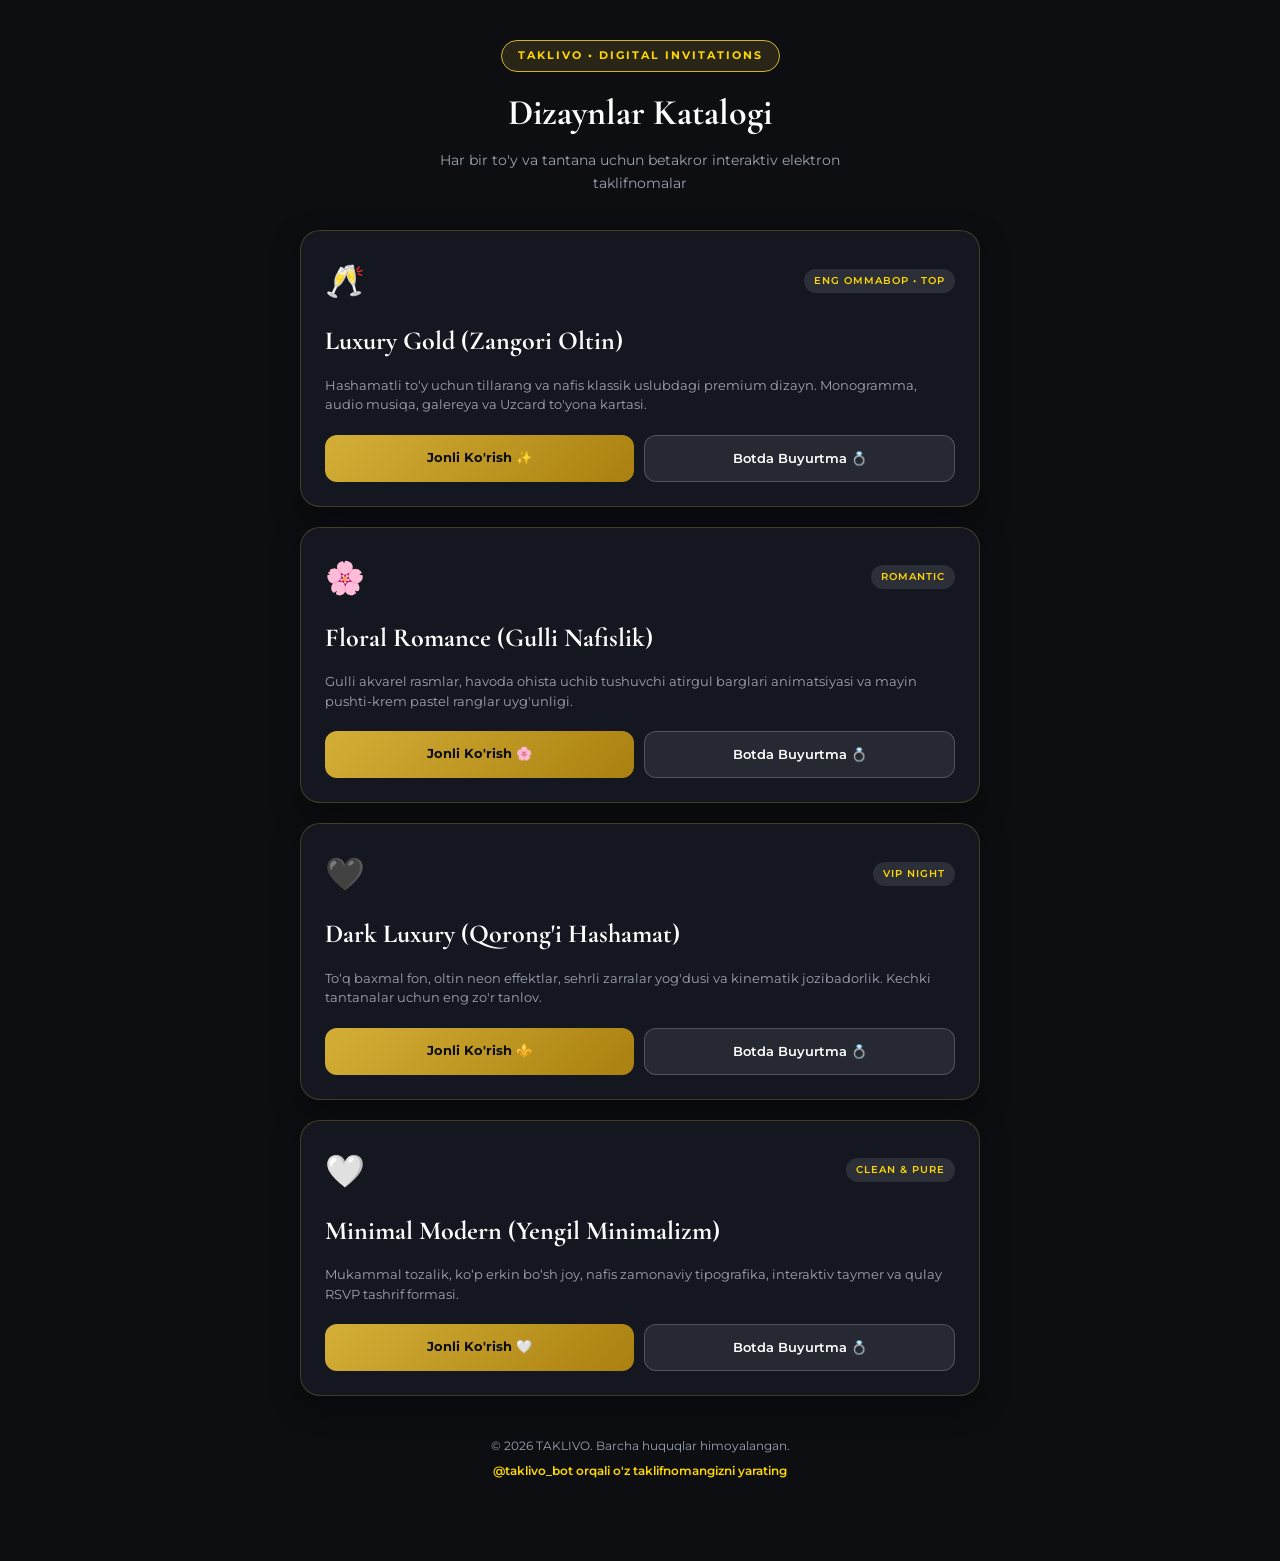
<file: index.html>
<!DOCTYPE html>
<html lang="uz">

<head>
    <meta charset="UTF-8">
    <meta name="viewport" content="width=device-width, initial-scale=1.0">
    <title>TAKLIVO — Sayt-Taklifnomalar Katalogi | Каталог приглашений</title>
    <link rel="preconnect" href="https://fonts.googleapis.com">
    <link rel="preconnect" href="https://fonts.gstatic.com" crossorigin>
    <link href="https://fonts.googleapis.com/css2?family=Cormorant+Garamond:wght@400;600;700&family=Montserrat:wght@300;400;500;600;700&display=swap" rel="stylesheet">
    <style>
        :root {
            --bg: #0c0e12;
            --card-bg: #141720;
            --gold: #d4af37;
            --gold-bright: #ffd700;
            --text-light: #f3f4f6;
            --text-dim: #9ca3af;
        }

        * {
            margin: 0;
            padding: 0;
            box-sizing: border-box;
        }

        body {
            background-color: var(--bg);
            color: var(--text-light);
            font-family: 'Montserrat', sans-serif;
            line-height: 1.6;
            padding: 40px 16px 80px;
        }

        .container {
            max-width: 680px;
            margin: 0 auto;
        }

        header {
            text-align: center;
            margin-bottom: 36px;
        }

        .logo-badge {
            display: inline-block;
            background: rgba(212, 175, 55, 0.15);
            border: 1px solid var(--gold);
            color: var(--gold-bright);
            font-size: 11px;
            font-weight: 700;
            letter-spacing: 2px;
            padding: 6px 16px;
            border-radius: 20px;
            margin-bottom: 12px;
            text-transform: uppercase;
        }

        h1 {
            font-family: 'Cormorant Garamond', serif;
            font-size: 36px;
            color: #ffffff;
            margin-bottom: 8px;
        }

        p.subtitle {
            font-size: 14px;
            color: var(--text-dim);
            max-width: 440px;
            margin: 0 auto;
        }

        .catalog-grid {
            display: flex;
            flex-direction: column;
            gap: 20px;
        }

        .template-card {
            background: var(--card-bg);
            border: 1px solid rgba(212, 175, 55, 0.25);
            border-radius: 20px;
            padding: 24px;
            display: flex;
            flex-direction: column;
            gap: 14px;
            box-shadow: 0 10px 30px rgba(0, 0, 0, 0.4);
            transition: all 0.3s ease;
        }

        .template-card:hover {
            border-color: var(--gold);
            transform: translateY(-3px);
            box-shadow: 0 12px 35px rgba(212, 175, 55, 0.2);
        }

        .card-top {
            display: flex;
            align-items: center;
            justify-content: space-between;
        }

        .template-emoji {
            font-size: 32px;
        }

        .template-badge {
            font-size: 10px;
            text-transform: uppercase;
            letter-spacing: 1px;
            padding: 4px 10px;
            border-radius: 12px;
            background: rgba(255, 255, 255, 0.1);
            color: var(--gold-bright);
            font-weight: 600;
        }

        .template-title {
            font-family: 'Cormorant Garamond', serif;
            font-size: 26px;
            color: #ffffff;
        }

        .template-desc {
            font-size: 13px;
            color: var(--text-dim);
            line-height: 1.5;
        }

        .card-actions {
            display: flex;
            gap: 10px;
            margin-top: 6px;
        }

        .btn-preview {
            flex: 1;
            text-align: center;
            background: linear-gradient(135deg, #d4af37, #aa8010);
            color: #0c0e12;
            font-size: 13px;
            font-weight: 700;
            padding: 12px;
            border-radius: 12px;
            text-decoration: none;
            transition: opacity 0.2s;
        }

        .btn-preview:hover {
            opacity: 0.92;
        }

        .btn-bot {
            flex: 1;
            text-align: center;
            background: rgba(255, 255, 255, 0.08);
            border: 1px solid rgba(255, 255, 255, 0.2);
            color: #ffffff;
            font-size: 13px;
            font-weight: 600;
            padding: 12px;
            border-radius: 12px;
            text-decoration: none;
            transition: all 0.2s;
        }

        .btn-bot:hover {
            background: rgba(255, 255, 255, 0.15);
        }

        footer {
            margin-top: 40px;
            text-align: center;
            font-size: 12px;
            color: var(--text-dim);
        }

        footer a {
            color: var(--gold-bright);
            text-decoration: none;
            font-weight: 600;
        }
    </style>
</head>

<body>

    <div class="container">
        <header>
            <div class="logo-badge">TAKLIVO • Digital Invitations</div>
            <h1>Dizaynlar Katalogi</h1>
            <p class="subtitle">Har bir to'y va tantana uchun betakror interaktiv elektron taklifnomalar</p>
        </header>

        <div class="catalog-grid">

            <!-- Luxury Gold -->
            <div class="template-card">
                <div class="card-top">
                    <span class="template-emoji">🥂</span>
                    <span class="template-badge">Eng Ommabop • Top</span>
                </div>
                <h2 class="template-title">Luxury Gold (Zangori Oltin)</h2>
                <p class="template-desc">
                    Hashamatli to‘y uchun tillarang va nafis klassik uslubdagi premium dizayn. Monogramma, audio musiqa, galereya va Uzcard to'yona kartasi.
                </p>
                <div class="card-actions">
                    <a href="/demo/luxury-gold/" class="btn-preview">Jonli Ko'rish ✨</a>
                    <a href="https://t.me/taklivo_bot" class="btn-bot" target="_blank">Botda Buyurtma 💍</a>
                </div>
            </div>

            <!-- Floral Romance -->
            <div class="template-card">
                <div class="card-top">
                    <span class="template-emoji">🌸</span>
                    <span class="template-badge">Romantic</span>
                </div>
                <h2 class="template-title">Floral Romance (Gulli Nafislik)</h2>
                <p class="template-desc">
                    Gulli akvarel rasmlar, havoda ohista uchib tushuvchi atirgul barglari animatsiyasi va mayin pushti-krem pastel ranglar uyg'unligi.
                </p>
                <div class="card-actions">
                    <a href="/demo/floral/" class="btn-preview">Jonli Ko'rish 🌸</a>
                    <a href="https://t.me/taklivo_bot" class="btn-bot" target="_blank">Botda Buyurtma 💍</a>
                </div>
            </div>

            <!-- Dark Luxury -->
            <div class="template-card">
                <div class="card-top">
                    <span class="template-emoji">🖤</span>
                    <span class="template-badge">VIP Night</span>
                </div>
                <h2 class="template-title">Dark Luxury (Qorong'i Hashamat)</h2>
                <p class="template-desc">
                    To‘q baxmal fon, oltin neon effektlar, sehrli zarralar yog'dusi va kinematik jozibadorlik. Kechki tantanalar uchun eng zo'r tanlov.
                </p>
                <div class="card-actions">
                    <a href="/demo/dark-luxury/" class="btn-preview">Jonli Ko'rish ⚜️</a>
                    <a href="https://t.me/taklivo_bot" class="btn-bot" target="_blank">Botda Buyurtma 💍</a>
                </div>
            </div>

            <!-- Minimal Modern -->
            <div class="template-card">
                <div class="card-top">
                    <span class="template-emoji">🤍</span>
                    <span class="template-badge">Clean & Pure</span>
                </div>
                <h2 class="template-title">Minimal Modern (Yengil Minimalizm)</h2>
                <p class="template-desc">
                    Mukammal tozalik, ko‘p erkin bo‘sh joy, nafis zamonaviy tipografika, interaktiv taymer va qulay RSVP tashrif formasi.
                </p>
                <div class="card-actions">
                    <a href="/demo/minimal/" class="btn-preview">Jonli Ko'rish 🤍</a>
                    <a href="https://t.me/taklivo_bot" class="btn-bot" target="_blank">Botda Buyurtma 💍</a>
                </div>
            </div>

        </div>

        <footer>
            <p>© 2026 TAKLIVO. Barcha huquqlar himoyalangan.</p>
            <p style="margin-top: 6px;"><a href="https://t.me/taklivo_bot" target="_blank">@taklivo_bot orqali o'z taklifnomangizni yarating</a></p>
        </footer>
    </div>

</body>

</html>
</file>
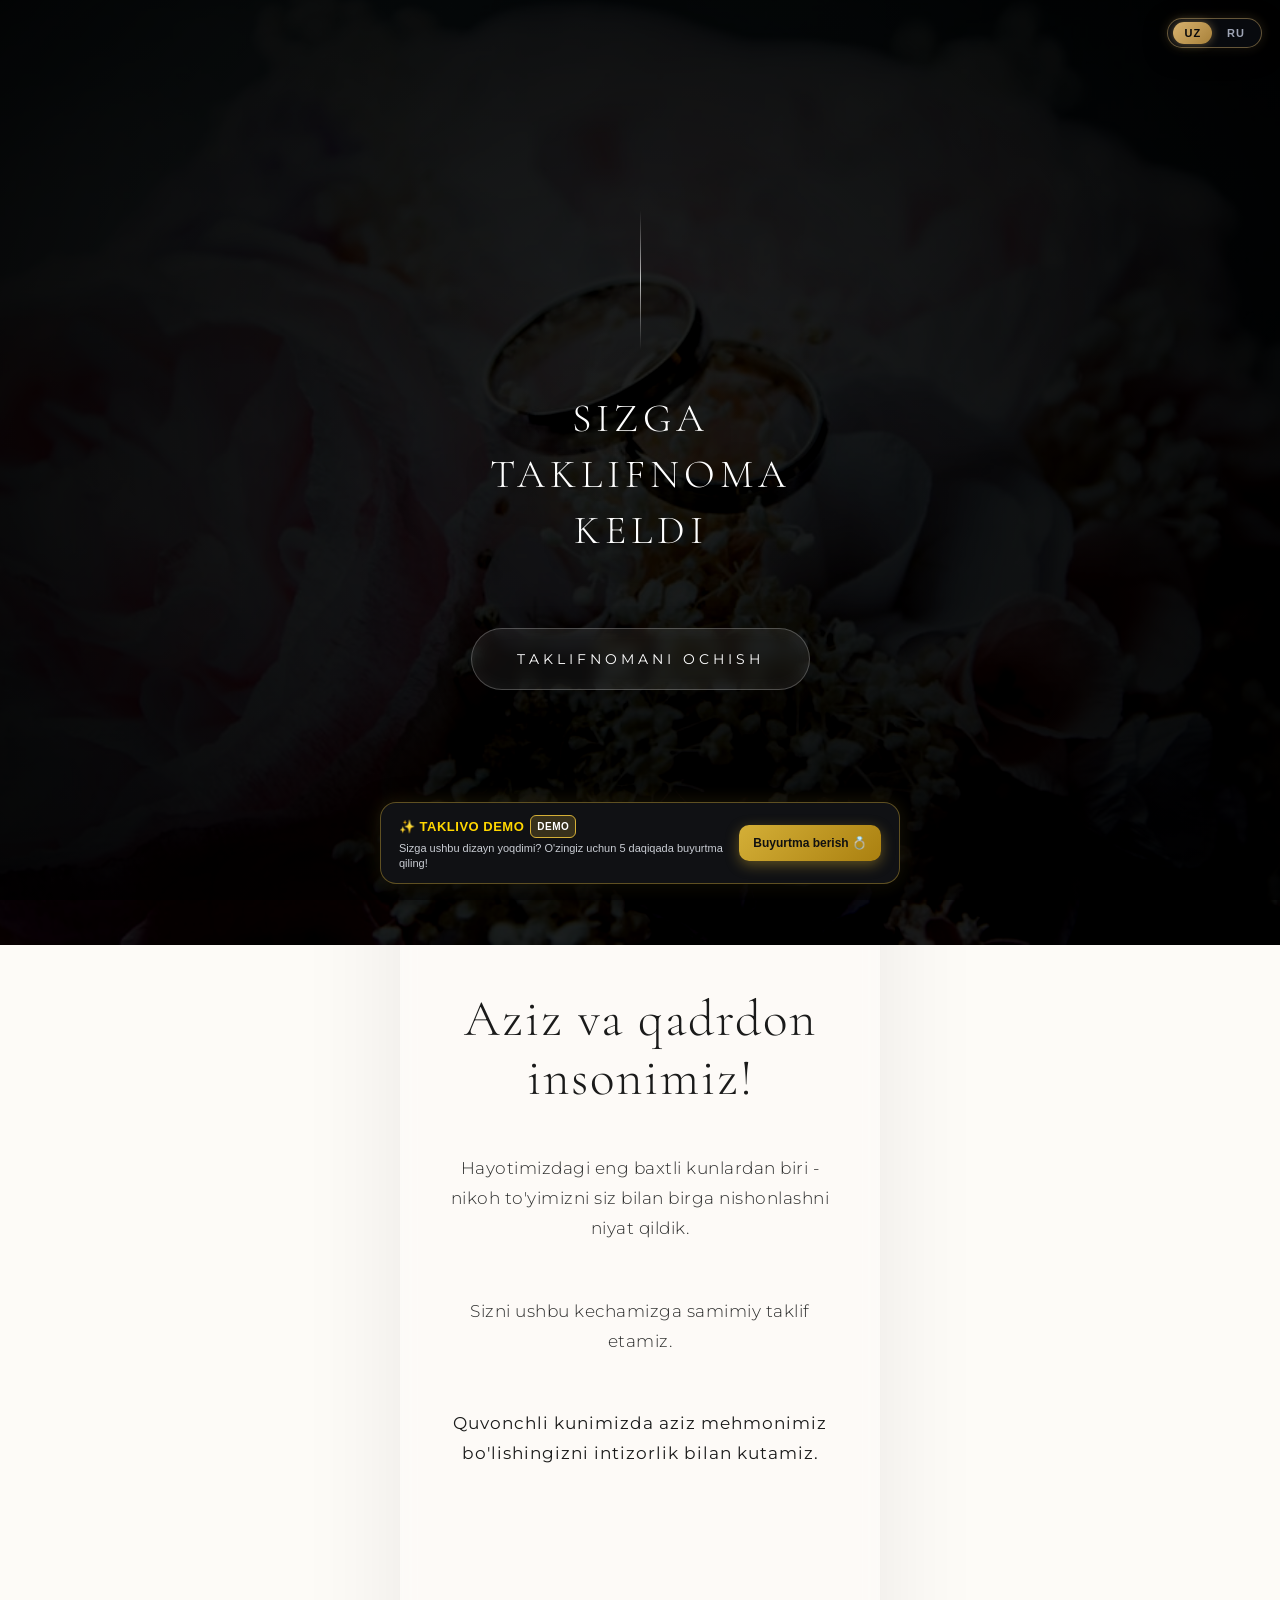
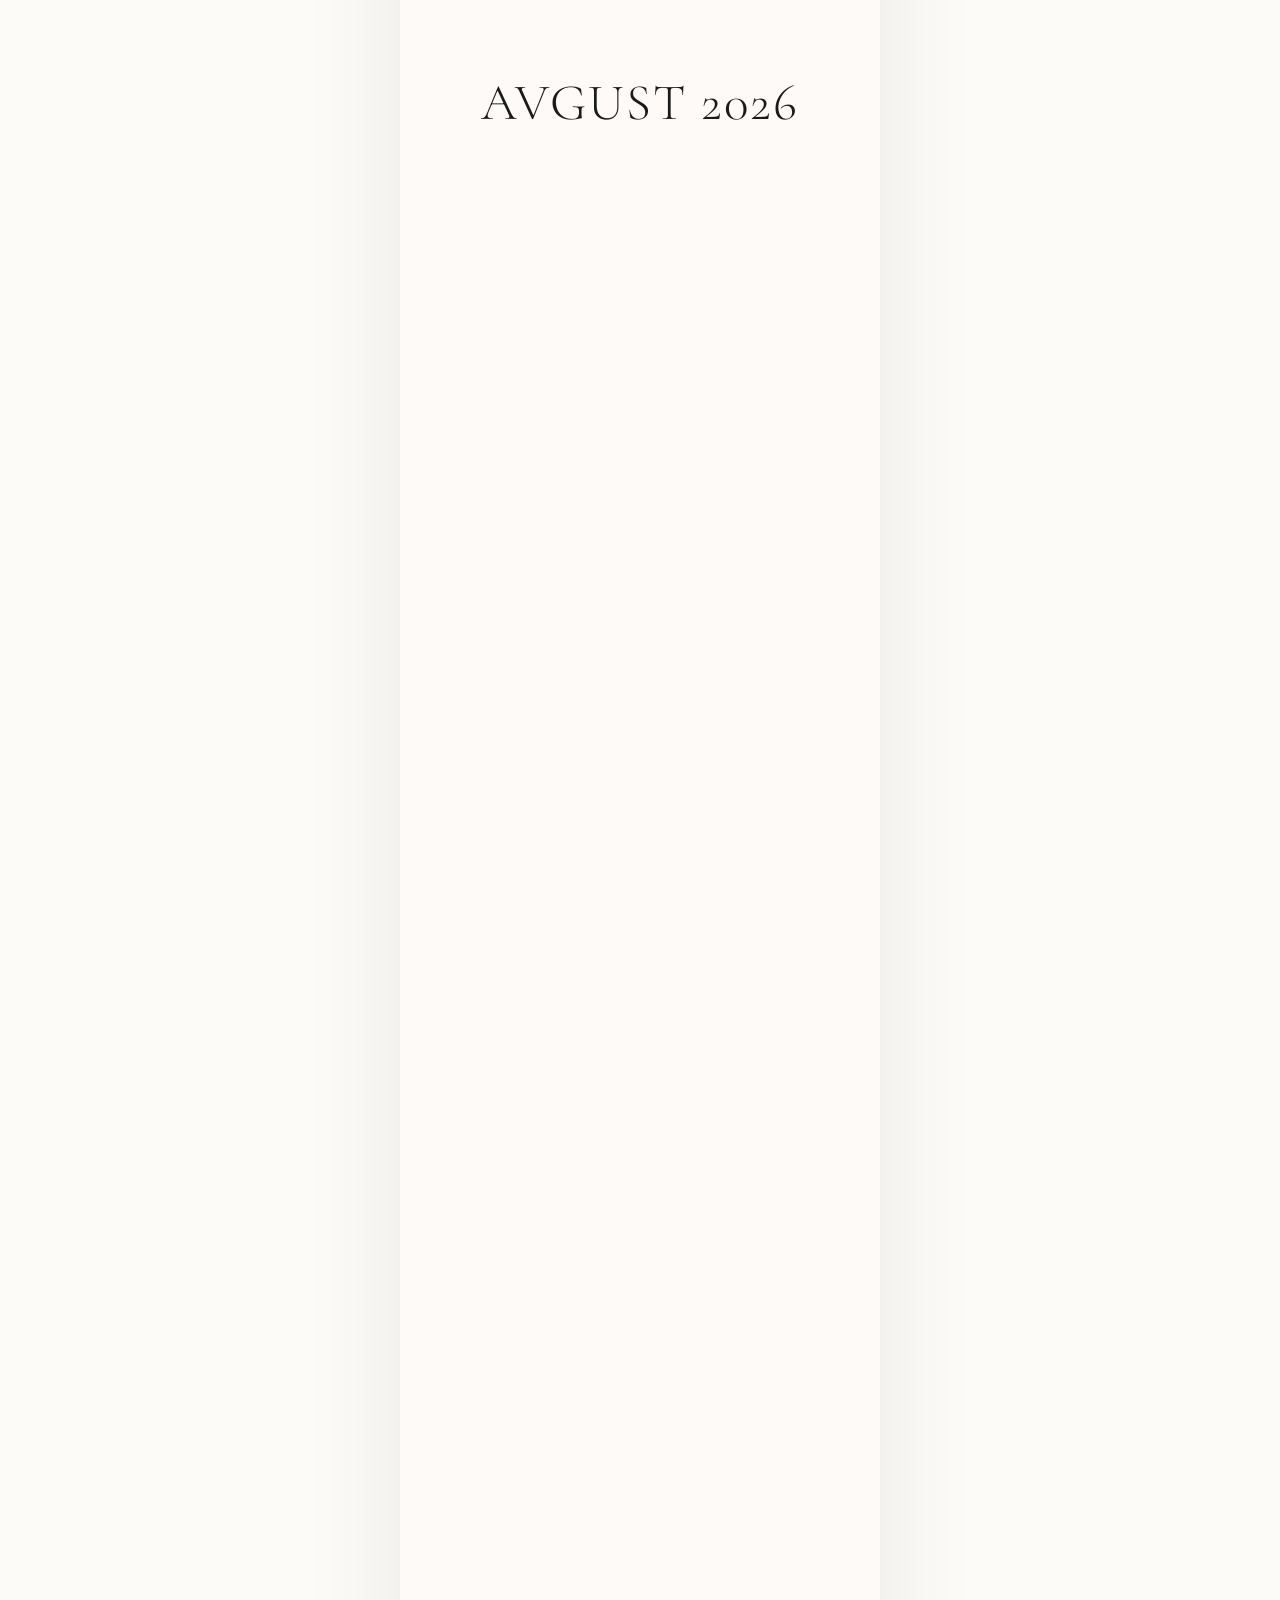
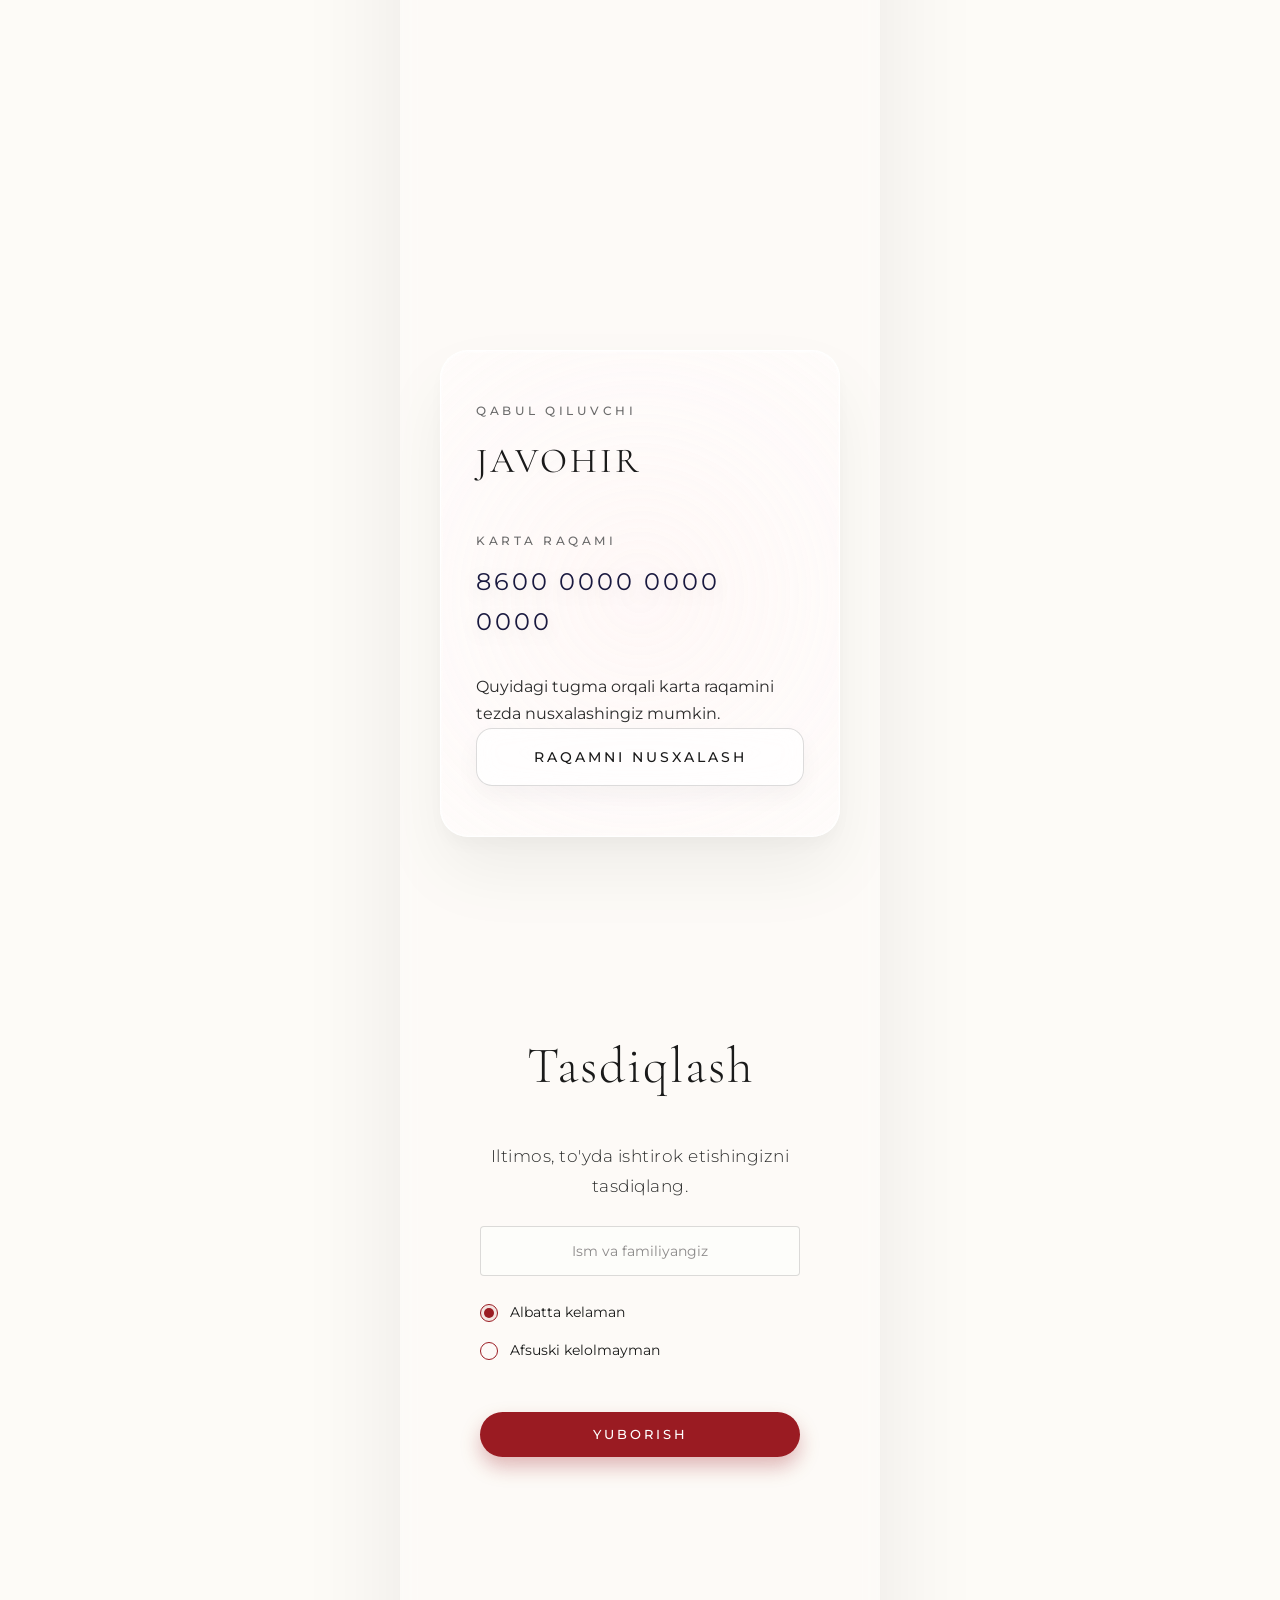
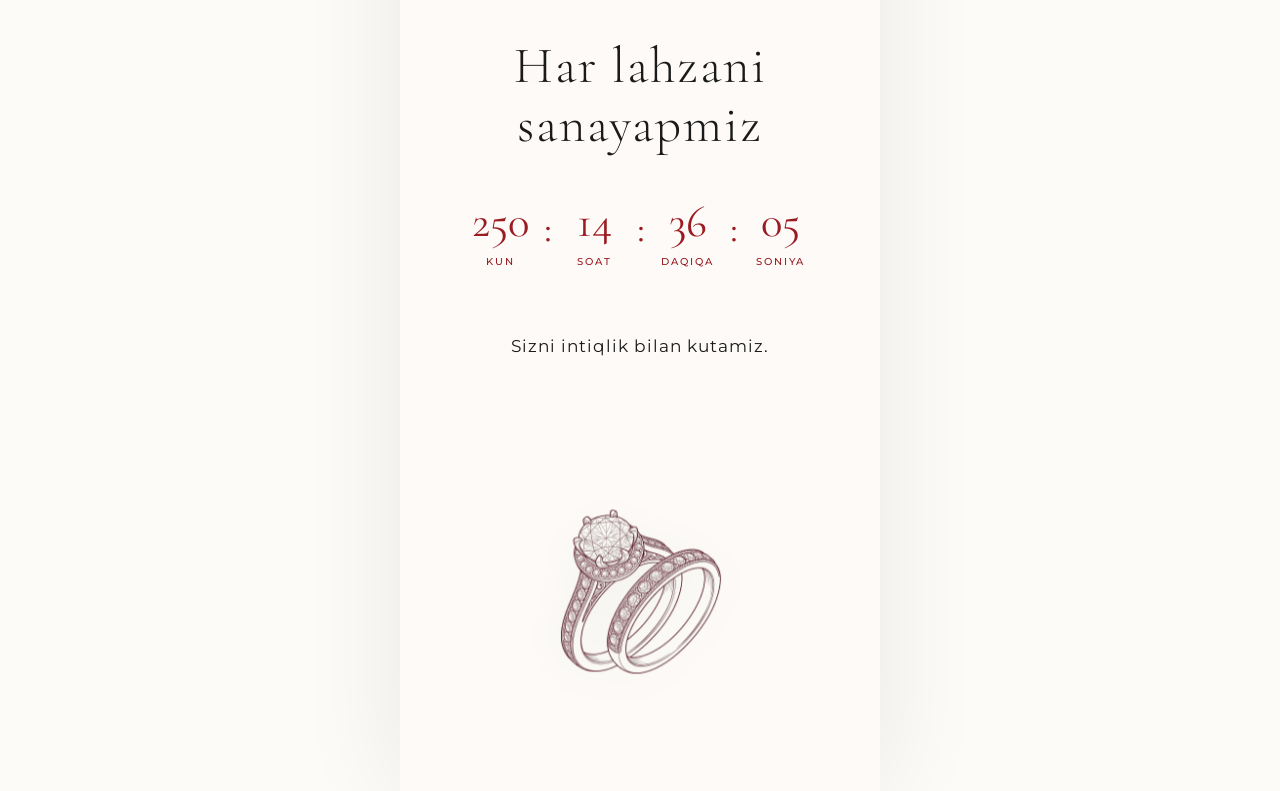
<file: templates/demo/cinematic/index.html>
<!DOCTYPE html>
<html lang="uz">
<head>
    <meta charset="UTF-8">
    <meta name="viewport" content="width=device-width, initial-scale=1.0">
    <title>Temurbek va Nodirabegim - Luxury Cinematic Invitation</title>
    
    <!-- Google Fonts -->
    <link rel="preconnect" href="https://fonts.googleapis.com">
    <link rel="preconnect" href="https://fonts.gstatic.com" crossorigin>
    <link href="https://fonts.googleapis.com/css2?family=Cormorant+Garamond:ital,wght@0,300;0,400;0,500;0,600;1,300;1,400&family=Montserrat:wght@200;300;400;500;600&display=swap" rel="stylesheet">
    
    <link rel="stylesheet" href="../assets/engine.css">
    <link rel="stylesheet" href="style.css">
    <script>
        if ('scrollRestoration' in history) {
            history.scrollRestoration = 'manual';
        }
        window.scrollTo(0, 0);
    </script>
</head>
<body class="locked">

    <!-- SVG Filter for removing black background from custom venue image while keeping original colors -->
    <svg style="display: none;">
        <filter id="remove-black">
            <!-- 1. Extract alpha from brightness (Black -> Transparent, Gold -> Opaque) -->
            <feColorMatrix in="SourceGraphic" type="luminanceToAlpha" result="mask"/>
            
            <!-- 2. Boost the mask opacity to keep the original colors vibrant -->
            <feComponentTransfer in="mask" result="boostedMask">
                <feFuncA type="linear" slope="1.5"/>
            </feComponentTransfer>

            <!-- 3. Mask the original image with the extracted alpha to keep real colors -->
            <feComposite in="SourceGraphic" in2="boostedMask" operator="in"/>
        </filter>
        
        <!-- SVG Filter for removing white background from images (e.g. rings illustration) -->
        <filter id="remove-white">
            <!-- 1. Invert the image so white background becomes black -->
            <feColorMatrix in="SourceGraphic" type="matrix" values="
                -1 0 0 0 1
                0 -1 0 0 1
                0 0 -1 0 1
                0 0 0 1 0
            " result="inverted"/>
            <!-- 2. Extract alpha from the inverted image (Black -> Transparent, Colors -> Opaque) -->
            <feColorMatrix in="inverted" type="luminanceToAlpha" result="mask"/>
            
            <!-- 3. Boost mask opacity to keep the original colors fully solid -->
            <feComponentTransfer in="mask" result="boostedMask">
                <feFuncA type="linear" slope="2"/>
            </feComponentTransfer>
            
            <!-- 4. Mask the original image with the extracted alpha -->
            <feComposite in="SourceGraphic" in2="boostedMask" operator="in"/>
        </filter>
    </svg>

    <!-- 🌟 LUXURY CINEMATIC BACKGROUND 🌟 -->
    <div class="cinematic-background" id="cinematicBg">
        <!-- Abstract luxury fluid texture -->
        <div class="luxury-texture"></div>
        <!-- Real optical bokeh overlay -->
        <div class="real-bokeh"></div>
        <!-- Volumetric light simulation via image -->
        <div class="volumetric-fog"></div>
        <!-- Vignette for cinematic depth -->
        <div class="vignette"></div>
    </div>

    <!-- Intro Screen -->
    <div class="intro-screen" id="introScreen">
        <!-- Cinematic dark romantic background -->
        <div class="intro-bg parallax-element"></div>
        <div class="intro-overlay"></div>
        <div class="intro-content">
            <div class="intro-line-anim"></div>
            
            <h1 class="intro-title reveal-text">SIZGA<br>TAKLIFNOMA<br>KELDI</h1>
            
            <button class="luxury-open-btn reveal-text delay-intro-btn" id="unlockBtn">
                <div class="btn-flare"></div>
                <span>TAKLIFNOMANI OCHISH</span>
            </button>
        </div>
    </div>

    <main class="app-container" id="mainContent">
        
        <!-- Hero Section -->
        <section class="hero" id="hero">
            <div class="hero-bg-wrapper">
                <div class="hero-bg-image parallax-bg"></div>
            </div>
            <div class="hero-overlay"></div>
            <div class="hero-content cinematic-fade">
                <h1 class="names">JAVOHIR<br><span class="va">va</span><br>MALIKA</h1>
            </div>
            <div class="scroll-indicator cinematic-fade delay-1">
                <div class="vertical-line"></div>
                <p>PASTGA SURING</p>
                <!-- Removed simple SVG/text arrow, using a glowing scroll line indicator -->
                <div class="scroll-glow-dot"></div>
            </div>
        </section>

        <!-- Message Section -->
        <section class="message section-padding" id="message">
            <h2 class="section-title cinematic-fade">Aziz va qadrdon<br>insonimiz!</h2>
            <p class="body-text cinematic-fade delay-1">Hayotimizdagi eng baxtli kunlardan biri -<br>nikoh to'yimizni siz bilan birga nishonlashni<br>niyat qildik.</p>
            <br>
            <p class="body-text cinematic-fade delay-2">Sizni ushbu kechamizga samimiy taklif<br>etamiz.</p>
            <br>
            <p class="body-text bold-text cinematic-fade delay-3">Quvonchli kunimizda aziz mehmonimiz<br>bo'lishingizni intizorlik bilan kutamiz.</p>
        </section>

        <!-- Calendar Section -->
        <section class="calendar section-padding" id="calendar">
            <h2 class="section-title cinematic-fade">AVGUST 2026</h2>
            <div class="calendar-grid cinematic-fade delay-1">
                <div class="weekdays">
                    <span>DU</span><span>SE</span><span>CHOR</span><span>PAY</span><span>JU</span><span>SHA</span><span>YA</span>
                </div>
                <div class="days">
                    <span></span><span></span><span></span><span></span><span></span>
                    <span class="cal-day">1</span><span class="cal-day">2</span>
                    <span class="cal-day">3</span><span class="cal-day">4</span><span class="cal-day">5</span><span class="cal-day">6</span><span class="cal-day">7</span><span class="cal-day">8</span><span class="cal-day">9</span>
                    <span class="cal-day">10</span><span class="cal-day">11</span>
                    <div class="highlight-day cal-day">
                        <div class="luxury-rose-bg">
                            <svg viewBox="0 0 24 24" fill="currentColor"><path d="M12 21.35l-1.45-1.32C5.4 15.36 2 12.28 2 8.5 2 5.42 4.42 3 7.5 3c1.74 0 3.41.81 4.5 2.09C13.09 3.81 14.76 3 16.5 3 19.58 3 22 5.42 22 8.5c0 3.78-3.4 6.86-8.55 11.54L12 21.35z"/></svg>
                        </div><span class="day-num">12</span>
                    </div>
                    <span class="cal-day">13</span><span class="cal-day">14</span><span class="cal-day">15</span><span class="cal-day">16</span>
                    <span class="cal-day">17</span><span class="cal-day">18</span><span class="cal-day">19</span><span class="cal-day">20</span><span class="cal-day">21</span><span class="cal-day">22</span><span class="cal-day">23</span>
                    <span class="cal-day">24</span><span class="cal-day">25</span><span class="cal-day">26</span><span class="cal-day">27</span><span class="cal-day">28</span><span class="cal-day">29</span><span class="cal-day">30</span>
                    <span class="cal-day">31</span>
                </div>
            </div>
            
            <div class="map-buttons-container cinematic-fade delay-2 mt-5">
                <a href="#" target="_blank" class="btn-map" id="addToCalendarBtn"><span class="btn-text">KALENDARGA QO'SHISH</span></a>
            </div>
        </section>

        <!-- Venue Section -->
        <section class="venue section-padding" id="venue">
            <div class="parallax-scroll" data-speed="0.08">
                <div class="building-illustration cinematic-fade">
                    <div class="luxury-image-frame">
                        <!-- High-quality custom venue illustration -->
                        <img src="images/custom-venue.png" alt="Tantanalar Saroyi">
                        <div class="frame-glow"></div>
                    </div>
                </div>
            </div>
            <h2 class="section-title cinematic-fade delay-1">To'y manzili</h2>
            <div class="venue-details cinematic-fade delay-2">
                <p class="venue-name">"VERSAL"<br>TANTANALAR SAROYI</p>
                <p class="venue-address">Manzil: Yunusobod tumani, Amir Temur<br>ko'chasi 15-uy.</p>
            </div>
            
            <div class="map-buttons-container cinematic-fade delay-3">
                <a href="#" class="btn-map"><span class="btn-text">YANDEX XARITASI</span></a>
                <div class="btn-spacer"></div>
                <a href="#" class="btn-map"><span class="btn-text">GOOGLE MAPS</span></a>
            </div>
        </section>

        <!-- Gift Section -->
        <section class="gift section-padding" id="gift">
            <h2 class="section-title cinematic-fade">To'yona</h2>
            <p class="body-text cinematic-fade delay-1">Agar istasangiz, to'yonani kuyov<br>kartasiga yuborishingiz mumkin.</p>
            
            <div class="card-wrapper cinematic-fade delay-2">
                <div class="card-container" id="luxuryCard">
                    <!-- Glassmorphism reflections and light beams -->
                    <div class="card-glow"></div>
                    <div class="card-glass-reflection"></div>
                    <div class="card-texture"></div>
                    <div class="card-details">
                        <p class="card-label">QABUL QILUVCHI</p>
                        <p class="card-name">JAVOHIR</p>
                        
                        <p class="card-label mt-4">KARTA RAQAMI</p>
                        <p class="card-number" id="cardNumber">8600 0000 0000 0000</p>
                        
                        <p class="card-hint">Quyidagi tugma orqali karta raqamini<br>tezda nusxalashingiz mumkin.</p>
                        
                        <button class="btn-copy magnetic-btn" id="copyBtn">
                            <span class="btn-text">RAQAMNI NUSXALASH</span>
                            <div class="btn-shine"></div>
                        </button>
                    </div>
                </div>
            </div>
        </section>

        <!-- RSVP Section -->
        <section class="rsvp section-padding" id="rsvp">
            <h2 class="section-title cinematic-fade">Tasdiqlash</h2>
            <p class="body-text cinematic-fade delay-1">Iltimos, to'yda ishtirok etishingizni<br>tasdiqlang.</p>
            
            <div class="rsvp-form-container cinematic-fade delay-2 mt-5">
                <form id="rsvpForm" class="rsvp-form">
                    <div class="input-wrapper">
                        <input type="text" id="guestName" class="luxury-input" placeholder="Ism va familiyangiz" required>
                    </div>
                    
                    <div class="radio-group">
                        <label class="radio-label">
                            <input type="radio" name="attendance" value="yes" required checked>
                            <span class="custom-radio"></span>
                            Albatta kelaman
                        </label>
                        <label class="radio-label mt-2">
                            <input type="radio" name="attendance" value="no">
                            <span class="custom-radio"></span>
                            Afsuski kelolmayman
                        </label>
                    </div>
                    
                    <button type="submit" class="luxury-submit-btn mt-5">
                        <span>YUBORISH</span>
                    </button>
                </form>
                
                <div class="rsvp-success hidden" id="rsvpSuccess">
                    <div class="success-card">
                        <div class="success-icon">
                            <svg viewBox="0 0 24 24" fill="none" stroke="currentColor" stroke-width="1.5" stroke-linecap="round" stroke-linejoin="round">
                                <circle cx="12" cy="12" r="10"></circle>
                                <path d="M9 12l2 2 4-4"></path>
                            </svg>
                        </div>
                        <h3 class="success-title">Javobingiz qabul qilindi!</h3>
                        <p class="body-text">Katta rahmat.</p>
                    </div>
                </div>
            </div>
        </section>

        <!-- Countdown Section -->
        <section class="countdown section-padding" id="countdown">
            <h2 class="section-title cinematic-fade">Har lahzani<br>sanayapmiz</h2>
            
            <div class="countdown-timer cinematic-fade delay-1" id="timer">
                <div class="time-block">
                    <span class="time-num" id="days">17</span>
                    <span class="time-label">KUN</span>
                </div>
                <div class="time-sep">:</div>
                <div class="time-block">
                    <span class="time-num" id="hours">17</span>
                    <span class="time-label">SOAT</span>
                </div>
                <div class="time-sep">:</div>
                <div class="time-block">
                    <span class="time-num" id="minutes">20</span>
                    <span class="time-label">DAQIQA</span>
                </div>
                <div class="time-sep">:</div>
                <div class="time-block">
                    <span class="time-num" id="seconds">25</span>
                    <span class="time-label">SONIYA</span>
                </div>
            </div>

            <p class="body-text bold-text cinematic-fade delay-2 mt-5">Sizni intiqlik bilan kutamiz.</p>

            <div class="parallax-scroll" data-speed="0.12">
                <div class="rings-illustration cinematic-fade delay-3">
                    <img src="images/rings-illustration.png" alt="Wedding Rings">
                </div>
            </div>
        </section>
        
    </main>

    <script src="../assets/engine.js"></script>
    <script src="script.js"></script>
</body>
</html>
</file>
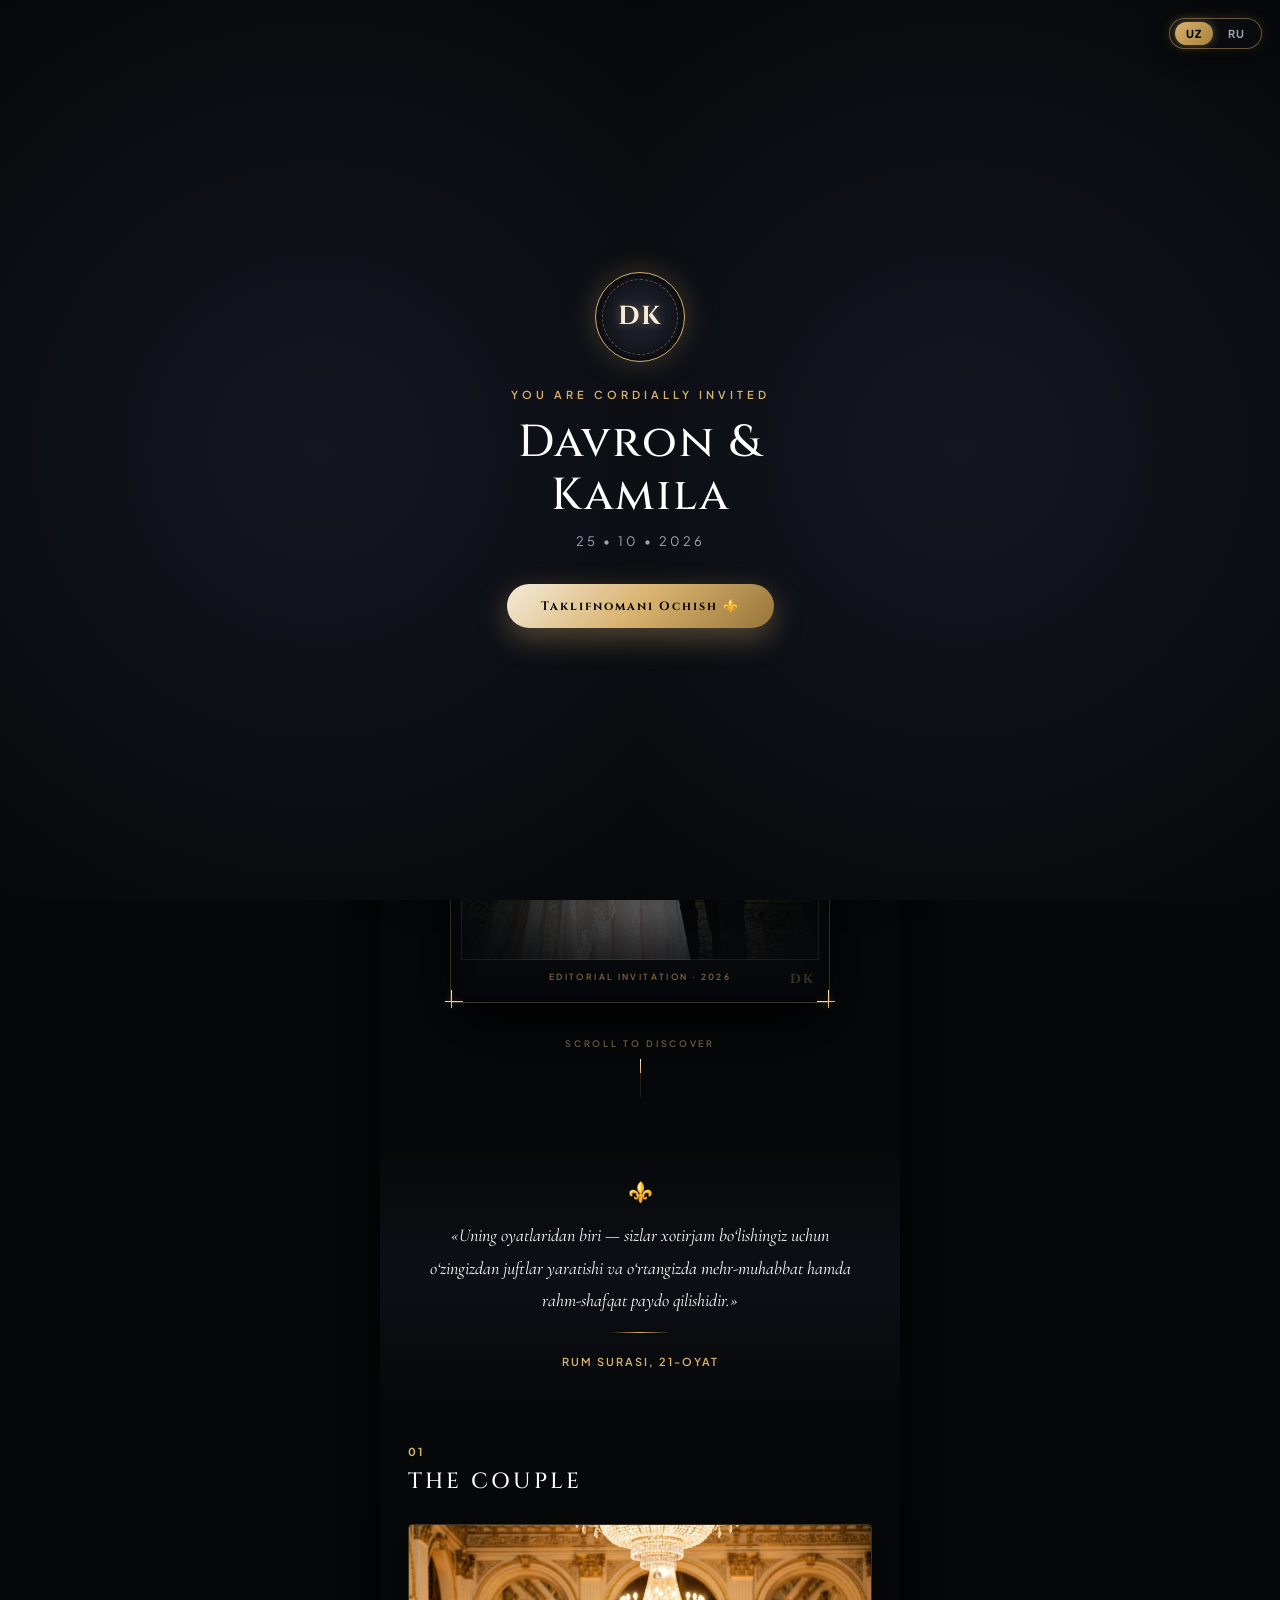
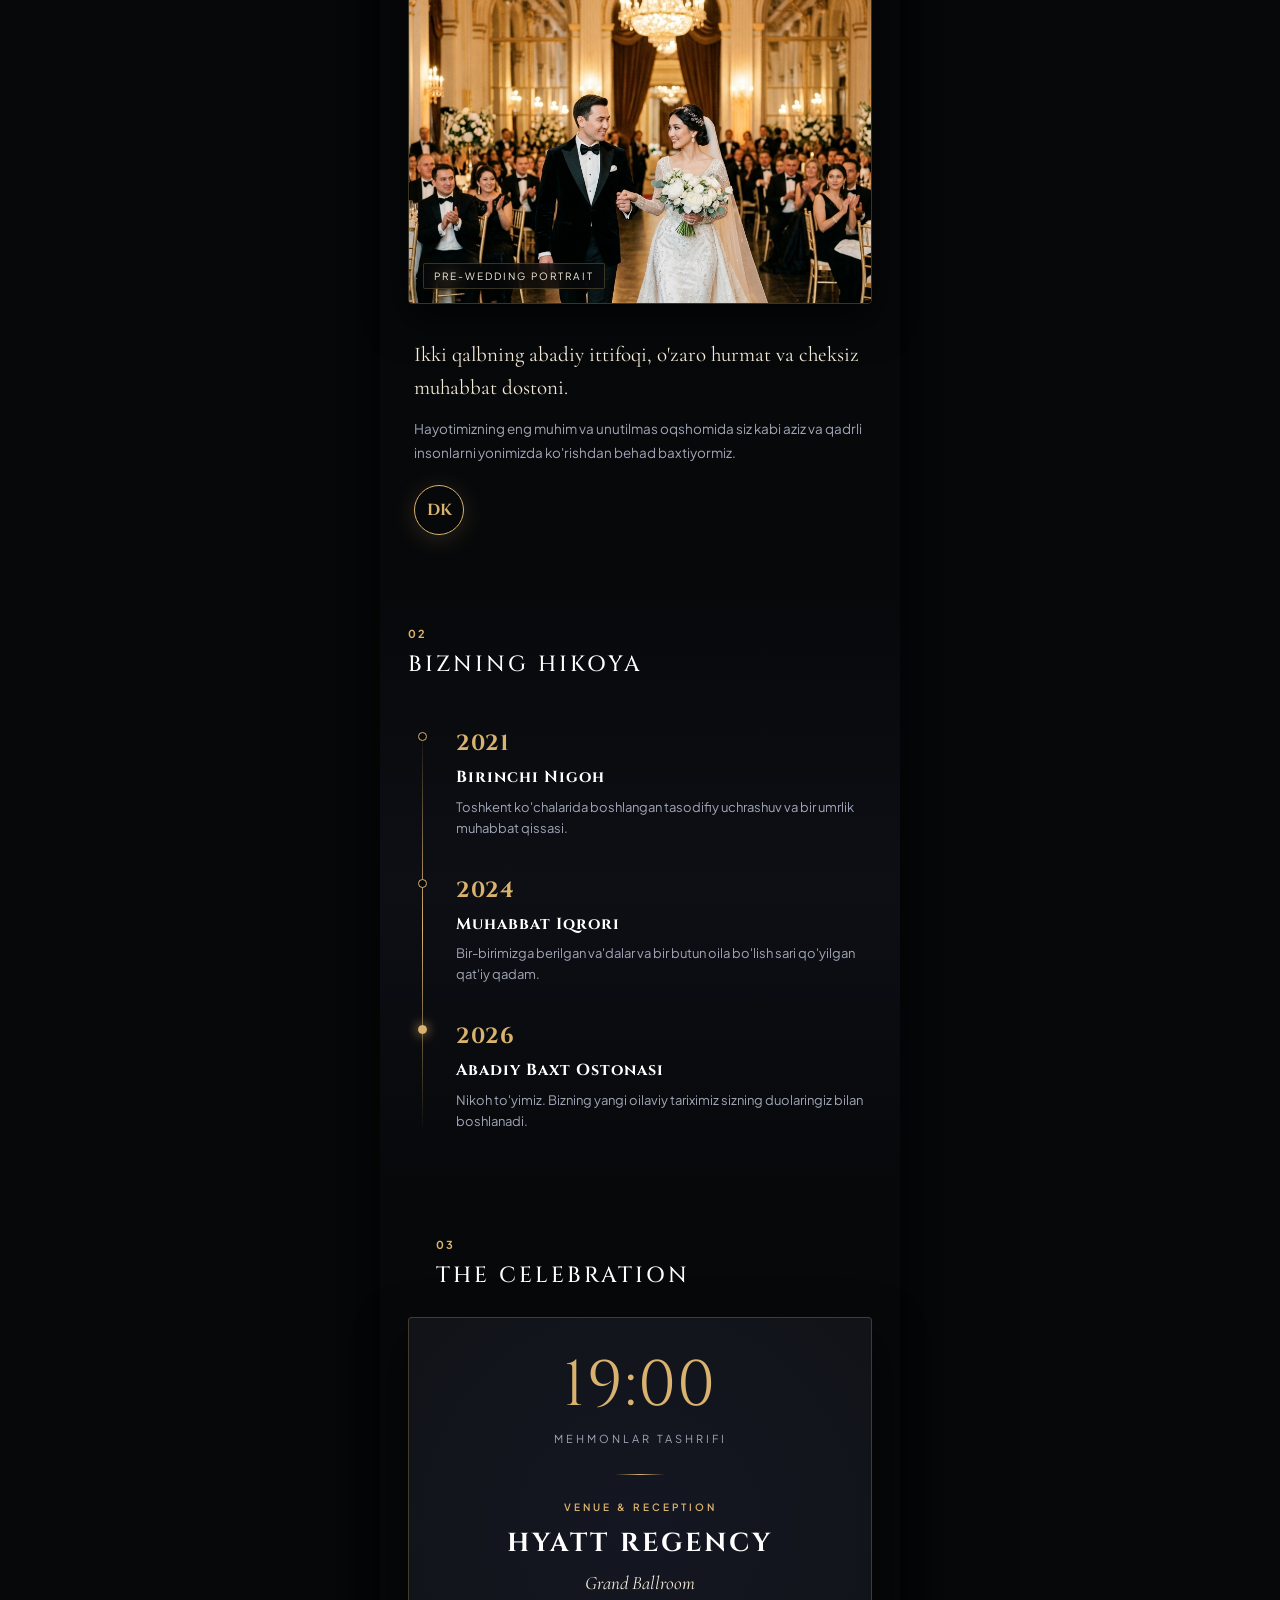
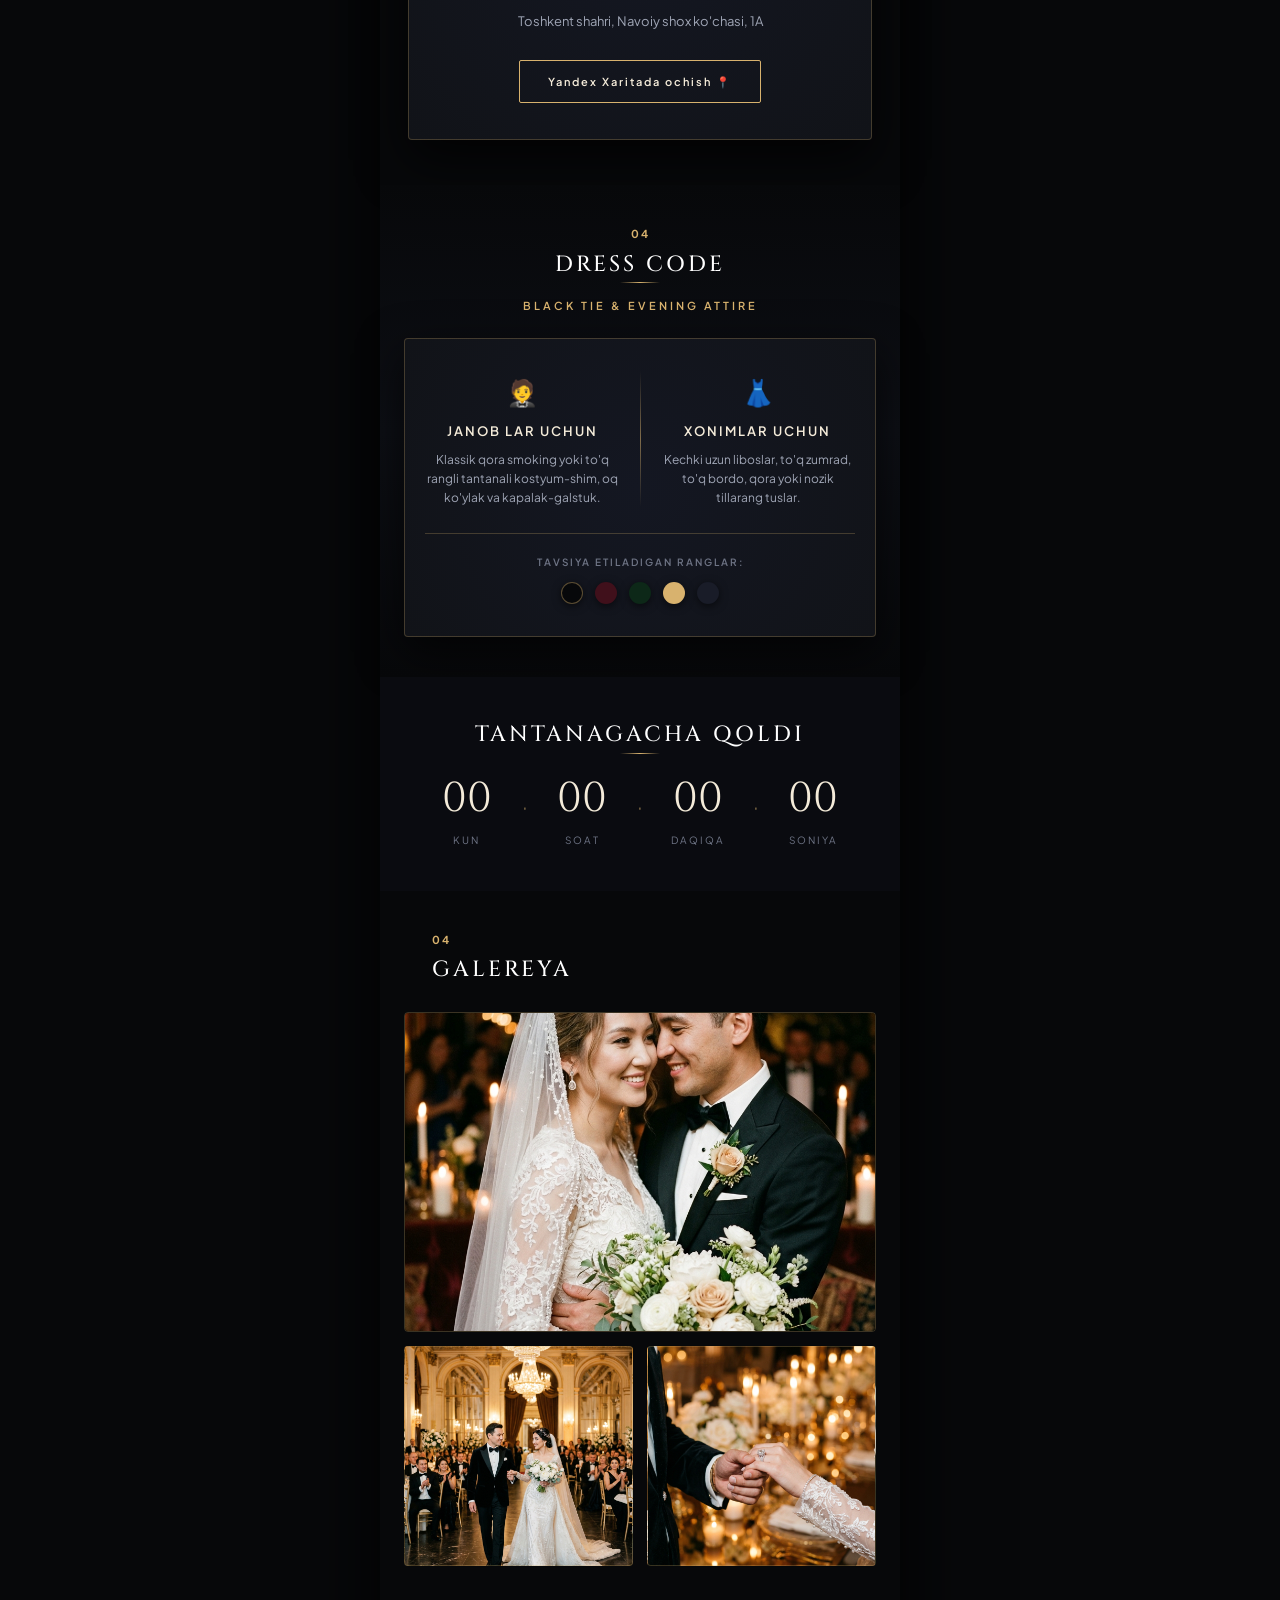
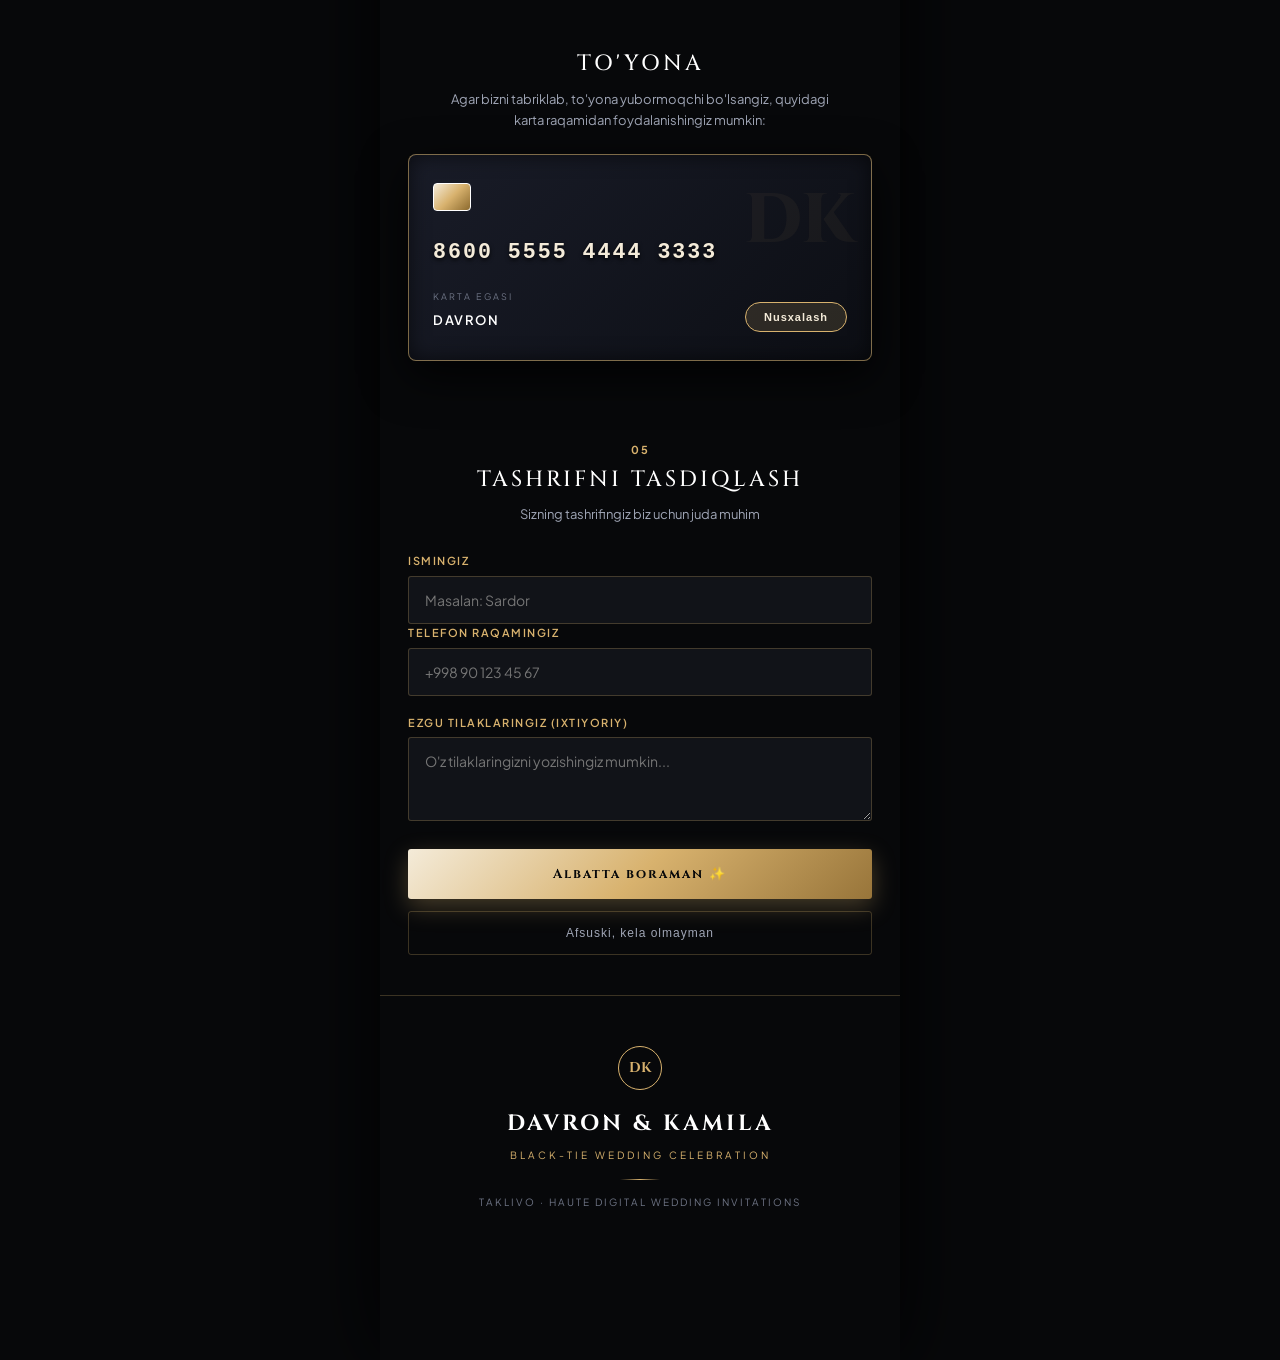
<file: templates/demo/dark-luxury/index.html>
<!DOCTYPE html>
<html lang="uz">

<head>
    <meta charset="UTF-8">
    <meta name="viewport" content="width=device-width, initial-scale=1.0, maximum-scale=5.0">
    <title>Davron & Kamila — Dark Luxury Wedding Invitation</title>
    <link rel="preconnect" href="https://fonts.googleapis.com">
    <link rel="preconnect" href="https://fonts.gstatic.com" crossorigin>
    <link href="https://fonts.googleapis.com/css2?family=Cinzel:wght@400;500;600;700;800&family=Cormorant+Garamond:ital,wght@0,300;0,400;0,500;0,600;1,400;1,500&family=Plus+Jakarta+Sans:wght@300;400;500;600;700&display=swap" rel="stylesheet">
    <link rel="stylesheet" href="../assets/engine.css">
    <link rel="stylesheet" href="style.css">
</head>

<body class="dark-luxury-body">

    <!-- Subtle Film Grain Overlay -->
    <div class="film-grain" aria-hidden="true"></div>

    <!-- Background Stardust Particles -->
    <div class="stardust-container" id="stardustContainer" aria-hidden="true"></div>

    <!-- Background Audio -->
    <audio id="weddingAudio" src="../luxury-gold/Alex Warren - Ordinary (Official Video).mp3" loop preload="auto"></audio>

    <!-- Floating Luxury Vinyl Music Controller -->
    <div class="vinyl-player-widget" id="musicBtn" onclick="toggleMusic()" role="button" aria-label="Toggle Wedding Music" tabindex="0">
        <div class="vinyl-disc" id="vinylDisc">
            <div class="vinyl-groove"></div>
            <div class="vinyl-center">
                <div class="vinyl-core"></div>
            </div>
        </div>
        <div class="vinyl-info">
            <div class="equalizer-bars" id="eqBars">
                <span></span><span></span><span></span>
            </div>
            <span class="vinyl-label" id="vinylLabel">SOUNDTRACK</span>
        </div>
    </div>

    <!-- Opening Experience Curtain -->
    <div class="curtain-overlay" id="curtainOverlay">
        <div class="curtain-panel panel-left"></div>
        <div class="curtain-panel panel-right"></div>
        <div class="curtain-centerpiece">
            <div class="embossed-seal">
                <div class="seal-inner-ring">
                    <span class="seal-initials" data-taklivo="monogram">DK</span>
                </div>
            </div>
            <p class="curtain-meta">YOU ARE CORDIALLY INVITED</p>
            <h1 class="curtain-names" data-taklivo="couple_names">Davron & Kamila</h1>
            <p class="curtain-date" data-taklivo="event_date">25 • 10 • 2026</p>
            <button class="curtain-enter-btn" onclick="openInvitation()">
                <span data-i18n="openInvite">Taklifnomani Ochish ⚜️</span>
                <div class="btn-shimmer-line"></div>
            </button>
        </div>
    </div>

    <!-- Main Content Container -->
    <main class="dark-editorial-wrapper" id="mainContent">

        <!-- 1. HERO SECTION (MASTER EDITORIAL REDESIGN) -->
        <header class="hero-cinematic reveal-block">
            <!-- Haute Horlogerie & Jewelry Crest (Monogram Seal) -->
            <div class="hero-crest-emblem">
                <div class="crest-frame-outer">
                    <div class="crest-frame-inner">
                        <span class="crest-initials" data-taklivo="monogram">DK</span>
                    </div>
                </div>
            </div>

            <!-- Top Luxury Metadata & Editorial Subtitle -->
            <div class="hero-eyebrow-container">
                <div class="hero-eyebrow-pill">
                    <span class="eyebrow-rule left"></span>
                    <span class="eyebrow-tag">THE WEDDING</span>
                    <span class="eyebrow-dot">·</span>
                    <span class="eyebrow-year">2026</span>
                    <span class="eyebrow-rule right"></span>
                </div>
                <p class="hero-editorial-caption" data-i18n="subtitle">Hayotimizning eng go'zal sahifasi boshlanmoqda</p>
            </div>

            <!-- Main Visual Anchor: Couple Names & Engraved Date -->
            <div class="hero-title-group">
                <h1 class="hero-couple-title" data-taklivo="couple_names">
                    <span class="name-first" data-taklivo="groom_name">DAVRON</span>
                    <span class="hero-ampersand-ornament">
                        <span class="ampersand-hairline left"></span>
                        <span class="ampersand">&</span>
                        <span class="ampersand-hairline right"></span>
                    </span>
                    <span class="name-second" data-taklivo="bride_name">KAMILA</span>
                </h1>
                <div class="hero-date-wrapper">
                    <p class="hero-date-engraved" data-taklivo="event_date">25 · 10 · 2026</p>
                </div>
            </div>

            <!-- Couture Editorial Portrait Mount -->
            <div class="hero-editorial-mount">
                <div class="mount-matting-frame">
                    <!-- Architectural Corner Jewel Hairlines (Cartier / Fine Jewelry Style) -->
                    <div class="jewel-corner top-left">
                        <span class="jewel-axis-h"></span>
                        <span class="jewel-axis-v"></span>
                    </div>
                    <div class="jewel-corner top-right">
                        <span class="jewel-axis-h"></span>
                        <span class="jewel-axis-v"></span>
                    </div>
                    <div class="jewel-corner bottom-left">
                        <span class="jewel-axis-h"></span>
                        <span class="jewel-axis-v"></span>
                    </div>
                    <div class="jewel-corner bottom-right">
                        <span class="jewel-axis-h"></span>
                        <span class="jewel-axis-v"></span>
                    </div>

                    <!-- Portrait Photograph Layer with Multi-Layer Vignette -->
                    <div class="mount-photo-stage">
                        <div class="hero-photo-layer" style="background-image: url('../luxury-gold/images/bosh_rasm.jpg');">
                            <div class="cinematic-vignette"></div>
                            <div class="cinematic-edge-fade"></div>
                        </div>
                        <div class="photo-inner-hairline"></div>
                    </div>

                    <!-- Fine Engraving Caption Tag & Archival Studio Debossing -->
                    <div class="mount-caption-tag">
                        <span>EDITORIAL INVITATION · 2026</span>
                    </div>
                    <div class="mount-watermark-seal" data-taklivo="monogram" aria-hidden="true">DK</div>
                </div>
            </div>

            <!-- Couture Scroll Indicator -->
            <div class="hero-scroll-cue">
                <span class="cue-label">SCROLL TO DISCOVER</span>
                <div class="cue-line-track">
                    <div class="cue-line-runner"></div>
                </div>
            </div>
        </header>

        <!-- 2. HOLY AYAT / BLESSING SECTION -->
        <section class="section-ayat reveal-block">
            <div class="ayat-seal-icon">⚜️</div>
            <p class="ayat-text-arabic">
                «Uning oyatlaridan biri — sizlar xotirjam bo‘lishingiz uchun o‘zingizdan juftlar yaratishi va o‘rtangizda mehr-muhabbat hamda rahm-shafqat paydo qilishidir.»
            </p>
            <div class="gold-hairline-separator"></div>
            <span class="ayat-source">RUM SURASI, 21-OYAT</span>
        </section>

        <!-- 3. THE COUPLE (EDITORIAL PRESENTATION) -->
        <section class="section-couple reveal-block">
            <div class="editorial-header">
                <span class="editorial-num">01</span>
                <h2 class="editorial-heading">THE COUPLE</h2>
            </div>

            <div class="couple-asymmetric-grid">
                <div class="couple-image-card">
                    <div class="couple-photo" style="background-image: url('../luxury-gold/images/galereya2.jpg');"></div>
                    <div class="photo-caption-tag">PRE-WEDDING PORTRAIT</div>
                </div>
                <div class="couple-text-block">
                    <p class="couple-lead">
                        Ikki qalbning abadiy ittifoqi, o'zaro hurmat va cheksiz muhabbat dostoni.
                    </p>
                    <p class="couple-body">
                        Hayotimizning eng muhim va unutilmas oqshomida siz kabi aziz va qadrli insonlarni yonimizda ko'rishdan behad baxtiyormiz.
                    </p>
                    <div class="monogram-seal-inline" data-taklivo="monogram">DK</div>
                </div>
            </div>
        </section>

        <!-- 4. LOVE STORY TIMELINE -->
        <section class="section-timeline reveal-block">
            <div class="editorial-header">
                <span class="editorial-num">02</span>
                <h2 class="editorial-heading" data-i18n="ourStoryTitle">LOVE STORY</h2>
            </div>

            <div class="cinematic-timeline">
                <div class="timeline-track"></div>

                <!-- 2021 -->
                <div class="timeline-step left">
                    <div class="timeline-dot"></div>
                    <div class="step-content">
                        <span class="step-year">2021</span>
                        <h3 class="step-title">Birinchi Nigoh</h3>
                        <p class="step-desc">Toshkent ko'chalarida boshlangan tasodifiy uchrashuv va bir umrlik muhabbat qissasi.</p>
                    </div>
                </div>

                <!-- 2024 -->
                <div class="timeline-step right">
                    <div class="timeline-dot"></div>
                    <div class="step-content">
                        <span class="step-year">2024</span>
                        <h3 class="step-title">Muhabbat Iqrori</h3>
                        <p class="step-desc">Bir-birimizga berilgan va'dalar va bir butun oila bo'lish sari qo'yilgan qat'iy qadam.</p>
                    </div>
                </div>

                <!-- 2026 -->
                <div class="timeline-step left highlight">
                    <div class="timeline-dot active"></div>
                    <div class="step-content">
                        <span class="step-year">2026</span>
                        <h3 class="step-title">Abadiy Baxt Ostonasi</h3>
                        <p class="step-desc">Nikoh to'yimiz. Bizning yangi oilaviy tariximiz sizning duolaringiz bilan boshlanadi.</p>
                    </div>
                </div>
            </div>
        </section>

        <!-- 5. WEDDING DETAILS (LOCATION & TIME) -->
        <section class="section-details reveal-block">
            <div class="editorial-header">
                <span class="editorial-num">03</span>
                <h2 class="editorial-heading">THE CELEBRATION</h2>
            </div>

            <div class="details-monumental-layout">
                <div class="details-time-anchor">
                    <span class="time-large" data-taklivo="event_time">19:00</span>
                    <span class="time-sub" data-i18n="gatheringTitle">MEHMONLAR TASHRIFI</span>
                </div>

                <div class="gold-vertical-divider"></div>

                <div class="details-location-anchor">
                    <span class="venue-prefix">VENUE & RECEPTION</span>
                    <h3 class="venue-grand-title" data-taklivo="venue">HYATT REGENCY</h3>
                    <p class="venue-hall">Grand Ballroom</p>
                    <p class="venue-full-address" data-taklivo="address">Toshkent shahri, Navoiy shox ko'chasi, 1A</p>

                    <a href="https://maps.google.com" target="_blank" rel="noopener noreferrer" class="cartier-map-button">
                        <span data-i18n="mapButton">LOKATSIYANI XARITADA OCHISH 📍</span>
                    </a>
                </div>
            </div>
        </section>

        <!-- 6. DRESS CODE (BLACK-TIE LUXURY) -->
        <section class="section-dresscode reveal-block">
            <div class="editorial-header center">
                <span class="editorial-num">04</span>
                <h2 class="editorial-heading" data-i18n="dresscodeTitle">DRESS CODE</h2>
                <div class="gold-hairline-separator small"></div>
                <p class="dresscode-sub" data-i18n="dresscodeSub">BLACK TIE & EVENING ATTIRE</p>
            </div>

            <div class="dresscode-editorial-card">
                <div class="dresscode-columns">
                    <div class="dresscode-col">
                        <span class="dresscode-symbol">🤵</span>
                        <h3 class="dresscode-role font-serif" data-i18n="dresscodeGentlemen">JANOB LAR UCHUN</h3>
                        <p class="dresscode-desc" data-i18n="dresscodeGentlemenDesc">Klassik qora smoking yoki to'q rangli tantanali kostyum-shim, oq ko'ylak va kapalak-galstuk.</p>
                    </div>
                    <div class="dresscode-divider-v"></div>
                    <div class="dresscode-col">
                        <span class="dresscode-symbol">👗</span>
                        <h3 class="dresscode-role font-serif" data-i18n="dresscodeLadies">XONIMLAR UCHUN</h3>
                        <p class="dresscode-desc" data-i18n="dresscodeLadiesDesc">Kechki uzun liboslar, to'q zumrad, to'q bordo, qora yoki nozik tillarang tuslar.</p>
                    </div>
                </div>

                <div class="dresscode-swatches">
                    <span class="swatch-label" data-i18n="dresscodePalette">TAVSIYA ETILADIGAN RANGLAR:</span>
                    <div class="swatches-row">
                        <span class="swatch-circle" style="background: #07080a; border: 1px solid rgba(216,178,110,0.4);" title="Obsidian Black"></span>
                        <span class="swatch-circle" style="background: #40101b;" title="Dark Burgundy"></span>
                        <span class="swatch-circle" style="background: #0d2818;" title="Emerald Jewel"></span>
                        <span class="swatch-circle" style="background: #d8b26e;" title="Champagne Gold"></span>
                        <span class="swatch-circle" style="background: #191c28;" title="Midnight Charcoal"></span>
                    </div>
                </div>
            </div>
        </section>

        <!-- 7. COUNTDOWN (ARCHITECTURAL DIVIDERS) -->
        <section class="section-countdown reveal-block">
            <div class="editorial-header center">
                <h2 class="editorial-heading" data-i18n="countdownTitle">TANTANAGACHA QOLDI</h2>
                <div class="gold-hairline-separator small"></div>
            </div>

            <div class="architectural-countdown">
                <div class="countdown-unit">
                    <span class="count-value" id="days">00</span>
                    <span class="count-label" data-i18n="days">KUN</span>
                </div>
                <div class="countdown-sep">·</div>
                <div class="countdown-unit">
                    <span class="count-value" id="hours">00</span>
                    <span class="count-label" data-i18n="hours">SOAT</span>
                </div>
                <div class="countdown-sep">·</div>
                <div class="countdown-unit">
                    <span class="count-value" id="minutes">00</span>
                    <span class="count-label" data-i18n="minutes">DAQIQA</span>
                </div>
                <div class="countdown-sep">·</div>
                <div class="countdown-unit">
                    <span class="count-value" id="seconds">00</span>
                    <span class="count-label" data-i18n="seconds">SONIYA</span>
                </div>
            </div>
        </section>

        <!-- 7. EDITORIAL PHOTO GALLERY -->
        <section class="section-gallery reveal-block">
            <div class="editorial-header">
                <span class="editorial-num">04</span>
                <h2 class="editorial-heading" data-i18n="galleryTitle">GALLERY</h2>
            </div>

            <div class="editorial-gallery-composition">
                <div class="gallery-lead-frame">
                    <div class="gallery-photo" style="background-image: url('../luxury-gold/images/galereya1.jpg');"></div>
                </div>
                <div class="gallery-sub-row">
                    <div class="gallery-photo half" style="background-image: url('../luxury-gold/images/galereya2.jpg');"></div>
                    <div class="gallery-photo half" style="background-image: url('../luxury-gold/images/galereya3.jpg');"></div>
                </div>
            </div>
        </section>

        <!-- 8. TO'YONA (VELVET EMBOSSED CARD) -->
        <section class="section-toyona reveal-block">
            <div class="editorial-header center">
                <h2 class="editorial-heading" data-i18n="toyonaTitle">TO'YONA</h2>
                <p class="toyona-editorial-note" data-i18n="toyonaDesc">
                    Agar bizni tabriklab, to'yona yubormoqchi bo'lsangiz, quyidagi karta raqamidan foydalanishingiz mumkin:
                </p>
            </div>

            <div class="luxury-black-card">
                <div class="card-chip-gold"></div>
                <div class="card-monogram-watermark" data-taklivo="monogram">DK</div>
                <div class="card-digits-row">
                    <span class="card-number-display" id="cardNumber">8600 5555 4444 3333</span>
                </div>
                <div class="card-bottom-row">
                    <div class="card-holder-group">
                        <span class="card-micro-label" data-i18n="cardHolder">KARTA EGASI</span>
                        <span class="card-holder-val" data-taklivo="groom_name">Davron</span>
                    </div>
                    <button class="cartier-copy-btn" onclick="copyCardNumber()" aria-label="Copy Card Number">
                        <span id="copyBtnText" data-i18n="cardCopy">Nusxalash</span>
                    </button>
                </div>
            </div>
        </section>

        <!-- 9. RSVP SECTION (HAUTE-COUTURE FORM) -->
        <section class="section-rsvp reveal-block">
            <div class="editorial-header center">
                <span class="editorial-num">05</span>
                <h2 class="editorial-heading" data-i18n="rsvpTitle">TASHRIFNI TASDIQLASH</h2>
                <p class="rsvp-editorial-sub" data-i18n="rsvpSubtitle">Sizning ishtirokingiz biz uchun juda muhim</p>
            </div>

            <form class="couture-form" id="rsvpForm">
                <div class="form-row-group">
                    <div class="form-floating-field">
                        <label for="name" data-i18n="rsvpNameLabel">Ismingiz</label>
                        <input type="text" id="name" required placeholder="Masalan: Sardor" data-i18n-placeholder="rsvpNamePlaceholder" autocomplete="name">
                    </div>
                    <div class="form-floating-field">
                        <label for="phone" data-i18n="rsvpPhoneLabel">Telefon raqam</label>
                        <input type="tel" id="phone" required placeholder="+998 90 123 45 67" data-i18n-placeholder="rsvpPhonePlaceholder" autocomplete="tel">
                    </div>
                </div>

                <div class="form-floating-field">
                    <label for="message" data-i18n="rsvpMsgLabel">Ezgu tilaklaringiz</label>
                    <textarea id="message" rows="3" placeholder="O'z tilaklaringizni yozishingiz mumkin..." data-i18n-placeholder="rsvpMsgPlaceholder"></textarea>
                </div>

                <input type="hidden" id="attendanceStatus" value="Albatta Boraman">

                <div class="form-dual-actions">
                    <button type="submit" class="rsvp-primary-gold-btn" onclick="document.getElementById('attendanceStatus').value = 'Albatta Boraman'">
                        <span data-i18n="rsvpAccept">Albatta boraman ✨</span>
                    </button>
                    <button type="submit" class="rsvp-ghost-btn" onclick="document.getElementById('attendanceStatus').value = 'Afsuski Kela olmayman'">
                        <span data-i18n="rsvpDecline">Afsuski kela olmayman</span>
                    </button>
                </div>
            </form>
        </section>

        <!-- 10. LUXURY FOOTER -->
        <footer class="editorial-footer reveal-block">
            <div class="footer-seal" data-taklivo="monogram">DK</div>
            <h2 class="footer-couple-name" data-taklivo="couple_names">Davron & Kamila</h2>
            <p class="footer-tagline">BLACK-TIE WEDDING CELEBRATION</p>
            <div class="gold-hairline-separator small"></div>
            <p class="footer-brand">TAKLIVO · HAUTE DIGITAL WEDDING INVITATIONS</p>
        </footer>

    </main>

    <!-- Success Modal -->
    <div class="success-modal" id="successModal" role="dialog" aria-modal="true">
        <div class="modal-box-luxury">
            <div class="modal-crest">⚜️</div>
            <h3 data-i18n="rsvpThanks">Rahmat!</h3>
            <p data-i18n="rsvpSuccessMsg">Sizning javobingiz muvaffaqiyatli qabul qilindi.</p>
            <button class="modal-close-gold" onclick="document.getElementById('successModal').classList.remove('open')" data-i18n="closeBtn">Yopish</button>
        </div>
    </div>

    <!-- Engine & Local Scripts -->
    <script src="../assets/engine.js"></script>
    <script src="script.js"></script>
</body>

</html>
</file>
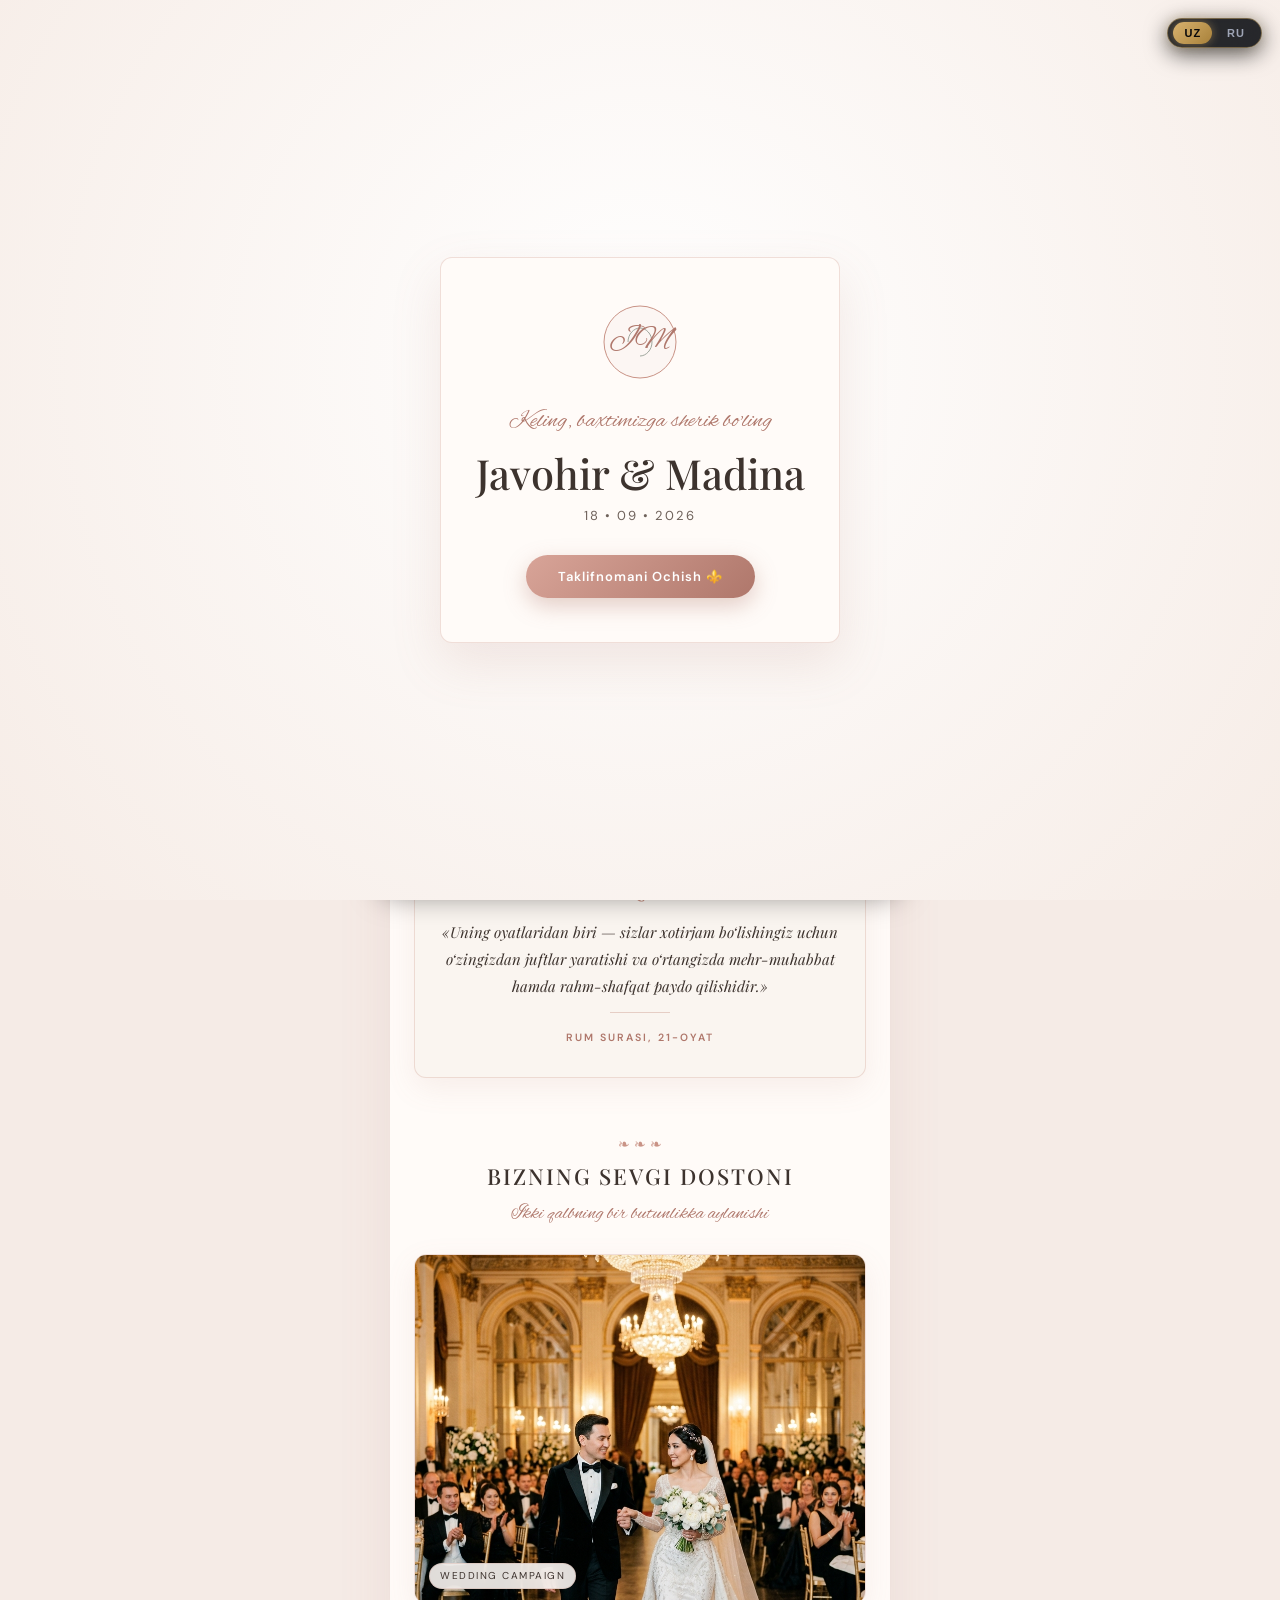
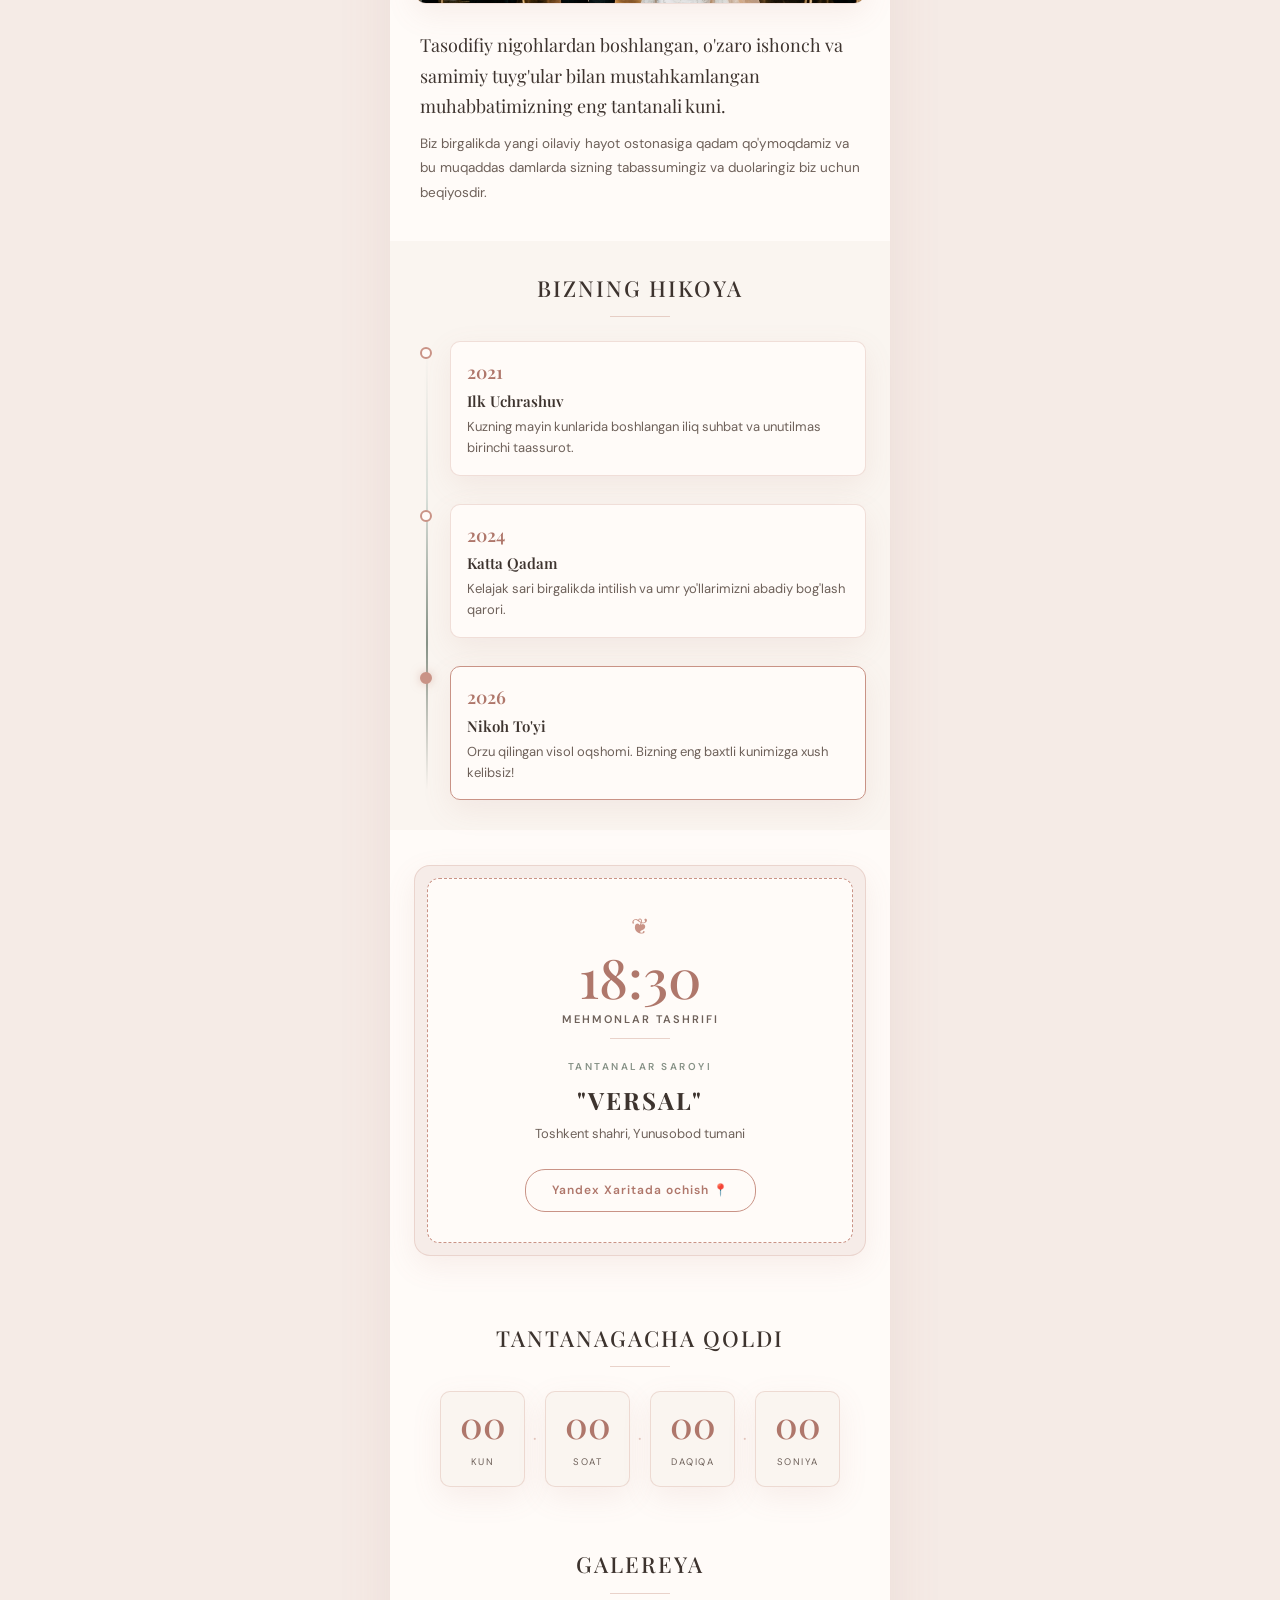
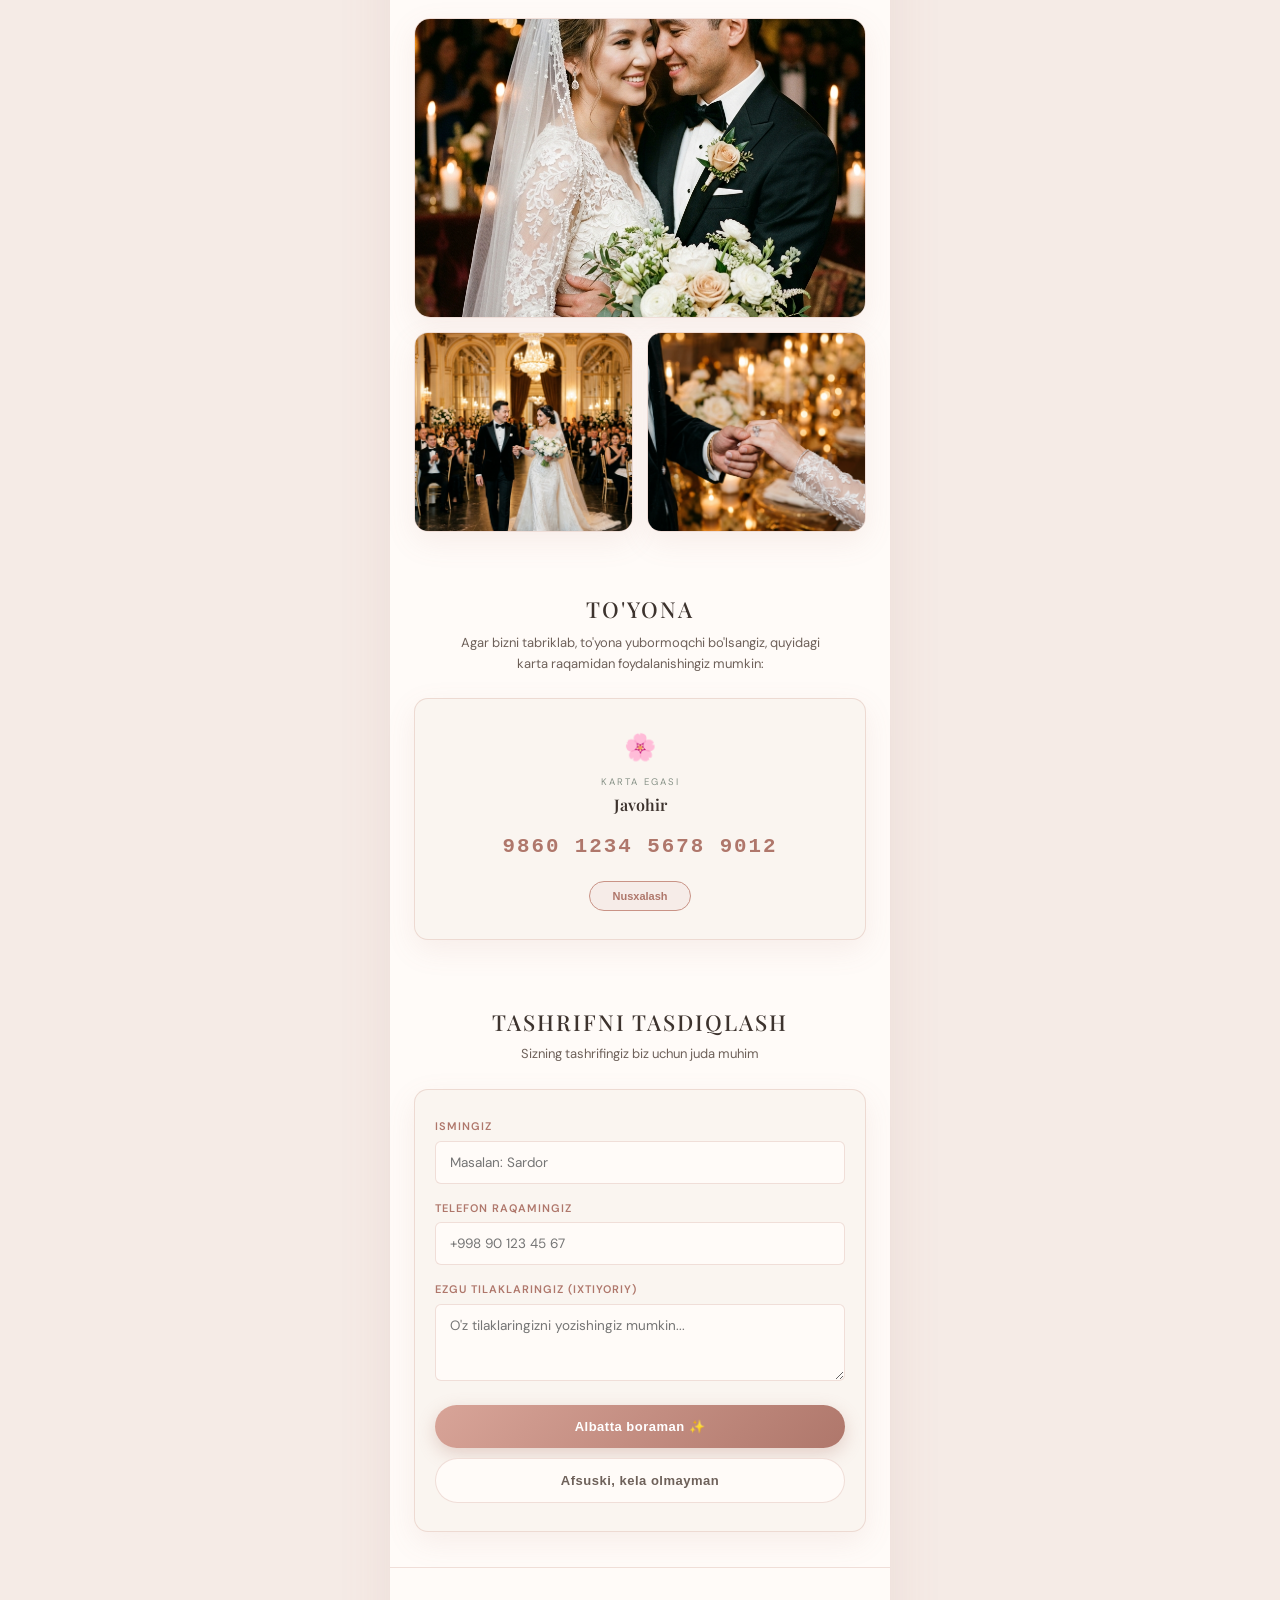
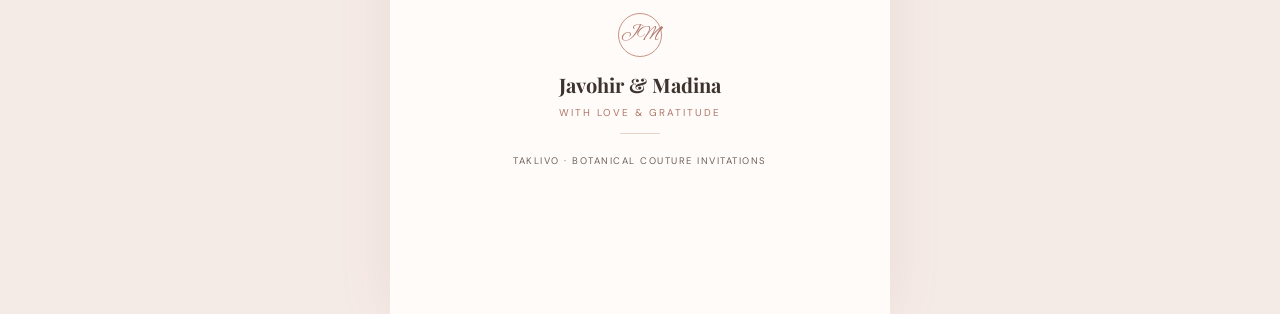
<file: templates/demo/floral/index.html>
<!DOCTYPE html>
<html lang="uz">

<head>
    <meta charset="UTF-8">
    <meta name="viewport" content="width=device-width, initial-scale=1.0, maximum-scale=5.0">
    <title>Javohir & Madina — Luxury Botanical Wedding Invitation</title>
    <link rel="preconnect" href="https://fonts.googleapis.com">
    <link rel="preconnect" href="https://fonts.gstatic.com" crossorigin>
    <link href="https://fonts.googleapis.com/css2?family=Alex+Brush&family=DM+Sans:ital,opsz,wght@0,9..40,300;0,9..40,400;0,9..40,500;0,9..40,600;1,9..40,400&family=Playfair+Display:ital,wght@0,400;0,500;0,600;0,700;1,400;1,500&display=swap" rel="stylesheet">
    <link rel="stylesheet" href="../assets/engine.css">
    <link rel="stylesheet" href="style.css">
</head>

<body class="floral-stationery-body">

    <!-- Subtle Handmade Paper Texture -->
    <div class="paper-texture" aria-hidden="true"></div>

    <!-- Very Subtle Floating Petals Canvas -->
    <div class="petals-drift-container" id="petalsContainer" aria-hidden="true"></div>

    <!-- Background Audio -->
    <audio id="weddingAudio" src="../luxury-gold/Alex Warren - Ordinary (Official Video).mp3" loop preload="auto"></audio>

    <!-- Floating Botanical Audio Badge -->
    <div class="botanical-music-badge" id="musicBtn" onclick="toggleMusic()" role="button" aria-label="Toggle Wedding Music" tabindex="0">
        <div class="botanical-wreath-spin" id="musicWreath">
            <svg viewBox="0 0 40 40" class="wreath-mini-svg">
                <circle cx="20" cy="20" r="17" fill="none" stroke="#c99386" stroke-width="0.8" stroke-dasharray="3,3"/>
                <path d="M 20 5 C 23 8, 25 12, 23 16 C 21 20, 19 24, 21 28" fill="none" stroke="#879287" stroke-width="0.7"/>
            </svg>
        </div>
        <div class="music-badge-info">
            <span class="music-note-icon">♪</span>
            <span class="music-badge-text" id="musicStatusText">MELODY</span>
        </div>
    </div>

    <!-- Opening Stationery Envelope Screen -->
    <div class="stationery-opening-screen" id="openingScreen">
        <div class="deckle-edge-envelope">
            <div class="envelope-botanical-seal">
                <svg viewBox="0 0 80 80" class="seal-svg">
                    <circle cx="40" cy="40" r="36" fill="#fcf6f3" stroke="#c99386" stroke-width="1"/>
                    <path d="M 28 40 C 28 32, 34 26, 40 26 C 46 26, 52 32, 52 40 C 52 48, 46 54, 40 54" fill="none" stroke="#879287" stroke-width="0.8"/>
                </svg>
                <span class="seal-letters" data-taklivo="monogram">JM</span>
            </div>
            <p class="opening-calligraphy">Keling, baxtimizga sherik bo'ling</p>
            <h1 class="opening-names font-serif" data-taklivo="couple_names">Javohir & Madina</h1>
            <p class="opening-date" data-taklivo="event_date">18 • 09 • 2026</p>
            <button class="stationery-unfold-btn" onclick="openFloralInvitation()">
                <span data-i18n="openInvite">Taklifnomani Ochish 🌸</span>
            </button>
        </div>
    </div>

    <!-- Main Botanical Editorial Layout -->
    <main class="floral-main-wrapper" id="mainContent">

        <!-- 1. HERO SECTION -->
        <header class="floral-hero reveal-up">
            <!-- Luxury Botanical Corner Blooms -->
            <div class="botanical-corner top-left-corner" aria-hidden="true">
                <img src="images/floral-corner-left.png" alt="" class="floral-corner-img" loading="eager" />
            </div>
            <div class="botanical-corner top-right-corner" aria-hidden="true">
                <img src="images/floral-corner-right.png" alt="" class="floral-corner-img" loading="eager" />
            </div>

            <span class="bismillah-line font-serif">Bismillohir Rahmonir Rahim</span>
            <p class="hero-calligraphy-accent">Keling, baxtimizga sherik bo'ling</p>

            <h1 class="hero-names-display font-serif" data-taklivo="couple_names">
                Javohir <span class="script-amp">&</span> Madina
            </h1>

            <div class="hero-botanical-date">
                <span class="date-leaf-decor">❦</span>
                <span class="date-text" data-taklivo="event_date">18 • 09 • 2026</span>
                <span class="date-leaf-decor">❦</span>
            </div>

            <!-- Arched Photo Frame with Botanical Overlap -->
            <div class="hero-botanical-portrait-wrap">
                <div class="arched-photo-frame">
                    <div class="arch-image" style="background-image: url('../luxury-gold/images/bosh_rasm.jpg');"></div>
                    <div class="arch-soft-overlay"></div>
                </div>
                <!-- Overlapping Luxury Botanical Garland (White Blooms with Gold Vines & Pearls) -->
                <div class="overlapping-branch" aria-hidden="true">
                    <img src="images/floral-garland.png" alt="" class="floral-overlap-img" loading="lazy" />
                </div>
            </div>

            <p class="hero-invitation-words font-serif">
                Aziz qadrdonimiz! Hayotimizning eng go'zal va unutilmas oqshomida sizni baxtimizga sherik bo'lishga taklif etamiz.
            </p>
        </header>

        <!-- 2. HOLY AYAT (DECKLE-EDGED COTTON CARD) -->
        <section class="section-botanical-ayat reveal-up">
            <div class="cotton-paper-card">
                <div class="botanical-crest-mini">❦</div>
                <p class="ayat-verse-quote font-serif">
                    «Uning oyatlaridan biri — sizlar xotirjam bo‘lishingiz uchun o‘zingizdan juftlar yaratishi va o‘rtangizda mehr-muhabbat hamda rahm-shafqat paydo qilishidir.»
                </p>
                <div class="botanical-hairline"></div>
                <span class="ayat-source-tag">RUM SURASI, 21-OYAT</span>
            </div>
        </section>

        <!-- 3. THE COUPLE EDITORIAL -->
        <section class="section-botanical-couple reveal-up">
            <div class="botanical-section-header">
                <span class="header-ornament">❧ ❧ ❧</span>
                <h2 class="header-serif-title font-serif">BIZNING SEVGI DOSTONI</h2>
                <p class="header-calligraphy-sub">Ikki qalbning bir butunlikka aylanishi</p>
            </div>

            <div class="botanical-couple-composition">
                <div class="portrait-card-artistic">
                    <div class="artistic-photo" style="background-image: url('../luxury-gold/images/galereya2.jpg');"></div>
                    <div class="botanical-floating-tag">WEDDING CAMPAIGN</div>
                </div>
                <div class="couple-editorial-text">
                    <p class="text-lead font-serif">
                        Tasodifiy nigohlardan boshlangan, o'zaro ishonch va samimiy tuyg'ular bilan mustahkamlangan muhabbatimizning eng tantanali kuni.
                    </p>
                    <p class="text-body">
                        Biz birgalikda yangi oilaviy hayot ostonasiga qadam qo'ymoqdamiz va bu muqaddas damlarda sizning tabassumingiz va duolaringiz biz uchun beqiyosdir.
                    </p>
                </div>
            </div>
        </section>

        <!-- 4. LOVE STORY TIMELINE -->
        <section class="section-botanical-timeline reveal-up">
            <div class="botanical-section-header">
                <h2 class="header-serif-title font-serif" data-i18n="ourStoryTitle">BIZNING HIKOYA</h2>
                <div class="botanical-hairline center"></div>
            </div>

            <div class="vine-timeline-wrapper">
                <div class="timeline-vine-stem" aria-hidden="true"></div>

                <!-- 2021 -->
                <div class="timeline-node left">
                    <div class="node-bud"></div>
                    <div class="node-leaf-card">
                        <span class="node-year font-serif">2021</span>
                        <h3 class="node-title font-serif">Ilk Uchrashuv</h3>
                        <p class="node-desc">Kuzning mayin kunlarida boshlangan iliq suhbat va unutilmas birinchi taassurot.</p>
                    </div>
                </div>

                <!-- 2024 -->
                <div class="timeline-node right">
                    <div class="node-bud"></div>
                    <div class="node-leaf-card">
                        <span class="node-year font-serif">2024</span>
                        <h3 class="node-title font-serif">Katta Qadam</h3>
                        <p class="node-desc">Kelajak sari birgalikda intilish va umr yo'llarimizni abadiy bog'lash qarori.</p>
                    </div>
                </div>

                <!-- 2026 -->
                <div class="timeline-node left highlight">
                    <div class="node-bud bloomed"></div>
                    <div class="node-leaf-card featured">
                        <span class="node-year font-serif">2026</span>
                        <h3 class="node-title font-serif">Nikoh To'yi</h3>
                        <p class="node-desc">Orzu qilingan visol oqshomi. Bizning eng baxtli kunimizga xush kelibsiz!</p>
                    </div>
                </div>
            </div>
        </section>

        <!-- 5. WEDDING DETAILS (STATIONERY CARD LAYOUT) -->
        <section class="section-botanical-details reveal-up">
            <div class="botanical-invitation-envelope-card">
                <div class="card-inner-border">
                    <div class="details-anchor-time">
                        <span class="clock-icon-leaf">❦</span>
                        <h3 class="time-callout font-serif" data-taklivo="event_time">18:30</h3>
                        <p class="schedule-sub" data-i18n="gatheringTitle">MEHMONLAR TASHRIFI</p>
                    </div>

                    <div class="botanical-hairline center"></div>

                    <div class="details-venue-info">
                        <span class="venue-sup">TANTANALAR SAROYI</span>
                        <h4 class="venue-name-serif font-serif" data-taklivo="venue">"VERSAL"</h4>
                        <p class="venue-location-line" data-taklivo="address">Toshkent shahri, Yunusobod tumani</p>

                        <a href="https://maps.yandex.ru" target="_blank" rel="noopener noreferrer" class="botanical-map-btn">
                            <span data-i18n="mapButton">Xaritada ochish 📍</span>
                        </a>
                    </div>
                </div>
            </div>
        </section>

        <!-- 6. COUNTDOWN (CHAMPAGNE REFINED BLOCKS) -->
        <section class="section-botanical-countdown reveal-up">
            <div class="botanical-section-header">
                <h2 class="header-serif-title font-serif" data-i18n="countdownTitle">TANTANAGACHA QOLDI</h2>
                <div class="botanical-hairline center"></div>
            </div>

            <div class="botanical-timer-row">
                <div class="timer-leaf-box">
                    <span class="t-number font-serif" id="days">00</span>
                    <span class="t-text" data-i18n="days">KUN</span>
                </div>
                <div class="timer-dot-sep">·</div>
                <div class="timer-leaf-box">
                    <span class="t-number font-serif" id="hours">00</span>
                    <span class="t-text" data-i18n="hours">SOAT</span>
                </div>
                <div class="timer-dot-sep">·</div>
                <div class="timer-leaf-box">
                    <span class="t-number font-serif" id="minutes">00</span>
                    <span class="t-text" data-i18n="minutes">DAQIQA</span>
                </div>
                <div class="timer-dot-sep">·</div>
                <div class="timer-leaf-box">
                    <span class="t-number font-serif" id="seconds">00</span>
                    <span class="t-text" data-i18n="seconds">SONIYA</span>
                </div>
            </div>
        </section>

        <!-- 7. EDITORIAL PHOTO GALLERY -->
        <section class="section-botanical-gallery reveal-up">
            <div class="botanical-section-header">
                <h2 class="header-serif-title font-serif" data-i18n="galleryTitle">GALEREYA</h2>
                <div class="botanical-hairline center"></div>
            </div>

            <div class="botanical-gallery-layout">
                <div class="gallery-arch-large">
                    <div class="arch-photo-item" style="background-image: url('../luxury-gold/images/galereya1.jpg');"></div>
                </div>
                <div class="gallery-duo-row">
                    <div class="gallery-arch-small">
                        <div class="arch-photo-item" style="background-image: url('../luxury-gold/images/galereya2.jpg');"></div>
                    </div>
                    <div class="gallery-arch-small">
                        <div class="arch-photo-item" style="background-image: url('../luxury-gold/images/galereya3.jpg');"></div>
                    </div>
                </div>
            </div>
        </section>

        <!-- 8. TO'YONA (LINEN CARD) -->
        <section class="section-botanical-toyona reveal-up">
            <div class="botanical-section-header">
                <h2 class="header-serif-title font-serif" data-i18n="toyonaTitle">TO'YONA</h2>
                <p class="toyona-warm-text" data-i18n="toyonaDesc">
                    Agar bizni tabriklab, to'yona yubormoqchi bo'lsangiz, quyidagi karta raqamidan foydalanishingiz mumkin:
                </p>
            </div>

            <div class="botanical-gift-card">
                <div class="gift-card-wreath">🌸</div>
                <span class="gift-owner-label" data-i18n="cardHolder">KARTA EGASI</span>
                <p class="gift-owner-name font-serif" data-taklivo="groom_name">Javohir</p>
                <p class="gift-digits-code" id="cardNumber">9860 1234 5678 9012</p>
                <button class="botanical-copy-pill" onclick="copyCardNumber()" aria-label="Copy Card Number">
                    <span id="copyBtnText" data-i18n="cardCopy">Nusxalash</span>
                </button>
            </div>
        </section>

        <!-- 9. RSVP FORM (COUTURE STATIONERY) -->
        <section class="section-botanical-rsvp reveal-up">
            <div class="botanical-section-header">
                <h2 class="header-serif-title font-serif" data-i18n="rsvpTitle">TASHRIFNI TASDIQLASH</h2>
                <p class="rsvp-warm-sub" data-i18n="rsvpSubtitle">Sizning tashrifingiz biz uchun juda muhim</p>
            </div>

            <form class="botanical-rsvp-form" id="rsvpForm">
                <div class="botanical-input-wrap">
                    <label for="name" data-i18n="rsvpNameLabel">Ismingiz</label>
                    <input type="text" id="name" required placeholder="Masalan: Dilnoza" data-i18n-placeholder="rsvpNamePlaceholder" autocomplete="name">
                </div>

                <div class="botanical-input-wrap">
                    <label for="phone" data-i18n="rsvpPhoneLabel">Telefon raqam</label>
                    <input type="tel" id="phone" required placeholder="+998 90 123 45 67" data-i18n-placeholder="rsvpPhonePlaceholder" autocomplete="tel">
                </div>

                <div class="botanical-input-wrap">
                    <label for="message" data-i18n="rsvpMsgLabel">Ezgu tilaklaringiz</label>
                    <textarea id="message" rows="3" placeholder="O'z tilaklaringizni yozishingiz mumkin..." data-i18n-placeholder="rsvpMsgPlaceholder"></textarea>
                </div>

                <input type="hidden" id="attendanceStatus" value="Albatta Boraman">

                <div class="botanical-btn-pair">
                    <button type="submit" class="botanical-submit-btn accept" onclick="document.getElementById('attendanceStatus').value = 'Albatta Boraman'">
                        <span data-i18n="rsvpAccept">Albatta boraman ✨</span>
                    </button>
                    <button type="submit" class="botanical-submit-btn decline" onclick="document.getElementById('attendanceStatus').value = 'Afsuski Kela olmayman'">
                        <span data-i18n="rsvpDecline">Afsuski kela olmayman</span>
                    </button>
                </div>
            </form>
        </section>

        <!-- 10. FOOTER -->
        <footer class="botanical-footer reveal-up">
            <div class="footer-monogram-leaf" data-taklivo="monogram">JM</div>
            <h2 class="footer-couple-script font-serif" data-taklivo="couple_names">Javohir & Madina</h2>
            <p class="footer-with-love">WITH LOVE & GRATITUDE</p>
            <div class="botanical-hairline center small"></div>
            <p class="footer-brand-tag">TAKLIVO · BOTANICAL COUTURE INVITATIONS</p>
        </footer>

    </main>

    <!-- Success Modal -->
    <div class="success-modal" id="successModal" role="dialog" aria-modal="true">
        <div class="modal-botanical-box">
            <div class="modal-flower">🌸</div>
            <h3 class="font-serif" data-i18n="rsvpThanks">Rahmat!</h3>
            <p data-i18n="rsvpSuccessMsg">Sizning javobingiz muvaffaqiyatli qabul qilindi.</p>
            <button class="modal-close-botanical" onclick="document.getElementById('successModal').classList.remove('open')" data-i18n="closeBtn">Yopish</button>
        </div>
    </div>

    <!-- Engine & Local Scripts -->
    <script src="../assets/engine.js"></script>
    <script src="script.js"></script>
</body>

</html>
</file>
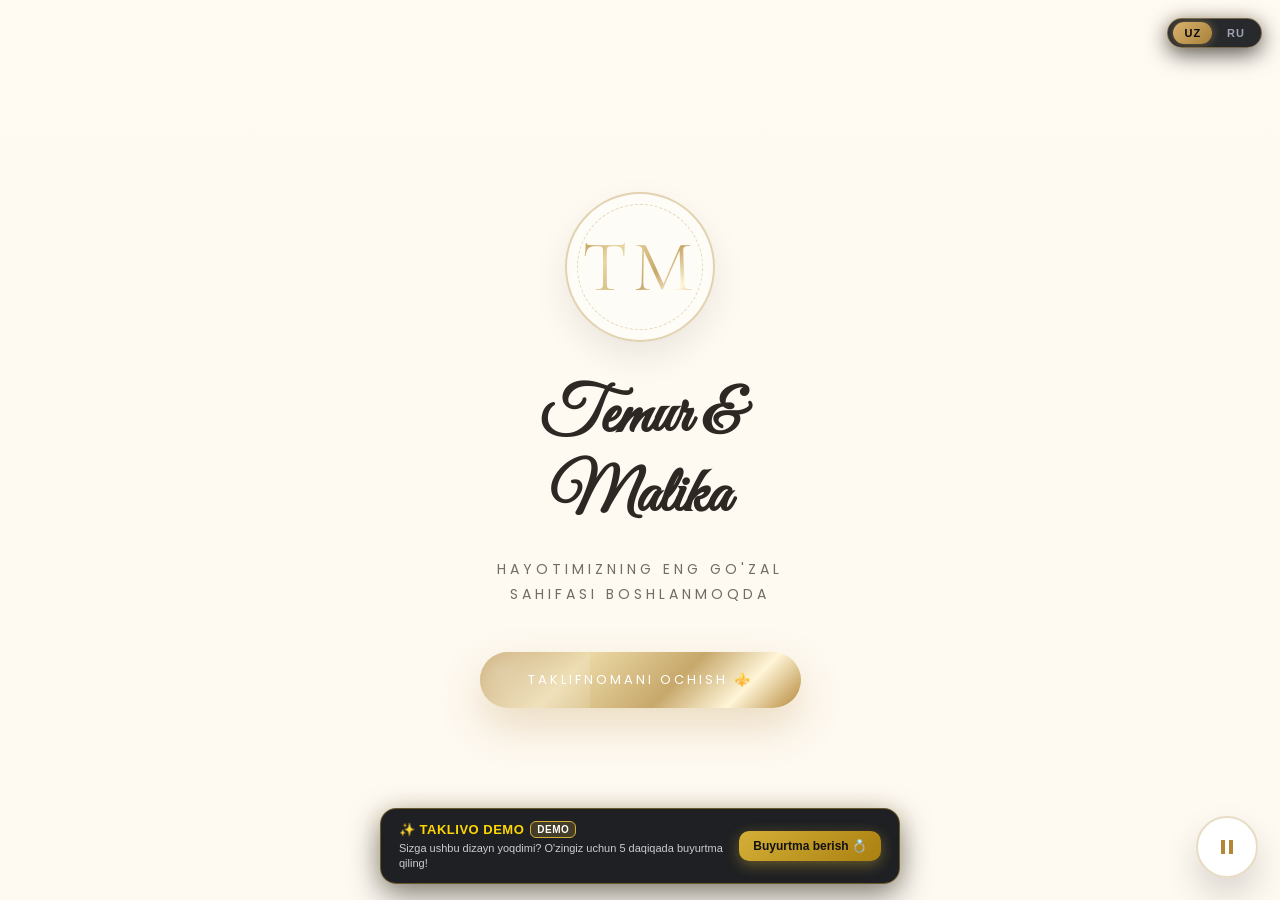
<file: templates/demo/luxury-gold/index.html>
<!DOCTYPE html>
<html lang="uz">

<head>
    <meta charset="UTF-8">
    <meta name="viewport" content="width=device-width, initial-scale=1.0">
    <title>Temur & Malika — To'y Taklifnomasi</title>
    <link rel="preconnect" href="https://fonts.googleapis.com">
    <link rel="preconnect" href="https://fonts.gstatic.com" crossorigin>
    <link href="https://fonts.googleapis.com/css2?family=Cormorant+Garamond:ital,wght@0,300;0,400;0,600;1,400&family=Great+Vibes&family=Poppins:wght@300;400;500&display=swap" rel="stylesheet">
    <link rel="stylesheet" href="../assets/engine.css">
    <link rel="stylesheet" href="style.css">
</head>

<body>

    <audio id="weddingAudio" src="Alex Warren - Ordinary (Official Video).mp3" loop></audio>
    <button class="music-toggle-btn" id="musicBtn" onclick="toggleMusic()" aria-label="Music Toggle">
        <svg class="icon-play" viewBox="0 0 24 24" id="musicIconPlay" style="display: none;"><path d='M8 5v14l11-7z'/></svg>
        <svg class="icon-pause" viewBox="0 0 24 24" id="musicIconPause"><path d='M6 19h4V5H6v14zm8-14v14h4V5h-4z'/></svg>
        <div class="music-pulse"></div>
    </button>

    <div class="particles-container" id="particles"></div>

    <div class="intro-overlay" id="introOverlay">
        <div class="cloud-layer cloud-bg-1"></div>
        <div class="cloud-layer cloud-bg-2"></div>
        <div class="cloud-layer cloud-bg-3"></div>

        <div class="intro-content">
            <div class="luxury-crest-wrapper">
                <div class="luxury-monogram-intro" data-taklivo="monogram">TM</div>
            </div>
            <h1 class="intro-names" data-taklivo="couple_names">Temur & Malika</h1>
            <p class="intro-subtitle" data-i18n="subtitle">Hayotimizning eng go'zal sahifasi boshlanmoqda</p>
            <button class="open-invite-btn" onclick="revealInvitation()">
                <span data-i18n="openInvite">Taklifnomani Ochish</span>
                <div class="btn-glow"></div>
            </button>
        </div>
    </div>

    <main class="app-container" id="mainContent">

        <section class="card-hero reveal-item">
            <div class="card-header">
                <div class="luxury-crest-wrapper small">
                    <div class="gold-monogram" data-taklivo="monogram">TM</div>
                </div>
                <h2 class="serif-title font-accent-names" data-taklivo="couple_names">Temur & Malika</h2>
            </div>

            <div class="premium-image-frame">
                <div class="image-inner-shadow"></div>
                <div class="photo-placeholder" style="background-image: url('images/bosh_rasm.jpg');"></div>
            </div>

            <div class="scroll-down-notice">
                <span>Pastga suring</span>
                <div class="chevron-down"></div>
            </div>
        </section>

        <section class="card-body-text reveal-item">
            <p class="date-badge" data-i18n="ourDay">24.10 — BIZNING KUNIMIZ 💍</p>
            <p class="ayat">
                «Alloh ularning qalblarini sevgi ila birlashtirdi»<br>
                <span>Anfol surasi, 63-oyat</span>
            </p>
            <p class="main-invite-message">
                Ota-onalarimizning duosi bilan sizni nikoh oqshomimizning unutilmas lahzalariga guvoh bo‘lishga taklif qilamiz.
            </p>

            <div class="divider-gold-line"></div>

            <h3 class="big-date-display" data-taklivo="event_date">24/10/2026</h3>
            <p class="location-sub-text" data-taklivo="address">Toshkent shahri, Yakkasaroy tumani</p>
            <p class="city-title-serif">Baxt Oqshomi</p>

            <div class="divider-gold-line small"></div>
            <p class="names-footer-span" data-taklivo="couple_names">TEMUR & MALIKA</p>
        </section>

        <section class="love-story-section reveal-item">
            <span class="section-tag">Vogue Wedding Editorial</span>
            <h3 class="serif-section-title" data-i18n="ourStoryTitle">Bizning Hikoya</h3>
            <p class="story-paragraph">
                Ikki qalbning bir butunlikka aylanishi, tasodifiy nigohlardan boshlangan cheksiz muhabbat dostoni. Biz
                baxtli kelajagimiz sari ilk qadamni tashlamoqdamiz va ushbu sehrli lahzalarda sizni yonimizda ko'rishdan
                mamnun bo'lamiz.
            </p>
        </section>

        <section class="gallery-section reveal-item">
            <span class="section-tag">Pre-Wedding Campaign</span>
            <h3 class="serif-section-title" data-i18n="galleryTitle">Galereya</h3>
            <div class="editorial-gallery-grid">
                <div class="gallery-item large-frame">
                    <div class="glass-photo-cover" style="background-image: url('images/galereya1.jpg');"></div>
                </div>
                <div class="gallery-item portrait-frame">
                    <div class="glass-photo-cover" style="background-image: url('images/galereya2.jpg');"></div>
                </div>
                <div class="gallery-item square-frame">
                    <div class="glass-photo-cover" style="background-image: url('images/galereya3.jpg');"></div>
                </div>
            </div>
        </section>

        <section class="event-info-section reveal-item">
            <div class="info-architecture-card">
                <div class="building-icon-luxury"></div>
                <h2 class="time-display" data-taklivo="event_time">18:30</h2>
                <p class="schedule-title" data-i18n="gatheringTitle">Mehmonlar yig'ilishi</p>
                <p class="venue-name" data-taklivo="venue">"YAKKASAROY" Tantanalar Saroyi</p>
                <p class="venue-city" data-taklivo="address">Toshkent shahri, Yakkasaroy tumani, Shota Rustaveli ko'chasi</p>
                <a href="https://maps.google.com" target="_blank" class="luxury-action-btn">
                    <span data-i18n="mapButton">Lokatsiyaga kirish</span>
                </a>
            </div>
        </section>

        <section class="countdown-section reveal-item">
            <h3 class="serif-section-title" data-i18n="countdownTitle">Tantanagacha Qoldi</h3>
            <div class="timer-grid">
                <div class="timer-block"><span class="timer-num" id="days">00</span><span class="timer-label" data-i18n="days">Kun</span></div>
                <div class="timer-block"><span class="timer-num" id="hours">00</span><span class="timer-label" data-i18n="hours">Soat</span></div>
                <div class="timer-block"><span class="timer-num" id="minutes">00</span><span class="timer-label" data-i18n="minutes">Daqiqa</span></div>
                <div class="timer-block"><span class="timer-num" id="seconds">00</span><span class="timer-label" data-i18n="seconds">Soniya</span></div>
            </div>
        </section>

        <section class="toyona-section reveal-item">
            <div class="toyona-card">
                <h3 class="toyona-title" data-i18n="toyonaTitle">To'yona</h3>
                <p class="toyona-description" data-i18n="toyonaDesc">
                    Agar bizni tabriklab, to'yona yubormoqchi bo'lsangiz, quyidagi karta raqamidan foydalanishingiz mumkin.
                </p>
                <div class="card-details-box">
                    <p class="card-holder-label" data-i18n="cardHolder">KARTA EGASI</p>
                    <p class="card-holder-name" data-taklivo="groom_name">Temur</p>
                    <p class="card-bank-label">BANK</p>
                    <p class="card-bank-name">Uzcard</p>
                    <p class="card-number-label">KARTA RAQAMI</p>
                    <p class="card-number-digits" id="cardNumber">8600 1234 5678 9012</p>
                    <button class="copy-card-btn" onclick="copyCardNumber()">
                        <span id="copyBtnText" data-i18n="cardCopy">Nusxalash</span>
                    </button>
                </div>
            </div>
        </section>

        <section class="rsvp-section reveal-item">
            <div class="rsvp-wrapper">
                <h3 class="serif-section-title" data-i18n="rsvpTitle">Tashrifni tasdiqlash</h3>
                <p class="rsvp-subtitle" data-i18n="rsvpSubtitle">Sizning ishtirokingiz biz uchun juda muhim</p>

                <form id="rsvpForm">
                    <div class="form-group">
                        <label for="name" data-i18n="rsvpNameLabel">Ismingiz</label>
                        <input type="text" id="name" name="Name" required placeholder="Masalan: Abdulaziz" data-i18n-placeholder="rsvpNamePlaceholder">
                    </div>
                    <div class="form-group">
                        <label for="phone" data-i18n="rsvpPhoneLabel">Telefon raqam</label>
                        <input type="tel" id="phone" name="Phone" required placeholder="+998 90 123 45 67" data-i18n-placeholder="rsvpPhonePlaceholder">
                    </div>
                    <div class="form-group">
                        <label for="message" data-i18n="rsvpMsgLabel">Tilaklar (Ixtiyoriy)</label>
                        <textarea id="message" name="Message" rows="3" placeholder="O'z tilaklaringizni yozishingiz mumkin..." data-i18n-placeholder="rsvpMsgPlaceholder"></textarea>
                    </div>

                    <input type="hidden" id="attendanceStatus" name="Attendance" value="Albatta Boraman">

                    <div class="rsvp-buttons-row">
                        <button type="submit" class="rsvp-btn accept" onclick="setStatus('Albatta Boraman')">
                            <span data-i18n="rsvpAccept">Men Albatta Boraman</span>
                        </button>
                        <button type="submit" class="rsvp-btn decline" onclick="setStatus('Afsuski Kela olmayman')">
                            <span data-i18n="rsvpDecline">Afsuski Kela olmayman</span>
                        </button>
                    </div>
                </form>
            </div>
        </section>

        <footer class="luxury-footer reveal-item">
            <div class="gold-divider-line"></div>
            <h2 class="footer-names" data-taklivo="couple_names">Temur & Malika</h2>
            <p class="with-love-tag">With Love • TAKLIVO</p>
        </footer>

    </main>

    <div class="success-modal" id="successModal">
        <div class="modal-box">
            <div class="modal-checkmark">✨</div>
            <h3 data-i18n="rsvpThanks">Rahmat!</h3>
            <p id="modalMessage" data-i18n="rsvpSuccessMsg">Sizning javobingiz muvaffaqiyatli qabul qilindi.</p>
            <button class="close-modal-btn" onclick="closeModal()" data-i18n="closeBtn">Yopish</button>
        </div>
    </div>

    <script src="../assets/engine.js"></script>
    <script src="script.js"></script>
</body>

</html>
</file>
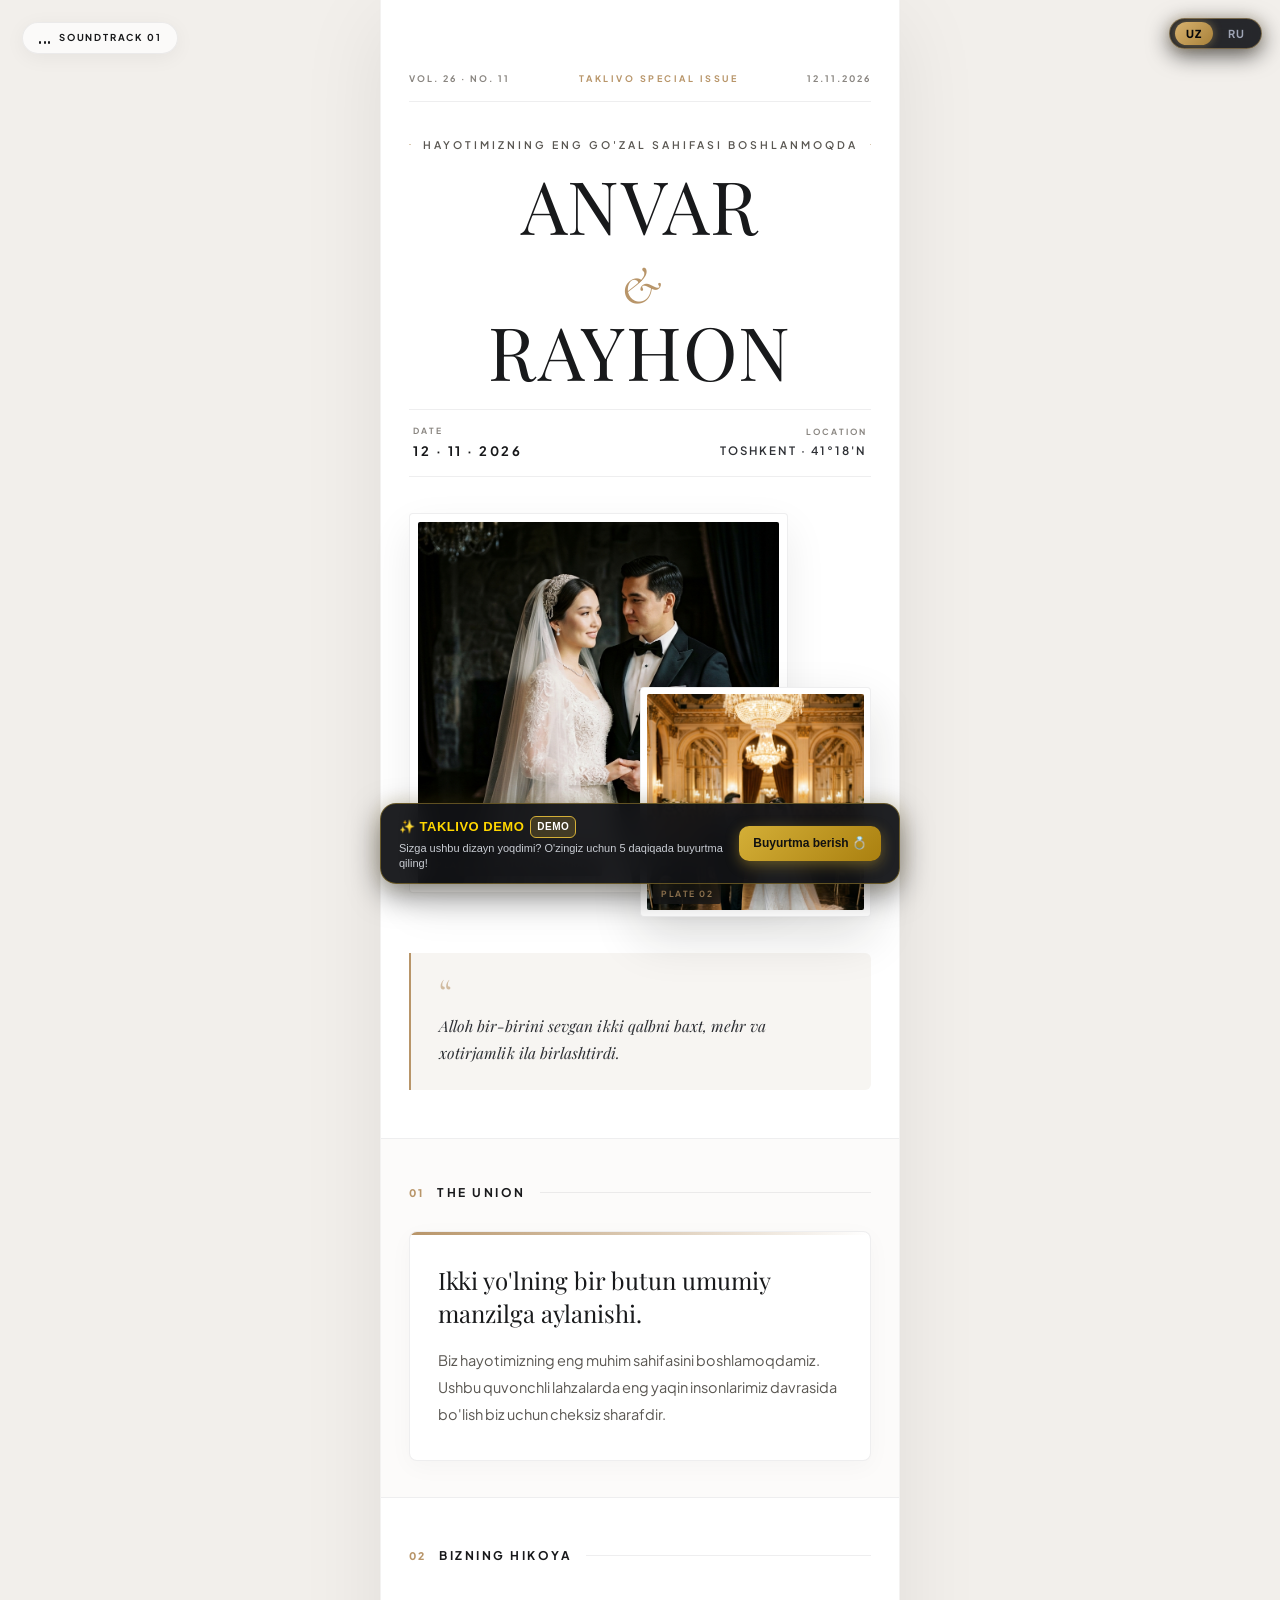
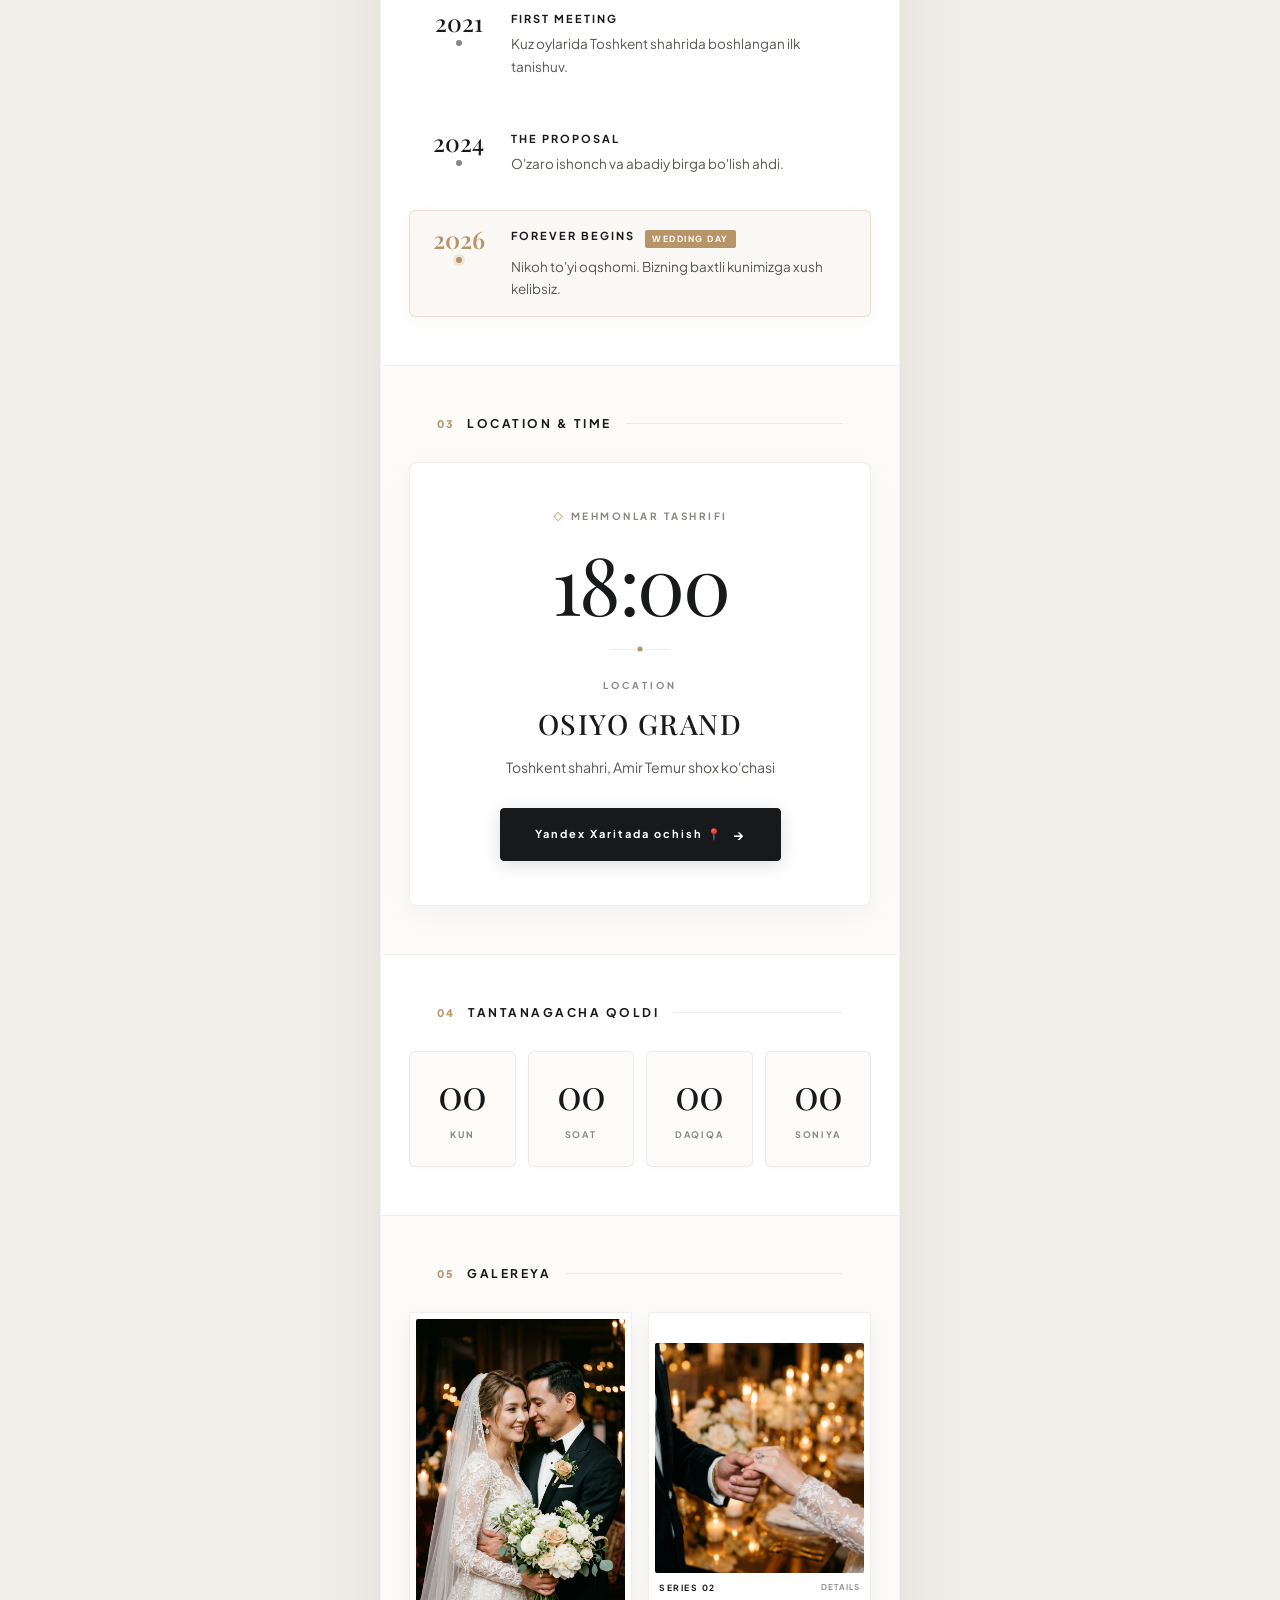
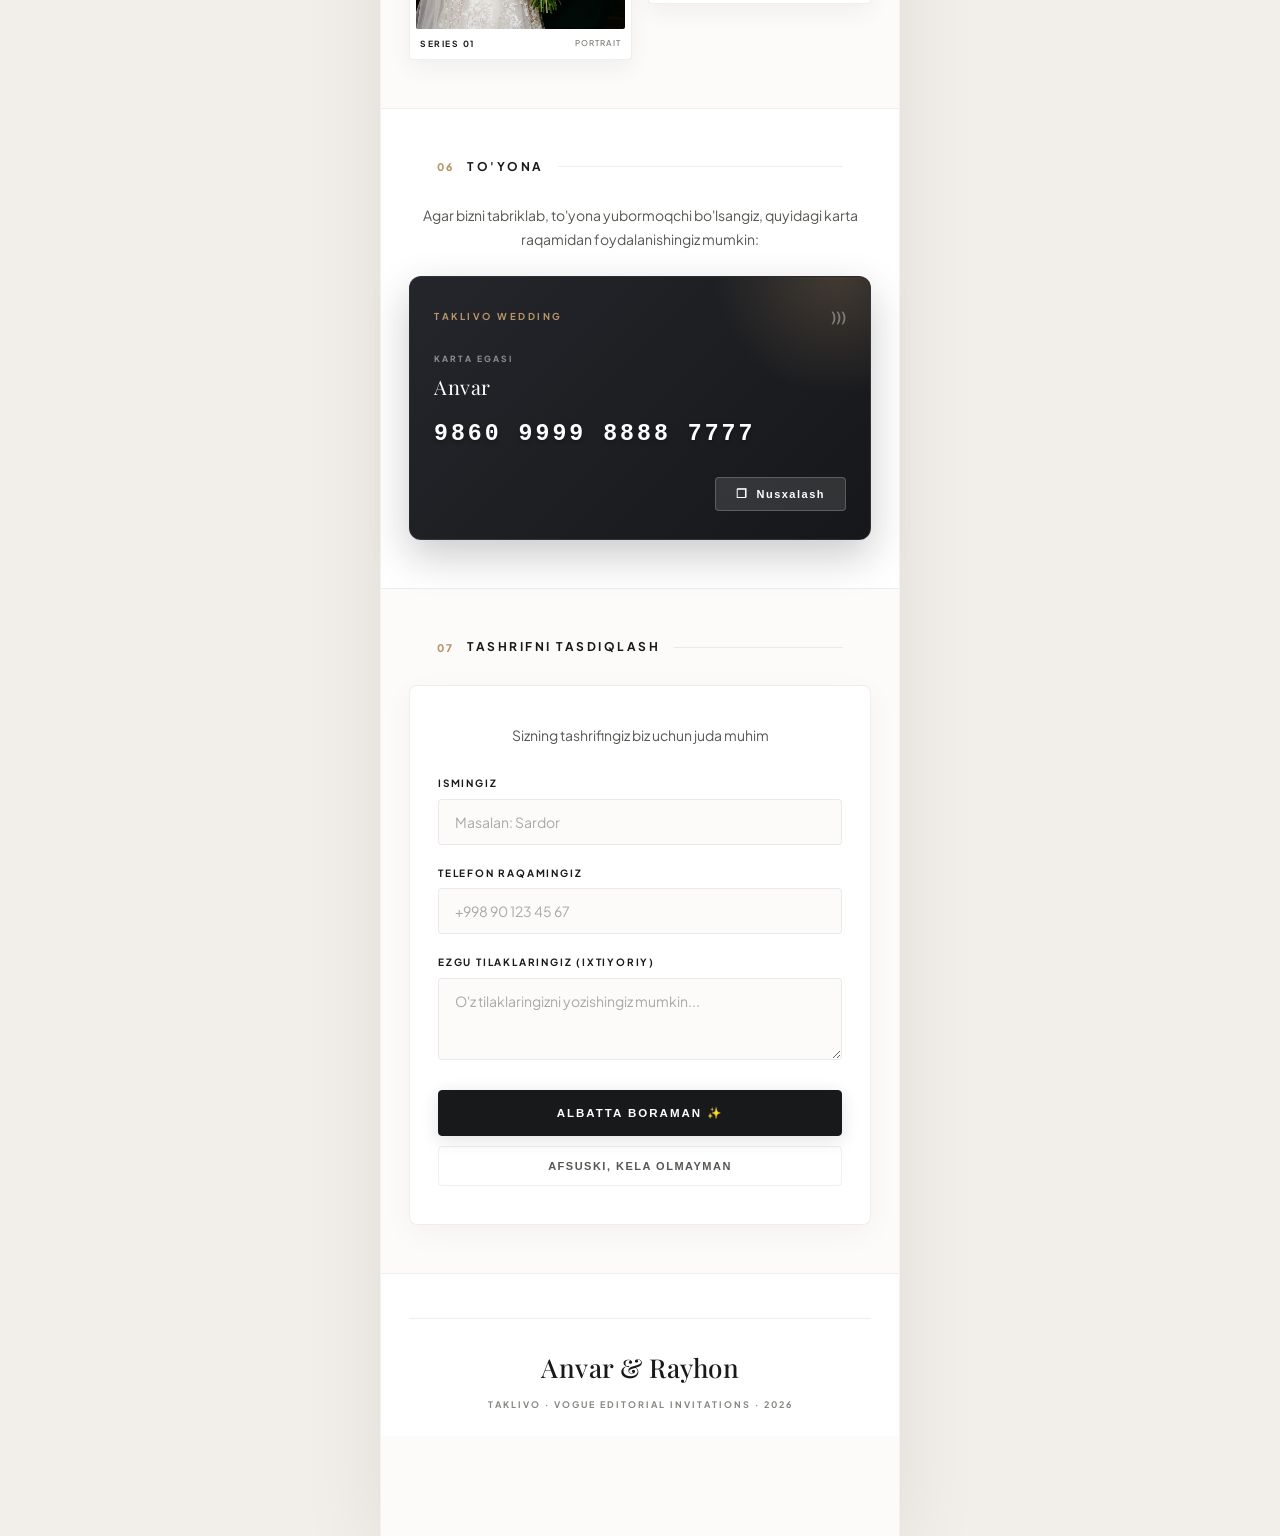
<file: templates/demo/minimal/index.html>
<!DOCTYPE html>
<html lang="uz">

<head>
    <meta charset="UTF-8">
    <meta name="viewport" content="width=device-width, initial-scale=1.0, maximum-scale=5.0">
    <title>Anvar & Rayhon — Vogue Editorial Minimal Wedding</title>
    <link rel="preconnect" href="https://fonts.googleapis.com">
    <link rel="preconnect" href="https://fonts.gstatic.com" crossorigin>
    <link href="https://fonts.googleapis.com/css2?family=Cormorant+Garamond:ital,wght@0,400;0,600;1,400;1,600&family=Playfair+Display:ital,wght@0,400;0,500;0,600;0,700;1,400;1,600&family=Plus+Jakarta+Sans:wght@300;400;500;600;700&display=swap" rel="stylesheet">
    <link rel="stylesheet" href="../assets/engine.css">
    <link rel="stylesheet" href="style.css">
</head>

<body class="minimal-editorial-body">

    <!-- Background Audio -->
    <audio id="weddingAudio" src="../luxury-gold/Alex Warren - Ordinary (Official Video).mp3" loop preload="auto"></audio>

    <!-- Floating Swiss Audio Badge -->
    <div class="swiss-audio-badge" id="musicBtn" onclick="toggleMusic()" role="button" aria-label="Toggle Wedding Audio" tabindex="0">
        <div class="audio-equalizer-micro" id="eqBars">
            <span></span><span></span><span></span>
        </div>
        <span class="audio-badge-label" id="audioLabel">SOUNDTRACK 01</span>
    </div>

    <!-- Editorial Canvas Wrapper -->
    <main class="editorial-page-canvas">

        <!-- 1. HERO SECTION (MAGAZINE COVER ARCHITECTURE) -->
        <header class="editorial-hero reveal-item">
            <div class="magazine-issue-bar">
                <span class="issue-left">VOL. 26 · NO. 11</span>
                <span class="issue-center">TAKLIVO SPECIAL ISSUE</span>
                <span class="issue-right" data-taklivo="event_date">12.11.2026</span>
            </div>

            <div class="hero-typography-block">
                <div class="hero-editorial-eyebrow">
                    <span class="eyebrow-line left"></span>
                    <p class="hero-editorial-sub" data-i18n="subtitle">Hayotimizning eng go'zal sahifasi boshlanmoqda</p>
                    <span class="eyebrow-line right"></span>
                </div>
                <h1 class="hero-monumental-name" data-taklivo="couple_names">
                    <span class="name-row" data-taklivo="groom_name">ANVAR</span>
                    <span class="amp-row"><span class="amp-char">&</span></span>
                    <span class="name-row" data-taklivo="bride_name">RAYHON</span>
                </h1>
                <div class="hero-date-row">
                    <div class="hero-date-item">
                        <span class="date-label">DATE</span>
                        <span class="architectural-date" data-taklivo="event_date">12 · 11 · 2026</span>
                    </div>
                    <div class="hero-date-item right">
                        <span class="date-label">LOCATION</span>
                        <span class="city-indicator">TOSHKENT · 41°18'N</span>
                    </div>
                </div>
            </div>

            <!-- Asymmetric Editorial Photography Composition -->
            <div class="hero-asymmetric-composition">
                <div class="photo-hero-primary">
                    <div class="photo-img-primary" style="background-image: url('../luxury-gold/images/bosh_rasm.jpg');"></div>
                    <div class="photo-frame-caption">
                        <span class="photo-num-tag">PLATE 01</span>
                        <span class="photo-desc-tag">EDITORIAL PORTRAIT</span>
                    </div>
                </div>
                <div class="photo-hero-secondary">
                    <div class="photo-img-secondary" style="background-image: url('../luxury-gold/images/galereya2.jpg');"></div>
                    <div class="photo-frame-caption secondary">
                        <span class="photo-num-tag">PLATE 02</span>
                    </div>
                </div>
            </div>

            <div class="hero-quote-card">
                <span class="quote-mark-large">“</span>
                <p class="hero-manifesto-quote font-serif">
                    Alloh bir-birini sevgan ikki qalbni baxt, mehr va xotirjamlik ila birlashtirdi.
                </p>
            </div>
        </header>

        <!-- 2. THE COUPLE (SWISS MINIMAL EDITORIAL) -->
        <section class="section-editorial-couple reveal-item">
            <div class="editorial-grid-header">
                <span class="section-index">01</span>
                <h2 class="section-title-clean">THE UNION</h2>
                <span class="section-line"></span>
            </div>

            <div class="couple-manifesto-layout">
                <div class="manifesto-card">
                    <div class="manifesto-accent-bar"></div>
                    <div class="manifesto-content">
                        <h3 class="lead-statement font-serif">
                            Ikki yo'lning bir butun umumiy manzilga aylanishi.
                        </h3>
                        <p class="manifesto-body-text">
                            Biz hayotimizning eng muhim sahifasini boshlamoqdamiz. Ushbu quvonchli lahzalarda eng yaqin insonlarimiz davrasida bo'lish biz uchun cheksiz sharafdir.
                        </p>
                    </div>
                </div>
            </div>
        </section>

        <!-- 3. SWISS TIMELINE -->
        <section class="section-swiss-timeline reveal-item">
            <div class="editorial-grid-header">
                <span class="section-index">02</span>
                <h2 class="section-title-clean" data-i18n="ourStoryTitle">BIZNING HIKOYA</h2>
                <span class="section-line"></span>
            </div>

            <div class="swiss-timeline-list">
                <!-- 2021 -->
                <div class="timeline-row">
                    <div class="time-year-badge">
                        <span class="time-year font-serif">2021</span>
                        <span class="timeline-dot"></span>
                    </div>
                    <div class="time-detail-card">
                        <span class="time-phase-name">FIRST MEETING</span>
                        <p class="time-phase-desc">Kuz oylarida Toshkent shahrida boshlangan ilk tanishuv.</p>
                    </div>
                </div>

                <!-- 2024 -->
                <div class="timeline-row">
                    <div class="time-year-badge">
                        <span class="time-year font-serif">2024</span>
                        <span class="timeline-dot"></span>
                    </div>
                    <div class="time-detail-card">
                        <span class="time-phase-name">THE PROPOSAL</span>
                        <p class="time-phase-desc">O'zaro ishonch va abadiy birga bo'lish ahdi.</p>
                    </div>
                </div>

                <!-- 2026 -->
                <div class="timeline-row featured">
                    <div class="time-year-badge">
                        <span class="time-year font-serif">2026</span>
                        <span class="timeline-dot featured-dot"></span>
                    </div>
                    <div class="time-detail-card featured-card">
                        <div class="phase-header-row">
                            <span class="time-phase-name">FOREVER BEGINS</span>
                            <span class="featured-badge">WEDDING DAY</span>
                        </div>
                        <p class="time-phase-desc">Nikoh to'yi oqshomi. Bizning baxtli kunimizga xush kelibsiz.</p>
                    </div>
                </div>
            </div>
        </section>

        <!-- 4. WEDDING CELEBRATION (MONUMENTAL INFORMATION) -->
        <section class="section-celebration reveal-item">
            <div class="editorial-grid-header">
                <span class="section-index">03</span>
                <h2 class="section-title-clean">LOCATION & TIME</h2>
                <span class="section-line"></span>
            </div>

            <div class="celebration-monument-box">
                <div class="monument-top-seal">
                    <span class="seal-diamond">◇</span>
                    <span class="seal-sub-title" data-i18n="gatheringTitle">MEHMONLAR YIG'ILISHI</span>
                </div>

                <div class="monument-time-col">
                    <span class="time-giant font-serif" data-taklivo="event_time">18:00</span>
                </div>

                <div class="hairline-divider-h">
                    <span class="divider-dot"></span>
                </div>

                <div class="monument-venue-col">
                    <span class="venue-label">LOCATION</span>
                    <h3 class="venue-title font-serif" data-taklivo="venue">OSIYO GRAND</h3>
                    <p class="venue-sub-text" data-taklivo="address">Toshkent shahri, Amir Temur shox ko'chasi</p>

                    <a href="https://maps.google.com" target="_blank" rel="noopener noreferrer" class="swiss-black-btn">
                        <span data-i18n="mapButton">XARITANI OCHISH</span>
                        <span class="btn-arrow">→</span>
                    </a>
                </div>
            </div>
        </section>

        <!-- 5. ARCHITECTURAL COUNTDOWN -->
        <section class="section-countdown-minimal reveal-item">
            <div class="editorial-grid-header">
                <span class="section-index">04</span>
                <h2 class="section-title-clean" data-i18n="countdownTitle">TANTANAGACHA QOLDI</h2>
                <span class="section-line"></span>
            </div>

            <div class="swiss-countdown-grid">
                <div class="sc-unit">
                    <span class="sc-val font-serif" id="days">00</span>
                    <span class="sc-lbl" data-i18n="days">KUN</span>
                </div>
                <div class="sc-unit">
                    <span class="sc-val font-serif" id="hours">00</span>
                    <span class="sc-lbl" data-i18n="hours">SOAT</span>
                </div>
                <div class="sc-unit">
                    <span class="sc-val font-serif" id="minutes">00</span>
                    <span class="sc-lbl" data-i18n="minutes">DAQIQA</span>
                </div>
                <div class="sc-unit">
                    <span class="sc-val font-serif" id="seconds">00</span>
                    <span class="sc-lbl" data-i18n="seconds">SONIYA</span>
                </div>
            </div>
        </section>

        <!-- 6. EDITORIAL GALLERY -->
        <section class="section-minimal-gallery reveal-item">
            <div class="editorial-grid-header">
                <span class="section-index">05</span>
                <h2 class="section-title-clean" data-i18n="galleryTitle">GALEREYA</h2>
                <span class="section-line"></span>
            </div>

            <div class="minimal-gallery-split">
                <div class="gallery-column left">
                    <div class="gallery-frame-wrap">
                        <div class="g-photo-frame" style="background-image: url('../luxury-gold/images/galereya1.jpg');"></div>
                        <div class="g-caption-bar">
                            <span class="g-photo-caption">SERIES 01</span>
                            <span class="g-photo-sub">PORTRAIT</span>
                        </div>
                    </div>
                </div>
                <div class="gallery-column right">
                    <div class="gallery-frame-wrap">
                        <div class="g-photo-frame short" style="background-image: url('../luxury-gold/images/galereya3.jpg');"></div>
                        <div class="g-caption-bar">
                            <span class="g-photo-caption">SERIES 02</span>
                            <span class="g-photo-sub">DETAILS</span>
                        </div>
                    </div>
                </div>
            </div>
        </section>

        <!-- 7. TO'YONA (TITANIUM EMBOSSED CARD) -->
        <section class="section-toyona-minimal reveal-item">
            <div class="editorial-grid-header">
                <span class="section-index">06</span>
                <h2 class="section-title-clean" data-i18n="toyonaTitle">TO'YONA</h2>
                <span class="section-line"></span>
            </div>

            <div class="swiss-gift-box">
                <p class="gift-intro-note" data-i18n="toyonaDesc">
                    Agar bizni tabriklab, to'yona yubormoqchi bo'lsangiz, quyidagi karta raqamidan foydalanishingiz mumkin:
                </p>
                <div class="gift-card-layout">
                    <div class="card-metallic-glow"></div>
                    <div class="card-chip-row">
                        <span class="card-brand-label">TAKLIVO WEDDING</span>
                        <span class="card-contactless">)))</span>
                    </div>
                    <div class="card-body-row">
                        <span class="gift-holder-tag" data-i18n="cardHolder">KARTA EGASI</span>
                        <p class="gift-holder-name font-serif" data-taklivo="groom_name">Anvar</p>
                        <p class="gift-card-digits" id="cardNumber">9860 9999 8888 7777</p>
                    </div>
                    <div class="card-action-row">
                        <button class="swiss-copy-action" onclick="copyCardNumber()" aria-label="Copy Card Number">
                            <span class="copy-icon">❐</span>
                            <span id="copyBtnText" data-i18n="cardCopy">Nusxalash</span>
                        </button>
                    </div>
                </div>
            </div>
        </section>

        <!-- 8. RSVP (ARCHITECTURAL FORM) -->
        <section class="section-rsvp-minimal reveal-item">
            <div class="editorial-grid-header">
                <span class="section-index">07</span>
                <h2 class="section-title-clean" data-i18n="rsvpTitle">TASHRIFNI TASDIQLASH</h2>
                <span class="section-line"></span>
            </div>

            <div class="minimal-rsvp-box">
                <p class="rsvp-intro-text" data-i18n="rsvpSubtitle">Sizning ishtirokingiz biz uchun juda muhim</p>

                <form class="swiss-form" id="rsvpForm">
                    <div class="field-luxury-wrap">
                        <label for="name" data-i18n="rsvpNameLabel">Ismingiz</label>
                        <input type="text" id="name" required placeholder="Masalan: Sardor" data-i18n-placeholder="rsvpNamePlaceholder" autocomplete="name">
                    </div>

                    <div class="field-luxury-wrap">
                        <label for="phone" data-i18n="rsvpPhoneLabel">Telefon raqam</label>
                        <input type="tel" id="phone" required placeholder="+998 90 123 45 67" data-i18n-placeholder="rsvpPhonePlaceholder" autocomplete="tel">
                    </div>

                    <div class="field-luxury-wrap">
                        <label for="message" data-i18n="rsvpMsgLabel">Ezgu tilaklaringiz</label>
                        <textarea id="message" rows="3" placeholder="O'z tilaklaringizni yozishingiz mumkin..." data-i18n-placeholder="rsvpMsgPlaceholder"></textarea>
                    </div>

                    <input type="hidden" id="attendanceStatus" value="Albatta Boraman">

                    <div class="swiss-form-actions">
                        <button type="submit" class="swiss-primary-btn" onclick="document.getElementById('attendanceStatus').value = 'Albatta Boraman'">
                            <span data-i18n="rsvpAccept">Albatta boraman ✨</span>
                        </button>
                        <button type="submit" class="swiss-outline-btn" onclick="document.getElementById('attendanceStatus').value = 'Afsuski Kela olmayman'">
                            <span data-i18n="rsvpDecline">Afsuski kela olmayman</span>
                        </button>
                    </div>
                </form>
            </div>
        </section>

        <!-- 9. FOOTER -->
        <footer class="editorial-footer reveal-item">
            <div class="footer-hairline"></div>
            <div class="footer-brand-row">
                <h2 class="footer-couple font-serif" data-taklivo="couple_names">Anvar & Rayhon</h2>
                <p class="footer-credit">TAKLIVO · VOGUE EDITORIAL INVITATIONS · 2026</p>
            </div>
        </footer>

    </main>

    <!-- Success Modal -->
    <div class="success-modal" id="successModal" role="dialog" aria-modal="true">
        <div class="modal-swiss-box">
            <div class="swiss-check">✓</div>
            <h3 class="font-serif" data-i18n="rsvpThanks">Rahmat!</h3>
            <p data-i18n="rsvpSuccessMsg">Sizning javobingiz muvaffaqiyatli qabul qilindi.</p>
            <button class="modal-swiss-close" onclick="document.getElementById('successModal').classList.remove('open')" data-i18n="closeBtn">Yopish</button>
        </div>
    </div>

    <!-- Engine & Local Scripts -->
    <script src="../assets/engine.js"></script>
    <script src="script.js"></script>
</body>

</html>
</file>
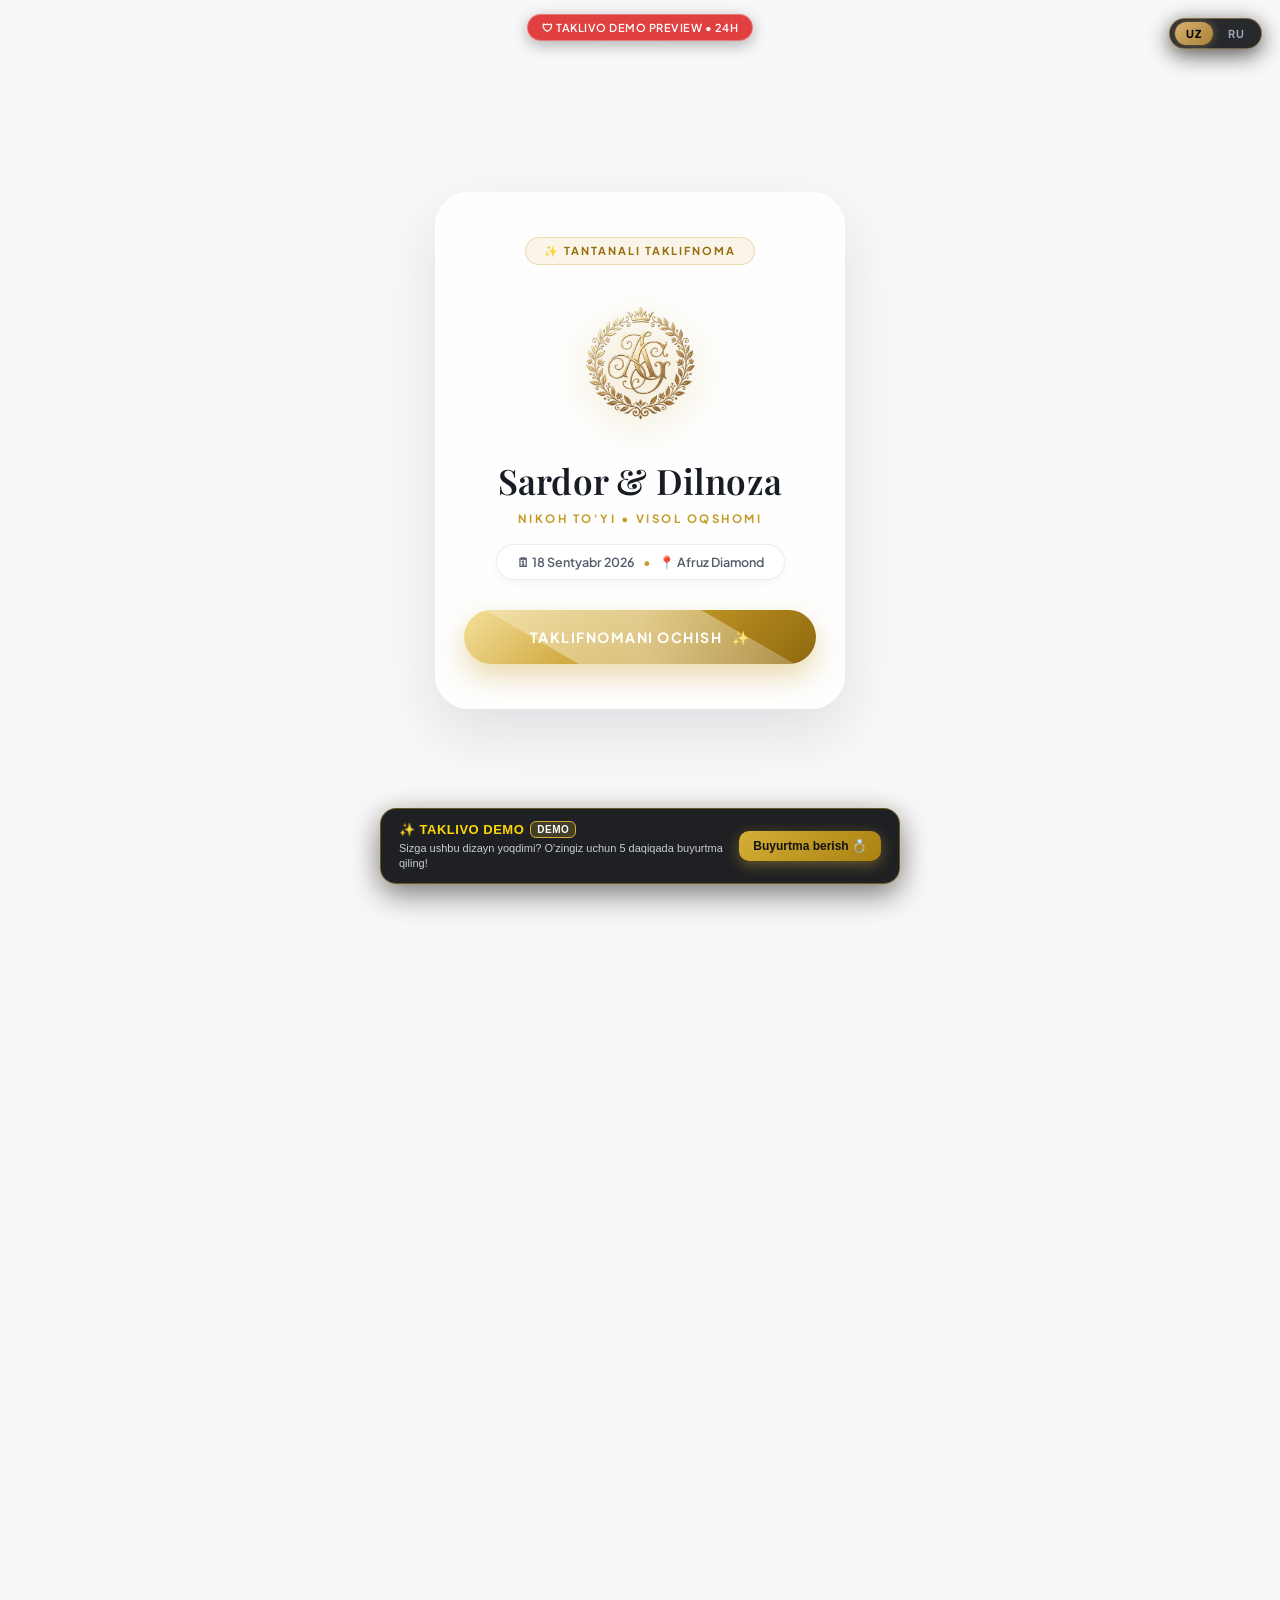
<file: templates/demo/modern/index.html>
<!DOCTYPE html>
<html lang="uz">

<head>
    <meta charset="UTF-8">
    <meta name="viewport" content="width=device-width, initial-scale=1.0">
    <title>Sardor & Dilnoza — To'y Taklifnomasi</title>
    <link rel="preconnect" href="https://fonts.googleapis.com">
    <link rel="preconnect" href="https://fonts.gstatic.com" crossorigin>
    <link href="https://fonts.googleapis.com/css2?family=Amiri:ital,wght@0,400;0,700;1,400&family=Cinzel:wght@500;600;700;800&family=Cormorant+Garamond:ital,wght@0,400;0,500;0,600;0,700;1,400;1,600&family=Playfair+Display:ital,wght@0,500;0,600;0,700;0,800;1,400;1,600&family=Plus+Jakarta+Sans:wght@400;500;600;700&display=swap" rel="stylesheet">
    <link rel="stylesheet" href="../assets/engine.css">
    <link rel="stylesheet" href="style.css">
</head>

<body>

    <!-- Ambient Floating Blur Blobs -->
    <div class="modern-blob blob-1"></div>
    <div class="modern-blob blob-2"></div>
    <div class="modern-blob blob-3"></div>

    <!-- ======================================================= -->
    <!-- 1. GLAVNOYE OKNO S KNOPKOY OTKRYTIYA (INTRO OVERLAY)   -->
    <!-- ======================================================= -->
    <div class="intro-overlay" id="introOverlay">
        <div class="intro-glass-card">
            <span class="modern-badge-chip">✨ Tantanali Taklifnoma</span>

            <div class="luxury-crest-box">
                <img src="images/wedding_crest.png" alt="Wedding Crest" class="luxury-crest-img" data-taklivo="monogram_img">
            </div>

            <h1 class="intro-names-modern" data-taklivo="couple_names">Sardor & Dilnoza</h1>
            <p class="intro-subtitle-tag">Nikoh To'yi • Visol Oqshomi</p>
            
            <div class="intro-meta-info">
                <span class="intro-meta-item">🗓 18 Sentyabr 2026</span>
                <span class="intro-meta-dot">•</span>
                <span class="intro-meta-item">📍 Afruz Diamond</span>
            </div>

            <button class="modern-open-btn" onclick="revealInvitation()">
                <span>Taklifnomani Ochish</span>
                <span class="btn-sparkle-icon">✨</span>
                <div class="btn-shimmer-glow"></div>
            </button>
        </div>
    </div>

    <!-- ======================================================= -->
    <!-- 2. ASOSIY QISM (RICH MODERN KARTALAR)                   -->
    <!-- ======================================================= -->
    <main class="modern-app-container" id="mainContent">

        <!-- Karta 1: Bismilloh & Yoshlar -->
        <section class="modern-surface-card hero-main-card">
            <p class="modern-arabic-bismillah">بِسْمِ اللَّهِ الرَّحْمَٰنِ الرَّحِيمِ</p>
            <p class="modern-bismillah-sub">Bismillohir Rohmanir Rohiym</p>

            <div class="modern-soft-divider"></div>

            <div class="luxury-crest-box hero-crest">
                <img src="images/wedding_crest.png" alt="Wedding Crest" class="luxury-crest-img" data-taklivo="monogram_img">
            </div>

            <h2 class="hero-names-title" data-taklivo="couple_names">Sardor & Dilnoza</h2>
            <p class="hero-tagline-text">Ikki qalbning muqaddas rishtasi va yangi oila ibtidosi</p>

            <div class="modern-date-pill">
                <span class="pill-icon">💍</span>
                <span data-taklivo="event_date">18 SENTYABR 2026 • 19:00</span>
            </div>
        </section>

        <!-- Karta 2: Muqaddas Oyat -->
        <section class="modern-surface-card verse-card">
            <div class="verse-quote-icon">“</div>
            <p class="modern-ayat-quote">
                «Uning alomatlaridan biri — sizlar taskin topishingiz uchun o‘zingizdan juftlar yaratgani va orangizda mehr-muhabbat hamda samimiyat paydo qilganidir.»
            </p>
            <p class="modern-ayat-source">Rum surasi, 21-oyat</p>
            <div class="verse-ornament-line">
                <span class="verse-diamond">◆</span>
            </div>
        </section>

        <!-- Karta 3: Ota-onalar Taklifi va Duosi -->
        <section class="modern-surface-card parents-blessing-card">
            <span class="modern-badge-chip">🕊 Hurmatli Mehmonimiz</span>

            <h3 class="parents-card-title">To'yona Dasturxonimizga Marhamat!</h3>

            <p class="modern-invite-desc">
                Hayotimizdagi eng quvonchli va tarixiy kunlardan biri — suyukli farzandlarimiz <strong>Sardor va Dilnoza</strong>larning nikoh to'yi munosabati bilan yoziladigan to'yona dasturxonimizga Siz azizlarni lutfan taklif etamiz.
            </p>

            <p class="modern-invite-desc secondary">
                Sizning tashrifingiz, samimiy tabassumingiz va yangi oila baxtiga qaratilgan ezgu oq fotihangiz biz uchun eng yuksak quvonchdir!
            </p>

            <div class="family-signatures-wrap">
                <div class="family-badge">
                    <span class="family-badge-icon">🤵</span>
                    <span class="family-badge-text">Kuyov ota-onasi</span>
                </div>
                <div class="family-badge-divider">va</div>
                <div class="family-badge">
                    <span class="family-badge-icon">👰</span>
                    <span class="family-badge-text">Kelin ota-onasi</span>
                </div>
            </div>

            <p class="family-warm-note">Ehtirom ila kutib qolamiz!</p>
        </section>

        <!-- Karta 4: Taqvim (Save The Date - Sentyabr 2026) -->
        <section class="modern-surface-card calendar-card">
            <span class="modern-badge-chip">📅 Taqvim</span>
            <h3 class="calendar-month-title">Sentyabr 2026</h3>
            <p class="calendar-month-sub">Bu kunni taqvimingizga belgilab qo'ying</p>

            <div class="modern-calendar-grid">
                <!-- Hafta kunlari -->
                <div class="cal-day-name">Du</div>
                <div class="cal-day-name">Se</div>
                <div class="cal-day-name">Cho</div>
                <div class="cal-day-name">Pa</div>
                <div class="cal-day-name">Ju</div>
                <div class="cal-day-name">Sha</div>
                <div class="cal-day-name">Ya</div>

                <!-- Kunlar -->
                <div class="cal-cell cal-empty"></div>
                <div class="cal-cell">1</div>
                <div class="cal-cell">2</div>
                <div class="cal-cell">3</div>
                <div class="cal-cell">4</div>
                <div class="cal-cell">5</div>
                <div class="cal-cell">6</div>
                <div class="cal-cell">7</div>
                <div class="cal-cell">8</div>
                <div class="cal-cell">9</div>
                <div class="cal-cell">10</div>
                <div class="cal-cell">11</div>
                <div class="cal-cell">12</div>
                <div class="cal-cell">13</div>
                <div class="cal-cell">14</div>
                <div class="cal-cell">15</div>
                <div class="cal-cell">16</div>
                <div class="cal-cell">17</div>
                <!-- 18-SENTYABR TANLANADI VA YORITILADI -->
                <div class="cal-cell cal-wedding-day">
                    <span class="cal-ring-glow"></span>
                    <span class="cal-day-num">18</span>
                    <span class="cal-badge-symbol">💍</span>
                </div>
                <div class="cal-cell">19</div>
                <div class="cal-cell">20</div>
                <div class="cal-cell">21</div>
                <div class="cal-cell">22</div>
                <div class="cal-cell">23</div>
                <div class="cal-cell">24</div>
                <div class="cal-cell">25</div>
                <div class="cal-cell">26</div>
                <div class="cal-cell">27</div>
                <div class="cal-cell">28</div>
                <div class="cal-cell">29</div>
                <div class="cal-cell">30</div>
            </div>

            <div class="calendar-highlight-banner">
                <span class="cal-banner-icon">✨</span>
                <span class="cal-banner-text">18-Sentyabr, Juma • Soat 19:00</span>
            </div>

            <!-- Taqvimga eslatma qo'shish tugmasi -->
            <a href="https://www.google.com/calendar/render?action=TEMPLATE&text=Sardor+&+Dilnoza+Nikoh+To%27yi&dates=20260918T140000Z/20260918T190000Z&details=Sardor+va+Dilnozalarning+nikoh+to%27yiga+lutfan+taklif+etamiz!&location=Afruz+Diamond+%F0%9F%92%8D,+To%27rtko%27l" target="_blank" class="calendar-add-btn">
                <span>🗓 Taqvimga eslatma qo'shish</span>
            </a>
        </section>

        <!-- Karta 5: Yoshlarning Samimiy So'zlari -->
        <section class="modern-surface-card love-quote-card">
            <span class="love-quote-badge">🤍 Bir Umrlik Va'da</span>
            <p class="love-quote-text">
                «Bir-birimizga bergan va'damiz, qalbimizdagi sof muhabbat va intilishlar bugun yangi oila bo'lib gullamoqda. Ushbu baxtli va unutilmas oqshomimizda siz azizlarni yonimizda ko'rish bizga cheksiz shodlik baxsh etadi.»
            </p>
            <div class="modern-soft-divider small"></div>
            <p class="love-quote-authors">— Sardor & Dilnoza</p>
        </section>

        <!-- Karta 6: Joylashuv va Xarita (GREEN OPTION: MAP) -->
        <section class="modern-surface-card venue-grand-card">
            <span class="modern-badge-chip">📍 Tantanalar Saroyi</span>

            <div class="venue-icon-circle">🏛</div>

            <div class="modern-time-big" data-taklivo="event_time">19:00</div>
            <p class="modern-time-sub">Mehmonlar kutib olinishi</p>

            <h3 class="modern-venue-name" data-taklivo="venue">«Afruz Diamond» Tantanalar Saroyi</h3>
            <p class="modern-venue-address" data-taklivo="address">Qoraqalpog'iston Resp., To'rtko'l shahri</p>

            <!-- Interaktiv Xarita (Google Maps Embed) -->
            <div class="venue-map-embed">
                <iframe 
                    src="https://maps.google.com/maps?q=41.5409021,60.9889886&hl=uz&z=16&output=embed" 
                    width="100%" 
                    height="200" 
                    style="border:0; border-radius: 18px; display: block;" 
                    allowfullscreen="" 
                    loading="lazy" 
                    referrerpolicy="no-referrer-when-downgrade">
                </iframe>
            </div>

            <!-- Vizual Marshrut Kartasi -->
            <div class="venue-route-card">
                <div class="route-line-icon">
                    <span class="route-point start"></span>
                    <span class="route-dash"></span>
                    <span class="route-point end">📍</span>
                </div>
                <div class="route-text-wrap">
                    <span class="route-dest-label">To'rtko'l markazi ➔ Afruz Diamond 💍</span>
                    <span class="route-dest-note">Qulay avtoturargoh va keng yo'l</span>
                </div>
            </div>

            <!-- Interaktiv Xarita Tugmalari -->
            <div class="modern-actions-column">
                <a href="https://yandex.uz/maps/org/afruz_to_yxona/216776621938/?ll=60.989027%2C41.540977&z=17" target="_blank" class="modern-cta-btn modern-cta-gold">
                    <span>🧭</span>
                    <span>Yandex Xaritada ochish</span>
                </a>
                <a href="https://www.google.com/maps/place/Afruz+Diamond+%F0%9F%92%8D/@41.5409021,60.9889886,17z/data=!3m1!4b1!4m6!3m5!1s0x41dfdf006a6274e1:0x1cf0e4aa01c133d9!8m2!3d41.5409021!4d60.9889886!16s%2Fg%2F11nps_3ym1?entry=ttu" target="_blank" class="modern-cta-btn modern-cta-white">
                    <span>🗺</span>
                    <span>Google Xaritada ochish</span>
                </a>
                <a href="tel:+998991813222" class="modern-cta-btn modern-cta-outline">
                    <span>📞</span>
                    <span>Saroy bilan bog'lanish: +998 99 181 32 22</span>
                </a>
            </div>
        </section>

        <!-- Karta 7: Ehtirom va Ezgu Niyatlar -->
        <section class="modern-surface-card etiquette-card">
            <span class="modern-badge-chip">✨ Ezgu Ehtirom</span>
            <h3 class="etiquette-title">Sizning Tashrifingiz — Bizning Baxtimiz</h3>

            <div class="etiquette-items-wrap">
                <div class="etiquette-item">
                    <div class="etiquette-icon-box">🕊</div>
                    <div class="etiquette-item-body">
                        <h4 class="etiquette-item-title">Oq Fotiha & Duolar</h4>
                        <p class="etiquette-item-desc">Biz uchun eng qimmatli sovg'a — sizning samimiy tabassumingiz va yangi oilamiz haqqiga qilgan ezgu duolaringizdir.</p>
                    </div>
                </div>

                <div class="etiquette-item">
                    <div class="etiquette-icon-box">💐</div>
                    <div class="etiquette-item-body">
                        <h4 class="etiquette-item-title">Tantanali Shodiyona</h4>
                        <p class="etiquette-item-desc">Eng yaqin insonlar davrasida, go'zal kuy-qo'shiqlar va iliq suhbatlar og'ushida kechadigan unutilmas kecha.</p>
                    </div>
                </div>

                <div class="etiquette-item">
                    <div class="etiquette-icon-box">🤍</div>
                    <div class="etiquette-item-body">
                        <h4 class="etiquette-item-title">Yuksak Ehtirom</h4>
                        <p class="etiquette-item-desc">Har bir mehmonimiz biz uchun nihoyatda qadrli va e'zozli. Sizni bayramimizda quvonch bilan kutib olamiz.</p>
                    </div>
                </div>
            </div>
        </section>

        <!-- Footer -->
        <footer class="modern-page-footer">
            <div class="footer-divider-flower">
                <span class="divider-leaf left">❧</span>
                <span class="divider-diamond">◆</span>
                <span class="divider-leaf right">☙</span>
            </div>
            <div class="footer-mini-crest-box">
                <img src="images/wedding_crest.png" alt="A & G" class="footer-mini-crest-img">
            </div>
            <p class="modern-footer-couple" data-taklivo="couple_names">Sardor & Dilnoza</p>
            <p class="modern-footer-tagline">18 SENTYABR 2026 • TO'RTKO'L</p>
            <p class="modern-footer-credit">Taklivo.uz bilan mehr ila tayyorlandi</p>
        </footer>

    </main>

    <!-- Watermark Pill (Unpaid / Demo Mode) -->
    <div id="taklivoWatermark" class="taklivo-unpaid-watermark">
        🛡 TAKLIVO DEMO PREVIEW • 24H
    </div>

    <!-- Floating Demo Bottom Banner -->
    <div id="taklivoBanner" class="taklivo-floating-banner">
        <div class="taklivo-banner-left">
            <span class="taklivo-banner-title">
                🛡 SINOV REJIMI
                <span class="taklivo-banner-badge">Demo Namuna</span>
            </span>
            <span class="taklivo-banner-desc">Sayt namunaviy ko'rinishda. To'lov qilingach, suv belgisi olib tashlanadi.</span>
        </div>
        <a href="https://t.me/taklivo_bot" class="taklivo-banner-btn" target="_blank">Botda tasdiqlash</a>
    </div>

    <script src="../assets/engine.js"></script>
    <script src="script.js"></script>
</body>

</html>
</file>
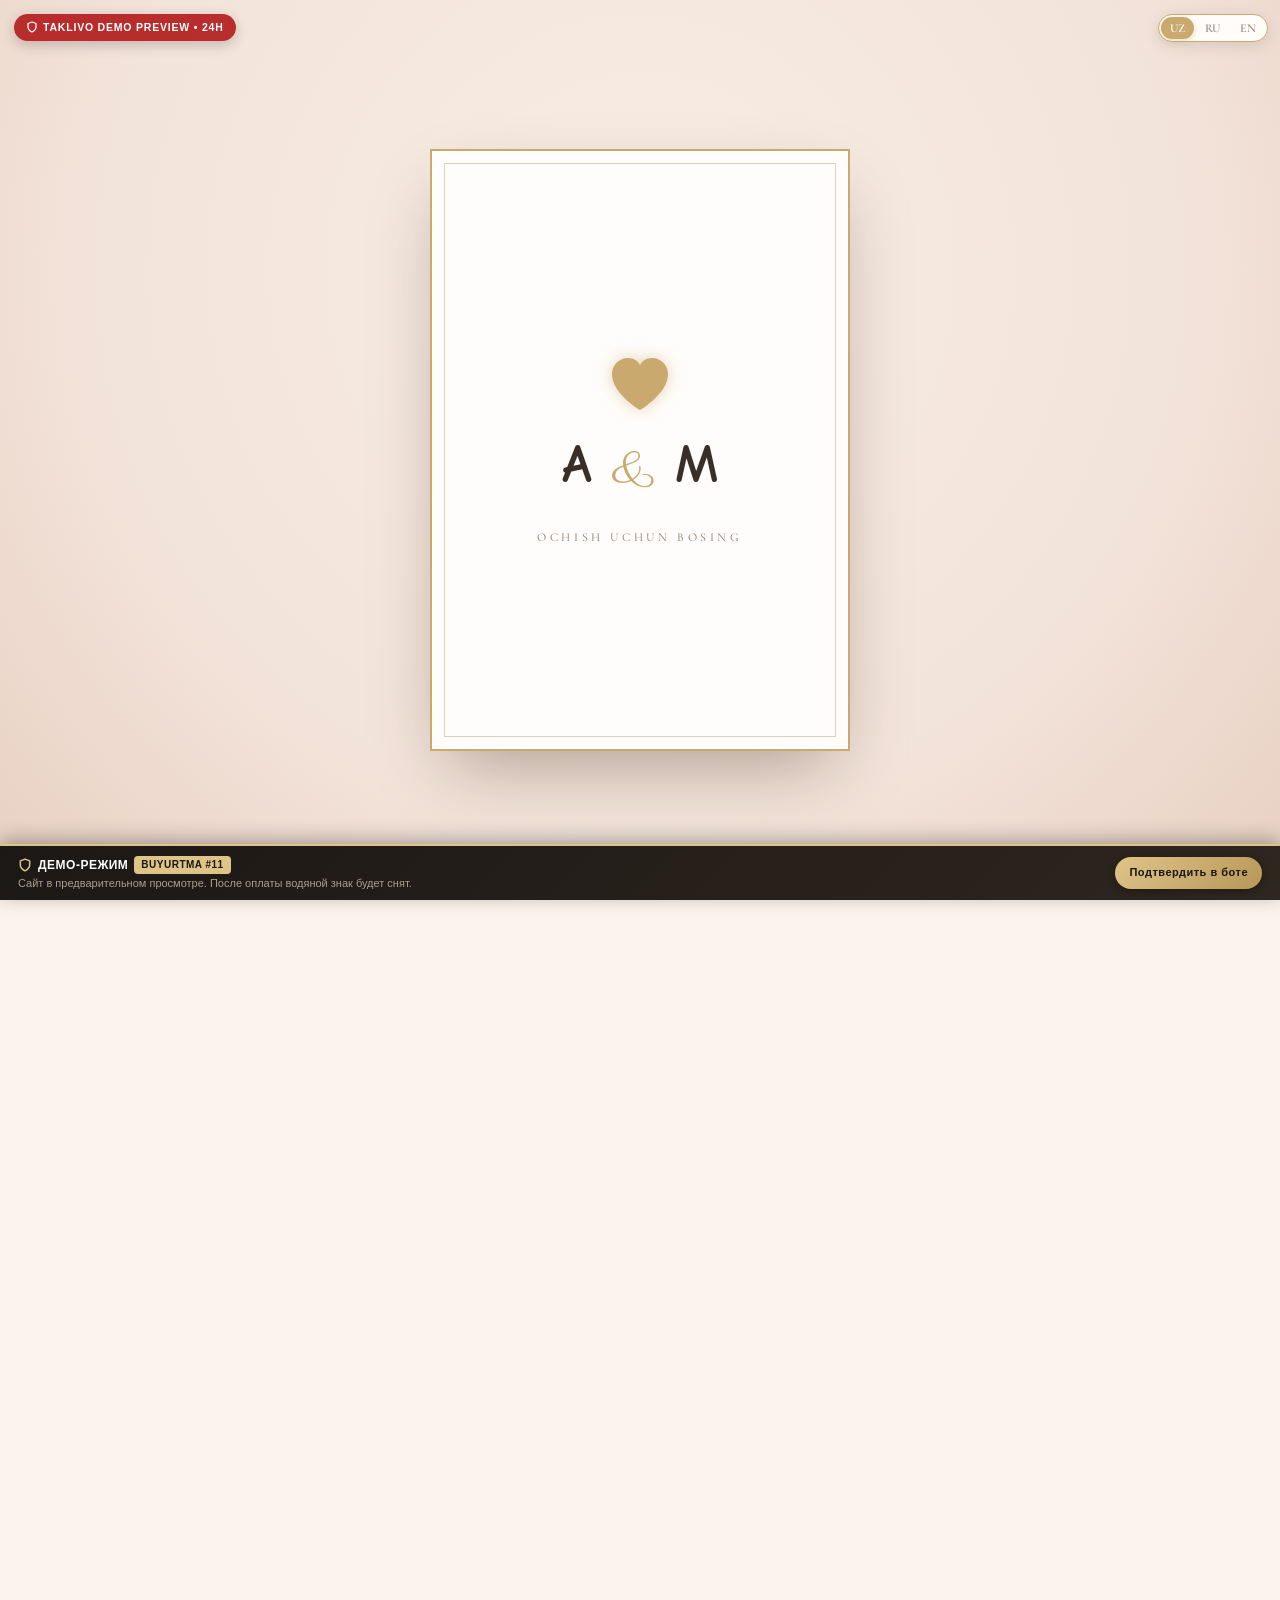
<file: templates/orders/11/index.html>
<!DOCTYPE html>
<html lang="uz">
<head>
  <meta charset="UTF-8" />
  <meta name="viewport" content="width=device-width, initial-scale=1.0" />
  <title>Aziz & Malika — Nikoh to‘yi taklifnomasi</title>
  
  <!-- Favicon -->
  <link rel="icon" type="image/svg+xml" href="images/favicon.svg" />
  <link rel="icon" type="image/png" sizes="32x32" href="images/favicon.png" />
  <link rel="apple-touch-icon" href="images/favicon.png" />

  <!-- Reset scroll position to top on page load / refresh -->
  <script>
    if ('scrollRestoration' in history) {
      history.scrollRestoration = 'manual';
    }
    window.scrollTo(0, 0);
  </script>

  <!-- Google Fonts -->
  <link rel="preconnect" href="https://fonts.googleapis.com" />
  <link rel="preconnect" href="https://fonts.gstatic.com" crossorigin />
  <link href="https://fonts.googleapis.com/css2?family=Comic+Neue:wght@700&family=Cormorant+Garamond:ital,wght@0,400;0,500;0,600;1,400&family=Parisienne&family=Playfair+Display:ital,wght@0,500;1,500&display=swap" rel="stylesheet" />

  <!-- Stylesheet -->
  <link rel="stylesheet" href="style.css" />
</head>
<body class="locked">

  <!-- Watermark Pill (Unpaid / Demo Mode) -->
  <div id="taklivoWatermark" class="taklivo-unpaid-watermark">
    <svg width="12" height="12" viewBox="0 0 24 24" fill="none" stroke="currentColor" stroke-width="2.5" stroke-linecap="round" stroke-linejoin="round" aria-hidden="true">
      <path d="M12 22s8-4 8-10V5l-8-3-8 3v7c0 6 8 10 8 10z"/>
    </svg>
    TAKLIVO DEMO PREVIEW • 24H
  </div>

  <!-- Language Switcher (UZ / RU / EN) -->
  <div class="lang-toggle" id="langSwitcher">
    <button data-lang="uz" class="active">UZ</button>
    <button data-lang="ru">RU</button>
    <button data-lang="en">EN</button>
  </div>

  <!-- 3D Opening Cover Screen -->
  <div id="cover">
    <div class="cover-card" id="coverCard">
      <div class="cover-face">
        <svg class="cover-heart" viewBox="0 0 32 29" fill="currentColor">
          <path d="M16 28.5C16 28.5 2 20.3 2 10.6 2 5.9 5.7 2.5 10 2.5c2.7 0 5 1.4 6 3.6 1-2.2 3.3-3.6 6-3.6 4.3 0 8 3.4 8 8.1 0 9.7-14 17.9-14 17.9z" />
        </svg>
        <div class="cover-mono">A <span class="amp">&amp;</span> M</div>
        <div class="cover-hint" data-i18n="coverHint">Ochish uchun bosing</div>
      </div>
    </div>
  </div>

  <!-- Floating Music Toggle Button -->
  <button class="music-btn" id="musicBtn" aria-label="Musiqani yoqish/o‘chirish">♪</button>

  <!-- Main Website Content -->
  <div id="site">

    <!-- HERO SECTION -->
    <section class="hero" id="heroSection">
      <div class="hero-frame"></div>
      <div class="sparkles" id="sparkles"></div>
      
      <p class="hero-eyebrow hero-anim" style="animation-delay: .1s" data-i18n="heroEyebrow">Bizning to‘yimiz</p>
      
      <h1 class="hero-names hero-anim" style="animation-delay: .35s">
        Aziz<span class="hero-amp">&amp;</span>Malika
      </h1>
      
      <!-- Couple Monogram Crest Medallion -->
      <div class="hero-photo hero-anim" style="animation-delay: .65s">
        <img src="images/wedding_crest.svg" alt="Aziz & Malika Nikoh ramzi" />
      </div>
      
      <div class="hero-date-row hero-anim" style="animation-delay: .95s">
        <span>15</span><span class="dot">·</span><span>09</span><span class="dot">·</span><span>2026</span>
      </div>
      
      <p class="hero-loc hero-anim" style="animation-delay: 1.1s" data-i18n="heroLoc">Toshkent sh., «Oqsaroy» to‘yxonasi</p>
    </section>

    <!-- COUNTDOWN TIMER SECTION -->
    <section class="section">
      <div class="container">
        <span class="eyebrow reveal" data-i18n="cdEyebrow">Unutilmas kun</span>
        <h2 class="section-title reveal" data-i18n="cdTitle">To‘ygacha qoldi</h2>
        
        <div class="laurel-divider reveal">
          <span class="line"></span>
          <svg viewBox="0 0 24 24" fill="none" stroke="currentColor" stroke-width="1.4">
            <path d="M12 3v18M6 8c0 4 3 6 6 6M18 8c0 4-3 6-6 6" />
          </svg>
          <span class="line"></span>
        </div>
        
        <div class="cd-grid reveal">
          <div class="cd-item">
            <div class="cd-ring"></div>
            <div class="cd-inner">
              <span class="cd-num" id="cd-d">00</span>
              <span class="cd-lab" data-i18n="days">Kun</span>
            </div>
          </div>
          <div class="cd-item">
            <div class="cd-ring"></div>
            <div class="cd-inner">
              <span class="cd-num" id="cd-h">00</span>
              <span class="cd-lab" data-i18n="hours">Soat</span>
            </div>
          </div>
          <div class="cd-item">
            <div class="cd-ring"></div>
            <div class="cd-inner">
              <span class="cd-num" id="cd-m">00</span>
              <span class="cd-lab" data-i18n="mins">Daqiqa</span>
            </div>
          </div>
          <div class="cd-item">
            <div class="cd-ring"></div>
            <div class="cd-inner">
              <span class="cd-num" id="cd-s">00</span>
              <span class="cd-lab" data-i18n="secs">Soniya</span>
            </div>
          </div>
        </div>
      </div>
    </section>

    <!-- INVITATION MESSAGE SECTION -->
    <section class="section alt">
      <div class="container">
        <span class="eyebrow reveal" data-i18n="inviteEyebrow">Taklifnoma</span>
        <h2 class="section-title reveal" data-i18n="inviteTitle">Aziz mehmonlarimiz!</h2>
        
        <div class="laurel-divider reveal">
          <span class="line"></span>
          <svg viewBox="0 0 24 24" fill="none" stroke="currentColor" stroke-width="1.4">
            <path d="M12 3v18M6 8c0 4 3 6 6 6M18 8c0 4-3 6-6 6" />
          </svg>
          <span class="line"></span>
        </div>
        
        <p class="invite-text reveal" data-i18n="inviteText">
          Taqdir bizning yuraklarimizni birlashtirdi va endi biz birgalikda yangi hayot ostonasiga qadam qo'ymoqdamiz. Sizni ushbu eng quvonchli va unutilmas kunimizda — nikoh to‘yimizda qadrdon mehmonimiz bo‘lishga taklif etamiz.
        </p>
      </div>
    </section>

    <!-- OPTION 1: SCHEDULE / PROGRAM -->
    <section class="section">
      <div class="container">
        <span class="eyebrow reveal" data-i18n="tlEyebrow">Kun dasturi</span>
        <h2 class="section-title reveal" data-i18n="tlTitle">Tantana rejasi</h2>
        
        <div class="laurel-divider reveal">
          <span class="line"></span>
          <svg viewBox="0 0 24 24" fill="none" stroke="currentColor" stroke-width="1.4">
            <path d="M12 3v18M6 8c0 4 3 6 6 6M18 8c0 4-3 6-6 6" />
          </svg>
          <span class="line"></span>
        </div>
        
        <div class="tl-wrap reveal">
          <div class="tl-item">
            <div class="tl-time" data-i18n="tl1Time">18:00</div>
            <div class="tl-title" data-i18n="tl1Title">Mehmonlar tashrifi va kutib olish</div>
          </div>
          <div class="tl-item">
            <div class="tl-time" data-i18n="tl2Time">18:30</div>
            <div class="tl-title" data-i18n="tl2Title">Kelin-kuyovning tantanali kirib kelishi</div>
          </div>
          <div class="tl-item">
            <div class="tl-time" data-i18n="tl3Time">19:00</div>
            <div class="tl-title" data-i18n="tl3Title">Bayramona to‘y oqshomi dasturxoni</div>
          </div>
          <div class="tl-item">
            <div class="tl-time" data-i18n="tl4Time">21:00</div>
            <div class="tl-title" data-i18n="tl4Title">To‘y torti va qutlovlar</div>
          </div>
        </div>
      </div>
    </section>

    <!-- OPTION 2: VENUE & MAP -->
    <section class="section alt">
      <div class="container">
        <span class="eyebrow reveal" data-i18n="venueEyebrow">Tadbir joyi</span>
        <h2 class="section-title reveal" data-i18n="venueTitle">To‘yxona manzili</h2>
        
        <div class="laurel-divider reveal">
          <span class="line"></span>
          <svg viewBox="0 0 24 24" fill="none" stroke="currentColor" stroke-width="1.4">
            <path d="M12 3v18M6 8c0 4 3 6 6 6M18 8c0 4-3 6-6 6" />
          </svg>
          <span class="line"></span>
        </div>
        
        <div class="venue-card reveal">
          <div class="venue-photo">
            <img src="images/venue.jpg" alt="«Oqsaroy» to‘yxonasi" />
          </div>
          <div class="venue-name" data-i18n="venueName">«Oqsaroy» to‘yxonasi</div>
          <div class="venue-addr" data-i18n="venueAddr">Toshkent sh., Chilonzor tumani, Arnasoy ko‘chasi, 10A-uy</div>
          <div class="venue-time" data-i18n="venueTime">15-sentyabr, 2026-yil · 18:00</div>
          <a class="venue-btn" href="https://www.google.com/maps/place/Restoran+Oqsaroy/@41.2818,69.2295816,17z/data=!3m1!4b1!4m6!3m5!1s0x38ae8b975165027d:0x23f2fc8542e67a94!8m2!3d41.2818!4d69.2295816!16s%2Fg%2F11rx49k8j3" target="_blank" rel="noopener noreferrer">
            <svg viewBox="0 0 24 24" fill="none" stroke="currentColor" stroke-width="2" stroke-linecap="round" stroke-linejoin="round">
              <path d="M21 10c0 7-9 13-9 13s-9-6-9-13a9 9 0 0 1 18 0z"></path>
              <circle cx="12" cy="10" r="3"></circle>
            </svg>
            <span data-i18n="venueBtn">Google xaritasida ochish</span>
          </a>
        </div>
      </div>
    </section>

    <!-- OPTION 3: DRESS-CODE -->
    <section class="section">
      <div class="container">
        <span class="eyebrow reveal" data-i18n="dcEyebrow">Tavsiyalar</span>
        <h2 class="section-title reveal" data-i18n="dcTitle">Dress-kod</h2>
        
        <div class="laurel-divider reveal">
          <span class="line"></span>
          <svg viewBox="0 0 24 24" fill="none" stroke="currentColor" stroke-width="1.4">
            <path d="M12 3v18M6 8c0 4 3 6 6 6M18 8c0 4-3 6-6 6" />
          </svg>
          <span class="line"></span>
        </div>
        
        <div class="dc-swatches reveal">
          <div class="dc-swatch-item">
            <div class="dc-swatch" style="background: #c9a96e;" title="Oltin"></div>
            <span class="dc-swatch-label" data-i18n="dcGold">Oltin rang</span>
          </div>
          <div class="dc-swatch-item">
            <div class="dc-swatch" style="background: #e8cfc2;" title="Pudra"></div>
            <span class="dc-swatch-label" data-i18n="dcBlush">Pudra</span>
          </div>
          <div class="dc-swatch-item">
            <div class="dc-swatch" style="background: #fbf3ec; border: 1px solid #ddd;" title="Krem"></div>
            <span class="dc-swatch-label" data-i18n="dcCream">Krem</span>
          </div>
          <div class="dc-swatch-item">
            <div class="dc-swatch" style="background: #3a2e28;" title="Klassik to‘q"></div>
            <span class="dc-swatch-label" data-i18n="dcDark">Klassik to‘q</span>
          </div>
        </div>
        
        <p class="dc-text reveal" data-i18n="dcText">
          Bizning bayramimiz uchun qulay va chiroyli kiyinishingizni so'raymiz. Pastel, tilla va nozik pudra tusidagi liboslar bayramimizga yanada ko‘rk bag‘ishlaydi.
        </p>
      </div>
    </section>

    <!-- OPTION 4: RSVP SURVEY (MATCHING USER SCREENSHOT) -->
    <section class="section" id="rsvpSection">
      <div class="container">
        <span class="eyebrow reveal" data-i18n="rsvpEyebrow">Tasdiqlash</span>
        <h2 class="section-title reveal" data-i18n="rsvpTitle">Ishtirokingiz</h2>
        
        <div class="laurel-divider reveal">
          <span class="line"></span>
          <svg viewBox="0 0 24 24" fill="none" stroke="currentColor" stroke-width="1.4">
            <path d="M12 3v18M6 8c0 4 3 6 6 6M18 8c0 4-3 6-6 6" />
          </svg>
          <span class="line"></span>
        </div>
        
        <form class="rsvp-form reveal" id="rsvpForm">
          <div class="field">
            <label class="rsvp-label" data-i18n="nameLabel">Ismingiz</label>
            <input type="text" data-i18n-ph="namePh" placeholder="Ism va familiya" required />
          </div>

          <div class="field">
            <div class="radio-plain-row">
              <label class="radio-plain">
                <input type="radio" name="attending" value="yes" checked />
                <span data-i18n="willAttend">Men kelaman</span>
              </label>
              <label class="radio-plain">
                <input type="radio" name="attending" value="no" />
                <span data-i18n="wontAttend">Kela olmayman</span>
              </label>
            </div>
          </div>

          <div class="field">
            <label class="rsvp-label" data-i18n="commentLabel">Tilagingiz (ixtiyoriy)</label>
            <textarea rows="3" data-i18n-ph="commentPh" placeholder="Bizga bir necha so'z yozing..."></textarea>
          </div>

          <button type="submit" class="rsvp-btn" data-i18n="submitBtn">Yuborish</button>
          <p class="form-msg" id="formMsg"></p>
        </form>
      </div>
    </section>

    <!-- WISHES SECTION (MATCHING USER SCREENSHOT) -->
    <section class="section alt" id="wishesSection">
      <div class="container">
        <span class="eyebrow reveal" data-i18n="wishesEyebrow">Mehr bilan</span>
        <h2 class="section-title reveal" data-i18n="wishesTitle">Tilaklar</h2>
        
        <div class="laurel-divider reveal">
          <span class="line"></span>
          <svg viewBox="0 0 24 24" fill="none" stroke="currentColor" stroke-width="1.4">
            <path d="M12 3v18M6 8c0 4 3 6 6 6M18 8c0 4-3 6-6 6" />
          </svg>
          <span class="line"></span>
        </div>
        
        <div class="wishes-scroll reveal" id="wishesList">
          <div class="wish-item">
            <p class="wish-name" data-i18n="w1Name">Dilnoza</p>
            <p class="wish-text" data-i18n="w1Text">Совет да любовь! Пусть ваш дом всегда будет полон радости.</p>
          </div>
          <div class="wish-item">
            <p class="wish-name" data-i18n="w2Name">Abror</p>
            <p class="wish-text" data-i18n="w2Text">Поздравляем! Желаем крепкой и счастливой семьи.</p>
          </div>
        </div>
      </div>
    </section>

    <!-- FOOTER -->
    <footer>
      <div class="ft-names">Aziz <span class="amp">&amp;</span> Malika</div>
      <div class="ft-date" data-i18n="ftDate">15-sentyabr, 2026-yil</div>
      <p class="ft-credit">
        <span data-i18n="ftCredit">Taklivo · Maxsus taklifnomalar</span>
      </p>
    </footer>

  </div>

  <!-- Floating Demo Bottom Banner -->
  <div id="taklivoBanner" class="taklivo-floating-banner">
    <div class="taklivo-banner-left">
      <span class="taklivo-banner-title">
        <svg width="14" height="14" viewBox="0 0 24 24" fill="none" stroke="#dfc488" stroke-width="2.5" stroke-linecap="round" stroke-linejoin="round" aria-hidden="true">
          <path d="M12 22s8-4 8-10V5l-8-3-8 3v7c0 6 8 10 8 10z"/>
        </svg>
        ДЕМО-РЕЖИМ
        <span class="taklivo-banner-badge">BUYURTMA #11</span>
      </span>
      <span class="taklivo-banner-desc">Сайт в предварительном просмотре. После оплаты водяной знак будет снят.</span>
    </div>
    <a href="https://t.me/taklivo_bot" class="taklivo-banner-btn" target="_blank" rel="noopener noreferrer">Подтвердить в боте</a>
  </div>

  <!-- JavaScript -->
  <script src="script.js"></script>
</body>
</html>
</file>
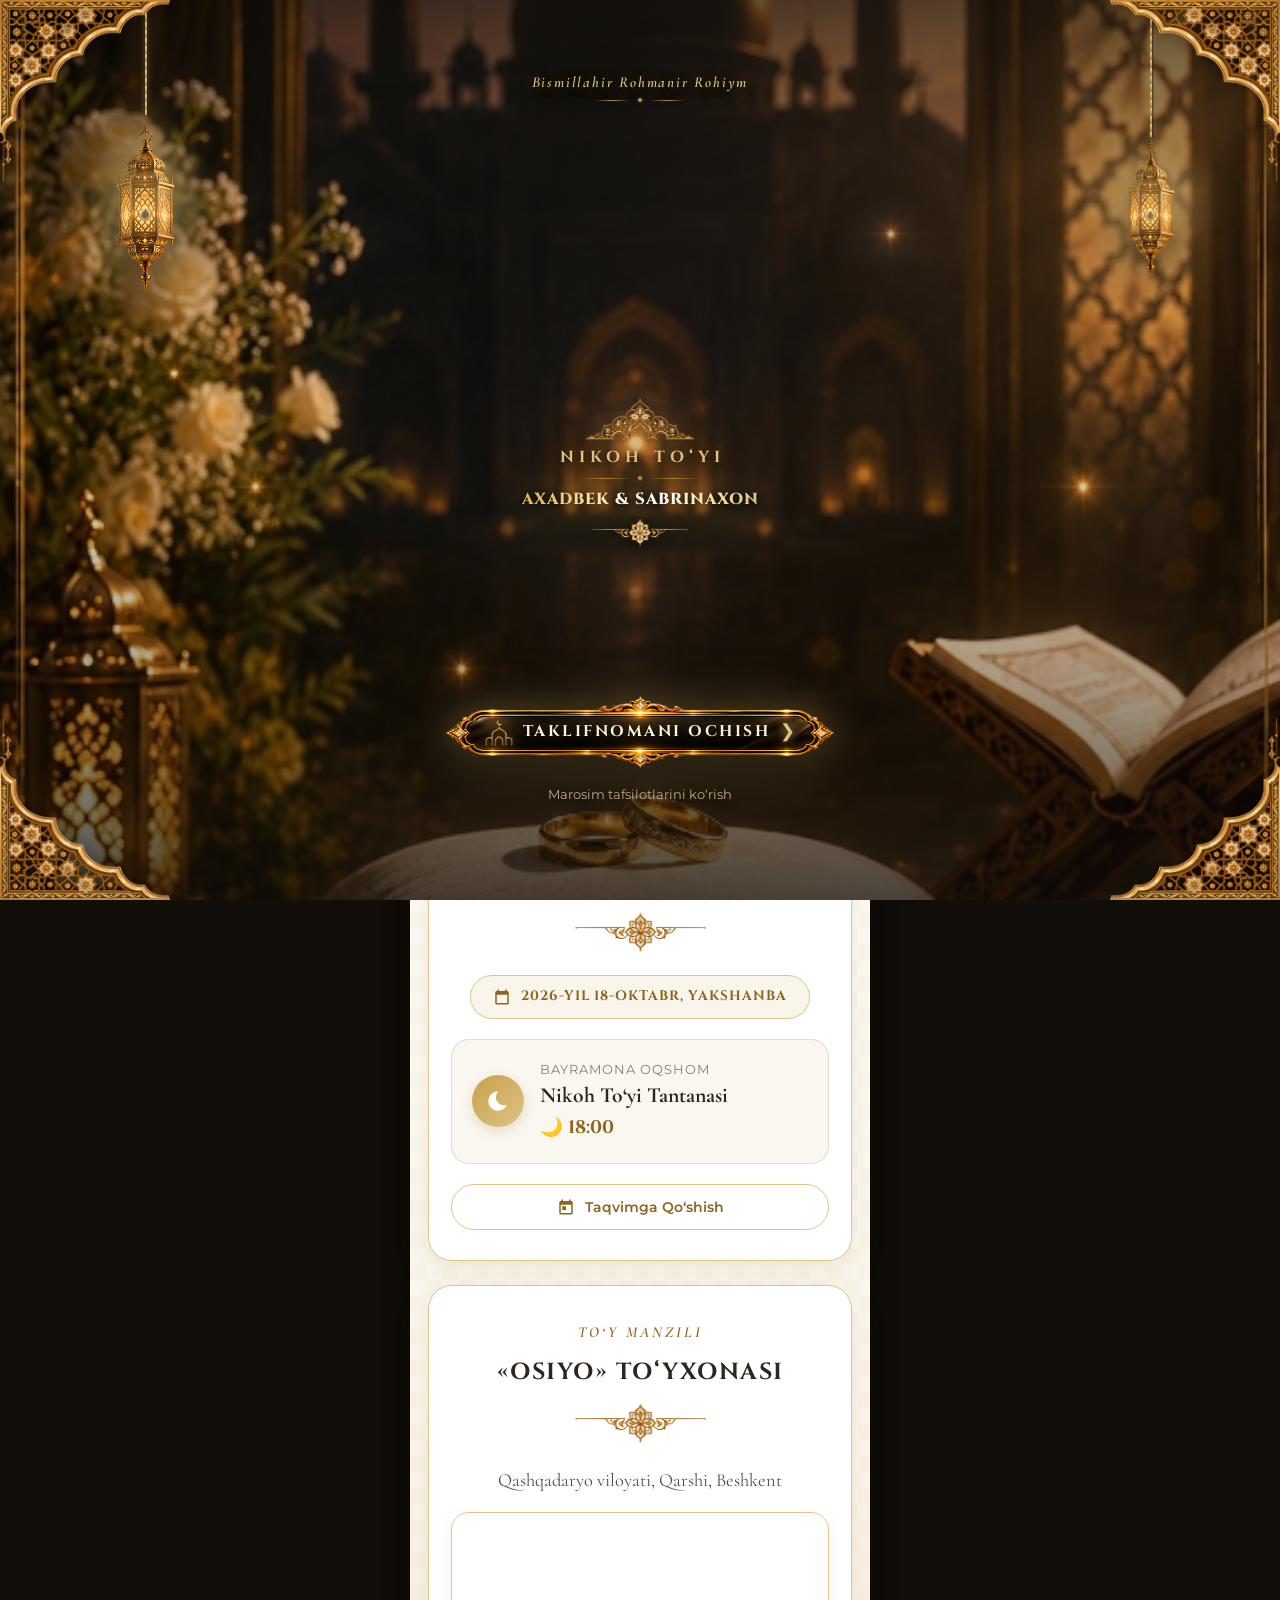
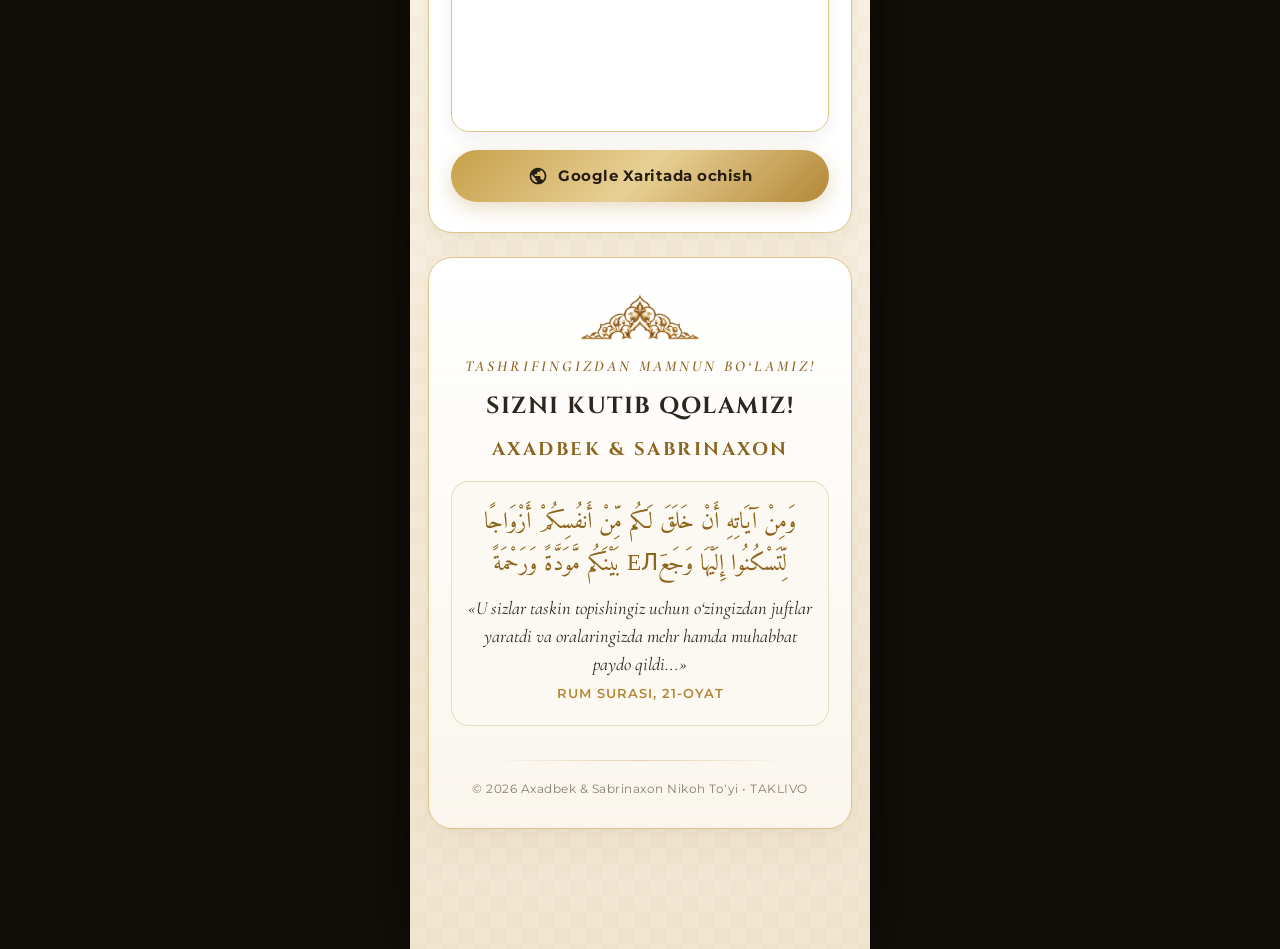
<file: templates/orders/6/index.html>
<!DOCTYPE html>
<html lang="uz">
<head>
  <meta charset="UTF-8">
  <meta name="viewport" content="width=device-width, initial-scale=1.0, maximum-scale=1.0, user-scalable=no">
  <title>Nikoh To‘yi Taklifnomasi — Axadbek &amp; Sabrinaxon</title>
  
  <!-- SEO & Social Open Graph Meta -->
  <meta name="description" content="Axadbek &amp; Sabrinaxonlarning Nikoh to'yiga lutfan taklif etamiz! 2026-yil 18-oktabr, «Osiyo» To‘yxonasi, Beshkent.">
  <meta name="theme-color" content="#120e09">
  <meta property="og:title" content="Nikoh To‘yi Taklifnomasi — Axadbek &amp; Sabrinaxon 💍">
  <meta property="og:description" content="18-Oktabr 2026, 18:00 | «Osiyo» To'yxonasi, Beshkent. Sizni to'y oqshomimizga lutfan taklif etamiz!">
  <meta property="og:image" content="images/hero_clean_bg.jpg">
  <meta property="og:type" content="website">

  <!-- Resource Preconnects -->
  <link rel="preconnect" href="https://fonts.googleapis.com">
  <link rel="preconnect" href="https://fonts.gstatic.com" crossorigin>
  <link href="https://fonts.googleapis.com/css2?family=Amiri:ital,wght@0,400;0,700;1,400&family=Cinzel:wght@500;600;700;800&family=Cormorant+Garamond:ital,wght@0,400;0,500;0,600;0,700;1,400;1,600&family=Montserrat:wght@300;400;500;600;700&display=swap" rel="stylesheet">

  <link rel="stylesheet" href="style.css">
</head>
<body>

  <!-- ➕ Musiqa (Fayl biriktirilgan) -->
  <audio id="weddingAudio" src="music.mp3" loop preload="auto"></audio>
  <button class="music-toggle-btn" id="musicBtn" onclick="toggleMusic()" aria-label="Musiqa nazorati" style="display: none;">
    <svg class="icon-play" viewBox="0 0 24 24" id="musicIconPlay" style="display: none;"><path d="M8 5v14l11-7z"/></svg>
    <svg class="icon-pause" viewBox="0 0 24 24" id="musicIconPause"><path d="M6 19h4V5H6v14zm8-14v14h4V5h-4z"/></svg>
    <div class="music-pulse-ring"></div>
  </button>

  <!-- Ambient Backdrop Wrapper -->
  <div class="app-wrapper">

    <!-- Main Mobile Invitation Container -->
    <main class="invitation-container">
      <div class="pattern-overlay" aria-hidden="true"></div>

      <!-- =================================================================
           SECTION 1: HERO / OPENING SCREEN (EXACT REFERENCE 1 WITH PHOTO 2 BG & PHOTO 3 BUTTON)
           ================================================================= -->
      <section id="hero-section" class="hero-section" aria-label="Hero Taklifnoma">
        
        <!-- Clean Master Backdrop Artwork (Photo 2: Cream cushion with gold rings in mosque) -->
        <img 
          src="images/hero_clean_bg.jpg" 
          alt="" 
          class="hero-bg-canvas"
          loading="eager"
          aria-hidden="true"
        />
        <div class="hero-ambient-overlay" aria-hidden="true"></div>

        <!-- 1. Four 3D Gold Girih Corner Arch Frames -->
        <img src="images/frame_corner_tr.png" alt="" class="hero-corner-frame corner-tl" aria-hidden="true" />
        <img src="images/frame_corner_tr.png" alt="" class="hero-corner-frame corner-tr" aria-hidden="true" />
        <img src="images/frame_corner_tr.png" alt="" class="hero-corner-frame corner-bl" aria-hidden="true" />
        <img src="images/frame_corner_tr.png" alt="" class="hero-corner-frame corner-br" aria-hidden="true" />

        <!-- 2. Hanging 3D Gold Lanterns -->
        <div class="lantern-wrapper lantern-left-wrap">
          <img src="images/lantern_sharp.png" alt="Sharqona Chiroq" class="hero-hanging-lantern" />
          <div class="lantern-glow"></div>
        </div>
        <div class="lantern-wrapper lantern-right-wrap">
          <img src="images/lantern_sharp.png" alt="Sharqona Chiroq" class="hero-hanging-lantern" />
          <div class="lantern-glow"></div>
        </div>

        <!-- 3. Top Header: Bismillahir Rohmanir Rohiym -->
        <div class="hero-bismillah-wrap">
          <p class="bismillah-text">Bismillahir Rohmanir Rohiym</p>
          <div class="bismillah-divider" aria-hidden="true">
            <div class="diamond"></div>
          </div>
        </div>

        <!-- 4. Central Title Group: Arch Crown, NIKOH TO‘YI, AXADBEK & SABRINAXON, Floral Divider -->
        <div class="hero-title-group">
          <img src="images/arch_ornament.png" alt="Oltin Naqsh" class="hero-arch-ornament" />
          
          <h2 class="hero-event-type">NIKOH TO‘YI</h2>
          
          <div class="hero-thin-line" aria-hidden="true">
            <div class="line-diamond"></div>
          </div>

          <h1 class="hero-child-name">
            <span class="name-text">AXADBEK &amp; SABRINAXON</span>
            <span class="gold-sparkle sparkle-1" aria-hidden="true"></span>
            <span class="gold-sparkle sparkle-2" aria-hidden="true"></span>
          </h1>

          <img src="images/divider_ornament.png" alt="Oltin Gul Naqsh" class="hero-divider-ornament" />
        </div>

        <!-- 5. CTA Button (Photo 3: Ornate Baroque Gold Plaque) -->
        <div class="hero-cta-wrap">
          <a href="#taklif-section" id="hero-cta-btn" class="hero-cta-button" aria-label="Taklifnomani ochish">
            <img src="images/cta_btn_plate.png" alt="" class="cta-plate-bg" aria-hidden="true" />
            <div class="cta-content">
              <img src="images/mosque_icon.png" alt="" class="cta-mosque-icon" aria-hidden="true" />
              <span class="cta-label">TAKLIFNOMANI OCHISH</span>
              <span class="cta-chevron" aria-hidden="true">❯</span>
            </div>
          </a>
          <p class="hero-subtext">Marosim tafsilotlarini ko‘rish</p>
        </div>

      </section>

      <!-- =================================================================
           MAIN INVITATION CONTENT (CARDS IN LUXURY LIGHT GOLD DESIGN)
           ================================================================= -->
      <div class="invitation-body" id="invitationBody">

        <!-- ===============================================================
             CARD 1: MUBORAK TAKLIFNOMA
             =============================================================== -->
        <section id="taklif-section" class="content-card" aria-label="Taklifnoma Matni">
          <div class="card-inner-frame">
            <img src="images/arch_ornament.png" alt="" class="card-top-ornament" aria-hidden="true" />
            <div class="card-badge">MUBORAK TAKLIFNOMA</div>
            <div class="arabic-bismillah" dir="rtl" aria-label="Bismillah">بِسْمِ اللَّهِ الرَّحْمَٰنِ الرَّحِيمِ</div>
            
            <h2 class="card-main-title">HURMATLI MEHMONIMIZ!</h2>
            
            <img src="images/divider_ornament.png" alt="" class="card-divider-ornament" aria-hidden="true" />

            <div class="taklif-text-wrap">
              <p class="taklif-p">
                Sizni va oilangizni jondan aziz farzandlarimiz <span class="gold-name">Axadbek</span> va <span class="gold-name">Sabrinaxonlarning</span> Nikoh to‘yi munosabati bilan yoziladigan fayzli va to‘kin dasturxonimizga lutfan taklif etamiz.
              </p>

              <p class="taklif-p">
                Ushbu quvonchli va shukuhli kunimizda davramiz fayzi, to‘rimiz ko‘rki bo‘lishingiz biz uchun cheksiz sharafdir.
              </p>
            </div>

            <div class="card-separator-line"></div>

            <div class="taklif-signature">
              <p class="signature-title">Cheksiz ehtirom va samimiyat ila:</p>
              <p class="signature-names">OTA-ONASI VA BARCHA OILA A'ZOLARI</p>
            </div>
          </div>
        </section>

        <!-- ===============================================================
             CARD 2: TADBIR HAQIDA & VAQTI (EVENT DETAILS)
             =============================================================== -->
        <section id="details-section" class="content-card" aria-label="Tadbir Tafsilotlari">
          <div class="card-inner-frame">
            <div class="card-badge">TANTANA VAQTI</div>
            <h2 class="card-main-title">TADBIR HAQIDA</h2>

            <img src="images/divider_ornament.png" alt="" class="card-divider-ornament" aria-hidden="true" />

            <div class="event-date-pill">
              <svg class="pill-icon" viewBox="0 0 24 24">
                <path d="M19 4h-1V2h-2v2H8V2H6v2H5c-1.11 0-1.99.9-1.99 2L3 20c0 1.1.89 2 2 2h14c1.1 0 2-.9 2-2V6c0-1.1-.9-2-2-2zm0 16H5V9h14v11z"/>
              </svg>
              <span>2026-YIL 18-OKTABR, YAKSHANBA</span>
            </div>

            <!-- Event Ceremony Card -->
            <div class="event-subcard">
              <div class="event-icon-circle">
                <svg viewBox="0 0 24 24">
                  <path d="M12 3c.132 0 .263 0 .393 0a7.5 7.5 0 0 0 7.92 12.446A9 9 0 1 1 12 2.992V3z"/>
                </svg>
              </div>
              <div class="event-subcard-info">
                <p class="event-subcard-tag">Bayramona Oqshom</p>
                <h3 class="event-subcard-name">Nikoh To‘yi Tantanasi</h3>
                <p class="event-subcard-time">🌙 18:00</p>
              </div>
            </div>

            <!-- Add to Calendar Action -->
            <div class="calendar-btn-wrap">
              <button id="add-calendar-btn" class="calendar-action-btn" type="button">
                <svg viewBox="0 0 24 24"><path d="M19 4h-1V2h-2v2H8V2H6v2H5c-1.11 0-1.99.9-1.99 2L3 20c0 1.1.89 2 2 2h14c1.1 0 2-.9 2-2V6c0-1.1-.9-2-2-2zm0 16H5V9h14v11zM7 11h5v5H7z"/></svg>
                <span>Taqvimga Qo‘shish</span>
              </button>
            </div>
          </div>
        </section>

        <!-- ===============================================================
             CARD 3: MANZIL & XARITA (➕ KARTA PROEZDA)
             =============================================================== -->
        <section id="location-section" class="content-card" aria-label="Manzil va Xarita">
          <div class="card-inner-frame">
            <div class="card-badge">TO‘Y MANZILI</div>
            <h2 class="card-main-title">«OSIYO» TO‘YXONASI</h2>

            <img src="images/divider_ornament.png" alt="" class="card-divider-ornament" aria-hidden="true" />

            <div class="venue-location-info">
              <p class="venue-city">Qashqadaryo viloyati, Qarshi, Beshkent</p>
            </div>

            <!-- Interactive Map Embed -->
            <div class="map-embed-wrapper">
              <iframe 
                src="https://maps.google.com/maps?q=38.8287075,65.7014877&hl=uz&z=16&output=embed" 
                allowfullscreen="" 
                loading="lazy" 
                referrerpolicy="no-referrer-when-downgrade"
                title="Osiyo to'yxonasi xaritasi">
              </iframe>
            </div>

            <!-- Navigation Action: Google Map -->
            <div class="map-action-wrap">
              <a href="https://www.google.com/maps/place/Osiyo+to'yxonasi/@38.8287117,65.6989128,17z/data=!3m1!4b1!4m6!3m5!1s0x3f4ea564b2a7e491:0x9ece476f6687dab9!8m2!3d38.8287075!4d65.7014877!16s%2Fg%2F11c7t2dfw4?entry=ttu" target="_blank" rel="noopener noreferrer" class="google-map-btn">
                <svg viewBox="0 0 24 24" aria-hidden="true"><path d="M12 2C6.48 2 2 6.48 2 12s4.48 10 10 10 10-4.48 10-10S17.52 2 12 2zm-1 17.93c-3.95-.49-7-3.85-7-7.93 0-.62.08-1.21.21-1.79L9 15v1c0 1.1.9 2 2 2v1.93zm6.9-2.54c-.26-.81-1-1.39-1.9-1.39h-1v-3c0-.55-.45-1-1-1H8v-2h2c.55 0 1-.45 1-1V7h2c1.1 0 2-.9 2-2v-.41c2.93 1.19 5 4.06 5 7.41 0 2.08-.8 3.97-2.1 5.39z"/></svg>
                <span>Google Xaritada ochish</span>
              </a>
            </div>
          </div>
        </section>

        <!-- ===============================================================
             CARD 4: YAKUN / XOTIMA (FINAL BLESSING)
             =============================================================== -->
        <section id="yakun-section" class="content-card xotima-card" aria-label="Xotima">
          <div class="card-inner-frame">
            <img src="images/arch_ornament.png" alt="" class="card-top-ornament" aria-hidden="true" />
            
            <p class="card-badge">Tashrifingizdan mamnun bo‘lamiz!</p>
            <h2 class="card-main-title">SIZNI KUTIB QOLAMIZ!</h2>
            <h3 class="xotima-names">AXADBEK &amp; SABRINAXON</h3>

            <div class="quran-blessing-box">
              <p class="quran-arabic" dir="rtl">
                وَمِنْ آيَاتِهِ أَنْ خَلَقَ لَكُم مِّنْ أَنفُسِكُمْ أَزْوَاجًا لِّتَسْكُنُوا إِلَيْهَا وَجَعЕЛَ بَيْنَكُم مَّوَدَّةً وَرَحْمَةً
              </p>
              <p class="quran-translation">
                «U sizlar taskin topishingiz uchun o‘zingizdan juftlar yaratdi va oralaringizda mehr hamda muhabbat paydo qildi...»
              </p>
              <p class="quran-surah">
                Rum surasi, 21-oyat
              </p>
            </div>

            <div class="card-separator-line"></div>

            <p class="footer-credits">
              © 2026 Axadbek &amp; Sabrinaxon Nikoh To‘yi • TAKLIVO
            </p>
          </div>
        </section>

      </div>
    </main>
  </div>

  <!-- JavaScript Scripts -->
  <script src="script.js"></script>
</body>
</html>
</file>
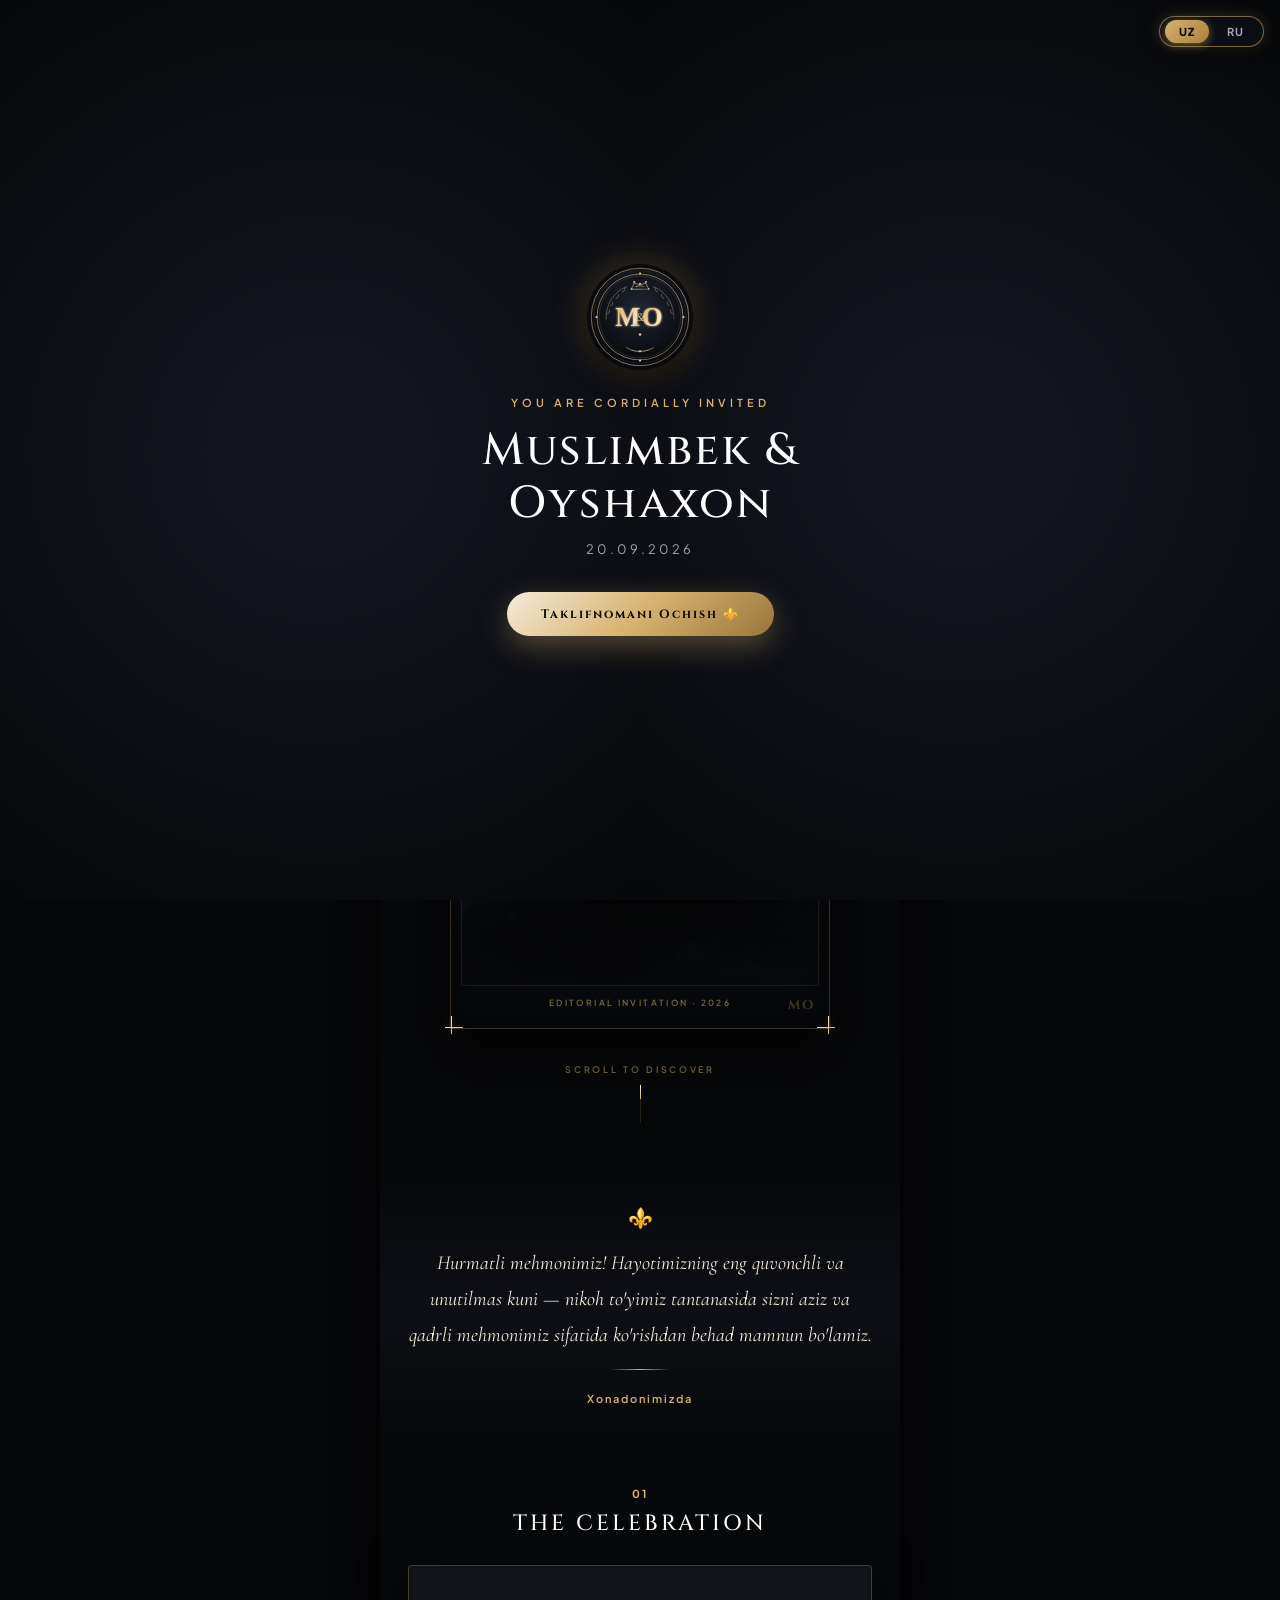
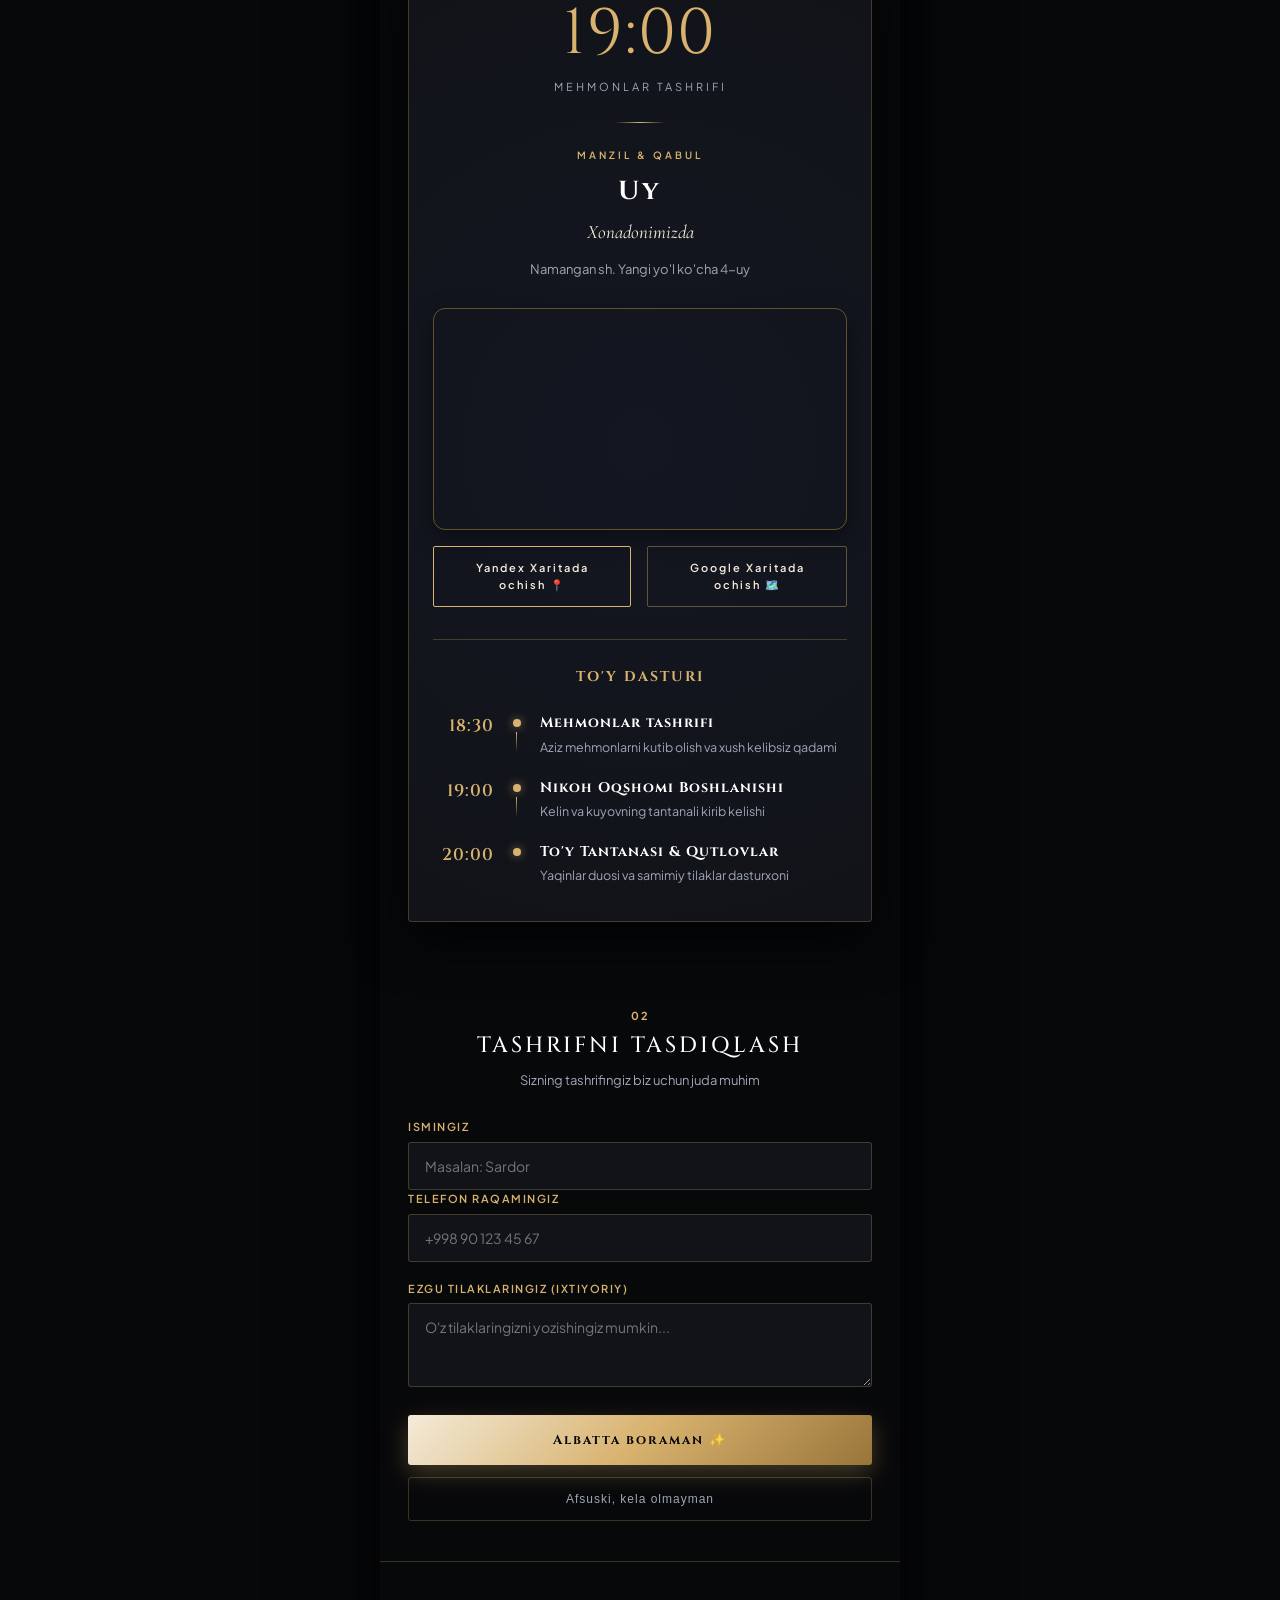
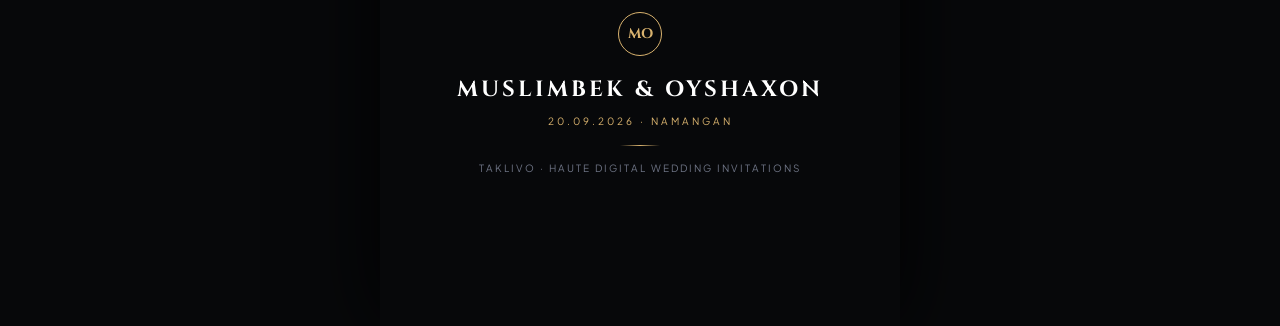
<file: templates/orders/7/index.html>
<!DOCTYPE html>
<html lang="uz">

<head>
    <meta charset="UTF-8">
    <meta name="viewport" content="width=device-width, initial-scale=1.0, maximum-scale=5.0">
    <title>Muslimbek & Oyshaxon — Dark Luxury Wedding Invitation</title>
    
    <!-- OpenGraph Preview for Telegram / WhatsApp -->
    <meta property="og:title" content="Muslimbek & Oyshaxon — Nikoh To'yi Taklifnomasi 💍">
    <meta property="og:description" content="20-Sentabr 2026, 19:00 | Namangan sh. Yangi yo'l ko'cha 4-uy. Sizni to'y oqshomimizga lutfan taklif etamiz!">
    <meta property="og:image" content="images/hero.jpg">
    <meta property="og:type" content="website">

    <!-- Fonts -->
    <link rel="preconnect" href="https://fonts.googleapis.com">
    <link rel="preconnect" href="https://fonts.gstatic.com" crossorigin>
    <link href="https://fonts.googleapis.com/css2?family=Cinzel:wght@400;500;600;700;800&family=Cormorant+Garamond:ital,wght@0,300;0,400;0,500;0,600;1,400;1,500&family=Plus+Jakarta+Sans:wght@300;400;500;600;700&display=swap" rel="stylesheet">
    
    <link rel="stylesheet" href="assets/engine.css">
    <link rel="stylesheet" href="style.css">
    <!-- Reset scroll position to top on page load / refresh -->
    <script>
        if ('scrollRestoration' in history) {
            history.scrollRestoration = 'manual';
        }
        window.scrollTo(0, 0);
    </script>
</head>

<body class="dark-luxury-body curtain-active">

    <!-- Subtle Film Grain Overlay -->
    <div class="film-grain" aria-hidden="true"></div>

    <!-- Background Stardust Particles -->
    <div class="stardust-container" id="stardustContainer" aria-hidden="true"></div>

    <!-- 🌐 ВТОРОЙ ЯЗЫК (Language Switcher: UZ / RU) -->
    <div id="taklivoLangToggle" class="taklivo-lang-toggle" role="region" aria-label="Language Selector">
        <button class="taklivo-lang-btn active" onclick="if(window.TaklivoEngine){TaklivoEngine.setLanguage('uz')}">UZ</button>
        <button class="taklivo-lang-btn" onclick="if(window.TaklivoEngine){TaklivoEngine.setLanguage('ru')}">RU</button>
    </div>

    <!-- 🎵 1. BACKGROUND AUDIO & VINYL CONTROLLER (Включенная опция: Музыка) -->
    <audio id="weddingAudio" loop preload="auto">
        <source src="music.m4a" type="audio/mp4">
        <source src="music.m4a" type="audio/x-m4a">
    </audio>

    <div class="vinyl-player-widget" id="musicBtn" onclick="toggleMusic()" role="button" aria-label="Toggle Wedding Music" tabindex="0">
        <div class="vinyl-disc" id="vinylDisc">
            <div class="vinyl-groove"></div>
            <div class="vinyl-center">
                <div class="vinyl-core"></div>
            </div>
        </div>
        <div class="vinyl-info">
            <div class="equalizer-bars" id="eqBars">
                <span></span><span></span><span></span>
            </div>
            <span class="vinyl-label" id="vinylLabel">SOUNDTRACK</span>
        </div>
    </div>

    <!-- Opening Experience Curtain -->
    <div class="curtain-overlay" id="curtainOverlay">
        <div class="curtain-panel panel-left"></div>
        <div class="curtain-panel panel-right"></div>
        <div class="curtain-centerpiece">
            <div class="embossed-seal">
                <img src="images/crest_dark_luxury.svg" alt="Muslimbek & Oyshaxon" class="seal-crest-img" />
            </div>
            <p class="curtain-meta">YOU ARE CORDIALLY INVITED</p>
            <h1 class="curtain-names" data-taklivo="couple_names">Muslimbek & Oyshaxon</h1>
            <p class="curtain-date" data-taklivo="event_date">20 • 09 • 2026</p>
            <button class="curtain-enter-btn" onclick="openInvitation()">
                <span data-i18n="openInvite">Taklifnomani Ochish ⚜️</span>
                <div class="btn-shimmer-line"></div>
            </button>
        </div>
    </div>

    <!-- Main Content Container -->
    <main class="dark-editorial-wrapper" id="mainContent">

        <!-- HERO SECTION: NAMES & DATE -->
        <header class="hero-cinematic reveal-block">
            <div class="hero-crest-emblem">
                <img src="images/crest_dark_luxury.svg" alt="Muslimbek & Oyshaxon" class="hero-crest-img" />
            </div>

            <div class="hero-eyebrow-container">
                <div class="hero-eyebrow-pill">
                    <span class="eyebrow-rule left"></span>
                    <span class="eyebrow-tag">THE WEDDING</span>
                    <span class="eyebrow-dot">·</span>
                    <span class="eyebrow-year">2026</span>
                    <span class="eyebrow-rule right"></span>
                </div>
                <p class="hero-editorial-caption" data-i18n="subtitle">Hayotimizning eng go'zal sahifasi boshlanmoqda</p>
            </div>

            <div class="hero-title-group">
                <h1 class="hero-couple-title" data-taklivo="couple_names">
                    <span class="name-first" data-taklivo="groom_name">MUSLIMBEK</span>
                    <span class="hero-ampersand-ornament">
                        <span class="ampersand-hairline left"></span>
                        <span class="ampersand">&</span>
                        <span class="ampersand-hairline right"></span>
                    </span>
                    <span class="name-second" data-taklivo="bride_name">OYSHAXON</span>
                </h1>
                <div class="hero-date-wrapper">
                    <p class="hero-date-engraved" data-taklivo="event_date">20 · 09 · 2026</p>
                </div>
            </div>

            <div class="hero-editorial-mount">
                <div class="mount-matting-frame">
                    <div class="jewel-corner top-left">
                        <span class="jewel-axis-h"></span>
                        <span class="jewel-axis-v"></span>
                    </div>
                    <div class="jewel-corner top-right">
                        <span class="jewel-axis-h"></span>
                        <span class="jewel-axis-v"></span>
                    </div>
                    <div class="jewel-corner bottom-left">
                        <span class="jewel-axis-h"></span>
                        <span class="jewel-axis-v"></span>
                    </div>
                    <div class="jewel-corner bottom-right">
                        <span class="jewel-axis-h"></span>
                        <span class="jewel-axis-v"></span>
                    </div>

                    <div class="mount-photo-stage">
                        <div class="hero-photo-layer" style="background-image: url('images/hero.jpg');">
                            <div class="cinematic-vignette"></div>
                            <div class="cinematic-edge-fade"></div>
                        </div>
                        <div class="photo-inner-hairline"></div>
                    </div>

                    <div class="mount-caption-tag">
                        <span>EDITORIAL INVITATION · 2026</span>
                    </div>
                    <div class="mount-watermark-seal" data-taklivo="monogram" aria-hidden="true">MO</div>
                </div>
            </div>

            <div class="hero-scroll-cue">
                <span class="cue-label">SCROLL TO DISCOVER</span>
                <div class="cue-line-track">
                    <div class="cue-line-runner"></div>
                </div>
            </div>
        </header>

        <!-- INVITATION MESSAGE SECTION -->
        <section class="section-ayat reveal-block">
            <div class="ayat-seal-icon">⚜️</div>
            <p class="ayat-text-arabic" data-i18n="inviteText" style="font-family: var(--font-display); font-size: 20px; line-height: 1.8; color: var(--c-champagne-light); max-width: 500px; margin: 0 auto 16px;">
                Hurmatli mehmonimiz! Hayotimizning eng quvonchli va unutilmas kuni — nikoh to'yimiz tantanasida sizni aziz va qadrli mehmonimiz sifatida ko'rishdan behad mamnun bo'lamiz.
            </p>
            <div class="gold-hairline-separator"></div>
            <span class="ayat-source" data-i18n="venueHall">XONADONIMIZDA</span>
        </section>

        <!-- 📍 2. КАРТА ПРОЕЗДА & 📅 3. РАСПИСАНИЕ (Включенные опции) -->
        <section class="section-details reveal-block">
            <div class="editorial-header center">
                <span class="editorial-num">01</span>
                <h2 class="editorial-heading" data-i18n="celebrationTitle">THE CELEBRATION</h2>
            </div>

            <div class="details-monumental-layout">
                <div class="details-time-anchor">
                    <span class="time-large" data-taklivo="event_time">19:00</span>
                    <span class="time-sub" data-i18n="gatheringTitle">MEHMONLAR TASHRIFI</span>
                </div>

                <div class="gold-vertical-divider"></div>

                <div class="details-location-anchor">
                    <span class="venue-prefix" data-i18n="venueTitle">MANZIL & QABUL</span>
                    <h3 class="venue-grand-title" data-taklivo="venue">UY</h3>
                    <p class="venue-hall" data-i18n="venueHall">Xonadonimizda</p>
                    <p class="venue-full-address" data-taklivo="address">Namangan sh. Yangi yo'l ko'cha 4-uy</p>

                    <!-- Карта проезда (Yandex & Google) -->
                    <div class="cartier-map-frame" style="margin: 16px 0; border-radius: 12px; overflow: hidden; border: 1px solid rgba(212, 175, 55, 0.4); box-shadow: 0 8px 25px rgba(0,0,0,0.4);">
                        <iframe title="Namangan Yangi yo'l ko'cha 4-uy" src="https://maps.google.com/maps?q=40.966199,71.613957&hl=uz&z=16&output=embed" width="100%" height="220" style="border:0; display:block;" allowfullscreen="" loading="lazy"></iframe>
                    </div>
                    <div class="map-buttons-dual">
                        <a href="https://yandex.uz/maps/?text=40.966199,71.613957" target="_blank" rel="noopener noreferrer" class="cartier-map-button">
                            <span data-i18n="mapButton">Yandex Xaritada ochish 📍</span>
                        </a>
                        <a href="https://www.google.com/maps/search/?api=1&query=40.966199,71.613957" target="_blank" rel="noopener noreferrer" class="cartier-map-button google-maps">
                            <span data-i18n="googleMapButton">Google Xaritada ochish 🗺️</span>
                        </a>
                    </div>
                </div>

                <!-- 📅 Расписание (To'y dasturi) -->
                <div class="wedding-schedule-block">
                    <h4 class="schedule-block-title" data-i18n="scheduleTitle">TO'Y DASTURI</h4>
                    <div class="schedule-timeline-flow">
                        <div class="schedule-timeline-item">
                            <span class="schedule-timeline-time">18:30</span>
                            <div class="schedule-timeline-node"></div>
                            <div class="schedule-timeline-content">
                                <h4 data-i18n="schedule1Title">Mehmonlar tashrifi</h4>
                                <p data-i18n="schedule1Desc">Aziz mehmonlarni kutib olish va xush kelibsiz qadami</p>
                            </div>
                        </div>
                        <div class="schedule-timeline-item">
                            <span class="schedule-timeline-time">19:00</span>
                            <div class="schedule-timeline-node"></div>
                            <div class="schedule-timeline-content">
                                <h4 data-i18n="schedule2Title">Nikoh Oqshomi Boshlanishi</h4>
                                <p data-i18n="schedule2Desc">Kelin va kuyovning tantanali kirib kelishi</p>
                            </div>
                        </div>
                        <div class="schedule-timeline-item">
                            <span class="schedule-timeline-time">20:00</span>
                            <div class="schedule-timeline-node"></div>
                            <div class="schedule-timeline-content">
                                <h4 data-i18n="schedule3Title">To'y Tantanasi & Qutlovlar</h4>
                                <p data-i18n="schedule3Desc">Yaqinlar duosi va samimiy tilaklar dasturxoni</p>
                            </div>
                        </div>
                    </div>
                </div>
            </div>
        </section>

        <!-- ✍️ 4. RSVP ОПРОС (Включенная опция) -->
        <section class="section-rsvp reveal-block">
            <div class="editorial-header center">
                <span class="editorial-num">02</span>
                <h2 class="editorial-heading" data-i18n="rsvpTitle">TASHRIFNI TASDIQLASH</h2>
                <p class="rsvp-editorial-sub" data-i18n="rsvpSubtitle">Sizning ishtirokingiz biz uchun juda muhim</p>
            </div>

            <form class="couture-form" id="rsvpForm">
                <div class="form-row-group">
                    <div class="form-floating-field">
                        <label for="name" data-i18n="rsvpNameLabel">Ismingiz</label>
                        <input type="text" id="name" required placeholder="Masalan: Sardor" data-i18n-placeholder="rsvpNamePlaceholder" autocomplete="name">
                    </div>
                    <div class="form-floating-field">
                        <label for="phone" data-i18n="rsvpPhoneLabel">Telefon raqam</label>
                        <input type="tel" id="phone" required placeholder="+998 90 123 45 67" data-i18n-placeholder="rsvpPhonePlaceholder" autocomplete="tel">
                    </div>
                </div>

                <div class="form-floating-field">
                    <label for="message" data-i18n="rsvpMsgLabel">Ezgu tilaklaringiz</label>
                    <textarea id="message" rows="3" placeholder="O'z tilaklaringizni yozishingiz mumkin..." data-i18n-placeholder="rsvpMsgPlaceholder"></textarea>
                </div>

                <input type="hidden" id="attendanceStatus" value="Albatta Boraman">

                <div class="form-dual-actions">
                    <button type="submit" class="rsvp-primary-gold-btn" onclick="document.getElementById('attendanceStatus').value = 'Albatta Boraman'">
                        <span data-i18n="rsvpAccept">Albatta boraman ✨</span>
                    </button>
                    <button type="submit" class="rsvp-ghost-btn" onclick="document.getElementById('attendanceStatus').value = 'Afsuski Kela olmayman'">
                        <span data-i18n="rsvpDecline">Afsuski kela olmayman</span>
                    </button>
                </div>
            </form>
        </section>

        <!-- LUXURY FOOTER -->
        <footer class="editorial-footer reveal-block">
            <div class="footer-seal" data-taklivo="monogram">MO</div>
            <h2 class="footer-couple-name" data-taklivo="couple_names">Muslimbek & Oyshaxon</h2>
            <p class="footer-tagline">20.09.2026 · NAMANGAN</p>
            <div class="gold-hairline-separator small"></div>
            <p class="footer-brand">TAKLIVO · HAUTE DIGITAL WEDDING INVITATIONS</p>
        </footer>

    </main>

    <!-- Success Modal for RSVP -->
    <div class="success-modal" id="successModal" role="dialog" aria-modal="true">
        <div class="modal-box-luxury">
            <div class="modal-crest">⚜️</div>
            <h3 data-i18n="rsvpThanks">Rahmat!</h3>
            <p data-i18n="rsvpSuccessMsg">Sizning javobingiz muvaffaqiyatli qabul qilindi.</p>
            <button class="modal-close-gold" onclick="document.getElementById('successModal').classList.remove('open')" data-i18n="closeBtn">Yopish</button>
        </div>
    </div>

    <!-- 🌐 Engine Scripts -->
    <script src="assets/engine.js"></script>
    <script src="script.js"></script>
</body>

</html>
</file>
<file: templates/demo/assets/engine.css>
/* TAKLIVO Universal Demo Engine Styles */
:root {
    --taklivo-gold: #d4af37;
    --taklivo-gold-light: #f5e6b3;
    --taklivo-dark: #121316;
    --taklivo-accent: #e5a93b;
}

/* Floating Banner Container */
.taklivo-floating-banner {
    position: fixed;
    bottom: 16px;
    left: 50%;
    transform: translateX(-50%);
    width: calc(100% - 32px);
    max-width: 520px;
    background: rgba(18, 19, 22, 0.94);
    backdrop-filter: blur(12px);
    -webkit-backdrop-filter: blur(12px);
    border: 1px solid rgba(212, 175, 55, 0.4);
    box-shadow: 0 10px 30px rgba(0, 0, 0, 0.5), 0 0 20px rgba(212, 175, 55, 0.15);
    border-radius: 16px;
    padding: 12px 18px;
    display: flex;
    align-items: center;
    justify-content: space-between;
    gap: 12px;
    z-index: 99999;
    font-family: -apple-system, BlinkMacSystemFont, "Segoe UI", Roboto, "Helvetica Neue", Arial, sans-serif;
    color: #ffffff;
    box-sizing: border-box;
    animation: taklivoSlideUp 0.6s cubic-bezier(0.16, 1, 0.3, 1) forwards;
}

@keyframes taklivoSlideUp {
    from {
        opacity: 0;
        transform: translate(-50%, 40px);
    }
    to {
        opacity: 1;
        transform: translate(-50%, 0);
    }
}

.taklivo-banner-left {
    display: flex;
    flex-direction: column;
    gap: 3px;
    flex: 1;
}

.taklivo-banner-title {
    font-size: 13px;
    font-weight: 700;
    letter-spacing: 0.5px;
    color: #ffd700;
    display: flex;
    align-items: center;
    gap: 6px;
}

.taklivo-banner-badge {
    font-size: 10px;
    background: rgba(212, 175, 55, 0.2);
    border: 1px solid #d4af37;
    color: #fff;
    padding: 2px 6px;
    border-radius: 6px;
    text-transform: uppercase;
}

.taklivo-banner-desc {
    font-size: 11px;
    color: #c9cdd4;
    line-height: 1.35;
}

.taklivo-banner-btn {
    display: inline-flex;
    align-items: center;
    justify-content: center;
    background: linear-gradient(135deg, #d4af37, #aa8010);
    color: #111;
    font-size: 12px;
    font-weight: 700;
    padding: 8px 14px;
    border-radius: 10px;
    text-decoration: none;
    white-space: nowrap;
    box-shadow: 0 4px 14px rgba(212, 175, 55, 0.4);
    transition: all 0.2s ease;
}

.taklivo-banner-btn:hover {
    transform: scale(1.03);
    filter: brightness(1.1);
}

/* Watermark Overlay for Unpaid Custom Orders */
.taklivo-unpaid-watermark {
    position: fixed;
    top: 14px;
    left: 50%;
    transform: translateX(-50%);
    background: rgba(220, 38, 38, 0.88);
    backdrop-filter: blur(8px);
    border: 1px solid rgba(255, 255, 255, 0.3);
    color: #ffffff;
    padding: 6px 14px;
    border-radius: 30px;
    font-size: 11px;
    font-weight: 600;
    letter-spacing: 0.5px;
    z-index: 99998;
    box-shadow: 0 4px 15px rgba(0, 0, 0, 0.3);
    display: flex;
    align-items: center;
    gap: 6px;
    pointer-events: none;
    text-transform: uppercase;
}

/* Language Switcher Pill */
.taklivo-lang-toggle {
    position: fixed;
    top: 18px;
    right: 18px;
    z-index: 999999;
    background: rgba(10, 12, 16, 0.88);
    backdrop-filter: blur(12px);
    -webkit-backdrop-filter: blur(12px);
    border: 1px solid rgba(216, 178, 110, 0.45);
    box-shadow: 0 6px 22px rgba(0, 0, 0, 0.65), 0 0 12px rgba(216, 178, 110, 0.2);
    border-radius: 24px;
    padding: 3px 5px;
    display: flex;
    gap: 4px;
    pointer-events: auto;
}

.taklivo-lang-btn {
    background: transparent;
    border: none;
    color: #9fa5b5;
    font-family: 'Plus Jakarta Sans', -apple-system, BlinkMacSystemFont, sans-serif;
    font-size: 11px;
    font-weight: 700;
    letter-spacing: 1px;
    padding: 5px 11px;
    border-radius: 16px;
    cursor: pointer;
    transition: all 0.25s ease;
}

.taklivo-lang-btn:hover {
    color: #ffffff;
}

.taklivo-lang-btn.active {
    background: linear-gradient(135deg, #d8b26e, #a8813a);
    color: #07080a;
    font-weight: 800;
    box-shadow: 0 0 10px rgba(216, 178, 110, 0.45);
}

@media (max-width: 480px) {
    .taklivo-floating-banner {
        bottom: 10px;
        width: calc(100% - 20px);
        padding: 10px 14px;
    }
    .taklivo-banner-desc {
        font-size: 10px;
    }
    .taklivo-banner-btn {
        padding: 7px 11px;
        font-size: 11px;
    }
}
</file>
<file: templates/demo/cinematic/style.css>
:root {
    --primary: #1A1A1A;
    --secondary: #6B6B6B;
    --text: #2c2c2c;
    --accent: #9A1B22; /* Deeper, more luxurious red */
    --line: rgba(0,0,0,0.1);
    --font-heading: 'Cormorant Garamond', serif;
    --font-body: 'Montserrat', sans-serif;
    
    /* Cinematic Palette */
    --bg-layer-1: #FDFBF7;
    --bg-layer-2: #F6EFE7;
    --bg-layer-3: #FAF5F0;
}

* {
    margin: 0;
    padding: 0;
    box-sizing: border-box;
}

body {
    font-family: var(--font-body);
    color: var(--text);
    line-height: 1.7;
    -webkit-font-smoothing: antialiased;
    -moz-osx-font-smoothing: grayscale;
    background-color: var(--bg-layer-1);
}

body.locked {
    overflow: hidden;
}

/* =========================================
   LUXURY CINEMATIC BACKGROUND
   ========================================= */
.cinematic-background {
    position: fixed;
    top: 0; left: 0; width: 100%; height: 100%;
    z-index: -2;
    overflow: hidden;
    pointer-events: none;
    background: radial-gradient(circle at 50% 30%, #FDFBF7 0%, #FAF5F0 50%, #F6EFE7 100%);
    transform: translateZ(0);
    will-change: transform;
    contain: strict;
}

.luxury-texture {
    position: absolute;
    top: 0; left: 0; width: 100%; height: 100%;
    background-image: url('images/bg-texture.jpg');
    background-size: cover;
    background-position: center;
    mix-blend-mode: multiply;
    opacity: 0.14;
    pointer-events: none;
}

.real-bokeh {
    position: absolute;
    top: 0; left: 0; width: 100%; height: 100%;
    background-image: url('images/bg-bokeh.jpg');
    background-size: cover;
    background-position: center;
    mix-blend-mode: color-burn;
    opacity: 0.28;
    pointer-events: none;
}

.volumetric-fog {
    position: absolute;
    top: 0; left: 0; width: 100%; height: 100%;
    background-image: url('images/bg-light.jpg');
    background-size: cover;
    background-position: center;
    mix-blend-mode: soft-light;
    opacity: 0.35;
    pointer-events: none;
}

.vignette {
    position: absolute;
    top: 0; left: 0; width: 100%; height: 100%;
    box-shadow: inset 0 0 160px rgba(0,0,0,0.06);
    z-index: 5;
    pointer-events: none;
}

@keyframes slowPan {
    0% { transform: translate(0, 0) scale(1); }
    100% { transform: translate(-2%, -2%) scale(1.05); }
}

@keyframes slowRotate {
    0% { transform: rotate(0deg) scale(1); }
    100% { transform: rotate(5deg) scale(1.1); }
}

/* =========================================
   APP CONTAINER
   ========================================= */
.app-container {
    max-width: 480px;
    margin: 0 auto;
    min-height: 100vh;
    box-shadow: 0 0 100px rgba(0,0,0,0.08);
    overflow: hidden;
    position: relative;
    background: rgba(253, 251, 247, 0.4); 
    backdrop-filter: blur(8px);
    -webkit-backdrop-filter: blur(8px);
}

/* =========================================
   INTRO SCREEN (CINEMATIC)
   ========================================= */
.intro-screen {
    position: fixed;
    top: 0; left: 0; width: 100%; height: 100%;
    z-index: 9999;
    display: flex;
    flex-direction: column;
    justify-content: center;
    align-items: center;
    transition: opacity 2s cubic-bezier(0.4, 0, 0.2, 1), visibility 2s, backdrop-filter 2s;
    background: rgba(0,0,0,0.6);
    backdrop-filter: blur(35px);
    -webkit-backdrop-filter: blur(35px);
}

.intro-screen.hidden {
    opacity: 0;
    visibility: hidden;
    backdrop-filter: blur(0px);
    -webkit-backdrop-filter: blur(0px);
    transform: scale(1.02);
}

.intro-bg {
    position: absolute;
    top: -5%; left: -5%; width: 110%; height: 110%;
    background-image: url('images/intro-bg.jpg');
    background-size: cover;
    background-position: center;
    filter: brightness(0.2) contrast(1.2);
    z-index: 1;
}

.intro-overlay {
    position: absolute;
    top: 0; left: 0; width: 100%; height: 100%;
    background: radial-gradient(circle at center, transparent 0%, rgba(0,0,0,0.8) 100%);
    z-index: 2;
}

.intro-content {
    position: relative;
    z-index: 3;
    display: flex;
    flex-direction: column;
    align-items: center;
    color: #fff;
    text-align: center;
    width: 100%;
}

.intro-line-anim {
    width: 1px;
    height: 140px;
    background: linear-gradient(to bottom, transparent, rgba(255,255,255,0.9), transparent);
    margin-bottom: 40px;
    animation: growLine 2.5s cubic-bezier(0.7, 0, 0.3, 1) forwards;
    transform-origin: top;
    opacity: 0;
}

@keyframes growLine {
    0% { transform: scaleY(0); opacity: 0; }
    50% { opacity: 1; }
    100% { transform: scaleY(1); opacity: 0.8; }
}

.reveal-text {
    opacity: 0;
    transform: translateY(25px) scale(0.96);
    filter: blur(12px);
    animation: cinematicReveal 2.2s cubic-bezier(0.2, 0.8, 0.2, 1) forwards;
}

@keyframes cinematicReveal {
    to { opacity: 1; transform: translateY(0) scale(1); filter: blur(0); }
}

.intro-title {
    font-family: var(--font-heading);
    font-size: 2.5rem;
    font-weight: 300;
    letter-spacing: 5px;
    line-height: 1.4;
    margin-bottom: 70px;
    animation-delay: 1.2s;
    text-shadow: 0 10px 30px rgba(0,0,0,0.8);
}

.luxury-open-btn {
    position: relative;
    padding: 22px 45px;
    border-radius: 50px;
    border: 1px solid rgba(255,255,255,0.25);
    background: rgba(255,255,255,0.05);
    backdrop-filter: blur(8px);
    -webkit-backdrop-filter: blur(8px);
    color: #fff;
    font-family: var(--font-body);
    font-size: 0.85rem;
    font-weight: 400;
    letter-spacing: 4px;
    cursor: pointer;
    overflow: hidden;
    transition: all 0.6s cubic-bezier(0.2, 0.8, 0.2, 1);
    box-shadow: 0 15px 35px rgba(0,0,0,0.3), inset 0 0 20px rgba(255,255,255,0.05);
}

.delay-intro-btn {
    animation-delay: 2s;
}

.btn-flare {
    position: absolute;
    top: 0; left: -100%; width: 50%; height: 100%;
    background: linear-gradient(90deg, transparent, rgba(255,255,255,0.4), transparent);
    transform: skewX(-25deg);
    transition: left 0.8s ease;
}

.luxury-open-btn:hover {
    border-color: rgba(255,255,255,0.8);
    background: rgba(255,255,255,0.1);
    transform: translateY(-2px) scale(1.02);
    box-shadow: 0 20px 45px rgba(0,0,0,0.4), 0 0 30px rgba(255,255,255,0.15);
    letter-spacing: 5px;
}

.luxury-open-btn:hover .btn-flare {
    left: 200%;
    transition: left 1.2s ease;
}

.luxury-open-btn:active {
    transform: translateY(1px) scale(0.98);
}

/* =========================================
   SCROLL ANIMATIONS (CINEMATIC FADE)
   ========================================= */
.cinematic-fade {
    opacity: 0;
    transform: translateY(25px);
    transition: opacity 0.6s cubic-bezier(0.16, 1, 0.3, 1), transform 0.6s cubic-bezier(0.16, 1, 0.3, 1);
    will-change: opacity, transform;
}

.cinematic-fade.visible {
    opacity: 1;
    transform: translateY(0);
}

.delay-1 { transition-delay: 0.08s; }
.delay-2 { transition-delay: 0.15s; }
.delay-3 { transition-delay: 0.22s; }

/* =========================================
   TYPOGRAPHY
   ========================================= */
.section-padding {
    padding: 90px 30px;
    text-align: center;
    position: relative;
    z-index: 10;
}

.section-title {
    font-family: var(--font-heading);
    font-size: 3.2rem;
    font-weight: 300;
    color: var(--primary);
    margin-bottom: 45px;
    line-height: 1.15;
    letter-spacing: 2px;
    text-shadow: 0 10px 40px rgba(0,0,0,0.06);
}

.body-text {
    font-size: 1.05rem;
    color: var(--text);
    margin-bottom: 25px;
    font-weight: 300;
    line-height: 1.8;
    letter-spacing: 0.5px;
}

.bold-text {
    font-weight: 400;
    color: var(--primary);
    letter-spacing: 1px;
}

/* =========================================
   HERO SECTION
   ========================================= */
.hero {
    position: relative;
    height: 100vh;
    width: 100%;
    display: flex;
    flex-direction: column;
    justify-content: flex-end;
    align-items: center;
    padding-bottom: 90px;
    overflow: hidden;
    clip-path: inset(0 0 0 0); 
}

.hero-bg-wrapper {
    position: absolute;
    top: 0; left: 0; width: 100%; height: 100vh;
    overflow: hidden;
    z-index: 1;
}

.hero-bg-image {
    width: 100%; height: 120%;
    background-image: url('https://images.unsplash.com/photo-1583939003579-730e3918a45a?ixlib=rb-4.0.3&auto=format&fit=crop&w=800&q=80');
    background-size: cover;
    background-position: center 30%;
    transform-origin: center;
    transform: translateZ(0);
}

@keyframes slowZoomHero {
    0% { transform: scale(1); }
    100% { transform: scale(1.15); }
}

.hero-overlay {
    position: absolute;
    top: 0; left: 0; width: 100%; height: 100%;
    background: linear-gradient(to bottom, rgba(0,0,0,0.02) 0%, rgba(0,0,0,0.85) 100%);
    z-index: 2;
}

.hero-content {
    position: relative;
    z-index: 3;
    text-align: center;
    color: #fff;
    margin-bottom: 50px;
}

.names {
    font-family: var(--font-heading);
    font-size: 3.4rem;
    font-weight: 300;
    letter-spacing: 7px;
    line-height: 1.25;
    text-shadow: 0 15px 50px rgba(0,0,0,0.6);
}

.names .va {
    font-size: 1.5rem;
    font-family: var(--font-heading);
    letter-spacing: 4px;
    margin: 25px 0;
    display: inline-block;
    font-style: italic;
    opacity: 0.85;
}

.scroll-indicator {
    position: relative;
    z-index: 3;
    text-align: center;
    color: rgba(255,255,255,0.8);
    display: flex;
    flex-direction: column;
    align-items: center;
}

.scroll-indicator .vertical-line {
    width: 1px;
    height: 60px;
    background: linear-gradient(to bottom, transparent, rgba(255,255,255,0.8));
    margin: 0 auto 20px;
}

.scroll-indicator p {
    font-size: 0.75rem;
    letter-spacing: 6px;
    font-weight: 300;
    margin-bottom: 20px;
    text-shadow: 0 5px 15px rgba(0,0,0,0.5);
    text-transform: uppercase;
}

.scroll-glow-dot {
    width: 6px;
    height: 6px;
    border-radius: 50%;
    background-color: #fff;
    box-shadow: 0 0 15px 5px rgba(255,255,255,0.6);
    animation: gentleBounceDown 3s infinite cubic-bezier(0.4, 0, 0.2, 1);
}

@keyframes gentleBounceDown {
    0%, 100% { transform: translateY(0); opacity: 0.4; }
    50% { transform: translateY(15px); opacity: 1; box-shadow: 0 0 20px 8px rgba(255,255,255,0.8); }
}

/* =========================================
   CALENDAR SECTION
   ========================================= */
.calendar-grid {
    max-width: 320px;
    margin: 0 auto;
    position: relative;
}

.weekdays {
    display: grid;
    grid-template-columns: repeat(7, 1fr);
    margin-bottom: 30px;
    font-size: 0.75rem;
    color: var(--secondary);
    font-weight: 400;
    letter-spacing: 3px;
}

.days {
    display: grid;
    grid-template-columns: repeat(7, 1fr);
    gap: 15px 0;
    font-size: 1.25rem;
    font-family: var(--font-heading);
    font-weight: 400;
    color: var(--primary);
}

.cal-day {
    display: flex;
    justify-content: center;
    align-items: center;
    height: 45px;
    position: relative;
    transition: transform 0.5s cubic-bezier(0.2, 0.8, 0.2, 1), color 0.5s ease;
}

.cal-day:hover:not(.highlight-day):not(:empty) {
    transform: scale(1.35) translateY(-3px);
    color: var(--accent);
    cursor: default;
    z-index: 10;
}

.highlight-day {
    color: #fff !important;
    z-index: 1;
}

.luxury-rose-bg {
    position: absolute;
    top: 50%;
    left: 50%;
    transform: translate(-50%, -50%);
    width: 50px;
    height: 50px;
    z-index: -1;
    color: var(--accent) !important;
    filter: drop-shadow(0 8px 15px rgba(154, 27, 34, 0.4));
    animation: heartBeatSoft 5s infinite ease-in-out;
}

.luxury-rose-bg svg {
    width: 100%;
    height: 100%;
    display: block;
}

@keyframes heartBeatSoft {
    0%, 100% { transform: translate(-50%, -50%) scale(1); filter: drop-shadow(0 10px 15px rgba(154, 27, 34, 0.4)); }
    50% { transform: translate(-50%, -50%) scale(1.08); filter: drop-shadow(0 15px 25px rgba(154, 27, 34, 0.6)); }
}

/* =========================================
   VENUE SECTION
   ========================================= */
.building-illustration {
    margin-bottom: 45px;
    display: flex;
    justify-content: center;
}

.luxury-image-frame {
    position: relative;
    width: 100%;
    max-width: 320px;
    transform: translateZ(0); /* Hardware acceleration */
}

.luxury-image-frame img {
    width: 100%;
    display: block;
    filter: drop-shadow(0 15px 25px rgba(0, 0, 0, 0.12));
    transition: transform 0.6s cubic-bezier(0.16, 1, 0.3, 1);
}

.luxury-image-frame:hover img {
    transform: scale(1.05);
}

.frame-glow {
    display: none;
}

.venue-name {
    font-family: var(--font-body);
    font-weight: 500;
    margin-bottom: 20px;
    font-size: 1.1rem;
    letter-spacing: 2px;
}

.venue-address {
    font-size: 0.95rem;
    color: var(--secondary);
    margin-bottom: 45px;
    line-height: 1.7;
}

.map-buttons-container {
    width: 100%;
    margin-top: 40px;
}

.btn-map {
    position: relative;
    display: block;
    width: 100%;
    padding: 22px 0;
    text-align: center;
    text-decoration: none;
    font-size: 0.85rem;
    font-weight: 500;
    letter-spacing: 4px;
    color: var(--primary);
    border-top: 1px solid var(--line);
    border-bottom: 1px solid var(--line);
    overflow: hidden;
    transition: color 0.6s ease, letter-spacing 0.6s cubic-bezier(0.2, 0.8, 0.2, 1);
}

.btn-map .btn-text {
    position: relative;
    z-index: 2;
}

.btn-map::after {
    content: '';
    position: absolute;
    top: 0; left: 0; width: 100%; height: 100%;
    background: linear-gradient(90deg, transparent, rgba(0,0,0,0.04), transparent);
    transform: translateX(-100%);
    transition: transform 0.8s cubic-bezier(0.2, 0.8, 0.2, 1);
    z-index: 1;
}

.btn-map:hover {
    letter-spacing: 6px;
    color: var(--accent);
}

.btn-map:hover::after {
    transform: translateX(100%);
}

.btn-spacer {
    height: 12px;
}

/* =========================================
   GIFT SECTION (LUXURY CARD)
   ========================================= */
.card-wrapper {
    perspective: 1500px;
    padding: 20px 10px;
}

.card-container {
    position: relative;
    background: rgba(255, 255, 255, 0.5);
    backdrop-filter: blur(30px);
    -webkit-backdrop-filter: blur(30px);
    border-radius: 28px;
    padding: 50px 35px;
    text-align: left;
    box-shadow: 0 35px 70px rgba(0,0,0,0.06), 
                0 10px 20px rgba(0,0,0,0.03),
                inset 0 1px 2px rgba(255,255,255,1),
                inset 0 -1px 2px rgba(255,255,255,0.3);
    border: 1px solid rgba(255,255,255,0.8);
    transform-style: preserve-3d;
    transition: transform 0.15s ease, box-shadow 0.5s ease;
    overflow: hidden;
}

.card-texture {
    position: absolute;
    top: 0; left: 0; width: 100%; height: 100%;
    /* Soft noise/paper texture for high-end print feel */
    background-image: url('https://images.unsplash.com/photo-1586075010923-2dd4570fb338?ixlib=rb-4.0.3&auto=format&fit=crop&w=400&q=80');
    background-size: cover;
    mix-blend-mode: multiply;
    opacity: 0.05;
    pointer-events: none;
    z-index: 0;
}

.card-container:hover {
    transform: translateY(-8px);
    box-shadow: 0 45px 90px rgba(0,0,0,0.08), 
                0 15px 30px rgba(0,0,0,0.04),
                inset 0 1px 2px rgba(255,255,255,1);
}

.card-glow {
    position: absolute;
    top: -50%; left: -50%;
    width: 200%; height: 200%;
    background: radial-gradient(circle at 50% 50%, rgba(255,245,245,0.7) 0%, transparent 60%);
    pointer-events: none;
    z-index: -1;
}

.card-glass-reflection {
    position: absolute;
    top: 0; left: -150%; width: 100%; height: 100%;
    background: linear-gradient(110deg, transparent, rgba(255,255,255,0.6), transparent);
    transform: skewX(-25deg);
    transition: left 1.5s cubic-bezier(0.2, 0.8, 0.2, 1);
    pointer-events: none;
    z-index: 1;
}

.card-container:hover .card-glass-reflection {
    left: 200%;
}

.card-details {
    transform: translateZ(40px); /* Enhanced 3D pop */
    position: relative;
    z-index: 2;
}

.card-label {
    font-size: 0.75rem;
    color: var(--secondary);
    letter-spacing: 3.5px;
    margin-bottom: 10px;
    font-weight: 500;
}

.card-name {
    font-family: var(--font-heading);
    font-size: 2.2rem;
    color: var(--primary);
    margin-bottom: 40px;
    letter-spacing: 3px;
    text-shadow: 0 5px 15px rgba(0,0,0,0.05);
}

.card-number {
    font-size: 1.5rem;
    color: #1A1A40; /* Deeper luxury navy */
    letter-spacing: 3px;
    margin-bottom: 30px;
    font-weight: 400;
    text-shadow: 0 5px 20px rgba(26, 26, 64, 0.15);
    transition: transform 0.4s cubic-bezier(0.2, 0.8, 0.2, 1);
    cursor: pointer;
    display: inline-block;
}

.card-number:hover {
    transform: scale(1.03) translateY(-2px);
    text-shadow: 0 10px 25px rgba(26, 26, 64, 0.25);
}

.btn-copy {
    position: relative;
    display: block;
    width: 100%;
    padding: 20px 0;
    border: 1px solid rgba(26,26,26,0.15);
    border-radius: 16px;
    background: rgba(255,255,255,0.7);
    backdrop-filter: blur(10px);
    color: var(--primary);
    font-family: var(--font-body);
    font-size: 0.85rem;
    font-weight: 500;
    letter-spacing: 3px;
    cursor: pointer;
    overflow: hidden;
    transition: all 0.5s cubic-bezier(0.2, 0.8, 0.2, 1);
    box-shadow: 0 10px 25px rgba(0,0,0,0.04);
}

.btn-shine {
    position: absolute;
    top: 0; left: -100%; width: 50%; height: 100%;
    background: linear-gradient(90deg, transparent, rgba(255,255,255,0.9), transparent);
    transform: skewX(-25deg);
    transition: left 0.7s ease;
}

.btn-copy:hover {
    background: var(--primary);
    color: #fff;
    border-color: var(--primary);
    transform: translateY(-4px);
    box-shadow: 0 20px 40px rgba(26,26,26,0.25);
    letter-spacing: 4px;
}

.btn-copy:hover .btn-shine {
    left: 200%;
}

.btn-copy:active {
    transform: translateY(1px);
    box-shadow: 0 5px 15px rgba(26,26,26,0.2);
}

/* =========================================
   COUNTDOWN SECTION
   ========================================= */
.countdown {
    text-align: center;
    padding-bottom: 120px; /* Extra padding at the very bottom */
}

.countdown-timer {
    display: flex;
    justify-content: center;
    align-items: center;
    gap: 15px;
    margin: 45px 0 60px 0;
}

.time-block {
    display: flex;
    flex-direction: column;
    align-items: center;
    min-width: 55px;
}

.time-num {
    font-family: var(--font-heading);
    font-size: 2.8rem;
    color: var(--accent); /* Red/burgundy color */
    font-weight: 400;
    line-height: 1;
    margin-bottom: 8px;
}

.time-label {
    font-family: var(--font-body);
    font-size: 0.65rem;
    color: var(--accent);
    font-weight: 500;
    letter-spacing: 2px;
}

.time-sep {
    font-family: var(--font-heading);
    font-size: 2.5rem;
    color: var(--accent);
    font-weight: 400;
    line-height: 1;
    margin-top: -15px; /* Align visually with numbers */
}

.mt-5 {
    margin-top: 50px;
}

.rings-illustration {
    margin-top: 60px;
    display: flex;
    justify-content: center;
}

.rings-illustration img {
    width: 100%;
    max-width: 250px;
    filter: drop-shadow(0 8px 20px rgba(0,0,0,0.06));
    transition: transform 1.5s cubic-bezier(0.2, 0.8, 0.2, 1);
}

.rings-illustration:hover img {
    transform: scale(1.05) rotate(-2deg);
}

/* =========================================
   RSVP SECTION
   ========================================= */
.rsvp-form-container {
    width: 100%;
    max-width: 320px;
    margin: 0 auto;
    position: relative;
}

.luxury-input {
    width: 100%;
    background: rgba(255, 255, 255, 0.4);
    border: 1px solid rgba(26, 26, 26, 0.15);
    padding: 15px 20px;
    border-radius: 4px;
    font-family: var(--font-body);
    font-size: 0.9rem;
    color: var(--primary);
    text-align: center;
    transition: all 0.3s;
    backdrop-filter: blur(5px);
    -webkit-backdrop-filter: blur(5px);
    box-sizing: border-box;
}

.luxury-input::placeholder {
    color: rgba(26, 26, 26, 0.5);
}

.luxury-input:focus {
    outline: none;
    background: rgba(255, 255, 255, 0.7);
    border-color: var(--accent);
    box-shadow: 0 5px 15px rgba(154, 27, 34, 0.1);
}

.radio-group {
    display: flex;
    flex-direction: column;
    align-items: flex-start;
    margin-top: 25px;
    text-align: left;
}

.radio-label {
    display: flex;
    align-items: center;
    font-family: var(--font-body);
    font-size: 0.85rem;
    color: var(--primary);
    cursor: pointer;
    position: relative;
    padding-left: 30px;
}

.radio-label input[type="radio"] {
    position: absolute;
    opacity: 0;
    cursor: pointer;
}

.custom-radio {
    position: absolute;
    left: 0;
    top: 50%;
    transform: translateY(-50%);
    width: 18px;
    height: 18px;
    border: 1px solid var(--accent);
    border-radius: 50%;
    background: transparent;
    transition: all 0.3s;
}

.custom-radio::after {
    content: '';
    position: absolute;
    top: 50%;
    left: 50%;
    transform: translate(-50%, -50%) scale(0);
    width: 10px;
    height: 10px;
    background: var(--accent);
    border-radius: 50%;
    transition: transform 0.2s cubic-bezier(0.4, 0, 0.2, 1);
}

.radio-label input:checked ~ .custom-radio::after {
    transform: translate(-50%, -50%) scale(1);
}

.radio-label input:checked ~ .custom-radio {
    background: rgba(154, 27, 34, 0.1);
}

.mt-2 { margin-top: 15px; }

.luxury-submit-btn {
    position: relative;
    padding: 15px 40px;
    background: var(--accent);
    border: none;
    border-radius: 30px;
    color: #fff;
    font-family: var(--font-body);
    font-size: 0.8rem;
    font-weight: 500;
    letter-spacing: 3px;
    cursor: pointer;
    overflow: hidden;
    transition: all 0.4s cubic-bezier(0.2, 0.8, 0.2, 1);
    box-shadow: 0 10px 20px rgba(154, 27, 34, 0.3);
    width: 100%;
}

.luxury-submit-btn:hover {
    transform: translateY(-2px);
    box-shadow: 0 15px 25px rgba(154, 27, 34, 0.4);
    background: #7d151c; /* Slightly darker burgundy */
}

.rsvp-success {
    position: absolute;
    top: 0; left: 0; width: 100%; height: 100%;
    display: flex;
    justify-content: center;
    align-items: center;
    background: rgba(253, 251, 247, 0.95);
    backdrop-filter: blur(8px);
    -webkit-backdrop-filter: blur(8px);
    border-radius: 8px;
    opacity: 1;
    transition: opacity 0.5s ease;
    z-index: 10;
}

.rsvp-success.hidden {
    opacity: 0;
    pointer-events: none;
    z-index: -1;
}

.success-card {
    text-align: center;
    padding: 30px;
}

.success-icon {
    width: 60px;
    height: 60px;
    color: var(--accent);
    margin: 0 auto 20px;
    animation: successHeartBeat 2.5s infinite ease-in-out;
}

.success-icon svg {
    width: 100%;
    height: 100%;
    display: block;
}

.success-title {
    font-family: var(--font-heading);
    font-size: 1.6rem;
    color: var(--primary);
    margin-bottom: 10px;
}

@keyframes successHeartBeat {
    0% { transform: scale(1); }
    15% { transform: scale(1.1); }
    30% { transform: scale(1); }
    45% { transform: scale(1.1); }
    60% { transform: scale(1); }
    100% { transform: scale(1); }
}
</file>
<file: templates/demo/dark-luxury/style.css>
/* ==========================================================================
   TAKLIVO DARK LUXURY — BLACK-TIE × CARTIER EDITORIAL STYLING
   ========================================================================== */

:root {
    --c-obsidian: #07080a;
    --c-charcoal: #111318;
    --c-charcoal-card: #141720;
    --c-charcoal-subtle: #1a1e29;
    --c-burgundy: #40101b;
    --c-burgundy-glow: rgba(138, 28, 46, 0.2);
    --c-champagne-gold: #d8b26e;
    --c-champagne-light: #f4ebd9;
    --c-champagne-dark: #98753a;
    --c-gold-hairline: rgba(216, 178, 110, 0.25);
    --c-gold-hairline-bright: rgba(216, 178, 110, 0.55);
    --c-text-primary: #f5f5f7;
    --c-text-muted: #9fa5b5;
    --c-text-dim: #6e7485;

    --font-serif: 'Cinzel', Georgia, 'Times New Roman', serif;
    --font-display: 'Cormorant Garamond', Garamond, serif;
    --font-sans: 'Plus Jakarta Sans', -apple-system, BlinkMacSystemFont, 'Segoe UI', Roboto, sans-serif;

    --ease-editorial: cubic-bezier(0.16, 1, 0.3, 1);
    --gold-glow: 0 4px 25px rgba(216, 178, 110, 0.18);
}

*, *::before, *::after {
    margin: 0;
    padding: 0;
    box-sizing: border-box;
}

html {
    scroll-behavior: smooth;
    background-color: var(--c-obsidian);
    color: var(--c-text-primary);
    font-size: 16px;
    -webkit-font-smoothing: antialiased;
    -moz-osx-font-smoothing: grayscale;
}

body.dark-luxury-body {
    background-color: var(--c-obsidian);
    color: var(--c-text-primary);
    font-family: var(--font-sans);
    line-height: 1.6;
    overflow-x: hidden;
    position: relative;
    min-height: 100vh;
}

/* 1. Subtle Film Grain */
.film-grain {
    position: fixed;
    top: 0;
    left: 0;
    width: 100vw;
    height: 100vh;
    pointer-events: none;
    z-index: 99990;
    opacity: 0.025;
    background-image: url("data:image/svg+xml,%3Csvg viewBox='0 0 200 200' xmlns='http://www.w3.org/2000/svg'%3E%3Cfilter id='noiseFilter'%3E%3CfeTurbulence type='fractalNoise' baseFrequency='0.8' numOctaves='3' stitchTiles='stitch'/%3E%3C/filter%3E%3Crect width='100%25' height='100%25' filter='url(%23noiseFilter)'/%3E%3C/svg%3E");
}

/* 2. Stardust Particles */
.stardust-container {
    position: fixed;
    top: 0;
    left: 0;
    width: 100vw;
    height: 100vh;
    pointer-events: none;
    z-index: 2;
    overflow: hidden;
}

.stardust-spark {
    position: absolute;
    background: radial-gradient(circle, var(--c-champagne-light) 0%, rgba(216, 178, 110, 0) 70%);
    border-radius: 50%;
    animation: driftSpark linear infinite;
}

@keyframes driftSpark {
    0% {
        transform: translateY(105vh) scale(0.3);
        opacity: 0;
    }
    30% { opacity: 0.7; }
    80% { opacity: 0.7; }
    100% {
        transform: translateY(-10vh) scale(1);
        opacity: 0;
    }
}

/* 3. Floating Luxury Vinyl Controller */
.vinyl-player-widget {
    position: fixed;
    bottom: 24px;
    left: 20px;
    z-index: 99980;
    background: rgba(17, 19, 24, 0.85);
    backdrop-filter: blur(14px);
    -webkit-backdrop-filter: blur(14px);
    border: 1px solid var(--c-gold-hairline);
    border-radius: 40px;
    padding: 6px 14px 6px 8px;
    display: flex;
    align-items: center;
    gap: 10px;
    cursor: pointer;
    box-shadow: 0 10px 30px rgba(0, 0, 0, 0.6), var(--gold-glow);
    transition: all 0.3s ease;
    user-select: none;
}

.vinyl-player-widget:hover {
    border-color: var(--c-champagne-gold);
    transform: translateY(-2px);
}

.vinyl-disc {
    width: 32px;
    height: 32px;
    border-radius: 50%;
    background: radial-gradient(circle, #2a2a30 0%, #121216 100%);
    border: 1px solid rgba(216, 178, 110, 0.4);
    position: relative;
    display: flex;
    align-items: center;
    justify-content: center;
    transition: transform 0.2s;
}

.vinyl-groove {
    position: absolute;
    width: 22px;
    height: 22px;
    border-radius: 50%;
    border: 1px dashed rgba(216, 178, 110, 0.2);
}

.vinyl-center {
    width: 10px;
    height: 10px;
    border-radius: 50%;
    background: var(--c-champagne-gold);
    display: flex;
    align-items: center;
    justify-content: center;
}

.vinyl-core {
    width: 4px;
    height: 4px;
    border-radius: 50%;
    background: #000;
}

.vinyl-disc.spinning {
    animation: rotateVinyl 6s linear infinite;
}

@keyframes rotateVinyl {
    from { transform: rotate(0deg); }
    to { transform: rotate(360deg); }
}

.vinyl-info {
    display: flex;
    align-items: center;
    gap: 8px;
}

.equalizer-bars {
    display: flex;
    align-items: flex-end;
    gap: 2px;
    height: 12px;
}

.equalizer-bars span {
    width: 2px;
    background: var(--c-champagne-gold);
    border-radius: 1px;
    height: 4px;
    transition: height 0.2s ease;
}

.equalizer-bars.active span:nth-child(1) { animation: eqJump 0.8s infinite ease-in-out; }
.equalizer-bars.active span:nth-child(2) { animation: eqJump 0.6s 0.2s infinite ease-in-out; }
.equalizer-bars.active span:nth-child(3) { animation: eqJump 0.9s 0.4s infinite ease-in-out; }

@keyframes eqJump {
    0%, 100% { height: 4px; }
    50% { height: 12px; }
}

.vinyl-label {
    font-size: 10px;
    font-weight: 700;
    letter-spacing: 1.5px;
    color: var(--c-champagne-light);
    text-transform: uppercase;
}

/* 4. Opening Experience Curtain */
.curtain-overlay {
    position: fixed;
    top: 0;
    left: 0;
    width: 100vw;
    height: 100vh;
    z-index: 100000;
    display: flex;
    align-items: center;
    justify-content: center;
    overflow: hidden;
    transition: visibility 1.2s ease;
}

.curtain-panel {
    position: absolute;
    top: 0;
    width: 50vw;
    height: 100vh;
    background: radial-gradient(circle at center, #141722 0%, var(--c-obsidian) 100%);
    transition: transform 1.2s var(--ease-editorial);
    z-index: 1;
}

.curtain-panel.panel-left { left: 0; }
.curtain-panel.panel-right { right: 0; }

.curtain-overlay.opened .panel-left { transform: translateX(-100%); }
.curtain-overlay.opened .panel-right { transform: translateX(100%); }

.curtain-centerpiece {
    position: relative;
    z-index: 2;
    text-align: center;
    padding: 30px;
    max-width: 440px;
    transition: opacity 0.8s ease, transform 0.8s ease;
}

.curtain-overlay.opened .curtain-centerpiece {
    opacity: 0;
    transform: scale(0.95);
    pointer-events: none;
}

.embossed-seal {
    width: 90px;
    height: 90px;
    margin: 0 auto 24px;
    border-radius: 50%;
    background: radial-gradient(circle, #202430 0%, #0d0f14 100%);
    border: 1px solid var(--c-champagne-gold);
    display: flex;
    align-items: center;
    justify-content: center;
    box-shadow: 0 0 30px rgba(216, 178, 110, 0.25), inset 0 0 15px rgba(0, 0, 0, 0.8);
    position: relative;
}

.seal-inner-ring {
    width: 76px;
    height: 76px;
    border-radius: 50%;
    border: 1px dashed rgba(216, 178, 110, 0.45);
    display: flex;
    align-items: center;
    justify-content: center;
    animation: rotateSlow 40s linear infinite;
}

@keyframes rotateSlow {
    from { transform: rotate(0deg); }
    to { transform: rotate(360deg); }
}

.seal-initials {
    font-family: var(--font-serif);
    font-size: 26px;
    font-weight: 700;
    letter-spacing: 2px;
    color: var(--c-champagne-light);
    text-shadow: 0 0 10px rgba(216, 178, 110, 0.4);
}

.curtain-meta {
    font-size: 11px;
    letter-spacing: 4px;
    color: var(--c-champagne-gold);
    text-transform: uppercase;
    margin-bottom: 12px;
    font-weight: 600;
}

.curtain-names {
    font-family: var(--font-serif);
    font-size: clamp(2rem, 5vw, 2.8rem);
    font-weight: 500;
    color: #ffffff;
    line-height: 1.2;
    margin-bottom: 8px;
    letter-spacing: 2px;
}

.curtain-date {
    font-size: 13px;
    letter-spacing: 3px;
    color: var(--c-text-muted);
    margin-bottom: 32px;
}

.curtain-enter-btn {
    position: relative;
    overflow: hidden;
    background: linear-gradient(135deg, var(--c-champagne-light) 0%, var(--c-champagne-gold) 50%, var(--c-champagne-dark) 100%);
    color: #07080a;
    border: none;
    padding: 14px 34px;
    border-radius: 30px;
    font-family: var(--font-serif);
    font-size: 12px;
    font-weight: 700;
    letter-spacing: 2px;
    cursor: pointer;
    box-shadow: 0 10px 30px rgba(216, 178, 110, 0.35);
    transition: transform 0.25s, box-shadow 0.25s;
}

.curtain-enter-btn:hover {
    transform: translateY(-2px);
    box-shadow: 0 14px 40px rgba(216, 178, 110, 0.5);
}

/* 5. Main Editorial Wrapper */
.dark-editorial-wrapper {
    max-width: 520px;
    margin: 0 auto;
    background: var(--c-obsidian);
    min-height: 100vh;
    box-shadow: 0 0 80px rgba(0, 0, 0, 0.9);
    position: relative;
    padding-bottom: 120px;
}

/* Scroll Reveal System */
.reveal-block {
    opacity: 0;
    transform: translateY(35px);
    transition: opacity 0.9s var(--ease-editorial), transform 0.9s var(--ease-editorial);
}

.reveal-block.active {
    opacity: 1;
    transform: translateY(0);
}

/* ==========================================================================
   1. HERO SECTION — MASTER EDITORIAL REDESIGN (CARTIER × BLACK-TIE)
   ========================================================================== */

.hero-cinematic {
    padding: 72px 20px 48px;
    text-align: center;
    position: relative;
    background: 
        radial-gradient(ellipse 90% 55% at 50% 10%, rgba(28, 34, 48, 0.45) 0%, rgba(17, 19, 24, 0.25) 45%, rgba(7, 8, 10, 0) 100%),
        radial-gradient(ellipse 70% 40% at 50% 35%, rgba(55, 14, 25, 0.1) 0%, rgba(7, 8, 10, 0) 100%),
        var(--c-obsidian);
    overflow: hidden;
}

/* 1.1 Haute Horlogerie & Jewelry Crest (Monogram Seal) */
.hero-crest-emblem {
    position: relative;
    z-index: 2;
    margin: 0 auto 18px;
    display: flex;
    align-items: center;
    justify-content: center;
    animation: heroEditorialFadeUp 1s var(--ease-editorial) 0.15s both;
}

.crest-frame-outer {
    width: 44px;
    height: 44px;
    border-radius: 50%;
    border: 0.75px solid var(--c-champagne-gold);
    background: radial-gradient(circle, #181d28 0%, #0c0e14 100%);
    box-shadow: 0 0 20px rgba(216, 178, 110, 0.2), inset 0 0 10px rgba(0, 0, 0, 0.8);
    display: flex;
    align-items: center;
    justify-content: center;
    position: relative;
    transition: transform 0.3s ease, box-shadow 0.3s ease;
}

.crest-frame-outer:hover {
    transform: scale(1.05);
    box-shadow: 0 0 25px rgba(216, 178, 110, 0.35), inset 0 0 10px rgba(0, 0, 0, 0.8);
}

.crest-frame-inner {
    width: 36px;
    height: 36px;
    border-radius: 50%;
    border: 0.5px dashed rgba(216, 178, 110, 0.45);
    display: flex;
    align-items: center;
    justify-content: center;
}

.crest-initials {
    font-family: var(--font-serif);
    font-size: 13.5px;
    font-weight: 600;
    letter-spacing: 2px;
    color: var(--c-champagne-light);
    text-shadow: 0 0 8px rgba(216, 178, 110, 0.4);
    padding-left: 2px;
}

/* 1.2 Top Eyebrow & Editorial Subtitle */
.hero-eyebrow-container {
    position: relative;
    z-index: 2;
    margin-bottom: 26px;
    display: flex;
    flex-direction: column;
    align-items: center;
    gap: 8px;
    animation: heroEditorialFadeUp 1s var(--ease-editorial) 0.25s both;
}

.hero-eyebrow-pill {
    display: inline-flex;
    align-items: center;
    justify-content: center;
    gap: 12px;
}

.hero-eyebrow-pill .eyebrow-rule {
    width: 28px;
    height: 0.5px;
    background: linear-gradient(90deg, transparent, var(--c-champagne-gold), transparent);
    opacity: 0.55;
}

.hero-eyebrow-pill .eyebrow-rule.left {
    background: linear-gradient(90deg, transparent, var(--c-champagne-gold));
}

.hero-eyebrow-pill .eyebrow-rule.right {
    background: linear-gradient(90deg, var(--c-champagne-gold), transparent);
}

.hero-eyebrow-pill .eyebrow-tag {
    font-family: var(--font-sans);
    font-size: 10.5px;
    font-weight: 600;
    letter-spacing: 0.26em;
    color: var(--c-champagne-gold);
    text-transform: uppercase;
}

.hero-eyebrow-pill .eyebrow-dot {
    font-size: 10px;
    color: var(--c-champagne-gold);
    opacity: 0.6;
}

.hero-eyebrow-pill .eyebrow-year {
    font-family: var(--font-sans);
    font-size: 10.5px;
    font-weight: 600;
    letter-spacing: 0.22em;
    color: var(--c-champagne-light);
}

.hero-editorial-caption {
    font-family: var(--font-display);
    font-style: italic;
    font-size: clamp(11.5px, 2.8vw, 13.5px);
    line-height: 1.4;
    letter-spacing: 0.16em;
    color: rgba(245, 245, 247, 0.72);
    text-align: center;
    max-width: 360px;
    margin: 0 auto;
    font-weight: 400;
    text-transform: none;
}

/* 1.3 Main Visual Anchor: Couple Title & Engraved Date */
.hero-title-group {
    position: relative;
    z-index: 2;
    margin-bottom: 34px;
    text-align: center;
}

.hero-couple-title {
    font-family: var(--font-serif);
    font-weight: 400;
    line-height: 1.05;
    text-transform: uppercase;
    color: #ffffff;
    margin: 0 auto 14px;
    display: flex;
    flex-direction: column;
    align-items: center;
    justify-content: center;
    letter-spacing: clamp(0.12em, 2.2vw, 0.22em);
}

.hero-couple-title .name-first,
.hero-couple-title .name-second {
    display: block;
    font-size: clamp(2.6rem, 9.5vw, 4.4rem);
    font-weight: 400;
    color: #fbf9f5;
    text-shadow: 0 4px 28px rgba(0, 0, 0, 0.95);
    white-space: nowrap;
    overflow: visible;
}

.hero-couple-title .name-first {
    animation: heroEditorialFadeUp 1s var(--ease-editorial) 0.38s both;
}

.hero-couple-title .name-second {
    animation: heroEditorialFadeUp 1s var(--ease-editorial) 0.66s both;
}

/* High Jewelry Ampersand Detail */
.hero-ampersand-ornament {
    display: inline-flex;
    align-items: center;
    justify-content: center;
    gap: 16px;
    margin: -2px 0 0;
    animation: heroEditorialFadeUp 1s var(--ease-editorial) 0.52s both;
}

.hero-ampersand-ornament .ampersand-hairline {
    width: clamp(20px, 6vw, 36px);
    height: 0.5px;
    background: linear-gradient(90deg, transparent, rgba(216, 178, 110, 0.45), transparent);
}

.hero-ampersand-ornament .ampersand-hairline.left {
    background: linear-gradient(90deg, transparent, rgba(216, 178, 110, 0.45));
}

.hero-ampersand-ornament .ampersand-hairline.right {
    background: linear-gradient(90deg, rgba(216, 178, 110, 0.45), transparent);
}

.hero-couple-title .ampersand {
    font-family: var(--font-display);
    font-style: italic;
    font-size: clamp(1.8rem, 6.5vw, 2.8rem);
    line-height: 1;
    font-weight: 400;
    background: linear-gradient(135deg, #fbf8f2 0%, var(--c-champagne-gold) 55%, #98753a 100%);
    -webkit-background-clip: text;
    -webkit-text-fill-color: transparent;
    display: inline-block;
    filter: drop-shadow(0 2px 8px rgba(216, 178, 110, 0.25));
}

/* 1.4 Engraved Date */
.hero-date-wrapper {
    animation: heroEditorialFadeUp 1s var(--ease-editorial) 0.8s both;
}

.hero-date-engraved {
    font-family: var(--font-sans);
    font-size: clamp(11.5px, 2.6vw, 13px);
    letter-spacing: 0.28em;
    color: rgba(244, 235, 217, 0.88);
    font-weight: 500;
    text-transform: uppercase;
    display: inline-block;
    padding: 2px 14px;
    position: relative;
}

/* 1.5 Couture Editorial Portrait Mount */
.hero-editorial-mount {
    position: relative;
    z-index: 2;
    width: 100%;
    max-width: 380px;
    margin: 0 auto 34px;
    animation: heroScaleIn 1.3s var(--ease-editorial) 0.95s both;
}

.mount-matting-frame {
    position: relative;
    background: linear-gradient(180deg, #0d0f15 0%, #07080b 100%);
    border: 0.75px solid rgba(216, 178, 110, 0.22);
    box-shadow: 
        0 24px 60px rgba(0, 0, 0, 0.9),
        0 0 1px rgba(216, 178, 110, 0.25),
        inset 0 0 20px rgba(0, 0, 0, 0.5);
    padding: 10px 10px 18px 10px;
    border-radius: 2px;
}

/* Cartier Jewel Intersecting Corner Crosses */
.jewel-corner {
    position: absolute;
    width: 18px;
    height: 18px;
    z-index: 4;
    pointer-events: none;
}

.jewel-corner .jewel-axis-h {
    position: absolute;
    height: 1px;
    width: 18px;
    background: linear-gradient(90deg, var(--c-champagne-light), var(--c-champagne-gold));
    box-shadow: 0 0 6px rgba(216, 178, 110, 0.4);
}

.jewel-corner .jewel-axis-v {
    position: absolute;
    width: 1px;
    height: 18px;
    background: linear-gradient(180deg, var(--c-champagne-light), var(--c-champagne-gold));
    box-shadow: 0 0 6px rgba(216, 178, 110, 0.4);
}

/* Corner Positions: hairlines extend 6px past the matting edge */
.jewel-corner.top-left {
    top: -6px;
    left: -6px;
}
.jewel-corner.top-left .jewel-axis-h { top: 6px; left: 0; }
.jewel-corner.top-left .jewel-axis-v { top: 0; left: 6px; }

.jewel-corner.top-right {
    top: -6px;
    right: -6px;
}
.jewel-corner.top-right .jewel-axis-h { top: 6px; right: 0; }
.jewel-corner.top-right .jewel-axis-v { top: 0; right: 6px; }

.jewel-corner.bottom-left {
    bottom: -6px;
    left: -6px;
}
.jewel-corner.bottom-left .jewel-axis-h { bottom: 6px; left: 0; }
.jewel-corner.bottom-left .jewel-axis-v { bottom: 0; left: 6px; }

.jewel-corner.bottom-right {
    bottom: -6px;
    right: -6px;
}
.jewel-corner.bottom-right .jewel-axis-h { bottom: 6px; right: 0; }
.jewel-corner.bottom-right .jewel-axis-v { bottom: 0; right: 6px; }

/* Inner Photo Stage */
.mount-photo-stage {
    position: relative;
    width: 100%;
    height: 480px;
    border-radius: 2px;
    overflow: hidden;
    background-color: #050608;
    box-shadow: inset 0 0 25px rgba(0, 0, 0, 0.8);
}

.hero-photo-layer {
    width: 100%;
    height: 100%;
    background-size: cover;
    background-position: center 25%;
    position: relative;
    transform: scale(1.03);
    transition: transform 1.8s var(--ease-editorial);
}

.hero-cinematic.active .hero-photo-layer,
.hero-editorial-mount:hover .hero-photo-layer {
    transform: scale(1);
}

/* Multi-Stop Cinematic Vignette & Edge Fade */
.cinematic-vignette {
    position: absolute;
    top: 0;
    left: 0;
    width: 100%;
    height: 100%;
    background: radial-gradient(ellipse at 50% 45%, rgba(0, 0, 0, 0) 35%, rgba(7, 8, 10, 0.45) 72%, rgba(7, 8, 10, 0.88) 100%);
    pointer-events: none;
}

.cinematic-edge-fade {
    position: absolute;
    top: 0;
    left: 0;
    width: 100%;
    height: 100%;
    background: 
        linear-gradient(180deg, rgba(7, 8, 10, 0.4) 0%, transparent 22%),
        linear-gradient(0deg, rgba(7, 8, 10, 0.75) 0%, transparent 32%);
    pointer-events: none;
}

.photo-inner-hairline {
    position: absolute;
    top: 0;
    left: 0;
    width: 100%;
    height: 100%;
    box-shadow: inset 0 0 0 0.5px rgba(216, 178, 110, 0.22);
    pointer-events: none;
    z-index: 2;
}

/* Mount Bottom Caption Tag */
.mount-caption-tag {
    margin-top: 10px;
    text-align: center;
    font-family: var(--font-sans);
    font-size: 8.5px;
    font-weight: 600;
    letter-spacing: 0.28em;
    color: rgba(216, 178, 110, 0.55);
    text-transform: uppercase;
}

.mount-watermark-seal {
    position: absolute;
    bottom: 12px;
    right: 14px;
    font-family: var(--font-serif);
    font-size: 13px;
    font-weight: 700;
    letter-spacing: 2px;
    color: var(--c-champagne-gold);
    opacity: 0.25;
    pointer-events: none;
    user-select: none;
    z-index: 3;
}

/* 1.6 Minimalist Couture Scroll Indicator */
.hero-scroll-cue {
    position: relative;
    z-index: 2;
    display: flex;
    flex-direction: column;
    align-items: center;
    gap: 8px;
    margin-top: 6px;
    animation: heroEditorialFadeUp 1s var(--ease-editorial) 1.2s both;
}

.hero-scroll-cue .cue-label {
    font-family: var(--font-sans);
    font-size: 9px;
    font-weight: 600;
    letter-spacing: 0.3em;
    color: rgba(216, 178, 110, 0.5);
    text-transform: uppercase;
}

.cue-line-track {
    width: 1px;
    height: 38px;
    background: rgba(216, 178, 110, 0.15);
    position: relative;
    overflow: hidden;
}

.cue-line-runner {
    position: absolute;
    top: 0;
    left: 0;
    width: 100%;
    height: 14px;
    background: linear-gradient(180deg, var(--c-champagne-light), var(--c-champagne-gold));
    box-shadow: 0 0 6px rgba(216, 178, 110, 0.6);
    animation: scrollTrackPulse 2.4s cubic-bezier(0.65, 0, 0.35, 1) infinite;
}

@keyframes scrollTrackPulse {
    0% {
        transform: translateY(-16px);
        opacity: 0;
    }
    30% {
        opacity: 1;
    }
    80% {
        opacity: 0.8;
    }
    100% {
        transform: translateY(42px);
        opacity: 0;
    }
}

/* Animations */
@keyframes heroEditorialFadeUp {
    0% {
        opacity: 0;
        transform: translateY(22px);
    }
    100% {
        opacity: 1;
        transform: translateY(0);
    }
}

@keyframes heroScaleIn {
    0% {
        opacity: 0;
        transform: scale(1.035) translateY(14px);
    }
    100% {
        opacity: 1;
        transform: scale(1) translateY(0);
    }
}

/* Responsive Viewport Optimizations */
@media (max-width: 480px) {
    .hero-cinematic {
        padding: 60px 16px 36px;
    }

    .mount-photo-stage {
        height: 450px;
    }
}

@media (max-width: 380px) {
    .hero-cinematic {
        padding: 52px 12px 30px;
    }

    .hero-couple-title .name-first,
    .hero-couple-title .name-second {
        font-size: clamp(2.3rem, 9vw, 2.7rem);
        letter-spacing: 0.14em;
    }

    .mount-matting-frame {
        padding: 8px 8px 14px 8px;
    }

    .mount-photo-stage {
        height: 390px;
    }

    .hero-eyebrow-pill .eyebrow-rule {
        width: 18px;
    }
}

@media (max-width: 340px) {
    .hero-couple-title .name-first,
    .hero-couple-title .name-second {
        font-size: 2.2rem;
        letter-spacing: 0.11em;
    }

    .mount-photo-stage {
        height: 350px;
    }
}

/* 2. HOLY AYAT SECTION */
.section-ayat {
    padding: 30px 28px;
    text-align: center;
    background: linear-gradient(180deg, var(--c-obsidian) 0%, #0d0f15 50%, var(--c-obsidian) 100%);
    position: relative;
}

.ayat-seal-icon {
    font-size: 20px;
    margin-bottom: 12px;
    color: var(--c-champagne-gold);
}

.ayat-text-arabic {
    font-family: var(--font-display);
    font-style: italic;
    font-size: 18px;
    line-height: 1.8;
    color: #ffffff;
    max-width: 440px;
    margin: 0 auto 16px;
}

.gold-hairline-separator {
    width: 60px;
    height: 1px;
    background: linear-gradient(90deg, transparent, var(--c-champagne-gold), transparent);
    margin: 0 auto 14px;
}

.gold-hairline-separator.small {
    width: 40px;
}

.ayat-source {
    font-size: 11px;
    letter-spacing: 2px;
    color: var(--c-champagne-gold);
    font-weight: 600;
}

/* SECTION HEADERS */
.editorial-header {
    padding: 0 28px;
    margin-bottom: 24px;
}

.editorial-header.center {
    text-align: center;
}

.editorial-num {
    display: block;
    font-size: 11px;
    font-weight: 700;
    letter-spacing: 2px;
    color: var(--c-champagne-gold);
    margin-bottom: 4px;
}

.editorial-heading {
    font-family: var(--font-serif);
    font-size: 22px;
    font-weight: 500;
    letter-spacing: 3px;
    color: #ffffff;
    text-transform: uppercase;
}

/* 3. THE COUPLE (EDITORIAL ASYMMETRIC GRID) */
.section-couple {
    padding: 40px 0;
}

.couple-asymmetric-grid {
    padding: 0 28px;
    display: flex;
    flex-direction: column;
    gap: 24px;
}

.couple-image-card {
    position: relative;
    width: 100%;
    height: 380px;
    border: 0.5px solid var(--c-gold-hairline);
    border-radius: 4px;
    overflow: hidden;
    box-shadow: 0 15px 40px rgba(0, 0, 0, 0.7);
}

.couple-photo {
    width: 100%;
    height: 100%;
    background-size: cover;
    background-position: center 30%;
    transition: transform 1.2s var(--ease-editorial);
}

.couple-image-card:hover .couple-photo {
    transform: scale(1.03);
}

.photo-caption-tag {
    position: absolute;
    bottom: 14px;
    left: 14px;
    font-size: 10px;
    letter-spacing: 2px;
    color: var(--c-champagne-light);
    background: rgba(7, 8, 10, 0.75);
    backdrop-filter: blur(8px);
    padding: 4px 10px;
    border: 0.5px solid var(--c-gold-hairline);
    border-radius: 2px;
}

.couple-text-block {
    padding: 10px 6px;
    position: relative;
}

.couple-lead {
    font-family: var(--font-display);
    font-size: 21px;
    line-height: 1.6;
    color: var(--c-champagne-light);
    margin-bottom: 12px;
}

.couple-body {
    font-size: 13.5px;
    line-height: 1.8;
    color: var(--c-text-muted);
    margin-bottom: 20px;
}

.monogram-seal-inline {
    width: 50px;
    height: 50px;
    border: 1px solid var(--c-champagne-gold);
    border-radius: 50%;
    display: flex;
    align-items: center;
    justify-content: center;
    font-family: var(--font-serif);
    font-size: 16px;
    font-weight: 700;
    color: var(--c-champagne-gold);
    box-shadow: var(--gold-glow);
}

/* 4. LOVE STORY TIMELINE */
.section-timeline {
    padding: 40px 0;
    background: linear-gradient(180deg, var(--c-obsidian) 0%, #0d0f15 50%, var(--c-obsidian) 100%);
}

.cinematic-timeline {
    position: relative;
    padding: 20px 28px;
}

.timeline-track {
    position: absolute;
    top: 20px;
    bottom: 20px;
    left: 42px;
    width: 1px;
    background: linear-gradient(180deg, transparent, var(--c-champagne-gold), transparent);
}

.timeline-step {
    position: relative;
    padding-left: 48px;
    margin-bottom: 34px;
}

.timeline-step:last-child {
    margin-bottom: 0;
}

.timeline-dot {
    position: absolute;
    left: 10px;
    top: 6px;
    width: 9px;
    height: 9px;
    border-radius: 50%;
    background: var(--c-obsidian);
    border: 1.5px solid var(--c-champagne-gold);
    transition: all 0.3s ease;
}

.timeline-dot.active {
    background: var(--c-champagne-gold);
    box-shadow: 0 0 12px var(--c-champagne-gold);
}

.step-year {
    font-family: var(--font-serif);
    font-size: 22px;
    font-weight: 700;
    color: var(--c-champagne-gold);
    display: block;
    margin-bottom: 4px;
    letter-spacing: 1px;
}

.step-title {
    font-family: var(--font-serif);
    font-size: 16px;
    color: #ffffff;
    margin-bottom: 6px;
    letter-spacing: 1px;
}

.step-desc {
    font-size: 13px;
    color: var(--c-text-muted);
    line-height: 1.6;
}

/* 5. WEDDING DETAILS (MONUMENTAL COMPOSITION) */
.section-details {
    padding: 45px 28px;
}

.details-monumental-layout {
    border: 0.5px solid var(--c-gold-hairline);
    border-radius: 4px;
    padding: 36px 24px;
    background: radial-gradient(circle at center, #141722 0%, var(--c-charcoal) 100%);
    box-shadow: 0 20px 50px rgba(0, 0, 0, 0.7);
    text-align: center;
}

.details-time-anchor {
    margin-bottom: 24px;
}

.time-large {
    display: block;
    font-family: var(--font-serif);
    font-size: clamp(3rem, 10vw, 4rem);
    font-weight: 400;
    color: var(--c-champagne-gold);
    line-height: 1;
    margin-bottom: 6px;
    letter-spacing: 2px;
}

.time-sub {
    font-size: 11px;
    letter-spacing: 3px;
    color: var(--c-text-muted);
    text-transform: uppercase;
}

.gold-vertical-divider {
    width: 50px;
    height: 1px;
    background: linear-gradient(90deg, transparent, var(--c-champagne-gold), transparent);
    margin: 0 auto 24px;
}

.venue-prefix {
    font-size: 10px;
    letter-spacing: 3px;
    color: var(--c-champagne-gold);
    display: block;
    margin-bottom: 8px;
    font-weight: 600;
}

.venue-grand-title {
    font-family: var(--font-serif);
    font-size: 26px;
    letter-spacing: 3px;
    color: #ffffff;
    margin-bottom: 4px;
}

.venue-hall {
    font-family: var(--font-display);
    font-style: italic;
    font-size: 19px;
    color: var(--c-champagne-light);
    margin-bottom: 12px;
}

.venue-full-address {
    font-size: 13px;
    color: var(--c-text-muted);
    margin-bottom: 28px;
}

.cartier-map-button {
    display: inline-block;
    padding: 12px 28px;
    border: 1px solid var(--c-champagne-gold);
    border-radius: 2px;
    color: var(--c-champagne-light);
    text-decoration: none;
    font-size: 11px;
    font-weight: 600;
    letter-spacing: 2px;
    transition: all 0.3s ease;
}

.cartier-map-button:hover {
    background: var(--c-champagne-gold);
    color: #07080a;
    box-shadow: 0 0 20px rgba(216, 178, 110, 0.4);
}

/* 6. DRESS CODE (BLACK-TIE LUXURY) */
.section-dresscode {
    padding: 40px 24px;
    background: linear-gradient(180deg, var(--c-obsidian) 0%, #0d0f15 50%, var(--c-obsidian) 100%);
}

.dresscode-sub {
    font-size: 11px;
    letter-spacing: 3px;
    color: var(--c-champagne-gold);
    font-weight: 600;
    margin-top: 6px;
}

.dresscode-editorial-card {
    border: 0.5px solid var(--c-gold-hairline);
    border-radius: 4px;
    padding: 32px 20px;
    background: radial-gradient(circle at center, #141722 0%, var(--c-charcoal) 100%);
    box-shadow: 0 15px 45px rgba(0, 0, 0, 0.7);
    margin-top: 24px;
}

.dresscode-columns {
    display: flex;
    gap: 20px;
}

.dresscode-col {
    flex: 1;
    text-align: center;
}

.dresscode-symbol {
    font-size: 26px;
    display: block;
    margin-bottom: 8px;
}

.dresscode-role {
    font-size: 13px;
    letter-spacing: 2px;
    color: var(--c-champagne-light);
    margin-bottom: 8px;
    font-weight: 600;
}

.dresscode-desc {
    font-size: 12px;
    color: var(--c-text-muted);
    line-height: 1.6;
}

.dresscode-divider-v {
    width: 1px;
    background: linear-gradient(180deg, transparent, var(--c-gold-hairline-bright), transparent);
}

.dresscode-swatches {
    margin-top: 26px;
    padding-top: 20px;
    border-top: 0.5px solid var(--c-gold-hairline);
    text-align: center;
}

.swatch-label {
    font-size: 10px;
    letter-spacing: 2px;
    color: var(--c-text-dim);
    display: block;
    margin-bottom: 12px;
    font-weight: 600;
}

.swatches-row {
    display: flex;
    align-items: center;
    justify-content: center;
    gap: 12px;
}

.swatch-circle {
    width: 22px;
    height: 22px;
    border-radius: 50%;
    box-shadow: 0 2px 8px rgba(0, 0, 0, 0.6);
    transition: transform 0.2s ease;
}

.swatch-circle:hover {
    transform: scale(1.2);
}

/* 7. ARCHITECTURAL COUNTDOWN */
.section-countdown {
    padding: 40px 24px;
    background: #0a0b10;
}

.architectural-countdown {
    display: flex;
    align-items: center;
    justify-content: center;
    gap: 8px;
    max-width: 440px;
    margin: 0 auto;
}

.countdown-unit {
    flex: 1;
    text-align: center;
}

.count-value {
    display: block;
    font-family: var(--font-serif);
    font-size: clamp(2rem, 6vw, 2.6rem);
    font-weight: 400;
    color: var(--c-champagne-light);
    line-height: 1;
    margin-bottom: 6px;
}

.count-label {
    font-size: 10px;
    letter-spacing: 2px;
    color: var(--c-text-dim);
    text-transform: uppercase;
}

.countdown-sep {
    font-size: 20px;
    color: var(--c-champagne-gold);
    opacity: 0.5;
    margin-bottom: 16px;
}

/* 7. GALLERY */
.section-gallery {
    padding: 40px 24px;
}

.editorial-gallery-composition {
    display: flex;
    flex-direction: column;
    gap: 14px;
}

.gallery-lead-frame {
    width: 100%;
    height: 320px;
    border: 0.5px solid var(--c-gold-hairline);
    border-radius: 4px;
    overflow: hidden;
}

.gallery-sub-row {
    display: flex;
    gap: 14px;
}

.gallery-photo {
    width: 100%;
    height: 100%;
    background-size: cover;
    background-position: center;
    transition: transform 1.2s var(--ease-editorial);
}

.gallery-photo.half {
    width: calc(50% - 7px);
    height: 220px;
    border: 0.5px solid var(--c-gold-hairline);
    border-radius: 4px;
    overflow: hidden;
}

.gallery-lead-frame:hover .gallery-photo,
.gallery-photo.half:hover {
    transform: scale(1.03);
}

/* 8. TO'YONA (VELVET EMBOSSED BLACK CARD) */
.section-toyona {
    padding: 40px 28px;
}

.toyona-editorial-note {
    font-size: 13px;
    color: var(--c-text-muted);
    max-width: 380px;
    margin: 8px auto 0;
    line-height: 1.6;
}

.luxury-black-card {
    position: relative;
    border: 1px solid var(--c-gold-hairline-bright);
    border-radius: 8px;
    padding: 28px 24px;
    background: linear-gradient(135deg, #191c28 0%, #0c0e14 100%);
    box-shadow: 0 15px 45px rgba(0, 0, 0, 0.8), inset 0 0 20px rgba(0, 0, 0, 0.6);
    overflow: hidden;
    margin-top: 24px;
}

.card-chip-gold {
    width: 38px;
    height: 28px;
    border-radius: 4px;
    background: linear-gradient(135deg, #f4ebd9 0%, #d8b26e 50%, #8c6a2e 100%);
    border: 0.5px solid #fff;
    margin-bottom: 24px;
}

.card-monogram-watermark {
    position: absolute;
    top: 10px;
    right: 15px;
    font-family: var(--font-serif);
    font-size: 70px;
    font-weight: 800;
    color: rgba(216, 178, 110, 0.05);
    pointer-events: none;
}

.card-number-display {
    font-family: monospace;
    font-size: clamp(1.1rem, 4.5vw, 1.35rem);
    letter-spacing: 2px;
    color: var(--c-champagne-light);
    font-weight: 600;
    display: block;
    margin-bottom: 20px;
    text-shadow: 0 2px 4px rgba(0, 0, 0, 0.8);
}

.card-bottom-row {
    display: flex;
    align-items: flex-end;
    justify-content: space-between;
}

.card-micro-label {
    font-size: 9px;
    letter-spacing: 2px;
    color: var(--c-text-dim);
    display: block;
    margin-bottom: 2px;
}

.card-holder-val {
    font-size: 13px;
    font-weight: 600;
    letter-spacing: 1.5px;
    color: #ffffff;
    text-transform: uppercase;
}

.cartier-copy-btn {
    background: rgba(216, 178, 110, 0.15);
    border: 1px solid var(--c-champagne-gold);
    color: var(--c-champagne-light);
    padding: 8px 18px;
    border-radius: 20px;
    font-size: 11px;
    font-weight: 600;
    letter-spacing: 1px;
    cursor: pointer;
    transition: all 0.2s ease;
}

.cartier-copy-btn:hover {
    background: var(--c-champagne-gold);
    color: #07080a;
}

/* 9. RSVP FORM */
.section-rsvp {
    padding: 40px 28px;
}

.rsvp-editorial-sub {
    font-size: 13px;
    color: var(--c-text-muted);
    margin-top: 6px;
}

.couture-form {
    margin-top: 28px;
    display: flex;
    flex-direction: column;
    gap: 18px;
}

.form-floating-field {
    display: flex;
    flex-direction: column;
    gap: 6px;
}

.form-floating-field label {
    font-size: 11px;
    font-weight: 600;
    letter-spacing: 1.5px;
    color: var(--c-champagne-gold);
    text-transform: uppercase;
}

.form-floating-field input,
.form-floating-field textarea {
    background: var(--c-charcoal);
    border: 1px solid var(--c-gold-hairline);
    border-radius: 3px;
    padding: 14px 16px;
    font-family: inherit;
    font-size: 14px;
    color: #ffffff;
    outline: none;
    transition: border-color 0.25s, box-shadow 0.25s;
}

.form-floating-field input:focus,
.form-floating-field textarea:focus {
    border-color: var(--c-champagne-gold);
    box-shadow: 0 0 15px rgba(216, 178, 110, 0.2);
}

.form-dual-actions {
    display: flex;
    flex-direction: column;
    gap: 12px;
    margin-top: 10px;
}

.rsvp-primary-gold-btn {
    width: 100%;
    padding: 16px;
    background: linear-gradient(135deg, var(--c-champagne-light) 0%, var(--c-champagne-gold) 50%, var(--c-champagne-dark) 100%);
    color: #07080a;
    border: none;
    border-radius: 3px;
    font-family: var(--font-serif);
    font-size: 13px;
    font-weight: 700;
    letter-spacing: 2px;
    cursor: pointer;
    box-shadow: 0 8px 25px rgba(216, 178, 110, 0.3);
    transition: transform 0.2s, box-shadow 0.2s;
}

.rsvp-primary-gold-btn:hover {
    transform: translateY(-2px);
    box-shadow: 0 12px 35px rgba(216, 178, 110, 0.5);
}

.rsvp-ghost-btn {
    width: 100%;
    padding: 14px;
    background: transparent;
    border: 1px solid var(--c-gold-hairline);
    color: var(--c-text-muted);
    border-radius: 3px;
    font-size: 12px;
    letter-spacing: 1px;
    cursor: pointer;
    transition: border-color 0.2s, color 0.2s;
}

.rsvp-ghost-btn:hover {
    border-color: var(--c-text-muted);
    color: #ffffff;
}

/* 10. LUXURY FOOTER */
.editorial-footer {
    padding: 50px 24px 30px;
    text-align: center;
    border-top: 0.5px solid var(--c-gold-hairline);
}

.footer-seal {
    width: 44px;
    height: 44px;
    border: 1px solid var(--c-champagne-gold);
    border-radius: 50%;
    margin: 0 auto 16px;
    display: flex;
    align-items: center;
    justify-content: center;
    font-family: var(--font-serif);
    font-size: 14px;
    font-weight: 700;
    color: var(--c-champagne-gold);
}

.footer-couple-name {
    font-family: var(--font-serif);
    font-size: 22px;
    letter-spacing: 3px;
    color: #ffffff;
    margin-bottom: 6px;
    text-transform: uppercase;
}

.footer-tagline {
    font-size: 10px;
    letter-spacing: 3px;
    color: var(--c-champagne-gold);
    margin-bottom: 16px;
}

.footer-brand {
    font-size: 10px;
    letter-spacing: 2px;
    color: var(--c-text-dim);
}

/* Success Modal */
.success-modal {
    position: fixed;
    top: 0;
    left: 0;
    width: 100vw;
    height: 100vh;
    background: rgba(0, 0, 0, 0.85);
    backdrop-filter: blur(8px);
    display: flex;
    align-items: center;
    justify-content: center;
    padding: 20px;
    z-index: 100002;
    opacity: 0;
    visibility: hidden;
    transition: all 0.3s ease;
}

.success-modal.open {
    opacity: 1;
    visibility: visible;
}

.modal-box-luxury {
    background: var(--c-charcoal-card);
    border: 1px solid var(--c-champagne-gold);
    border-radius: 4px;
    padding: 36px 28px;
    text-align: center;
    max-width: 360px;
    width: 100%;
    box-shadow: 0 25px 60px rgba(0, 0, 0, 0.9), var(--gold-glow);
}

.modal-crest {
    font-size: 32px;
    margin-bottom: 12px;
    color: var(--c-champagne-gold);
}

.modal-box-luxury h3 {
    font-family: var(--font-serif);
    font-size: 22px;
    color: #ffffff;
    margin-bottom: 8px;
    letter-spacing: 2px;
}

.modal-box-luxury p {
    font-size: 13.5px;
    color: var(--c-text-muted);
    line-height: 1.6;
    margin-bottom: 24px;
}

.modal-close-gold {
    background: var(--c-champagne-gold);
    color: #07080a;
    border: none;
    padding: 10px 28px;
    border-radius: 2px;
    font-family: var(--font-serif);
    font-size: 11px;
    font-weight: 700;
    letter-spacing: 2px;
    cursor: pointer;
}

/* Reduced Motion */
@media (prefers-reduced-motion: reduce) {
    *, *::before, *::after {
        animation-duration: 0.01ms !important;
        animation-iteration-count: 1 !important;
        transition-duration: 0.01ms !important;
    }
}
</file>
<file: templates/demo/floral/style.css>
/* ==========================================================================
   TAKLIVO FLORAL ROMANCE — LUXURY BOTANICAL STATIONERY STYLING
   ========================================================================== */

:root {
    --c-ivory: #fffbf8;
    --c-paper-cream: #faf5f0;
    --c-dusty-rose: #f6ece8;
    --c-rose-gold: #c99386;
    --c-rose-gold-dark: #af776b;
    --c-sage: #879287;
    --c-sage-light: #d8ded8;
    --c-espresso: #3d332e;
    --c-espresso-muted: #6e615a;
    --c-border-subtle: rgba(201, 147, 134, 0.28);
    --c-border-sage: rgba(135, 146, 135, 0.35);

    --font-serif: 'Playfair Display', Georgia, serif;
    --font-calligraphy: 'Alex Brush', cursive;
    --font-sans: 'DM Sans', -apple-system, BlinkMacSystemFont, 'Segoe UI', Roboto, sans-serif;

    --ease-botanical: cubic-bezier(0.16, 1, 0.3, 1);
    --shadow-stationery: 0 10px 30px rgba(175, 119, 107, 0.1);
}

*, *::before, *::after {
    margin: 0;
    padding: 0;
    box-sizing: border-box;
}

html {
    scroll-behavior: smooth;
    background-color: #f5ebe6;
    color: var(--c-espresso);
    font-size: 16px;
    -webkit-font-smoothing: antialiased;
    -moz-osx-font-smoothing: grayscale;
}

body.floral-stationery-body {
    background-color: #f5ebe6;
    color: var(--c-espresso);
    font-family: var(--font-sans);
    line-height: 1.6;
    overflow-x: hidden;
    position: relative;
    min-height: 100vh;
}

.font-serif {
    font-family: var(--font-serif);
}

/* 1. Subtle Paper Texture */
.paper-texture {
    position: fixed;
    top: 0;
    left: 0;
    width: 100vw;
    height: 100vh;
    pointer-events: none;
    z-index: 99990;
    opacity: 0.02;
    background-image: url("data:image/svg+xml,%3Csvg viewBox='0 0 200 200' xmlns='http://www.w3.org/2000/svg'%3E%3Cfilter id='paperNoise'%3E%3CfeTurbulence type='fractalNoise' baseFrequency='0.6' numOctaves='3' stitchTiles='stitch'/%3E%3C/filter%3E%3Crect width='100%25' height='100%25' filter='url(%23paperNoise)'/%3E%3C/svg%3E");
}

/* 2. Very Subtle Floating Petals */
.petals-drift-container {
    position: fixed;
    top: 0;
    left: 0;
    width: 100vw;
    height: 100vh;
    pointer-events: none;
    z-index: 3;
    overflow: hidden;
}

.botanical-petal {
    position: absolute;
    background: radial-gradient(circle at 30% 30%, #ffd9d2 0%, #e2a698 100%);
    border-radius: 140% 0 140% 0;
    opacity: 0.45;
    filter: drop-shadow(0 2px 4px rgba(201, 147, 134, 0.2));
    animation: driftPetal linear infinite;
}

@keyframes driftPetal {
    0% {
        top: -8%;
        transform: rotate(0deg) translateX(0);
        opacity: 0.55;
    }
    100% {
        top: 108%;
        transform: rotate(340deg) translateX(55px);
        opacity: 0.15;
    }
}

/* 3. Floating Botanical Audio Badge */
.botanical-music-badge {
    position: fixed;
    top: 18px;
    left: 18px;
    z-index: 99980;
    background: rgba(255, 251, 248, 0.92);
    backdrop-filter: blur(12px);
    -webkit-backdrop-filter: blur(12px);
    border: 1px solid var(--c-border-subtle);
    border-radius: 30px;
    padding: 5px 12px 5px 6px;
    display: flex;
    align-items: center;
    gap: 8px;
    cursor: pointer;
    box-shadow: 0 4px 20px rgba(175, 119, 107, 0.15);
    transition: all 0.3s ease;
    user-select: none;
}

.botanical-music-badge:hover {
    border-color: var(--c-rose-gold);
    transform: translateY(-2px);
}

.botanical-wreath-spin {
    width: 28px;
    height: 28px;
    display: flex;
    align-items: center;
    justify-content: center;
}

.botanical-wreath-spin.spinning {
    animation: rotateWreath 12s linear infinite;
}

@keyframes rotateWreath {
    from { transform: rotate(0deg); }
    to { transform: rotate(360deg); }
}

.wreath-mini-svg {
    width: 100%;
    height: 100%;
}

.music-badge-info {
    display: flex;
    align-items: center;
    gap: 5px;
}

.music-note-icon {
    font-size: 13px;
    color: var(--c-rose-gold-dark);
}

.music-badge-text {
    font-size: 10px;
    letter-spacing: 1.5px;
    font-weight: 600;
    color: var(--c-espresso-muted);
}

/* 4. Opening Stationery Envelope Screen */
.stationery-opening-screen {
    position: fixed;
    top: 0;
    left: 0;
    width: 100vw;
    height: 100vh;
    background: #fbf4f0;
    background-image: radial-gradient(circle at 50% 40%, #ffffff 0%, #f6ece6 100%);
    z-index: 100000;
    display: flex;
    align-items: center;
    justify-content: center;
    padding: 24px;
    transition: opacity 0.9s ease, visibility 0.9s ease;
}

.stationery-opening-screen.unfolded {
    opacity: 0;
    visibility: hidden;
    pointer-events: none;
}

.deckle-edge-envelope {
    background: var(--c-ivory);
    border: 1px solid var(--c-border-subtle);
    border-radius: 12px;
    padding: 44px 28px;
    text-align: center;
    max-width: 400px;
    width: 100%;
    box-shadow: 0 20px 50px rgba(175, 119, 107, 0.15);
    position: relative;
}

.envelope-botanical-seal {
    position: relative;
    width: 80px;
    height: 80px;
    margin: 0 auto 20px;
    display: flex;
    align-items: center;
    justify-content: center;
}

.seal-svg {
    width: 100%;
    height: 100%;
    position: absolute;
    animation: rotateWreath 35s linear infinite;
}

.seal-letters {
    font-family: var(--font-calligraphy);
    font-size: 32px;
    color: var(--c-rose-gold-dark);
    position: relative;
    z-index: 2;
}

.opening-calligraphy {
    font-family: var(--font-calligraphy);
    font-size: 24px;
    color: var(--c-rose-gold-dark);
    margin-bottom: 8px;
}

.opening-names {
    font-size: clamp(2rem, 6vw, 2.6rem);
    font-weight: 500;
    color: var(--c-espresso);
    line-height: 1.2;
    margin-bottom: 8px;
}

.opening-date {
    font-size: 13px;
    letter-spacing: 2px;
    color: var(--c-espresso-muted);
    margin-bottom: 28px;
}

.stationery-unfold-btn {
    background: linear-gradient(135deg, #d8a498 0%, var(--c-rose-gold-dark) 100%);
    color: #ffffff;
    border: none;
    padding: 13px 32px;
    border-radius: 25px;
    font-family: var(--font-sans);
    font-size: 13px;
    font-weight: 600;
    letter-spacing: 1px;
    cursor: pointer;
    box-shadow: 0 8px 22px rgba(175, 119, 107, 0.35);
    transition: transform 0.25s, box-shadow 0.25s;
}

.stationery-unfold-btn:hover {
    transform: translateY(-2px);
    box-shadow: 0 12px 30px rgba(175, 119, 107, 0.45);
}

/* 5. Main Botanical Wrapper */
.floral-main-wrapper {
    max-width: 500px;
    margin: 0 auto;
    background: var(--c-ivory);
    min-height: 100vh;
    box-shadow: 0 0 50px rgba(175, 119, 107, 0.12);
    position: relative;
    padding-bottom: 120px;
}

/* Scroll Reveal */
.reveal-up {
    opacity: 0;
    transform: translateY(30px);
    transition: opacity 0.85s var(--ease-botanical), transform 0.85s var(--ease-botanical);
}

.reveal-up.active {
    opacity: 1;
    transform: translateY(0);
}

/* 1. HERO SECTION */
.floral-hero {
    padding: 65px 26px 35px;
    text-align: center;
    position: relative;
    background: linear-gradient(180deg, #fff3ee 0%, var(--c-ivory) 100%);
    overflow: hidden;
}

.botanical-corner {
    position: absolute;
    width: clamp(130px, 34vw, 210px);
    height: auto;
    pointer-events: none;
    z-index: 2;
    opacity: 0.95;
    transition: transform 0.6s ease;
}

.top-left-corner {
    top: -8px;
    left: -8px;
}

.top-right-corner {
    top: -8px;
    right: -8px;
}

.floral-corner-img {
    width: 100%;
    height: auto;
    display: block;
    filter: drop-shadow(0 4px 14px rgba(180, 140, 120, 0.2));
}

.bismillah-line {
    font-style: italic;
    font-size: 14px;
    color: var(--c-espresso-muted);
    display: block;
    margin-bottom: 10px;
}

.hero-calligraphy-accent {
    font-family: var(--font-calligraphy);
    font-size: 26px;
    color: var(--c-rose-gold-dark);
    margin-bottom: 12px;
}

.hero-names-display {
    font-size: clamp(2.3rem, 8vw, 3.2rem);
    font-weight: 500;
    color: var(--c-espresso);
    line-height: 1.15;
    margin-bottom: 16px;
}

.script-amp {
    font-family: var(--font-calligraphy);
    font-size: 0.75em;
    color: var(--c-rose-gold);
    display: inline-block;
    vertical-align: middle;
}

.hero-botanical-date {
    display: inline-flex;
    align-items: center;
    gap: 10px;
    background: var(--c-dusty-rose);
    border: 1px solid var(--c-border-subtle);
    padding: 6px 18px;
    border-radius: 20px;
    margin-bottom: 30px;
}

.date-leaf-decor {
    color: var(--c-sage);
    font-size: 11px;
}

.date-text {
    font-size: 12.5px;
    letter-spacing: 2px;
    font-weight: 600;
    color: var(--c-rose-gold-dark);
}

/* Arched Photo Frame with Botanical Overlap */
.hero-botanical-portrait-wrap {
    position: relative;
    width: calc(100% - 30px);
    max-width: 320px;
    height: 420px;
    margin: 0 auto 28px;
}

.arched-photo-frame {
    width: 100%;
    height: 100%;
    border-radius: 160px 160px 12px 12px;
    border: 1px solid var(--c-border-subtle);
    box-shadow: var(--shadow-stationery);
    overflow: hidden;
    position: relative;
}

.arch-image {
    width: 100%;
    height: 100%;
    background-size: cover;
    background-position: center 25%;
    transition: transform 1.2s var(--ease-botanical);
}

.hero-botanical-portrait-wrap:hover .arch-image {
    transform: scale(1.03);
}

.arch-soft-overlay {
    position: absolute;
    top: 0;
    left: 0;
    width: 100%;
    height: 100%;
    background: linear-gradient(180deg, rgba(255, 251, 248, 0.05) 60%, rgba(246, 236, 232, 0.35) 100%);
}

.overlapping-branch {
    position: absolute;
    bottom: -32px;
    right: -36px;
    width: clamp(160px, 46vw, 230px);
    height: auto;
    z-index: 4;
    pointer-events: none;
}

.floral-overlap-img {
    width: 100%;
    height: auto;
    display: block;
    filter: drop-shadow(0 8px 22px rgba(120, 70, 50, 0.22));
}

.hero-invitation-words {
    font-size: 14.5px;
    line-height: 1.8;
    color: var(--c-espresso-muted);
    max-width: 400px;
    margin: 0 auto;
}

/* 2. HOLY AYAT (DECKLE-EDGED COTTON CARD) */
.section-botanical-ayat {
    padding: 25px 24px;
}

.cotton-paper-card {
    background: var(--c-paper-cream);
    border: 1px solid var(--c-border-subtle);
    border-radius: 12px;
    padding: 28px 22px;
    text-align: center;
    box-shadow: var(--shadow-stationery);
}

.botanical-crest-mini {
    font-size: 20px;
    color: var(--c-rose-gold);
    margin-bottom: 8px;
}

.ayat-verse-quote {
    font-style: italic;
    font-size: 15px;
    line-height: 1.8;
    color: var(--c-espresso);
    margin-bottom: 12px;
}

.botanical-hairline {
    width: 60px;
    height: 1px;
    background: var(--c-rose-gold);
    opacity: 0.4;
    margin: 0 auto 10px;
}

.botanical-hairline.center { margin: 10px auto 20px; }
.botanical-hairline.small { width: 40px; }

.ayat-source-tag {
    font-size: 10.5px;
    letter-spacing: 2px;
    font-weight: 600;
    color: var(--c-rose-gold-dark);
}

/* SECTION HEADERS */
.botanical-section-header {
    text-align: center;
    padding: 0 24px;
    margin-bottom: 24px;
}

.header-ornament {
    font-size: 14px;
    color: var(--c-rose-gold);
    display: block;
    margin-bottom: 4px;
}

.header-serif-title {
    font-size: 22px;
    font-weight: 500;
    letter-spacing: 2px;
    color: var(--c-espresso);
    text-transform: uppercase;
}

.header-calligraphy-sub {
    font-family: var(--font-calligraphy);
    font-size: 20px;
    color: var(--c-rose-gold-dark);
    margin-top: 4px;
}

/* 3. THE COUPLE */
.section-botanical-couple {
    padding: 30px 24px;
}

.botanical-couple-composition {
    display: flex;
    flex-direction: column;
    gap: 20px;
}

.portrait-card-artistic {
    position: relative;
    width: 100%;
    height: 350px;
    border-radius: 12px;
    border: 1px solid var(--c-border-subtle);
    overflow: hidden;
    box-shadow: var(--shadow-stationery);
}

.artistic-photo {
    width: 100%;
    height: 100%;
    background-size: cover;
    background-position: center 30%;
    transition: transform 1.2s var(--ease-botanical);
}

.portrait-card-artistic:hover .artistic-photo {
    transform: scale(1.03);
}

.botanical-floating-tag {
    position: absolute;
    bottom: 14px;
    left: 14px;
    font-size: 10px;
    letter-spacing: 1.5px;
    color: var(--c-espresso);
    background: rgba(255, 251, 248, 0.88);
    backdrop-filter: blur(8px);
    padding: 4px 10px;
    border: 1px solid var(--c-border-subtle);
    border-radius: 14px;
}

.couple-editorial-text {
    padding: 6px;
}

.text-lead {
    font-size: 18px;
    line-height: 1.7;
    color: var(--c-espresso);
    margin-bottom: 10px;
}

.text-body {
    font-size: 13.5px;
    line-height: 1.8;
    color: var(--c-espresso-muted);
}

/* 4. LOVE STORY (VINE TIMELINE) */
.section-botanical-timeline {
    padding: 30px 24px;
    background: var(--c-paper-cream);
}

.vine-timeline-wrapper {
    position: relative;
    padding-left: 36px;
}

.timeline-vine-stem {
    position: absolute;
    top: 10px;
    bottom: 10px;
    left: 12px;
    width: 2px;
    background: linear-gradient(180deg, transparent, var(--c-sage-light), var(--c-sage), transparent);
}

.timeline-node {
    position: relative;
    margin-bottom: 28px;
}

.timeline-node:last-child {
    margin-bottom: 0;
}

.node-bud {
    position: absolute;
    left: -30px;
    top: 6px;
    width: 12px;
    height: 12px;
    border-radius: 50%;
    background: var(--c-ivory);
    border: 2px solid var(--c-rose-gold);
}

.node-bud.bloomed {
    background: var(--c-rose-gold);
    box-shadow: 0 0 10px rgba(201, 147, 134, 0.5);
}

.node-leaf-card {
    background: var(--c-ivory);
    border: 1px solid var(--c-border-subtle);
    border-radius: 10px;
    padding: 16px;
    box-shadow: var(--shadow-stationery);
}

.node-leaf-card.featured {
    border-color: var(--c-rose-gold);
}

.node-year {
    font-size: 18px;
    font-weight: 600;
    color: var(--c-rose-gold-dark);
    display: block;
    margin-bottom: 2px;
}

.node-title {
    font-size: 15px;
    font-weight: 600;
    color: var(--c-espresso);
    margin-bottom: 4px;
}

.node-desc {
    font-size: 13px;
    line-height: 1.6;
    color: var(--c-espresso-muted);
}

/* 5. WEDDING DETAILS (STATIONERY ENVELOPE CARD) */
.section-botanical-details {
    padding: 35px 24px;
}

.botanical-invitation-envelope-card {
    background: var(--c-dusty-rose);
    border: 1px solid var(--c-border-subtle);
    border-radius: 16px;
    padding: 12px;
    box-shadow: var(--shadow-stationery);
}

.card-inner-border {
    border: 1px dashed var(--c-rose-gold);
    border-radius: 12px;
    padding: 30px 20px;
    text-align: center;
    background: var(--c-ivory);
}

.clock-icon-leaf {
    font-size: 22px;
    color: var(--c-rose-gold);
}

.time-callout {
    font-size: clamp(2.8rem, 8vw, 3.4rem);
    font-weight: 500;
    color: var(--c-rose-gold-dark);
    line-height: 1;
    margin: 6px 0;
}

.schedule-sub {
    font-size: 11px;
    letter-spacing: 2px;
    font-weight: 600;
    color: var(--c-espresso-muted);
}

.venue-sup {
    font-size: 10px;
    letter-spacing: 2.5px;
    color: var(--c-sage);
    font-weight: 600;
    display: block;
    margin-bottom: 6px;
}

.venue-name-serif {
    font-size: 24px;
    letter-spacing: 2px;
    color: var(--c-espresso);
    margin-bottom: 4px;
}

.venue-location-line {
    font-size: 13px;
    color: var(--c-espresso-muted);
    margin-bottom: 24px;
}

.botanical-map-btn {
    display: inline-block;
    padding: 11px 26px;
    background: var(--c-ivory);
    border: 1px solid var(--c-rose-gold);
    color: var(--c-rose-gold-dark);
    text-decoration: none;
    font-size: 12px;
    font-weight: 600;
    letter-spacing: 1px;
    border-radius: 20px;
    transition: all 0.25s ease;
}

.botanical-map-btn:hover {
    background: var(--c-rose-gold);
    color: #ffffff;
    box-shadow: 0 4px 15px rgba(201, 147, 134, 0.35);
}

/* 6. COUNTDOWN (CHAMPAGNE REFINED BLOCKS) */
.section-botanical-countdown {
    padding: 30px 24px;
}

.botanical-timer-row {
    display: flex;
    align-items: center;
    justify-content: center;
    gap: 8px;
    max-width: 400px;
    margin: 0 auto;
}

.timer-leaf-box {
    flex: 1;
    background: var(--c-paper-cream);
    border: 1px solid var(--c-border-subtle);
    border-radius: 10px;
    padding: 14px 4px;
    text-align: center;
    box-shadow: var(--shadow-stationery);
}

.t-number {
    display: block;
    font-size: clamp(1.8rem, 5.5vw, 2.3rem);
    font-weight: 500;
    color: var(--c-rose-gold-dark);
    line-height: 1;
    margin-bottom: 4px;
}

.t-text {
    font-size: 9.5px;
    letter-spacing: 1.5px;
    color: var(--c-espresso-muted);
    text-transform: uppercase;
}

.timer-dot-sep {
    font-size: 18px;
    color: var(--c-rose-gold);
    opacity: 0.5;
}

/* 7. GALLERY */
.section-botanical-gallery {
    padding: 30px 24px;
}

.botanical-gallery-layout {
    display: flex;
    flex-direction: column;
    gap: 14px;
}

.gallery-arch-large {
    width: 100%;
    height: 300px;
    border-radius: 16px;
    border: 1px solid var(--c-border-subtle);
    overflow: hidden;
    box-shadow: var(--shadow-stationery);
}

.gallery-duo-row {
    display: flex;
    gap: 14px;
}

.gallery-arch-small {
    width: calc(50% - 7px);
    height: 200px;
    border-radius: 14px;
    border: 1px solid var(--c-border-subtle);
    overflow: hidden;
    box-shadow: var(--shadow-stationery);
}

.arch-photo-item {
    width: 100%;
    height: 100%;
    background-size: cover;
    background-position: center;
    transition: transform 1.2s var(--ease-botanical);
}

.gallery-arch-large:hover .arch-photo-item,
.gallery-arch-small:hover .arch-photo-item {
    transform: scale(1.03);
}

/* 8. TO'YONA (LINEN GIFT CARD) */
.section-botanical-toyona {
    padding: 30px 24px;
}

.toyona-warm-text {
    font-size: 13px;
    color: var(--c-espresso-muted);
    max-width: 380px;
    margin: 6px auto 0;
    line-height: 1.6;
}

.botanical-gift-card {
    background: var(--c-paper-cream);
    border: 1px solid var(--c-border-subtle);
    border-radius: 14px;
    padding: 28px 20px;
    text-align: center;
    margin-top: 20px;
    box-shadow: var(--shadow-stationery);
    position: relative;
}

.gift-card-wreath {
    font-size: 26px;
    margin-bottom: 6px;
}

.gift-owner-label {
    font-size: 9.5px;
    letter-spacing: 2px;
    color: var(--c-sage);
    display: block;
    margin-bottom: 2px;
}

.gift-owner-name {
    font-size: 16px;
    font-weight: 600;
    color: var(--c-espresso);
    margin-bottom: 12px;
}

.gift-digits-code {
    font-family: monospace;
    font-size: clamp(1.1rem, 4.5vw, 1.3rem);
    letter-spacing: 2px;
    font-weight: 700;
    color: var(--c-rose-gold-dark);
    margin-bottom: 18px;
}

.botanical-copy-pill {
    background: var(--c-dusty-rose);
    border: 1px solid var(--c-rose-gold);
    color: var(--c-rose-gold-dark);
    padding: 8px 22px;
    border-radius: 20px;
    font-size: 11px;
    font-weight: 600;
    cursor: pointer;
    transition: all 0.25s ease;
}

.botanical-copy-pill:hover {
    background: var(--c-rose-gold);
    color: #ffffff;
}

/* 9. RSVP FORM (COUTURE STATIONERY) */
.section-botanical-rsvp {
    padding: 35px 24px;
}

.rsvp-warm-sub {
    font-size: 13px;
    color: var(--c-espresso-muted);
    margin-top: 4px;
}

.botanical-rsvp-form {
    background: var(--c-paper-cream);
    border: 1px solid var(--c-border-subtle);
    border-radius: 14px;
    padding: 28px 20px;
    margin-top: 20px;
    display: flex;
    flex-direction: column;
    gap: 16px;
    box-shadow: var(--shadow-stationery);
}

.botanical-input-wrap {
    display: flex;
    flex-direction: column;
    gap: 5px;
}

.botanical-input-wrap label {
    font-size: 11px;
    font-weight: 600;
    letter-spacing: 1px;
    color: var(--c-rose-gold-dark);
    text-transform: uppercase;
}

.botanical-input-wrap input,
.botanical-input-wrap textarea {
    background: var(--c-ivory);
    border: 1px solid var(--c-border-subtle);
    border-radius: 6px;
    padding: 12px 14px;
    font-family: inherit;
    font-size: 13.5px;
    color: var(--c-espresso);
    outline: none;
    transition: border-color 0.25s;
}

.botanical-input-wrap input:focus,
.botanical-input-wrap textarea:focus {
    border-color: var(--c-rose-gold);
}

.botanical-btn-pair {
    display: flex;
    flex-direction: column;
    gap: 10px;
    margin-top: 8px;
}

.botanical-submit-btn {
    width: 100%;
    padding: 14px;
    border-radius: 25px;
    font-size: 13px;
    font-weight: 600;
    letter-spacing: 0.5px;
    cursor: pointer;
    border: none;
    transition: all 0.25s ease;
}

.botanical-submit-btn.accept {
    background: linear-gradient(135deg, #d8a498 0%, var(--c-rose-gold-dark) 100%);
    color: #ffffff;
    box-shadow: 0 6px 18px rgba(175, 119, 107, 0.3);
}

.botanical-submit-btn.accept:hover {
    transform: translateY(-2px);
    box-shadow: 0 10px 25px rgba(175, 119, 107, 0.4);
}

.botanical-submit-btn.decline {
    background: var(--c-ivory);
    border: 1px solid var(--c-border-subtle);
    color: var(--c-espresso-muted);
}

/* 10. FOOTER */
.botanical-footer {
    padding: 45px 24px 25px;
    text-align: center;
    border-top: 1px solid var(--c-border-subtle);
}

.footer-monogram-leaf {
    width: 44px;
    height: 44px;
    border: 1px solid var(--c-rose-gold);
    border-radius: 50%;
    margin: 0 auto 12px;
    display: flex;
    align-items: center;
    justify-content: center;
    font-family: var(--font-calligraphy);
    font-size: 20px;
    color: var(--c-rose-gold-dark);
}

.footer-couple-script {
    font-size: 20px;
    color: var(--c-espresso);
    margin-bottom: 4px;
}

.footer-with-love {
    font-size: 10px;
    letter-spacing: 2px;
    color: var(--c-rose-gold-dark);
    margin-bottom: 12px;
}

.footer-brand-tag {
    font-size: 9.5px;
    letter-spacing: 1.5px;
    color: var(--c-espresso-muted);
}

/* Modal */
.success-modal {
    position: fixed;
    top: 0;
    left: 0;
    width: 100vw;
    height: 100vh;
    background: rgba(61, 51, 46, 0.5);
    backdrop-filter: blur(6px);
    display: flex;
    align-items: center;
    justify-content: center;
    padding: 20px;
    z-index: 100002;
    opacity: 0;
    visibility: hidden;
    transition: all 0.3s ease;
}

.success-modal.open {
    opacity: 1;
    visibility: visible;
}

.modal-botanical-box {
    background: var(--c-ivory);
    border: 1px solid var(--c-rose-gold);
    border-radius: 16px;
    padding: 32px 24px;
    text-align: center;
    max-width: 320px;
    width: 100%;
    box-shadow: 0 15px 40px rgba(61, 51, 46, 0.2);
}

.modal-flower {
    font-size: 30px;
    margin-bottom: 10px;
}

.modal-botanical-box h3 {
    font-size: 22px;
    color: var(--c-espresso);
    margin-bottom: 6px;
}

.modal-botanical-box p {
    font-size: 13.5px;
    color: var(--c-espresso-muted);
    margin-bottom: 20px;
}

.modal-close-botanical {
    background: var(--c-rose-gold);
    color: #ffffff;
    border: none;
    padding: 9px 24px;
    border-radius: 20px;
    font-size: 12px;
    font-weight: 600;
    cursor: pointer;
}

/* Reduced Motion */
@media (prefers-reduced-motion: reduce) {
    *, *::before, *::after {
        animation-duration: 0.01ms !important;
        animation-iteration-count: 1 !important;
        transition-duration: 0.01ms !important;
    }
}
</file>
<file: templates/demo/luxury-gold/style.css>
/* ==========================================================
   WEDDING INVITATION 2026
   Premium Luxury Style
   Part 1
========================================================== */

:root{

    --bg:#faf7f2;
    --bg-light:#fffdfb;
    --white:#ffffff;

    --text:#2d2824;
    --text-light:#746c63;

    --gold:#C7A86B;
    --gold-dark:#B48737;
    --gold-light:#F7E6BC;

    --gold-gradient:
    linear-gradient(
        135deg,
        #B48737 0%,
        #EAD7A4 30%,
        #C7A86B 60%,
        #FFF5D8 80%,
        #B48737 100%
    );

    --radius:22px;

    --shadow-small:
        0 8px 18px rgba(0,0,0,.05);

    --shadow:
        0 20px 45px rgba(0,0,0,.08);

    --shadow-big:
        0 35px 90px rgba(0,0,0,.12);

    --transition:.45s cubic-bezier(.25,.8,.25,1);

}

*{

    margin:0;
    padding:0;
    box-sizing:border-box;

}

html{

    scroll-behavior:smooth;

}

body{

    font-family:'Poppins',sans-serif;

    background:
    radial-gradient(circle at top,
    #ffffff 0%,
    #faf6ef 50%,
    #f3eee7 100%);

    color:var(--text);

    overflow-x:hidden;

    min-height:100vh;

    -webkit-font-smoothing:antialiased;

}

img{

    max-width:100%;

    display:block;

}

a{

    text-decoration:none;

}

button{

    font-family:inherit;

}

section{

    width:100%;

    padding:70px 34px;

    display:flex;

    flex-direction:column;

    align-items:center;

}

.app-container{

    width:100%;

    max-width:520px;

    margin:auto;

    background:var(--white);

    box-shadow:var(--shadow-big);

    border-radius:28px;

    overflow:hidden;

    display:none;

    opacity:0;

    transition:1s;

}

.app-container.active{

    display:block;

    opacity:1;

}

/* ===========================
   Typography
=========================== */

.serif-title{

    font-family:
    'Cormorant Garamond',serif;

}

.serif-section-title{

    font-family:
    'Cormorant Garamond',serif;

    font-size:44px;

    font-weight:400;

    margin-bottom:18px;

    text-align:center;

    color:#2d2824;

}

.font-accent-names{

    font-family:
    'Great Vibes',cursive;

    font-size:58px;

    font-weight:400;

    background:var(--gold-gradient);

    -webkit-background-clip:text;

    -webkit-text-fill-color:transparent;

}

.section-tag{

    display:inline-block;

    padding:8px 18px;

    border-radius:50px;

    border:1px solid rgba(199,168,107,.3);

    background:rgba(199,168,107,.08);

    color:#b98b3e;

    letter-spacing:3px;

    text-transform:uppercase;

    font-size:12px;

    margin-bottom:20px;

}

.divider-gold-line{

    width:70px;

    height:2px;

    border-radius:10px;

    background:var(--gold-gradient);

    margin:28px auto;

}
/* ==========================================================
   INTRO SCREEN
========================================================== */

.intro-overlay{

    position:fixed;

    inset:0;

    background:
    linear-gradient(
        180deg,
        #fffefc 0%,
        #faf6ef 100%);

    display:flex;

    justify-content:center;

    align-items:center;

    overflow:hidden;

    z-index:9999;

    transition:1.2s ease;

}

.intro-content{

    width:100%;

    max-width:420px;

    text-align:center;

    position:relative;

    z-index:5;

    padding:30px;

}

.luxury-crest-wrapper{

    width:150px;

    height:150px;

    margin:0 auto 35px;

    border-radius:50%;

    border:2px solid rgba(199,168,107,.5);

    display:flex;

    justify-content:center;

    align-items:center;

    position:relative;

    background:rgba(255,255,255,.45);

    backdrop-filter:blur(10px);

    box-shadow:
    0 15px 35px rgba(0,0,0,.08);

}

.luxury-crest-wrapper::before{

    content:"";

    position:absolute;

    inset:10px;

    border-radius:50%;

    border:1px dashed rgba(199,168,107,.45);

}

.luxury-monogram-intro{

    font-family:'Cormorant Garamond',serif;

    font-size:72px;

    font-weight:300;

    background:var(--gold-gradient);

    -webkit-background-clip:text;

    -webkit-text-fill-color:transparent;

    letter-spacing:5px;

}

.intro-names{

    font-family:'Great Vibes',cursive;

    font-size:64px;

    margin-bottom:20px;

    color:var(--text);

}

.intro-subtitle{

    font-size:14px;

    letter-spacing:4px;

    text-transform:uppercase;

    color:var(--text-light);

    margin-bottom:45px;

    line-height:1.8;

}

/* ==========================================================
   OPEN BUTTON
========================================================== */

.open-invite-btn{

    position:relative;

    overflow:hidden;

    border:none;

    cursor:pointer;

    border-radius:60px;

    padding:18px 48px;

    background:var(--gold-gradient);

    color:white;

    font-size:13px;

    letter-spacing:3px;

    text-transform:uppercase;

    box-shadow:

    0 18px 40px rgba(181,135,55,.25);

    transition:var(--transition);

}

.open-invite-btn:hover{

    transform:translateY(-4px);

    box-shadow:

    0 25px 55px rgba(181,135,55,.35);

}

.open-invite-btn:active{

    transform:scale(.97);

}

.btn-glow{

    position:absolute;

    width:180px;

    height:180px;

    background:

    radial-gradient(circle,
    rgba(255,255,255,.45),
    transparent);

    top:-70px;

    left:-70px;

    animation:buttonGlow 5s linear infinite;

}

@keyframes buttonGlow{

0%{

transform:translateX(-40px);

}

100%{

transform:translateX(260px);

}

}

/* ==========================================================
   MUSIC BUTTON
========================================================== */

.music-toggle-btn{

    position:fixed;

    right:22px;

    bottom:22px;

    width:62px;

    height:62px;

    border:none;

    border-radius:50%;

    background:white;

    display:flex;

    justify-content:center;

    align-items:center;

    box-shadow:

    0 18px 35px rgba(0,0,0,.15);

    z-index:10000;

    cursor:pointer;

    transition:.35s;

}

.music-toggle-btn:hover{

    transform:scale(1.08);

}

.music-toggle-btn svg{

    width:24px;

    height:24px;

    fill:#b48737;

}

.music-pulse{

    position:absolute;

    inset:0;

    border-radius:50%;

    border:2px solid rgba(199,168,107,.4);

    animation:musicPulse 2.5s infinite;

}

@keyframes musicPulse{

0%{

transform:scale(1);

opacity:.7;

}

100%{

transform:scale(1.6);

opacity:0;

}

}

/* ==========================================================
   CLOUD BACKGROUND
========================================================== */

.cloud-layer{

    position:absolute;

    width:220%;

    height:220%;

    border-radius:50%;

    filter:blur(80px);

    opacity:.55;

}

.cloud-bg-1{

    background:#fff6e6;

    animation:cloud1 18s ease-in-out infinite;

}

.cloud-bg-2{

    background:#fff2da;

    animation:cloud2 24s ease-in-out infinite;

}

.cloud-bg-3{

    background:#ffffff;

    animation:cloud3 30s ease-in-out infinite;

}

@keyframes cloud1{

0%,100%{

transform:translate(-8%,0);

}

50%{

transform:translate(8%,6%);

}

}

@keyframes cloud2{

0%,100%{

transform:translate(5%,4%);

}

50%{

transform:translate(-5%,-4%);

}

}

@keyframes cloud3{

0%,100%{

transform:scale(1);

}

50%{

transform:scale(1.08);

}

}
/* ==========================================================
   HERO SECTION
========================================================== */

.card-hero{

    position:relative;

    padding:50px 28px 80px;

    text-align:center;

    background:
    linear-gradient(
        180deg,
        #ffffff 0%,
        #fcfaf6 55%,
        #f7f2ea 100%);

}

.card-header{

    display:flex;

    flex-direction:column;

    align-items:center;

    margin-bottom:40px;

}

/* ==========================================
   GOLD MONOGRAM
========================================== */

.luxury-crest-wrapper.small{

    width:110px;

    height:110px;

    margin-bottom:25px;

}

.gold-monogram{

    font-family:'Cormorant Garamond',serif;

    font-size:52px;

    font-weight:300;

    background:var(--gold-gradient);

    -webkit-background-clip:text;

    -webkit-text-fill-color:transparent;

}

/* ==========================================
   MAIN IMAGE
========================================== */

.premium-image-frame{

    width:100%;

    aspect-ratio:4/5;

    overflow:hidden;

    border-radius:30px;

    position:relative;

    background:#eee;

    box-shadow:
    0 35px 70px rgba(0,0,0,.14);

}

.photo-placeholder{

    width:100%;

    height:100%;

    background-size:cover;

    background-position:center;

    transition:4s;

}

.premium-image-frame:hover .photo-placeholder{

    transform:scale(1.08);

}

.image-inner-shadow{

    position:absolute;

    inset:0;

    background:

    linear-gradient(
    to top,
    rgba(0,0,0,.22),
    rgba(0,0,0,.04),
    transparent 60%);

    pointer-events:none;

}

/* ==========================================
   GOLD BORDER
========================================== */

.premium-image-frame::before{

    content:"";

    position:absolute;

    inset:12px;

    border:1px solid rgba(255,255,255,.45);

    border-radius:22px;

    z-index:5;

}

/* ==========================================
   FLOAT EFFECT
========================================== */

.premium-image-frame{

    animation:heroFloat 7s ease-in-out infinite;

}

@keyframes heroFloat{

0%{

transform:translateY(0);

}

50%{

transform:translateY(-8px);

}

100%{

transform:translateY(0);

}

}

/* ==========================================
   SCROLL INDICATOR
========================================== */

.scroll-down-notice{

    margin-top:35px;

    display:flex;

    flex-direction:column;

    align-items:center;

    gap:10px;

    color:#7b746d;

    letter-spacing:3px;

    font-size:12px;

    text-transform:uppercase;

}

.chevron-down{

    width:12px;

    height:12px;

    border-right:2px solid #b48737;

    border-bottom:2px solid #b48737;

    transform:rotate(45deg);

    animation:scrollArrow 2s infinite;

}

@keyframes scrollArrow{

0%{

transform:
translateY(0)
rotate(45deg);

opacity:.3;

}

50%{

opacity:1;

}

100%{

transform:
translateY(12px)
rotate(45deg);

opacity:.3;

}

}

/* ==========================================
   HERO DECORATION
========================================== */

.card-hero::before{

content:"";

position:absolute;

top:-180px;

left:-180px;

width:380px;

height:380px;

border-radius:50%;

background:

radial-gradient(circle,
rgba(199,168,107,.14),
transparent);

}

.card-hero::after{

content:"";

position:absolute;

right:-140px;

bottom:-140px;

width:320px;

height:320px;

border-radius:50%;

background:

radial-gradient(circle,
rgba(199,168,107,.08),
transparent);

}
/* ==========================================================
   INVITATION SECTION
========================================================== */

.card-body-text{

    position:relative;

    text-align:center;

    background:#fffdfb;

    padding:80px 35px;

}

.card-body-text::before{

    content:"";

    position:absolute;

    top:0;

    left:50%;

    transform:translateX(-50%);

    width:120px;

    height:2px;

    background:var(--gold-gradient);

}

/* =====================================
   DATE BADGE
===================================== */

.date-badge{

    display:inline-flex;

    align-items:center;

    justify-content:center;

    padding:10px 26px;

    border-radius:50px;

    background:rgba(199,168,107,.08);

    border:1px solid rgba(199,168,107,.25);

    color:#b48737;

    font-size:13px;

    letter-spacing:3px;

    text-transform:uppercase;

    margin-bottom:35px;

}

/* =====================================
   AYAT
===================================== */

.ayat{

    font-family:'Cormorant Garamond',serif;

    font-size:30px;

    font-style:italic;

    line-height:1.8;

    color:#49433d;

    margin-bottom:30px;

}

.ayat span{

    display:block;

    margin-top:15px;

    font-size:14px;

    letter-spacing:2px;

    text-transform:uppercase;

    color:#b48737;

    font-family:'Poppins',sans-serif;

}

/* =====================================
   MAIN MESSAGE
===================================== */

.main-invite-message{

    max-width:430px;

    margin:auto;

    font-family:'Cormorant Garamond',serif;

    font-size:27px;

    line-height:1.8;

    color:#5d5751;

    font-style:italic;

}

/* =====================================
   DIVIDER
===================================== */

.divider-gold-line{

    width:90px;

    height:2px;

    margin:45px auto;

    border-radius:30px;

    background:var(--gold-gradient);

}

.divider-gold-line.small{

    width:45px;

}

/* =====================================
   BIG DATE
===================================== */

.big-date-display{

    font-family:'Cormorant Garamond',serif;

    font-size:64px;

    font-weight:300;

    color:#2b2825;

    letter-spacing:3px;

}

.location-sub-text{

    margin-top:10px;

    font-size:13px;

    letter-spacing:5px;

    text-transform:uppercase;

    color:#b48737;

}

.city-title-serif{

    font-family:'Great Vibes',cursive;

    font-size:56px;

    margin-top:12px;

    color:#2d2824;

}

.names-footer-span{

    margin-top:20px;

    display:block;

    font-size:12px;

    letter-spacing:5px;

    color:#8a8178;

}

/* ==========================================================
   LOVE STORY
========================================================== */

.love-story-section{

    position:relative;

    text-align:center;

    padding:90px 35px;

    background:

    linear-gradient(

    180deg,

    #ffffff,

    #faf7f2);

}

.story-paragraph{

    max-width:430px;

    margin:auto;

    font-size:19px;

    line-height:2;

    color:#6e665d;

}

/* =====================================
   DECORATION
===================================== */

.love-story-section::before{

content:"";

position:absolute;

width:250px;

height:250px;

top:-80px;

left:-120px;

border-radius:50%;

background:

radial-gradient(circle,

rgba(199,168,107,.08),

transparent);

}

.love-story-section::after{

content:"";

position:absolute;

width:220px;

height:220px;

right:-100px;

bottom:-70px;

border-radius:50%;

background:

radial-gradient(circle,

rgba(199,168,107,.05),

transparent);

}
/* ==========================================================
   PREMIUM GALLERY
========================================================== */

.gallery-section{

    background:#fdfbf8;

    text-align:center;

    position:relative;

    overflow:hidden;

}

.gallery-section::before{

    content:"";

    position:absolute;

    top:-180px;

    left:-180px;

    width:380px;

    height:380px;

    border-radius:50%;

    background:
    radial-gradient(circle,
    rgba(199,168,107,.08),
    transparent);

}

.gallery-section::after{

    content:"";

    position:absolute;

    right:-160px;

    bottom:-160px;

    width:340px;

    height:340px;

    border-radius:50%;

    background:
    radial-gradient(circle,
    rgba(199,168,107,.05),
    transparent);

}

.editorial-gallery-grid{

    width:100%;

    display:grid;

    grid-template-columns:repeat(2,1fr);

    gap:20px;

    margin-top:35px;

}

/* ===================================== */

.gallery-item{

    position:relative;

    overflow:hidden;

    border-radius:26px;

    background:#fff;

    box-shadow:
        0 18px 40px rgba(0,0,0,.08);

    transition:.45s;

}

.gallery-item:hover{

    transform:
        translateY(-10px)
        scale(1.02);

    box-shadow:
        0 35px 80px rgba(0,0,0,.16);

}

/* ===================================== */

.large-frame{

    grid-column:span 2;

    aspect-ratio:16/10;

}

.portrait-frame{

    aspect-ratio:4/5;

}

.square-frame{

    aspect-ratio:4/5;

}

/* ===================================== */

.glass-photo-cover{

    width:100%;

    height:100%;

    background-size:cover;

    background-repeat:no-repeat;

    background-position:center;

    transition:
        transform 1.5s ease,
        filter .5s ease;

}

/* первая */

.large-frame .glass-photo-cover{

    background-position:center;

}

/* вторая */

.portrait-frame .glass-photo-cover{

    background-position:center top;

}

/* третья */

.square-frame .glass-photo-cover{

    background-position:center top;

}

/* ===================================== */

.gallery-item:hover .glass-photo-cover{

    transform:scale(1.08);

}

/* ===================================== */

.gallery-item::before{

    content:"";

    position:absolute;

    inset:12px;

    border-radius:18px;

    border:1px solid rgba(255,255,255,.45);

    z-index:2;

    pointer-events:none;

}

/* ===================================== */

.gallery-item::after{

    content:"";

    position:absolute;

    inset:0;

    background:

    linear-gradient(

        to top,

        rgba(0,0,0,.12),

        transparent 45%

    );

    opacity:0;

    transition:.4s;

}

.gallery-item:hover::after{

    opacity:1;

}

/* ===================================== */

@media(max-width:480px){

.editorial-gallery-grid{

gap:16px;

}

.gallery-item{

border-radius:20px;

}

.gallery-item::before{

inset:10px;

}

}
/* ==========================================================
   EVENT CARD
========================================================== */

.event-info-section{

    background:
    linear-gradient(
        180deg,
        #fffdfb,
        #faf7f2);

    position:relative;

}

.event-info-section::before{

    content:"";

    position:absolute;

    width:320px;

    height:320px;

    left:-170px;

    top:-170px;

    border-radius:50%;

    background:
    radial-gradient(circle,
    rgba(199,168,107,.08),
    transparent);

}

.info-architecture-card{

    width:100%;

    background:rgba(255,255,255,.75);

    backdrop-filter:blur(16px);

    border-radius:30px;

    padding:45px 30px;

    text-align:center;

    border:1px solid rgba(199,168,107,.18);

    box-shadow:
        0 25px 70px rgba(0,0,0,.08);

    transition:.45s;

}

.info-architecture-card:hover{

    transform:translateY(-8px);

    box-shadow:
        0 35px 90px rgba(0,0,0,.12);

}

/* ========================= */

.building-icon-luxury{

    width:80px;

    height:80px;

    margin:0 auto 30px;

    border-radius:50%;

    background:var(--gold-gradient);

    display:flex;

    justify-content:center;

    align-items:center;

    color:white;

    font-size:34px;

    box-shadow:
        0 15px 35px rgba(181,135,55,.35);

}

.building-icon-luxury::before{

    content:"🏛";

}

/* ========================= */

.time-display{

    font-family:'Cormorant Garamond',serif;

    font-size:68px;

    font-weight:300;

    color:#2d2824;

    margin-bottom:8px;

}

/* ========================= */

.schedule-title{

    font-size:13px;

    text-transform:uppercase;

    letter-spacing:4px;

    color:#b48737;

    margin-bottom:18px;

}

/* ========================= */

.venue-name{

    font-family:'Cormorant Garamond',serif;

    font-size:34px;

    font-weight:400;

    color:#2d2824;

    margin-bottom:6px;

}

.venue-city{

    font-size:16px;

    color:#7a736c;

    margin-bottom:35px;

}

/* ========================= */

.luxury-action-btn{

    display:inline-flex;

    align-items:center;

    justify-content:center;

    gap:10px;

    min-width:220px;

    padding:18px 36px;

    border-radius:60px;

    background:var(--gold-gradient);

    color:white;

    font-size:13px;

    letter-spacing:3px;

    text-transform:uppercase;

    box-shadow:
        0 18px 35px rgba(181,135,55,.28);

    transition:.35s;

}

.luxury-action-btn:hover{

    transform:
        translateY(-4px)
        scale(1.03);

    box-shadow:
        0 28px 50px rgba(181,135,55,.38);

}

.luxury-action-btn::before{

    content:"📍";

    font-size:18px;

}

/* ========================= */

@media(max-width:480px){

.time-display{

font-size:56px;

}

.venue-name{

font-size:28px;

}

.luxury-action-btn{

width:100%;

}

}
/* ==========================================================
   COUNTDOWN TIMER
========================================================== */

.countdown-section{

    background:#fffdfb;

    text-align:center;

    position:relative;

    overflow:hidden;

}

.countdown-section::before{

    content:"";

    position:absolute;

    width:320px;

    height:320px;

    top:-160px;

    right:-160px;

    border-radius:50%;

    background:
    radial-gradient(circle,
    rgba(199,168,107,.08),
    transparent);

}

.timer-grid{

    width:100%;

    display:grid;

    grid-template-columns:repeat(4,1fr);

    gap:18px;

    margin-top:35px;

}

.timer-block{

    background:rgba(255,255,255,.85);

    backdrop-filter:blur(12px);

    border-radius:24px;

    padding:25px 10px;

    border:1px solid rgba(199,168,107,.15);

    box-shadow:
        0 15px 35px rgba(0,0,0,.05);

    transition:.35s;

}

.timer-block:hover{

    transform:translateY(-6px);

    box-shadow:
        0 25px 50px rgba(0,0,0,.12);

}

.timer-num{

    display:block;

    font-family:'Cormorant Garamond',serif;

    font-size:52px;

    color:#2d2824;

    line-height:1;

}

.timer-label{

    display:block;

    margin-top:10px;

    font-size:12px;

    text-transform:uppercase;

    letter-spacing:3px;

    color:#9a8d79;

}

/* ==========================================================
   TO'YONA
========================================================== */

.toyona-section{

    background:
    linear-gradient(
        180deg,
        #faf7f2,
        #ffffff);

}

.toyona-card{

    width:100%;

    background:white;

    border-radius:32px;

    padding:45px 30px;

    box-shadow:
        0 25px 70px rgba(0,0,0,.08);

    border:1px solid rgba(199,168,107,.18);

    position:relative;

    overflow:hidden;

}

.toyona-card::before{

    content:"";

    position:absolute;

    width:280px;

    height:280px;

    right:-120px;

    top:-120px;

    border-radius:50%;

    background:
    radial-gradient(circle,
    rgba(199,168,107,.08),
    transparent);

}

.toyona-title{

    font-family:'Cormorant Garamond',serif;

    font-size:42px;

    text-align:center;

    margin-bottom:15px;

}

.toyona-description{

    text-align:center;

    color:#6f675f;

    line-height:1.9;

    margin-bottom:35px;

}

.card-details-box{

    background:#faf7f2;

    border-radius:24px;

    padding:30px;

    border:1px solid rgba(199,168,107,.15);

}

.card-holder-label,
.card-bank-label,
.card-number-label{

    font-size:11px;

    letter-spacing:3px;

    text-transform:uppercase;

    color:#b48737;

    margin-bottom:6px;

}

.card-holder-name,
.card-bank-name{

    font-size:18px;

    font-weight:500;

    margin-bottom:20px;

}

.card-number-digits{

    font-family:"Courier New",monospace;

    font-size:28px;

    font-weight:bold;

    letter-spacing:4px;

    margin:20px 0 30px;

}

.copy-card-btn{

    width:100%;

    border:none;

    border-radius:60px;

    padding:18px;

    cursor:pointer;

    background:var(--gold-gradient);

    color:white;

    text-transform:uppercase;

    letter-spacing:3px;

    font-size:13px;

    transition:.35s;

    box-shadow:
        0 18px 35px rgba(181,135,55,.25);

}

.copy-card-btn:hover{

    transform:translateY(-4px);

    box-shadow:
        0 28px 55px rgba(181,135,55,.35);

}

.copy-card-btn:active{

    transform:scale(.98);

}

/* ==========================================================
   MOBILE
========================================================== */

@media(max-width:480px){

.timer-grid{

grid-template-columns:repeat(2,1fr);

}

.timer-num{

font-size:42px;

}

.card-number-digits{

font-size:22px;

letter-spacing:2px;

}

}
/* ==========================================================
   RSVP SECTION
========================================================== */

.rsvp-section{

    background:
    linear-gradient(
        180deg,
        #ffffff,
        #faf7f2);

    position:relative;

    overflow:hidden;

}

.rsvp-section::before{

    content:"";

    position:absolute;

    width:350px;

    height:350px;

    left:-180px;

    top:-180px;

    border-radius:50%;

    background:
    radial-gradient(circle,
    rgba(199,168,107,.08),
    transparent);

}

.rsvp-wrapper{

    width:100%;

    background:white;

    border-radius:32px;

    padding:45px 30px;

    box-shadow:
        0 25px 70px rgba(0,0,0,.08);

}

.rsvp-subtitle{

    text-align:center;

    color:#746c63;

    margin-bottom:35px;

    line-height:1.8;

}

/* ========================= */

.form-group{

    margin-bottom:22px;

}

.form-group label{

    display:block;

    margin-bottom:10px;

    font-size:13px;

    color:#8d7b5e;

    letter-spacing:2px;

    text-transform:uppercase;

}

.form-group input,
.form-group textarea{

    width:100%;

    padding:18px 22px;

    border-radius:18px;

    border:1px solid rgba(199,168,107,.18);

    background:#faf7f2;

    font-size:15px;

    color:#2d2824;

    transition:.35s;

}

.form-group textarea{

    resize:none;

    min-height:130px;

}

.form-group input:focus,
.form-group textarea:focus{

    outline:none;

    background:white;

    border-color:#c7a86b;

    box-shadow:
        0 0 0 4px rgba(199,168,107,.12);

}

/* ========================= */

.rsvp-buttons-row{

    display:flex;

    flex-direction:column;

    gap:18px;

    margin-top:35px;

}

.rsvp-btn{

    width:100%;

    padding:18px;

    border-radius:60px;

    cursor:pointer;

    border:none;

    font-size:13px;

    letter-spacing:3px;

    text-transform:uppercase;

    transition:.35s;

}

.rsvp-btn.accept{

    background:var(--gold-gradient);

    color:white;

    box-shadow:
        0 18px 35px rgba(181,135,55,.28);

}

.rsvp-btn.accept:hover{

    transform:
        translateY(-4px);

    box-shadow:
        0 30px 60px rgba(181,135,55,.35);

}

.rsvp-btn.decline{

    background:white;

    border:1px solid rgba(199,168,107,.25);

    color:#6f675f;

}

.rsvp-btn.decline:hover{

    background:#faf7f2;

}

/* ==========================================================
   SUCCESS MODAL
========================================================== */

.success-modal{

    position:fixed;

    inset:0;

    background:rgba(0,0,0,.45);

    backdrop-filter:blur(12px);

    display:flex;

    justify-content:center;

    align-items:center;

    opacity:0;

    pointer-events:none;

    transition:.35s;

    z-index:99999;

}

.success-modal.open{

    opacity:1;

    pointer-events:auto;

}

.modal-box{

    width:90%;

    max-width:380px;

    background:white;

    border-radius:28px;

    padding:45px 35px;

    text-align:center;

    box-shadow:
        0 35px 90px rgba(0,0,0,.18);

    transform:translateY(30px);

    transition:.4s;

}

.success-modal.open .modal-box{

    transform:none;

}

.modal-checkmark{

    font-size:70px;

    margin-bottom:20px;

}

.modal-box h3{

    font-family:'Cormorant Garamond',serif;

    font-size:42px;

    margin-bottom:12px;

}

.modal-box p{

    color:#746c63;

    line-height:1.8;

}

.close-modal-btn{

    margin-top:30px;

    border:none;

    border-radius:60px;

    padding:16px 40px;

    background:var(--gold-gradient);

    color:white;

    letter-spacing:3px;

    cursor:pointer;

    transition:.35s;

}

.close-modal-btn:hover{

    transform:translateY(-3px);

}

/* ==========================================================
   FOOTER
========================================================== */

.luxury-footer{

    text-align:center;

    padding:80px 30px;

    background:
    linear-gradient(
        180deg,
        #faf7f2,
        #f4efe7);

}

.footer-names{

    font-family:'Great Vibes',cursive;

    font-size:58px;

    background:var(--gold-gradient);

    -webkit-background-clip:text;

    -webkit-text-fill-color:transparent;

}

.with-love-tag{

    margin-top:15px;

    color:#b48737;

    letter-spacing:6px;

    text-transform:uppercase;

    font-size:12px;

}

.gold-divider-line{

    width:80px;

    height:2px;

    margin:0 auto 35px;

    background:var(--gold-gradient);

}

/* ==========================================================
   MOBILE
========================================================== */

@media(max-width:480px){

.rsvp-wrapper{

padding:35px 22px;

}

.footer-names{

font-size:48px;

}

.modal-box{

padding:35px 25px;

}

}
/* ==========================================================
   PREMIUM ANIMATIONS
========================================================== */

.reveal-item{

    opacity:0;

    transform:translateY(70px);

    transition:
        opacity .9s cubic-bezier(.25,.8,.25,1),
        transform .9s cubic-bezier(.25,.8,.25,1);

    will-change:transform,opacity;

}

.reveal-item.active{

    opacity:1;

    transform:none;

}

/* ================================= */

.fade-scale{

    opacity:0;

    transform:scale(.92);

    transition:.8s;

}

.fade-scale.active{

    opacity:1;

    transform:scale(1);

}

/* ================================= */

@keyframes floating{

0%,100%{

transform:translateY(0);

}

50%{

transform:translateY(-10px);

}

}

.floating{

animation:floating 5s ease-in-out infinite;

}

/* ================================= */

@keyframes shimmer{

0%{

background-position:-300px;

}

100%{

background-position:300px;

}

}

.shimmer{

background:

linear-gradient(

90deg,

rgba(255,255,255,0),

rgba(255,255,255,.55),

rgba(255,255,255,0)

);

background-size:600px 100%;

animation:shimmer 3s linear infinite;

}

/* ==========================================================
   PREMIUM HOVER
========================================================== */

button,
a,
.gallery-item,
.timer-block,
.toyona-card,
.info-architecture-card,
.rsvp-wrapper{

transition:.35s;

}

button:hover,
a:hover{

filter:brightness(1.04);

}

.gallery-item:hover{

transform:
translateY(-8px)
scale(1.02);

}

.timer-block:hover{

transform:
translateY(-6px);

}

.toyona-card:hover{

transform:
translateY(-8px);

}

.info-architecture-card:hover{

transform:
translateY(-8px);

}

/* ==========================================================
   PREMIUM SCROLLBAR
========================================================== */

::-webkit-scrollbar{

width:10px;

}

::-webkit-scrollbar-track{

background:#f5f1ea;

}

::-webkit-scrollbar-thumb{

background:linear-gradient(

180deg,

#e8d2a4,

#b48737

);

border-radius:30px;

}

::-webkit-scrollbar-thumb:hover{

background:#b48737;

}

/* ==========================================================
   SELECTION
========================================================== */

::selection{

background:#d9bf89;

color:white;

}

/* ==========================================================
   RESPONSIVE
========================================================== */

@media (max-width:768px){

section{

padding:60px 24px;

}

.font-accent-names{

font-size:52px;

}

.serif-section-title{

font-size:38px;

}

.big-date-display{

font-size:54px;

}

.city-title-serif{

font-size:46px;

}

.intro-names{

font-size:52px;

}

}

/* ================================= */

@media (max-width:600px){

.app-container{

max-width:100%;

border-radius:0;

}

.premium-image-frame{

border-radius:24px;

}

.gallery-item{

border-radius:18px;

}

.timer-grid{

grid-template-columns:repeat(2,1fr);

}

}

/* ================================= */

@media (max-width:480px){

section{

padding:55px 20px;

}

.font-accent-names{

font-size:46px;

}

.serif-section-title{

font-size:34px;

}

.intro-names{

font-size:44px;

}

.big-date-display{

font-size:46px;

}

.city-title-serif{

font-size:40px;

}

.time-display{

font-size:52px;

}

.footer-names{

font-size:46px;

}

.card-number-digits{

font-size:20px;

letter-spacing:2px;

}

}

/* ================================= */

@media (max-width:360px){

.timer-grid{

grid-template-columns:1fr;

}

.font-accent-names{

font-size:38px;

}

.intro-names{

font-size:36px;

}

.footer-names{

font-size:38px;

}

}

/* ==========================================================
   END OF FILE
========================================================== */
</file>
<file: templates/demo/minimal/style.css>
/* ==========================================================================
   TAKLIVO MINIMAL MODERN — VOGUE ARCHITECTURAL EDITORIAL
   Couture Scandinavian & Swiss Minimalist Wedding Invitation
   ========================================================================== */

:root {
    /* Architectural Paper & Slate Palette */
    --c-canvas-outer: #f2efeb;
    --c-canvas-paper: #fcfbfa;
    --c-pure-white: #ffffff;
    --c-card-bg: #ffffff;
    --c-card-subtle: #f7f5f2;
    --c-carbon: #18191b;
    --c-carbon-soft: #2e3035;
    --c-charcoal-subtle: #5a5752;
    --c-grey-cool: #8a8681;
    --c-grey-light: rgba(24, 25, 27, 0.09);
    --c-hairline: rgba(24, 25, 27, 0.07);
    --c-bronze-accent: #b89569;
    --c-bronze-light: rgba(184, 149, 105, 0.12);

    /* Luxury Typography */
    --font-serif: 'Playfair Display', Georgia, serif;
    --font-cormorant: 'Cormorant Garamond', Georgia, serif;
    --font-sans: 'Plus Jakarta Sans', -apple-system, BlinkMacSystemFont, 'Segoe UI', Roboto, sans-serif;

    /* Motion Curves */
    --ease-editorial: cubic-bezier(0.16, 1, 0.3, 1);
}

*, *::before, *::after {
    margin: 0;
    padding: 0;
    box-sizing: border-box;
}

html {
    scroll-behavior: smooth;
    background-color: var(--c-canvas-outer);
    color: var(--c-carbon);
    font-size: 16px;
    -webkit-font-smoothing: antialiased;
    -moz-osx-font-smoothing: grayscale;
}

body.minimal-editorial-body {
    background-color: var(--c-canvas-outer);
    color: var(--c-carbon);
    font-family: var(--font-sans);
    line-height: 1.65;
    overflow-x: hidden;
    position: relative;
    min-height: 100vh;
}

.font-serif {
    font-family: var(--font-serif);
}

/* ==========================================================================
   1. FLOATING SWISS AUDIO BADGE
   ========================================================================== */
.swiss-audio-badge {
    position: fixed;
    top: 22px;
    left: 22px;
    z-index: 99980;
    background: rgba(252, 251, 250, 0.92);
    backdrop-filter: blur(12px);
    -webkit-backdrop-filter: blur(12px);
    border: 1px solid var(--c-hairline);
    border-radius: 30px;
    padding: 7px 16px;
    display: flex;
    align-items: center;
    gap: 9px;
    cursor: pointer;
    box-shadow: 0 4px 20px rgba(0, 0, 0, 0.05);
    transition: all 0.3s var(--ease-editorial);
    user-select: none;
}

.swiss-audio-badge:hover {
    border-color: var(--c-bronze-accent);
    transform: translateY(-2px);
    box-shadow: 0 6px 24px rgba(184, 149, 105, 0.15);
}

.audio-equalizer-micro {
    display: flex;
    align-items: flex-end;
    gap: 2.5px;
    height: 12px;
}

.audio-equalizer-micro span {
    width: 2px;
    background: var(--c-carbon);
    border-radius: 1px;
    height: 3px;
    transition: height 0.25s ease, background-color 0.25s ease;
}

.audio-equalizer-micro.active span {
    background: var(--c-bronze-accent);
}

.audio-equalizer-micro.active span:nth-child(1) { animation: eqBounce 0.75s infinite ease-in-out; }
.audio-equalizer-micro.active span:nth-child(2) { animation: eqBounce 0.55s 0.15s infinite ease-in-out; }
.audio-equalizer-micro.active span:nth-child(3) { animation: eqBounce 0.85s 0.3s infinite ease-in-out; }

@keyframes eqBounce {
    0%, 100% { height: 3px; }
    50% { height: 12px; }
}

.audio-badge-label {
    font-size: 9.5px;
    font-weight: 700;
    letter-spacing: 1.8px;
    color: var(--c-carbon);
    text-transform: uppercase;
}

/* ==========================================================================
   2. EDITORIAL PAGE CANVAS (CENTRALIZED LUXURY BOOKLET)
   ========================================================================== */
.editorial-page-canvas {
    max-width: 520px;
    margin: 0 auto;
    background: var(--c-canvas-paper);
    min-height: 100vh;
    box-shadow: 0 20px 80px rgba(28, 25, 23, 0.08), 0 1px 3px rgba(0, 0, 0, 0.02);
    position: relative;
    padding-bottom: 100px;
    border-left: 1px solid rgba(24, 25, 27, 0.04);
    border-right: 1px solid rgba(24, 25, 27, 0.04);
}

/* Scroll Reveal */
.reveal-item {
    opacity: 0;
    transform: translateY(28px);
    transition: opacity 0.9s var(--ease-editorial), transform 0.9s var(--ease-editorial);
}

.reveal-item.active {
    opacity: 1;
    transform: translateY(0);
}

/* ==========================================================================
   3. HERO SECTION (MAGAZINE COVER ARCHITECTURE)
   ========================================================================== */
.editorial-hero {
    padding: 72px 28px 48px;
    background: var(--c-pure-white);
    border-bottom: 1px solid var(--c-hairline);
    position: relative;
}

/* Issue Bar */
.magazine-issue-bar {
    display: flex;
    justify-content: space-between;
    align-items: center;
    border-bottom: 1px solid var(--c-hairline);
    padding-bottom: 14px;
    margin-bottom: 34px;
    font-size: 9px;
    font-weight: 700;
    letter-spacing: 2px;
    color: var(--c-grey-cool);
    text-transform: uppercase;
}

.magazine-issue-bar .issue-center {
    color: var(--c-bronze-accent);
    letter-spacing: 2.5px;
    font-weight: 700;
}

/* Hero Typography Block */
.hero-typography-block {
    margin-bottom: 36px;
    text-align: center;
}

.hero-editorial-eyebrow {
    display: flex;
    align-items: center;
    justify-content: center;
    gap: 12px;
    margin-bottom: 18px;
}

.hero-editorial-eyebrow .eyebrow-line {
    flex: 1;
    max-width: 36px;
    height: 1px;
    background: var(--c-bronze-accent);
    opacity: 0.5;
}

.hero-editorial-sub {
    font-size: 10.5px;
    letter-spacing: 3px;
    text-transform: uppercase;
    color: var(--c-charcoal-subtle);
    font-weight: 600;
}

.hero-monumental-name {
    font-family: var(--font-serif);
    font-size: clamp(3.2rem, 12vw, 4.6rem);
    font-weight: 400;
    line-height: 0.92;
    letter-spacing: -0.02em;
    color: var(--c-carbon);
    margin: 0 auto 24px;
    text-transform: uppercase;
    max-width: 440px;
}

.hero-monumental-name .name-row {
    display: block;
    letter-spacing: 0.02em;
}

.hero-monumental-name .amp-row {
    display: block;
    margin: 2px 0;
}

.hero-monumental-name .amp-char {
    font-family: var(--font-cormorant);
    font-style: italic;
    font-size: 0.72em;
    color: var(--c-bronze-accent);
    font-weight: 400;
    line-height: 1;
    display: inline-block;
    transform: translateY(-2px);
}

.hero-date-row {
    display: flex;
    justify-content: space-between;
    align-items: center;
    border-top: 1px solid var(--c-hairline);
    border-bottom: 1px solid var(--c-hairline);
    padding: 14px 4px;
    margin-top: 10px;
}

.hero-date-item {
    display: flex;
    flex-direction: column;
    align-items: flex-start;
    gap: 3px;
}

.hero-date-item.right {
    align-items: flex-end;
}

.hero-date-item .date-label {
    font-size: 8.5px;
    font-weight: 700;
    letter-spacing: 2px;
    color: var(--c-grey-cool);
    text-transform: uppercase;
}

.architectural-date {
    font-size: 13px;
    font-weight: 700;
    letter-spacing: 2.5px;
    color: var(--c-carbon);
}

.city-indicator {
    font-size: 11.5px;
    letter-spacing: 2px;
    color: var(--c-carbon-soft);
    font-weight: 600;
}

/* Asymmetric Editorial Photography Composition */
.hero-asymmetric-composition {
    position: relative;
    width: 100%;
    margin: 36px 0 32px;
    padding-bottom: 24px;
}

.photo-hero-primary {
    width: 82%;
    height: 380px;
    background: var(--c-pure-white);
    padding: 8px;
    border-radius: 4px;
    overflow: hidden;
    position: relative;
    border: 1px solid var(--c-hairline);
    box-shadow: 0 16px 40px rgba(28, 25, 23, 0.08);
}

.photo-img-primary {
    width: 100%;
    height: 100%;
    border-radius: 2px;
    background-size: cover;
    background-position: center 25%;
    transition: transform 1.2s var(--ease-editorial);
}

.photo-hero-primary:hover .photo-img-primary {
    transform: scale(1.035);
}

.photo-frame-caption {
    position: absolute;
    bottom: 16px;
    left: 16px;
    display: flex;
    align-items: center;
    gap: 8px;
    background: rgba(24, 25, 27, 0.75);
    backdrop-filter: blur(6px);
    -webkit-backdrop-filter: blur(6px);
    padding: 4px 10px;
    border-radius: 2px;
}

.photo-num-tag {
    font-size: 8.5px;
    font-weight: 700;
    letter-spacing: 1.5px;
    color: var(--c-bronze-accent);
}

.photo-desc-tag {
    font-size: 8px;
    font-weight: 600;
    letter-spacing: 1px;
    color: #ffffff;
    opacity: 0.85;
}

.photo-hero-secondary {
    position: absolute;
    bottom: 0;
    right: 0;
    width: 50%;
    height: 230px;
    background: var(--c-pure-white);
    padding: 6px;
    border-radius: 4px;
    overflow: hidden;
    border: 1px solid var(--c-hairline);
    box-shadow: 0 20px 50px rgba(28, 25, 23, 0.14);
    z-index: 2;
}

.photo-img-secondary {
    width: 100%;
    height: 100%;
    border-radius: 2px;
    background-size: cover;
    background-position: center 20%;
    transition: transform 1.2s var(--ease-editorial);
}

.photo-hero-secondary:hover .photo-img-secondary {
    transform: scale(1.04);
}

.photo-frame-caption.secondary {
    position: absolute;
    bottom: 12px;
    left: 12px;
    background: rgba(24, 25, 27, 0.8);
    backdrop-filter: blur(6px);
    padding: 3px 8px;
    border-radius: 2px;
}

/* Quote Card */
.hero-quote-card {
    margin-top: 36px;
    padding: 24px 28px;
    background: var(--c-card-subtle);
    border-left: 2px solid var(--c-bronze-accent);
    border-radius: 0 6px 6px 0;
    position: relative;
}

.quote-mark-large {
    font-family: var(--font-cormorant);
    font-size: 38px;
    line-height: 0.8;
    color: var(--c-bronze-accent);
    display: block;
    margin-bottom: 6px;
    opacity: 0.6;
}

.hero-manifesto-quote {
    font-size: 15.5px;
    line-height: 1.7;
    color: var(--c-carbon-soft);
    font-style: italic;
}

/* ==========================================================================
   SECTION GRID HEADERS (CLEAN ARCHITECTURAL NUMBERING)
   ========================================================================== */
.editorial-grid-header {
    display: flex;
    align-items: center;
    gap: 14px;
    padding: 0 28px;
    margin-bottom: 28px;
}

.section-index {
    font-size: 10.5px;
    font-weight: 800;
    color: var(--c-bronze-accent);
    letter-spacing: 1.5px;
}

.section-title-clean {
    font-size: 12px;
    font-weight: 700;
    letter-spacing: 2.5px;
    color: var(--c-carbon);
    text-transform: uppercase;
}

.section-line {
    flex: 1;
    height: 1px;
    background: var(--c-hairline);
}

/* ==========================================================================
   4. THE UNION (EDITORIAL COUPLE)
   ========================================================================== */
.section-editorial-couple {
    padding: 44px 0 36px;
}

.couple-manifesto-layout {
    padding: 0 28px;
}

.manifesto-card {
    background: var(--c-pure-white);
    border: 1px solid var(--c-hairline);
    border-radius: 8px;
    padding: 32px 28px;
    box-shadow: 0 6px 24px rgba(28, 25, 23, 0.03);
    position: relative;
    overflow: hidden;
}

.manifesto-accent-bar {
    position: absolute;
    top: 0;
    left: 0;
    width: 100%;
    height: 3px;
    background: linear-gradient(90deg, var(--c-bronze-accent) 0%, transparent 100%);
}

.lead-statement {
    font-size: 24px;
    line-height: 1.4;
    color: var(--c-carbon);
    margin-bottom: 16px;
    font-weight: 400;
}

.manifesto-body-text {
    font-size: 14.5px;
    line-height: 1.85;
    color: var(--c-charcoal-subtle);
}

/* ==========================================================================
   5. SWISS TIMELINE (ARCHITECTURAL CHRONICLE)
   ========================================================================== */
.section-swiss-timeline {
    padding: 48px 0;
    background: var(--c-pure-white);
    border-top: 1px solid var(--c-hairline);
    border-bottom: 1px solid var(--c-hairline);
}

.swiss-timeline-list {
    padding: 0 28px;
    display: flex;
    flex-direction: column;
    gap: 18px;
}

.timeline-row {
    display: flex;
    align-items: flex-start;
    gap: 20px;
    padding: 16px;
    border-radius: 6px;
    border: 1px solid transparent;
    transition: all 0.3s ease;
}

.timeline-row:hover {
    background: var(--c-card-subtle);
    border-color: var(--c-hairline);
}

.time-year-badge {
    display: flex;
    flex-direction: column;
    align-items: center;
    gap: 6px;
    min-width: 65px;
}

.time-year {
    font-size: 24px;
    font-weight: 500;
    color: var(--c-carbon);
    line-height: 1;
}

.timeline-dot {
    width: 6px;
    height: 6px;
    border-radius: 50%;
    background: var(--c-grey-cool);
    transition: transform 0.2s, background-color 0.2s;
}

.timeline-row:hover .timeline-dot {
    background: var(--c-bronze-accent);
    transform: scale(1.4);
}

.time-detail-card {
    flex: 1;
}

.time-phase-name {
    font-size: 11px;
    font-weight: 700;
    letter-spacing: 2px;
    color: var(--c-carbon);
    display: block;
    margin-bottom: 5px;
    text-transform: uppercase;
}

.time-phase-desc {
    font-size: 13.5px;
    color: var(--c-charcoal-subtle);
    line-height: 1.65;
}

/* Featured 2026 Row */
.timeline-row.featured {
    background: #faf8f5;
    border: 1px solid rgba(184, 149, 105, 0.25);
    box-shadow: 0 4px 18px rgba(184, 149, 105, 0.08);
}

.timeline-row.featured .time-year {
    color: var(--c-bronze-accent);
    font-weight: 600;
}

.timeline-dot.featured-dot {
    background: var(--c-bronze-accent);
    box-shadow: 0 0 0 3px rgba(184, 149, 105, 0.2);
}

.phase-header-row {
    display: flex;
    align-items: center;
    gap: 10px;
    margin-bottom: 5px;
}

.featured-badge {
    font-size: 8.5px;
    font-weight: 700;
    letter-spacing: 1.5px;
    color: var(--c-pure-white);
    background: var(--c-bronze-accent);
    padding: 2px 7px;
    border-radius: 2px;
    text-transform: uppercase;
}

/* ==========================================================================
   6. CELEBRATION (MONUMENTAL LOCATION & TIME)
   ========================================================================== */
.section-celebration {
    padding: 48px 28px;
}

.celebration-monument-box {
    background: var(--c-pure-white);
    border: 1px solid var(--c-hairline);
    border-radius: 8px;
    padding: 44px 28px;
    text-align: center;
    box-shadow: 0 8px 32px rgba(28, 25, 23, 0.04);
}

.monument-top-seal {
    display: flex;
    align-items: center;
    justify-content: center;
    gap: 8px;
    margin-bottom: 18px;
}

.seal-diamond {
    font-size: 12px;
    color: var(--c-bronze-accent);
}

.seal-sub-title {
    font-size: 10px;
    font-weight: 700;
    letter-spacing: 2.5px;
    color: var(--c-grey-cool);
    text-transform: uppercase;
}

.time-giant {
    display: block;
    font-size: clamp(3.6rem, 13vw, 5rem);
    font-weight: 400;
    color: var(--c-carbon);
    line-height: 0.95;
    letter-spacing: -0.03em;
    margin-bottom: 6px;
}

.hairline-divider-h {
    width: 60px;
    height: 1px;
    background: var(--c-hairline);
    margin: 28px auto;
    position: relative;
}

.divider-dot {
    position: absolute;
    top: 50%;
    left: 50%;
    transform: translate(-50%, -50%);
    width: 5px;
    height: 5px;
    border-radius: 50%;
    background: var(--c-bronze-accent);
}

.monument-venue-col {
    display: flex;
    flex-direction: column;
    align-items: center;
}

.venue-label {
    font-size: 9.5px;
    font-weight: 700;
    letter-spacing: 3px;
    color: var(--c-grey-cool);
    text-transform: uppercase;
    margin-bottom: 8px;
}

.venue-title {
    font-size: 28px;
    font-weight: 500;
    color: var(--c-carbon);
    letter-spacing: 1.5px;
    margin-bottom: 8px;
    text-transform: uppercase;
}

.venue-sub-text {
    font-size: 14px;
    color: var(--c-charcoal-subtle);
    margin-bottom: 30px;
    max-width: 320px;
    line-height: 1.6;
}

.swiss-black-btn {
    display: inline-flex;
    align-items: center;
    gap: 10px;
    padding: 14px 34px;
    background: var(--c-carbon);
    color: var(--c-pure-white);
    text-decoration: none;
    font-size: 11px;
    font-weight: 700;
    letter-spacing: 2px;
    border-radius: 4px;
    transition: all 0.3s var(--ease-editorial);
    border: 1px solid var(--c-carbon);
    box-shadow: 0 4px 18px rgba(24, 25, 27, 0.15);
}

.swiss-black-btn:hover {
    background: #000000;
    transform: translateY(-2px);
    box-shadow: 0 8px 25px rgba(24, 25, 27, 0.25);
    border-color: #000000;
}

.swiss-black-btn .btn-arrow {
    font-size: 14px;
    transition: transform 0.25s ease;
}

.swiss-black-btn:hover .btn-arrow {
    transform: translateX(4px);
}

/* ==========================================================================
   7. ARCHITECTURAL COUNTDOWN (PRECISION TIMEPIECE)
   ========================================================================== */
.section-countdown-minimal {
    padding: 48px 28px;
    background: var(--c-pure-white);
    border-top: 1px solid var(--c-hairline);
    border-bottom: 1px solid var(--c-hairline);
}

.swiss-countdown-grid {
    display: grid;
    grid-template-columns: repeat(4, 1fr);
    gap: 12px;
}

.sc-unit {
    background: var(--c-canvas-paper);
    border: 1px solid var(--c-hairline);
    border-radius: 6px;
    padding: 20px 8px;
    text-align: center;
    transition: all 0.25s ease;
    box-shadow: 0 2px 8px rgba(0, 0, 0, 0.02);
}

.sc-unit:hover {
    border-color: var(--c-bronze-accent);
    transform: translateY(-2px);
    box-shadow: 0 6px 18px rgba(184, 149, 105, 0.12);
}

.sc-val {
    display: block;
    font-size: clamp(2rem, 6.5vw, 2.6rem);
    font-weight: 400;
    color: var(--c-carbon);
    line-height: 1;
    margin-bottom: 6px;
    letter-spacing: -0.02em;
}

.sc-lbl {
    font-size: 9px;
    font-weight: 700;
    letter-spacing: 1.8px;
    color: var(--c-grey-cool);
    text-transform: uppercase;
}

/* ==========================================================================
   8. EDITORIAL PORTFOLIO GALLERY (CURATED ASYMMETRIC SPREAD)
   ========================================================================== */
.section-minimal-gallery {
    padding: 48px 28px;
}

.minimal-gallery-split {
    display: flex;
    gap: 16px;
}

.gallery-column {
    flex: 1;
    display: flex;
    flex-direction: column;
    gap: 10px;
}

.gallery-frame-wrap {
    background: var(--c-pure-white);
    padding: 6px;
    border-radius: 4px;
    border: 1px solid var(--c-hairline);
    box-shadow: 0 8px 24px rgba(28, 25, 23, 0.05);
    transition: all 0.35s var(--ease-editorial);
}

.gallery-frame-wrap:hover {
    border-color: var(--c-bronze-accent);
    transform: translateY(-3px);
    box-shadow: 0 14px 34px rgba(28, 25, 23, 0.1);
}

.g-photo-frame {
    width: 100%;
    height: 310px;
    border-radius: 2px;
    background-size: cover;
    background-position: center;
    transition: transform 1.2s var(--ease-editorial);
}

.g-photo-frame.short {
    height: 230px;
    margin-top: 24px;
}

.gallery-frame-wrap:hover .g-photo-frame {
    transform: scale(1.03);
}

.g-caption-bar {
    display: flex;
    justify-content: space-between;
    align-items: center;
    padding: 8px 4px 2px;
}

.g-photo-caption {
    font-size: 8.5px;
    font-weight: 700;
    letter-spacing: 1.5px;
    color: var(--c-carbon);
    text-transform: uppercase;
}

.g-photo-sub {
    font-size: 8px;
    font-weight: 600;
    letter-spacing: 1px;
    color: var(--c-grey-cool);
    text-transform: uppercase;
}

/* ==========================================================================
   9. TO'YONA (TITANIUM EMBOSSED BESPOKE CARD)
   ========================================================================== */
.section-toyona-minimal {
    padding: 48px 28px;
    background: var(--c-pure-white);
    border-top: 1px solid var(--c-hairline);
    border-bottom: 1px solid var(--c-hairline);
}

.gift-intro-note {
    font-size: 14px;
    color: var(--c-charcoal-subtle);
    margin-bottom: 24px;
    line-height: 1.7;
    text-align: center;
}

.gift-card-layout {
    background: linear-gradient(135deg, #24262b 0%, #16171a 100%);
    border-radius: 12px;
    padding: 28px 24px;
    color: #ffffff;
    box-shadow: 0 16px 40px rgba(18, 19, 22, 0.22);
    position: relative;
    overflow: hidden;
    border: 1px solid rgba(255, 255, 255, 0.08);
}

.card-metallic-glow {
    position: absolute;
    top: -50%;
    right: -20%;
    width: 250px;
    height: 250px;
    background: radial-gradient(circle, rgba(184, 149, 105, 0.25) 0%, transparent 70%);
    pointer-events: none;
}

.card-chip-row {
    display: flex;
    justify-content: space-between;
    align-items: center;
    margin-bottom: 24px;
}

.card-brand-label {
    font-size: 9.5px;
    font-weight: 700;
    letter-spacing: 2.5px;
    color: var(--c-bronze-accent);
    text-transform: uppercase;
}

.card-contactless {
    font-size: 14px;
    color: rgba(255, 255, 255, 0.4);
    font-weight: 700;
}

.card-body-row {
    margin-bottom: 24px;
}

.gift-holder-tag {
    font-size: 8.5px;
    font-weight: 700;
    letter-spacing: 2px;
    color: rgba(255, 255, 255, 0.5);
    text-transform: uppercase;
    display: block;
    margin-bottom: 4px;
}

.gift-holder-name {
    font-size: 20px;
    color: #ffffff;
    letter-spacing: 0.5px;
    margin-bottom: 12px;
}

.gift-card-digits {
    font-family: monospace;
    font-size: clamp(1.2rem, 5.2vw, 1.45rem);
    letter-spacing: 3px;
    font-weight: 600;
    color: #ffffff;
    text-shadow: 0 2px 4px rgba(0, 0, 0, 0.3);
}

.card-action-row {
    display: flex;
    justify-content: flex-end;
}

.swiss-copy-action {
    background: rgba(255, 255, 255, 0.12);
    backdrop-filter: blur(8px);
    -webkit-backdrop-filter: blur(8px);
    border: 1px solid rgba(255, 255, 255, 0.2);
    color: #ffffff;
    padding: 9px 20px;
    border-radius: 4px;
    font-size: 11px;
    font-weight: 700;
    letter-spacing: 1.5px;
    cursor: pointer;
    display: inline-flex;
    align-items: center;
    gap: 8px;
    transition: all 0.25s ease;
}

.swiss-copy-action:hover {
    background: var(--c-bronze-accent);
    border-color: var(--c-bronze-accent);
    transform: translateY(-1px);
    box-shadow: 0 4px 14px rgba(184, 149, 105, 0.3);
}

.swiss-copy-action .copy-icon {
    font-size: 12px;
}

/* ==========================================================================
   10. RSVP SECTION (ARCHITECTURAL BESPOKE FORM)
   ========================================================================== */
.section-rsvp-minimal {
    padding: 48px 28px;
}

.minimal-rsvp-box {
    background: var(--c-pure-white);
    border: 1px solid var(--c-hairline);
    border-radius: 8px;
    padding: 38px 28px;
    box-shadow: 0 8px 32px rgba(28, 25, 23, 0.04);
}

.rsvp-intro-text {
    font-size: 14px;
    color: var(--c-charcoal-subtle);
    margin-bottom: 28px;
    text-align: center;
}

.swiss-form {
    display: flex;
    flex-direction: column;
    gap: 20px;
}

.field-luxury-wrap {
    display: flex;
    flex-direction: column;
    gap: 7px;
}

.field-luxury-wrap label {
    font-size: 10px;
    font-weight: 700;
    letter-spacing: 1.8px;
    color: var(--c-carbon);
    text-transform: uppercase;
}

.field-luxury-wrap input,
.field-luxury-wrap textarea {
    background: var(--c-canvas-paper);
    border: 1px solid var(--c-hairline);
    border-radius: 4px;
    padding: 13px 16px;
    font-family: inherit;
    font-size: 14px;
    color: var(--c-carbon);
    outline: none;
    transition: border-color 0.25s, background-color 0.25s, box-shadow 0.25s;
    width: 100%;
}

.field-luxury-wrap input:focus,
.field-luxury-wrap textarea:focus {
    background: var(--c-pure-white);
    border-color: var(--c-carbon);
    box-shadow: 0 0 0 3px rgba(24, 25, 27, 0.06);
}

.field-luxury-wrap input::placeholder,
.field-luxury-wrap textarea::placeholder {
    color: var(--c-grey-cool);
    opacity: 0.7;
}

.swiss-form-actions {
    display: flex;
    flex-direction: column;
    gap: 10px;
    margin-top: 10px;
}

.swiss-primary-btn {
    width: 100%;
    padding: 15px 20px;
    background: var(--c-carbon);
    color: var(--c-pure-white);
    border: 1px solid var(--c-carbon);
    border-radius: 4px;
    font-size: 11.5px;
    font-weight: 700;
    letter-spacing: 2px;
    text-transform: uppercase;
    cursor: pointer;
    transition: all 0.3s var(--ease-editorial);
    box-shadow: 0 4px 18px rgba(24, 25, 27, 0.12);
}

.swiss-primary-btn:hover {
    background: #000000;
    border-color: #000000;
    transform: translateY(-1px);
    box-shadow: 0 6px 24px rgba(24, 25, 27, 0.22);
}

.swiss-outline-btn {
    width: 100%;
    padding: 13px 20px;
    background: transparent;
    border: 1px solid var(--c-hairline);
    color: var(--c-charcoal-subtle);
    border-radius: 4px;
    font-size: 11px;
    font-weight: 600;
    letter-spacing: 1.5px;
    text-transform: uppercase;
    cursor: pointer;
    transition: all 0.25s ease;
}

.swiss-outline-btn:hover {
    border-color: var(--c-carbon);
    color: var(--c-carbon);
    background: rgba(24, 25, 27, 0.03);
}

/* ==========================================================================
   11. FOOTER
   ========================================================================== */
.editorial-footer {
    padding: 44px 28px 24px;
    background: var(--c-pure-white);
    border-top: 1px solid var(--c-hairline);
}

.footer-hairline {
    width: 100%;
    height: 1px;
    background: var(--c-hairline);
    margin-bottom: 28px;
}

.footer-brand-row {
    display: flex;
    flex-direction: column;
    align-items: center;
    gap: 8px;
    text-align: center;
}

.footer-couple {
    font-size: 26px;
    font-weight: 500;
    color: var(--c-carbon);
    letter-spacing: 0.5px;
}

.footer-credit {
    font-size: 9px;
    font-weight: 700;
    letter-spacing: 2px;
    color: var(--c-grey-cool);
    text-transform: uppercase;
}

/* ==========================================================================
   12. SUCCESS MODAL
   ========================================================================== */
.success-modal {
    position: fixed;
    top: 0;
    left: 0;
    width: 100vw;
    height: 100vh;
    background: rgba(18, 19, 22, 0.65);
    backdrop-filter: blur(8px);
    -webkit-backdrop-filter: blur(8px);
    display: flex;
    align-items: center;
    justify-content: center;
    padding: 24px;
    z-index: 100002;
    opacity: 0;
    visibility: hidden;
    transition: all 0.3s var(--ease-editorial);
}

.success-modal.open {
    opacity: 1;
    visibility: visible;
}

.modal-swiss-box {
    background: var(--c-pure-white);
    border-radius: 8px;
    padding: 40px 32px;
    text-align: center;
    max-width: 340px;
    width: 100%;
    box-shadow: 0 25px 60px rgba(0, 0, 0, 0.2);
    border: 1px solid var(--c-hairline);
    transform: scale(0.94);
    transition: transform 0.3s var(--ease-editorial);
}

.success-modal.open .modal-swiss-box {
    transform: scale(1);
}

.swiss-check {
    width: 44px;
    height: 44px;
    margin: 0 auto 16px;
    border-radius: 50%;
    background: var(--c-card-subtle);
    border: 1px solid var(--c-bronze-accent);
    color: var(--c-bronze-accent);
    display: flex;
    align-items: center;
    justify-content: center;
    font-size: 20px;
    font-weight: 700;
}

.modal-swiss-box h3 {
    font-size: 24px;
    color: var(--c-carbon);
    margin-bottom: 10px;
    font-weight: 500;
}

.modal-swiss-box p {
    font-size: 14px;
    color: var(--c-charcoal-subtle);
    margin-bottom: 24px;
    line-height: 1.6;
}

.modal-swiss-close {
    background: var(--c-carbon);
    color: var(--c-pure-white);
    border: none;
    padding: 11px 32px;
    border-radius: 4px;
    font-size: 11px;
    font-weight: 700;
    letter-spacing: 2px;
    text-transform: uppercase;
    cursor: pointer;
    transition: all 0.25s ease;
}

.modal-swiss-close:hover {
    background: #000000;
}

/* ==========================================================================
   13. MOBILE RESPONSIVENESS & ACCESSIBILITY
   ========================================================================== */
@media (max-width: 440px) {
    .editorial-hero {
        padding: 64px 20px 38px;
    }

    .hero-monumental-name {
        font-size: 3rem;
    }

    .photo-hero-primary {
        width: 86%;
        height: 320px;
    }

    .photo-hero-secondary {
        width: 54%;
        height: 190px;
    }

    .section-celebration,
    .section-countdown-minimal,
    .section-minimal-gallery,
    .section-toyona-minimal,
    .section-rsvp-minimal {
        padding-left: 18px;
        padding-right: 18px;
    }

    .couple-manifesto-layout,
    .swiss-timeline-list,
    .editorial-grid-header {
        padding-left: 18px;
        padding-right: 18px;
    }

    .celebration-monument-box {
        padding: 34px 18px;
    }

    .minimal-rsvp-box {
        padding: 30px 18px;
    }

    .swiss-countdown-grid {
        gap: 8px;
    }

    .sc-unit {
        padding: 16px 4px;
    }

    .sc-val {
        font-size: 1.8rem;
    }

    .sc-lbl {
        font-size: 8px;
        letter-spacing: 1px;
    }

    .g-photo-frame {
        height: 240px;
    }

    .g-photo-frame.short {
        height: 180px;
    }
}

/* Reduced Motion */
@media (prefers-reduced-motion: reduce) {
    *, *::before, *::after {
        animation-duration: 0.01ms !important;
        animation-iteration-count: 1 !important;
        transition-duration: 0.01ms !important;
    }
}
</file>
<file: templates/demo/modern/style.css>
/* ==========================================================
   TAKLIVO LUXURY WEDDING — Modern Royal Elegance
   Typography: Playfair Display (Names & Titles) + Cormorant Garamond (Flourishes) + Plus Jakarta Sans (Clean Body) + Amiri (Calligraphy)
   Palette: Fresh Porcelain Glass, Champagne Gold Foil & Warm Rose Petal Aura
========================================================== */
@import url('https://fonts.googleapis.com/css2?family=Amiri:ital,wght@0,400;0,700;1,400&family=Cinzel:wght@500;600;700;800&family=Cormorant+Garamond:ital,wght@0,400;0,500;0,600;0,700;1,400;1,600&family=Playfair+Display:ital,wght@0,500;0,600;0,700;0,800;1,400;1,600&family=Plus+Jakarta+Sans:wght@400;500;600;700&display=swap');

:root {
    --bg-main: #f8f8fa;
    --text-main: #181c24;
    --text-muted: #565d6c;
    --text-soft: #8c93a3;
    
    --gold: #c59b27;
    --gold-dark: #976e10;
    --gold-light: #f5df9a;
    --gold-soft: #faf5e8;
    --gold-gradient: linear-gradient(135deg, #f5df9a 0%, #c59b27 50%, #8f680e 100%);
    --gold-foil: linear-gradient(135deg, #edd287 0%, #c59b27 45%, #e8ca78 70%, #9a7114 100%);
    
    --card-bg: rgba(255, 255, 255, 0.88);
    --card-border: rgba(255, 255, 255, 0.95);
    --card-shadow: 0 16px 40px -8px rgba(20, 26, 38, 0.07), 0 4px 14px -2px rgba(20, 26, 38, 0.03);
    
    --radius-card: 28px;
    --radius-pill: 50px;
    
    --font-serif: 'Playfair Display', serif;
    --font-classic: 'Cormorant Garamond', serif;
    --font-roman: 'Cinzel', serif;
    --font-sans: 'Plus Jakarta Sans', sans-serif;
    --font-arabic: 'Amiri', serif;
}

* {
    margin: 0;
    padding: 0;
    box-sizing: border-box;
}

body {
    background-color: var(--bg-main);
    color: var(--text-main);
    font-family: var(--font-sans);
    min-height: 100vh;
    overflow-x: hidden;
    position: relative;
    background-image: 
        radial-gradient(circle at 12% 0%, rgba(223, 183, 67, 0.14) 0%, transparent 45%),
        radial-gradient(circle at 88% 20%, rgba(244, 208, 196, 0.16) 0%, transparent 45%),
        radial-gradient(circle at 10% 60%, rgba(223, 183, 67, 0.11) 0%, transparent 50%),
        radial-gradient(circle at 90% 85%, rgba(214, 226, 255, 0.15) 0%, transparent 45%);
    background-attachment: fixed;
    -webkit-font-smoothing: antialiased;
}

/* Ambient Floating Blur Blobs */
.modern-blob {
    position: fixed;
    border-radius: 50%;
    filter: blur(80px);
    pointer-events: none;
    z-index: 0;
}
.blob-1 {
    width: 320px;
    height: 320px;
    top: -60px;
    left: 50%;
    transform: translateX(-50%);
    background: rgba(223, 183, 67, 0.15);
}
.blob-2 {
    width: 280px;
    height: 280px;
    top: 40%;
    right: -70px;
    background: rgba(244, 208, 196, 0.18);
}
.blob-3 {
    width: 260px;
    height: 260px;
    bottom: 10%;
    left: -60px;
    background: rgba(223, 183, 67, 0.12);
}

/* ==========================================================
   1. INTRO SCREEN / GLAVNOYE OKNO S KNOPKOY OTKRYTIYA
========================================================== */
.intro-overlay {
    position: fixed;
    inset: 0;
    background: rgba(248, 248, 250, 0.95);
    backdrop-filter: blur(28px);
    -webkit-backdrop-filter: blur(28px);
    display: flex;
    justify-content: center;
    align-items: center;
    z-index: 9999;
    padding: 20px;
    transition: opacity 0.85s cubic-bezier(0.16, 1, 0.3, 1), transform 0.85s cubic-bezier(0.16, 1, 0.3, 1);
}

.intro-overlay.intro-parted {
    opacity: 0;
    transform: scale(1.04) translateY(-15px);
    pointer-events: none;
}

.intro-glass-card {
    width: 100%;
    max-width: 410px;
    background: var(--card-bg);
    border: 1px solid var(--card-border);
    box-shadow: 0 24px 60px rgba(20, 26, 38, 0.11), inset 0 1px 0 rgba(255, 255, 255, 0.95);
    border-radius: 34px;
    padding: 44px 28px;
    text-align: center;
    position: relative;
    z-index: 2;
    animation: modernCardEnter 0.9s cubic-bezier(0.16, 1, 0.3, 1) forwards;
}

@keyframes modernCardEnter {
    from { opacity: 0; transform: translateY(30px) scale(0.96); }
    to { opacity: 1; transform: translateY(0) scale(1); }
}

.modern-badge-chip {
    display: inline-flex;
    align-items: center;
    gap: 6px;
    font-family: var(--font-sans);
    font-size: 11px;
    font-weight: 700;
    letter-spacing: 2px;
    text-transform: uppercase;
    color: var(--gold-dark);
    background: var(--gold-soft);
    border: 1px solid rgba(197, 155, 39, 0.28);
    padding: 6px 18px;
    border-radius: var(--radius-pill);
    margin-bottom: 20px;
}

/* ==========================================================
   ROYAL GOLD EMBOSSED WEDDING CREST (IMAGE)
========================================================== */
.luxury-crest-box {
    width: 155px;
    height: 155px;
    margin: 0 auto 20px;
    position: relative;
    display: flex;
    align-items: center;
    justify-content: center;
}

.luxury-crest-box.hero-crest {
    width: 140px;
    height: 140px;
    margin: 10px auto 20px;
}

.luxury-crest-img {
    width: 100%;
    height: 100%;
    object-fit: contain;
    filter: drop-shadow(0 8px 20px rgba(197, 155, 39, 0.34));
    animation: crestPulse 4s ease-in-out infinite alternate;
}

@keyframes crestPulse {
    0% { transform: scale(0.98); filter: drop-shadow(0 6px 16px rgba(197, 155, 39, 0.28)); }
    100% { transform: scale(1.02); filter: drop-shadow(0 10px 26px rgba(197, 155, 39, 0.48)); }
}

/* Romantic Wedding Title Typography */
.intro-names-modern {
    font-family: var(--font-serif);
    font-size: 35px;
    font-weight: 600;
    line-height: 1.22;
    color: var(--text-main);
    margin-bottom: 8px;
    letter-spacing: 0.2px;
}

.intro-subtitle-tag {
    font-family: var(--font-sans);
    font-size: 11.5px;
    font-weight: 700;
    letter-spacing: 2.5px;
    text-transform: uppercase;
    color: var(--gold);
    margin-bottom: 18px;
}

.intro-meta-info {
    display: inline-flex;
    align-items: center;
    gap: 8px;
    background: rgba(255, 255, 255, 0.9);
    border: 1px solid rgba(15, 23, 42, 0.08);
    box-shadow: 0 4px 12px rgba(15, 23, 42, 0.03);
    padding: 9px 20px;
    border-radius: var(--radius-pill);
    font-size: 12.5px;
    font-weight: 600;
    color: var(--text-muted);
    margin-bottom: 30px;
}

.intro-meta-dot {
    color: var(--gold);
}

/* Open Invitation Button */
.modern-open-btn {
    position: relative;
    overflow: hidden;
    border: none;
    cursor: pointer;
    border-radius: var(--radius-pill);
    padding: 18px 36px;
    background: var(--gold-gradient);
    color: #ffffff;
    font-family: var(--font-sans);
    font-size: 14px;
    font-weight: 700;
    letter-spacing: 1.5px;
    text-transform: uppercase;
    box-shadow: 0 12px 28px rgba(197, 155, 39, 0.38);
    transition: all 0.28s ease;
    display: inline-flex;
    align-items: center;
    justify-content: center;
    gap: 10px;
    width: 100%;
}

.modern-open-btn:hover {
    transform: translateY(-2px);
    box-shadow: 0 16px 36px rgba(197, 155, 39, 0.52);
}

.modern-open-btn:active {
    transform: scale(0.98);
}

.btn-shimmer-glow {
    position: absolute;
    top: -50%;
    left: -50%;
    width: 200%;
    height: 200%;
    background: linear-gradient(60deg, transparent, rgba(255, 255, 255, 0.45), transparent);
    transform: rotate(30deg);
    animation: shimmerAnim 2.8s infinite;
}

@keyframes shimmerAnim {
    0% { transform: translate(-100%, -100%) rotate(30deg); }
    100% { transform: translate(100%, 100%) rotate(30deg); }
}

/* ==========================================================
   2. MAIN CONTAINER & MODERN CARDS
========================================================== */
.modern-app-container {
    position: relative;
    z-index: 1;
    max-width: 480px;
    margin: 0 auto;
    padding: 56px 18px 120px;
    display: flex;
    flex-direction: column;
    gap: 20px;
    opacity: 0;
    transform: translateY(20px);
    transition: opacity 0.85s ease, transform 0.85s ease;
}

.modern-app-container.active {
    opacity: 1;
    transform: translateY(0);
}

/* Base Surface Card */
.modern-surface-card {
    background: var(--card-bg);
    backdrop-filter: blur(24px);
    -webkit-backdrop-filter: blur(24px);
    border: 1px solid var(--card-border);
    border-radius: var(--radius-card);
    padding: 34px 24px;
    text-align: center;
    box-shadow: var(--card-shadow);
    transition: transform 0.25s ease, box-shadow 0.25s ease;
}

.modern-surface-card:hover {
    transform: translateY(-2px);
    box-shadow: 0 20px 45px -8px rgba(15, 23, 42, 0.11);
}

/* Soft Divider */
.modern-soft-divider {
    width: 48px;
    height: 2px;
    background: var(--gold-gradient);
    margin: 18px auto;
    border-radius: 2px;
}

.modern-soft-divider.small {
    width: 32px;
    margin: 14px auto;
}

/* ==========================================================
   KARTA 1: HERO & YOSHLAR
========================================================== */
.modern-arabic-bismillah {
    font-family: var(--font-arabic);
    font-size: 27px;
    color: var(--text-main);
    line-height: 1.4;
    letter-spacing: 0.5px;
    margin-bottom: 2px;
}

.modern-bismillah-sub {
    font-size: 11.5px;
    font-weight: 700;
    letter-spacing: 2px;
    text-transform: uppercase;
    color: var(--gold);
}

.hero-names-title {
    font-family: var(--font-serif);
    font-size: 35px;
    font-weight: 600;
    color: var(--text-main);
    line-height: 1.22;
    margin-bottom: 8px;
    letter-spacing: 0.2px;
}

.hero-tagline-text {
    font-size: 13.5px;
    color: var(--text-muted);
    margin-bottom: 22px;
    line-height: 1.55;
}

.modern-date-pill {
    display: inline-flex;
    align-items: center;
    gap: 8px;
    background: #ffffff;
    border: 1px solid rgba(15, 23, 42, 0.08);
    box-shadow: 0 4px 14px rgba(15, 23, 42, 0.05);
    padding: 10px 22px;
    border-radius: var(--radius-pill);
    font-size: 13px;
    font-weight: 700;
    letter-spacing: 0.5px;
    color: var(--text-main);
}

/* ==========================================================
   KARTA 2: MUQADDAS OYAT
========================================================== */
.verse-quote-icon {
    font-family: var(--font-serif);
    font-size: 42px;
    line-height: 1;
    color: var(--gold);
    opacity: 0.5;
    margin-bottom: -10px;
}

.modern-ayat-quote {
    font-family: var(--font-serif);
    font-size: 16.5px;
    font-weight: 500;
    color: var(--text-main);
    line-height: 1.7;
    margin-bottom: 10px;
    font-style: italic;
    padding: 0 10px;
}

.modern-ayat-source {
    font-size: 11px;
    font-weight: 700;
    letter-spacing: 2px;
    text-transform: uppercase;
    color: var(--gold);
    margin-bottom: 14px;
}

.verse-ornament-line {
    display: flex;
    align-items: center;
    justify-content: center;
    gap: 12px;
    position: relative;
    width: 140px;
    margin: 0 auto;
}

.verse-ornament-line::before,
.verse-ornament-line::after {
    content: '';
    flex: 1;
    height: 1px;
    background: rgba(197, 155, 39, 0.35);
}

.verse-diamond {
    font-size: 9px;
    color: var(--gold);
}

/* ==========================================================
   KARTA 3: OTA-ONALAR TAKLIFI VA DUOSI
========================================================== */
.parents-card-title {
    font-family: var(--font-serif);
    font-size: 23px;
    font-weight: 600;
    color: var(--text-main);
    margin-bottom: 14px;
}

.modern-invite-desc {
    font-size: 14px;
    color: var(--text-muted);
    line-height: 1.75;
    margin-bottom: 12px;
}

.modern-invite-desc.secondary {
    margin-bottom: 22px;
}

.family-signatures-wrap {
    display: flex;
    align-items: center;
    justify-content: center;
    gap: 12px;
    background: rgba(255, 255, 255, 0.85);
    border: 1px solid rgba(15, 23, 42, 0.08);
    border-radius: 20px;
    padding: 14px 18px;
    margin-bottom: 14px;
}

.family-badge {
    display: flex;
    align-items: center;
    gap: 6px;
}

.family-badge-icon {
    font-size: 16px;
}

.family-badge-text {
    font-size: 12.5px;
    font-weight: 700;
    color: var(--text-main);
}

.family-badge-divider {
    font-size: 11px;
    font-weight: 600;
    text-transform: uppercase;
    letter-spacing: 1px;
    color: var(--gold);
}

.family-warm-note {
    font-size: 12.5px;
    font-weight: 700;
    color: var(--gold-dark);
    letter-spacing: 0.5px;
}

/* ==========================================================
   KARTA 4: TAQVIM (SAVE THE DATE - SENTYABR 2026)
========================================================== */
.calendar-month-title {
    font-family: var(--font-serif);
    font-size: 24px;
    font-weight: 600;
    color: var(--text-main);
    margin-bottom: 4px;
}

.calendar-month-sub {
    font-size: 13px;
    color: var(--text-muted);
    margin-bottom: 20px;
}

.modern-calendar-grid {
    display: grid;
    grid-template-columns: repeat(7, 1fr);
    gap: 6px;
    background: #ffffff;
    border: 1px solid rgba(15, 23, 42, 0.07);
    box-shadow: 0 6px 18px rgba(15, 23, 42, 0.04);
    border-radius: 22px;
    padding: 16px 12px;
    margin-bottom: 18px;
}

.cal-day-name {
    font-size: 11px;
    font-weight: 700;
    text-transform: uppercase;
    letter-spacing: 0.5px;
    color: var(--text-soft);
    padding: 4px 0 8px;
    border-bottom: 1px solid rgba(15, 23, 42, 0.06);
}

.cal-cell {
    aspect-ratio: 1;
    display: flex;
    align-items: center;
    justify-content: center;
    font-size: 13px;
    font-weight: 600;
    color: var(--text-main);
    border-radius: 12px;
    position: relative;
    transition: all 0.2s ease;
}

.cal-empty {
    pointer-events: none;
}

/* 18-Sentyabr Wedding Highlight */
.cal-wedding-day {
    background: var(--gold-gradient);
    color: #ffffff !important;
    font-weight: 800;
    box-shadow: 0 6px 16px rgba(197, 155, 39, 0.45);
    transform: scale(1.06);
    z-index: 2;
}

.cal-day-num {
    position: relative;
    z-index: 2;
}

.cal-badge-symbol {
    position: absolute;
    top: -5px;
    right: -4px;
    font-size: 10px;
    z-index: 3;
    animation: ringBounce 2s ease-in-out infinite;
}

@keyframes ringBounce {
    0%, 100% { transform: translateY(0); }
    50% { transform: translateY(-3px); }
}

.cal-ring-glow {
    position: absolute;
    inset: -3px;
    border-radius: 14px;
    border: 1.5px solid rgba(197, 155, 39, 0.5);
    animation: pulseRing 2s cubic-bezier(0.25, 1, 0.5, 1) infinite;
}

@keyframes pulseRing {
    0% { transform: scale(0.95); opacity: 0.8; }
    100% { transform: scale(1.25); opacity: 0; }
}

.calendar-highlight-banner {
    display: inline-flex;
    align-items: center;
    gap: 8px;
    background: var(--gold-soft);
    border: 1px solid rgba(197, 155, 39, 0.28);
    padding: 10px 20px;
    border-radius: var(--radius-pill);
    margin-bottom: 14px;
}

.cal-banner-icon {
    font-size: 14px;
}

.cal-banner-text {
    font-size: 13.5px;
    font-weight: 700;
    color: var(--gold-dark);
}

.calendar-add-btn {
    display: inline-flex;
    align-items: center;
    justify-content: center;
    gap: 8px;
    width: 100%;
    padding: 14px 20px;
    background: #ffffff;
    color: var(--text-main);
    border: 1px solid rgba(15, 23, 42, 0.12);
    box-shadow: 0 4px 12px rgba(15, 23, 42, 0.04);
    border-radius: var(--radius-pill);
    font-size: 13.5px;
    font-weight: 700;
    text-decoration: none;
    transition: all 0.25s ease;
}

.calendar-add-btn:hover {
    background: #fcfcfd;
    border-color: rgba(197, 155, 39, 0.4);
    color: var(--gold-dark);
    transform: translateY(-1px);
}

/* ==========================================================
   KARTA 5: YOSHLARNING BIR UMRLIK VA'DASI
========================================================== */
.love-quote-badge {
    display: inline-block;
    font-size: 11px;
    font-weight: 700;
    letter-spacing: 2px;
    text-transform: uppercase;
    color: var(--gold);
    margin-bottom: 12px;
}

.love-quote-text {
    font-family: var(--font-serif);
    font-size: 16px;
    color: var(--text-main);
    line-height: 1.8;
    font-style: italic;
    padding: 0 8px;
}

.love-quote-authors {
    font-family: var(--font-serif);
    font-size: 15px;
    font-weight: 600;
    color: var(--gold-dark);
}

/* ==========================================================
   KARTA 6: JOYLASHUV VA XARITA (GREEN OPTION: MAP)
========================================================== */
.venue-icon-circle {
    width: 58px;
    height: 58px;
    margin: 0 auto 16px;
    border-radius: 50%;
    background: var(--gold-soft);
    border: 1px solid rgba(197, 155, 39, 0.28);
    display: flex;
    align-items: center;
    justify-content: center;
    font-size: 26px;
}

.modern-time-big {
    font-family: var(--font-serif);
    font-size: 44px;
    font-weight: 700;
    color: var(--text-main);
    line-height: 1;
    margin-bottom: 6px;
}

.modern-time-sub {
    font-size: 11px;
    font-weight: 700;
    text-transform: uppercase;
    letter-spacing: 2.5px;
    color: var(--gold);
    margin-bottom: 18px;
}

.modern-venue-name {
    font-family: var(--font-serif);
    font-size: 24px;
    font-weight: 600;
    color: var(--text-main);
    margin-bottom: 6px;
}

.modern-venue-address {
    font-size: 14px;
    color: var(--text-muted);
    margin-bottom: 20px;
}

/* Embedded Map Preview */
.venue-map-embed {
    width: 100%;
    margin-bottom: 18px;
    border-radius: 20px;
    overflow: hidden;
    box-shadow: 0 6px 18px rgba(15, 23, 42, 0.06);
    border: 1px solid rgba(15, 23, 42, 0.08);
}

/* Route Visual Card */
.venue-route-card {
    background: #ffffff;
    border: 1px solid rgba(15, 23, 42, 0.08);
    border-radius: 18px;
    padding: 14px 18px;
    display: flex;
    align-items: center;
    gap: 14px;
    margin-bottom: 22px;
    text-align: left;
}

.route-line-icon {
    display: flex;
    flex-direction: column;
    align-items: center;
    gap: 3px;
}

.route-point.start {
    width: 8px;
    height: 8px;
    border-radius: 50%;
    background: var(--gold);
}

.route-dash {
    width: 1.5px;
    height: 18px;
    background: repeating-linear-gradient(to bottom, var(--gold) 0, var(--gold) 3px, transparent 3px, transparent 6px);
}

.route-point.end {
    font-size: 12px;
    line-height: 1;
}

.route-text-wrap {
    display: flex;
    flex-direction: column;
    gap: 2px;
}

.route-dest-label {
    font-size: 13px;
    font-weight: 700;
    color: var(--text-main);
}

.route-dest-note {
    font-size: 11.5px;
    color: var(--text-muted);
}

/* Action Buttons */
.modern-actions-column {
    display: flex;
    flex-direction: column;
    gap: 10px;
}

.modern-cta-btn {
    display: flex;
    align-items: center;
    justify-content: center;
    gap: 10px;
    width: 100%;
    padding: 15px 20px;
    border-radius: var(--radius-pill);
    font-size: 13.5px;
    font-weight: 700;
    letter-spacing: 0.3px;
    text-decoration: none;
    transition: all 0.25s ease;
    cursor: pointer;
}

.modern-cta-gold {
    background: var(--gold-gradient);
    color: #ffffff;
    box-shadow: 0 8px 22px rgba(197, 155, 39, 0.32);
}

.modern-cta-gold:hover {
    transform: translateY(-2px);
    box-shadow: 0 12px 28px rgba(197, 155, 39, 0.45);
}

.modern-cta-white {
    background: #ffffff;
    color: var(--text-main);
    border: 1px solid rgba(15, 23, 42, 0.12);
    box-shadow: 0 4px 12px rgba(15, 23, 42, 0.04);
}

.modern-cta-white:hover {
    background: #fdfdfd;
    border-color: rgba(15, 23, 42, 0.22);
    transform: translateY(-1px);
}

.modern-cta-outline {
    background: transparent;
    color: var(--gold-dark);
    border: 1.5px solid rgba(197, 155, 39, 0.4);
}

.modern-cta-outline:hover {
    background: var(--gold-soft);
    border-color: var(--gold);
}

/* ==========================================================
   KARTA 7: EHTIROM VA EZGU NIYATLAR
========================================================== */
.etiquette-title {
    font-family: var(--font-serif);
    font-size: 22px;
    font-weight: 600;
    color: var(--text-main);
    margin-bottom: 20px;
}

.etiquette-items-wrap {
    display: flex;
    flex-direction: column;
    gap: 14px;
    text-align: left;
}

.etiquette-item {
    display: flex;
    align-items: flex-start;
    gap: 14px;
    background: rgba(255, 255, 255, 0.85);
    border: 1px solid rgba(15, 23, 42, 0.06);
    border-radius: 18px;
    padding: 16px 16px;
    box-shadow: 0 4px 12px rgba(15, 23, 42, 0.02);
}

.etiquette-icon-box {
    width: 42px;
    height: 42px;
    border-radius: 14px;
    background: var(--gold-soft);
    border: 1px solid rgba(197, 155, 39, 0.22);
    display: flex;
    align-items: center;
    justify-content: center;
    font-size: 20px;
    flex-shrink: 0;
}

.etiquette-item-body {
    flex: 1;
}

.etiquette-item-title {
    font-size: 14px;
    font-weight: 700;
    color: var(--text-main);
    margin-bottom: 4px;
}

.etiquette-item-desc {
    font-size: 12.5px;
    color: var(--text-muted);
    line-height: 1.55;
}

/* ==========================================================
   FOOTER (REDESIGNED LUXURY WEDDING FOOTER)
========================================================== */
.modern-page-footer {
    text-align: center;
    padding: 20px 0 10px;
}

.footer-divider-flower {
    display: flex;
    align-items: center;
    justify-content: center;
    gap: 12px;
    color: var(--gold);
    font-size: 14px;
    margin-bottom: 12px;
    opacity: 0.8;
}

.footer-divider-flower .divider-diamond {
    font-size: 8px;
}

.footer-mini-crest-box {
    width: 68px;
    height: 68px;
    margin: 0 auto 12px;
    display: flex;
    align-items: center;
    justify-content: center;
}

.footer-mini-crest-img {
    width: 100%;
    height: 100%;
    object-fit: contain;
    filter: drop-shadow(0 4px 12px rgba(197, 155, 39, 0.35));
}

.modern-footer-couple {
    font-family: var(--font-serif);
    font-size: 20px;
    font-weight: 600;
    color: var(--text-main);
    margin-bottom: 6px;
    letter-spacing: 0.3px;
}

.modern-footer-tagline {
    font-family: var(--font-sans);
    font-size: 11px;
    font-weight: 700;
    letter-spacing: 2.5px;
    color: var(--gold);
    text-transform: uppercase;
    margin-bottom: 8px;
}

.modern-footer-credit {
    font-size: 11.5px;
    color: var(--text-soft);
}
</file>
<file: templates/orders/11/style.css>
:root {
  --gold: #c9a96e;
  --gold-light: #e3cda0;
  --gold-dark: #a9835a;
  --blush: #e8cfc2;
  --blush-soft: #f3e4db;
  --cream: #fbf3ec;
  --ink: #3a2e28;
  --muted: #8a7669;
  --white: #fffdfb;
}

* {
  margin: 0;
  padding: 0;
  box-sizing: border-box;
}

html {
  scroll-behavior: smooth;
}

body {
  font-family: "Cormorant Garamond", Georgia, serif;
  background: var(--cream);
  color: var(--ink);
  overflow-x: hidden;
  line-height: 1.6;
}

body.locked {
  overflow: hidden;
  height: 100vh;
}

a {
  text-decoration: none;
  color: inherit;
}

img {
  max-width: 100%;
  display: block;
}

.container {
  max-width: 1080px;
  margin: 0 auto;
  padding: 0 24px;
}

.eyebrow {
  font-size: 13px;
  letter-spacing: .32em;
  text-transform: uppercase;
  color: var(--gold-dark);
  text-align: center;
  display: block;
  margin-bottom: 12px;
}

.section-title {
  font-family: "Playfair Display", Georgia, serif;
  font-style: italic;
  font-weight: 500;
  font-size: clamp(30px, 5vw, 46px);
  text-align: center;
  color: var(--ink);
  margin-bottom: 10px;
}

.laurel-divider {
  display: flex;
  align-items: center;
  justify-content: center;
  gap: 14px;
  margin: 18px auto 40px;
}

.laurel-divider svg {
  width: 30px;
  height: 20px;
  color: var(--gold);
}

.laurel-divider .line {
  height: 1px;
  width: 60px;
  background: linear-gradient(90deg, transparent, var(--gold), transparent);
}

.section {
  padding: clamp(56px, 9vw, 96px) 0;
}

.section.alt {
  background: var(--white);
}

/* ==========================================================================
   LANGUAGE SWITCHER (UZ, RU, EN)
   ========================================================================== */
.lang-toggle {
  position: fixed;
  top: 14px;
  right: 12px;
  z-index: 950;
  display: flex;
  gap: 2px;
  background: rgba(255, 253, 251, .95);
  border: 1px solid var(--gold);
  border-radius: 30px;
  padding: 2px;
  backdrop-filter: blur(8px);
  box-shadow: 0 4px 15px rgba(60, 40, 20, .12);
}

.lang-toggle button {
  border: none;
  background: transparent;
  font-family: "Cormorant Garamond", Georgia, serif;
  font-size: 12px;
  font-weight: 600;
  color: var(--ink);
  padding: 4px 9px;
  border-radius: 30px;
  cursor: pointer;
  opacity: .55;
  transition: all .2s ease;
}

.lang-toggle button.active {
  opacity: 1;
  background: var(--gold);
  color: #fff;
  box-shadow: 0 2px 6px rgba(201, 169, 110, .4);
}

/* ==========================================================================
   COVER / ENVELOPE CARD (3D OPENING EFFECT)
   ========================================================================== */
#cover {
  position: fixed;
  inset: 0;
  z-index: 900;
  display: flex;
  align-items: center;
  justify-content: center;
  background: radial-gradient(circle at 50% 30%, #f7ece3 0%, var(--blush-soft) 60%, var(--blush) 100%);
  perspective: 2000px;
  transition: opacity 1s ease, visibility 1s ease;
}

#cover.gone {
  opacity: 0;
  visibility: hidden;
  pointer-events: none;
}

.cover-card {
  position: relative;
  width: min(420px, 86vw);
  aspect-ratio: 3/4.3;
  transform-style: preserve-3d;
  transform-origin: left center;
  transition: transform 1.5s cubic-bezier(.7, 0, .2, 1);
  cursor: pointer;
}

.cover-card.open {
  transform: rotateY(-160deg);
}

.cover-face {
  position: absolute;
  inset: 0;
  backface-visibility: hidden;
  background: var(--white);
  border: 2px solid var(--gold);
  box-shadow: 0 30px 70px -20px rgba(60, 40, 20, .4);
  display: flex;
  flex-direction: column;
  align-items: center;
  justify-content: center;
  padding: 34px;
}

.cover-face::before {
  content: "";
  position: absolute;
  inset: 12px;
  border: 1px solid rgba(201, 169, 110, .55);
  pointer-events: none;
}

.cover-heart {
  width: 64px;
  height: 58px;
  color: var(--gold);
  margin-bottom: 22px;
  opacity: 0;
  animation: heartAppear 1.2s cubic-bezier(.22, .8, .3, 1) forwards .4s;
  filter: drop-shadow(0 0 8px rgba(201, 169, 110, .5));
}

.cover-heart path {
  animation: heartGlow 2.4s ease-in-out infinite 1.6s;
}

@keyframes heartAppear {
  0% {
    opacity: 0;
    transform: scale(.5);
  }
  60% {
    opacity: 1;
    transform: scale(1.12);
  }
  100% {
    opacity: 1;
    transform: scale(1);
  }
}

@keyframes heartGlow {
  0%, 100% {
    filter: drop-shadow(0 0 4px rgba(201, 169, 110, .4));
    transform: scale(1);
  }
  50% {
    filter: drop-shadow(0 0 16px rgba(201, 169, 110, .9));
    transform: scale(1.08);
  }
}

.cover-mono {
  font-family: "Comic Sans MS", "Comic Neue", cursive;
  font-weight: 700;
  font-size: clamp(38px, 8.5vw, 54px);
  color: var(--ink);
  text-align: center;
  line-height: 1.2;
}

.cover-mono .amp {
  font-family: "Parisienne", cursive;
  color: var(--gold);
  font-weight: 400;
}

.cover-hint {
  margin-top: 26px;
  font-size: 12px;
  letter-spacing: .3em;
  text-transform: uppercase;
  color: var(--muted);
  animation: hintPulse 2s ease-in-out infinite;
}

@keyframes hintPulse {
  0%, 100% {
    opacity: .45;
  }
  50% {
    opacity: 1;
  }
}

/* ==========================================================================
   SITE WRAPPER
   ========================================================================== */
#site {
  opacity: 0;
  transition: opacity 1s ease .3s;
  padding-bottom: 70px; /* Space for demo banner */
}

#site.on {
  opacity: 1;
}

/* ==========================================================================
   HERO SECTION
   ========================================================================== */
.hero {
  min-height: 100vh;
  display: flex;
  flex-direction: column;
  align-items: center;
  justify-content: center;
  text-align: center;
  padding: 90px 20px 60px;
  position: relative;
  overflow: hidden;
  background: radial-gradient(ellipse at 50% 0%, var(--blush-soft) 0%, var(--cream) 65%);
  background-size: 160% 160%;
  animation: heroGradientShift 14s ease-in-out infinite;
}

@keyframes heroGradientShift {
  0%, 100% {
    background-position: 50% 0%;
  }
  50% {
    background-position: 50% 30%;
  }
}

.hero-frame {
  position: absolute;
  inset: 18px;
  border: 1px solid rgba(201, 169, 110, .35);
  pointer-events: none;
}

.hero-frame::before,
.hero-frame::after {
  content: "";
  position: absolute;
  width: 46px;
  height: 46px;
  border: 1px solid var(--gold);
  opacity: 0;
  animation: cornerDraw 1.4s ease forwards .6s;
}

.hero-frame::before {
  top: -1px;
  left: -1px;
  border-right: none;
  border-bottom: none;
}

.hero-frame::after {
  bottom: -1px;
  right: -1px;
  border-left: none;
  border-top: none;
}

@keyframes cornerDraw {
  from {
    opacity: 0;
    transform: scale(.5);
  }
  to {
    opacity: 1;
    transform: scale(1);
  }
}

.sparkles {
  position: absolute;
  inset: 0;
  pointer-events: none;
  z-index: 1;
}

.sparkle {
  position: absolute;
  border-radius: 50%;
  background: radial-gradient(circle, #fff6df 0%, var(--gold) 70%, transparent 100%);
  animation: sparkleFloat linear infinite;
  opacity: 0;
}

@keyframes sparkleFloat {
  0% {
    transform: translateY(10px) scale(.4);
    opacity: 0;
  }
  15% {
    opacity: .9;
  }
  85% {
    opacity: .6;
  }
  100% {
    transform: translateY(-90px) scale(1);
    opacity: 0;
  }
}

.hero-anim {
  opacity: 0;
}

.hero.ready .hero-anim {
  animation: heroRise 1s cubic-bezier(.22, .9, .3, 1) forwards;
}

@keyframes heroRise {
  from {
    opacity: 0;
    transform: translateY(24px);
  }
  to {
    opacity: 1;
    transform: translateY(0);
  }
}

.hero-eyebrow {
  font-size: 13px;
  letter-spacing: .34em;
  text-transform: uppercase;
  color: var(--gold-dark);
  margin-bottom: 18px;
  position: relative;
  z-index: 2;
}

.hero-names {
  font-family: "Comic Sans MS", "Comic Neue", cursive;
  font-weight: 700;
  font-size: clamp(48px, 10.5vw, 86px);
  color: var(--ink);
  line-height: 1.1;
  position: relative;
  z-index: 2;
  letter-spacing: -0.01em;
}

.hero-amp {
  font-family: "Parisienne", cursive;
  color: var(--gold);
  font-size: .85em;
  margin: 0 10px;
  font-weight: 400;
}

.hero-names::after {
  content: "";
  display: block;
  height: 1.5px;
  width: 0;
  margin: 14px auto 0;
  background: linear-gradient(90deg, transparent, var(--gold), transparent);
}

.hero.ready .hero-names::after {
  animation: underlineGrow 1.2s ease forwards .9s;
}

@keyframes underlineGrow {
  from {
    width: 0;
  }
  to {
    width: 160px;
  }
}

.hero-photo {
  position: relative;
  z-index: 2;
  width: clamp(190px, 42vw, 260px);
  aspect-ratio: 1;
  border-radius: 50%;
  overflow: hidden;
  margin: 28px auto 0;
  border: 3px solid var(--gold);
  box-shadow: 0 20px 50px -18px rgba(60, 40, 20, .4);
  background: radial-gradient(circle, #fffdfb 40%, var(--blush-soft) 100%);
  display: flex;
  align-items: center;
  justify-content: center;
  padding: 10px;
}

.hero-photo::before {
  content: "";
  position: absolute;
  inset: -14px;
  border-radius: 50%;
  border: 1px solid var(--gold);
  opacity: .5;
  animation: photoPulse 3.2s ease-in-out infinite;
  pointer-events: none;
}

@keyframes photoPulse {
  0%, 100% {
    transform: scale(1);
    opacity: .5;
  }
  50% {
    transform: scale(1.08);
    opacity: .1;
  }
}

.hero-photo img {
  width: 100%;
  height: 100%;
  object-fit: contain;
}

.hero-date-row {
  display: flex;
  align-items: center;
  gap: 16px;
  justify-content: center;
  margin-top: 26px;
  font-size: 16px;
  letter-spacing: .2em;
  text-transform: uppercase;
  color: var(--ink);
  position: relative;
  z-index: 2;
}

.hero-date-row .dot {
  color: var(--gold);
}

.hero-loc {
  margin-top: 8px;
  font-size: 15px;
  color: var(--muted);
  font-style: italic;
  position: relative;
  z-index: 2;
}

/* ==========================================================================
   COUNTDOWN SECTION
   ========================================================================== */
.cd-grid {
  display: flex;
  gap: clamp(14px, 3.4vw, 34px);
  justify-content: center;
  flex-wrap: wrap;
}

.cd-item {
  position: relative;
  width: 96px;
  height: 96px;
}

.cd-ring {
  position: absolute;
  inset: 0;
  border-radius: 50%;
  border: 1.5px solid rgba(201, 169, 110, .3);
}

.cd-ring::before {
  content: "";
  position: absolute;
  inset: -1.5px;
  border-radius: 50%;
  border: 1.5px solid var(--gold);
  border-right-color: transparent;
  border-bottom-color: transparent;
  animation: ringSpin 5s linear infinite;
}

@keyframes ringSpin {
  to {
    transform: rotate(360deg);
  }
}

.cd-inner {
  position: absolute;
  inset: 8px;
  border-radius: 50%;
  background: var(--white);
  display: flex;
  flex-direction: column;
  align-items: center;
  justify-content: center;
  box-shadow: 0 4px 15px rgba(60, 40, 20, .06);
}

.cd-num {
  font-family: "Playfair Display", Georgia, serif;
  font-size: 27px;
  color: var(--ink);
}

.cd-lab {
  font-size: 9.5px;
  letter-spacing: .16em;
  text-transform: uppercase;
  color: var(--muted);
  margin-top: 2px;
}

/* ==========================================================================
   INVITATION TEXT SECTION
   ========================================================================== */
.invite-text {
  max-width: 620px;
  margin: 0 auto;
  text-align: center;
  font-size: clamp(17px, 2.2vw, 20px);
  font-style: italic;
  color: var(--ink);
  line-height: 1.9;
}

/* ==========================================================================
   OPTION 1: SCHEDULE / PROGRAM
   ========================================================================== */
.tl-wrap {
  max-width: 560px;
  margin: 0 auto;
}

.tl-item {
  display: flex;
  gap: 22px;
  align-items: flex-start;
  padding: 18px 0;
  border-bottom: 1px dashed rgba(201, 169, 110, .35);
}

.tl-item:last-child {
  border-bottom: none;
}

.tl-time {
  font-family: "Playfair Display", Georgia, serif;
  font-style: italic;
  color: var(--gold-dark);
  font-size: 20px;
  min-width: 84px;
}

.tl-title {
  color: var(--ink);
  font-size: 17.5px;
  padding-top: 2px;
}

/* ==========================================================================
   OPTION 2: VENUE & MAP
   ========================================================================== */
.venue-card {
  max-width: 540px;
  margin: 0 auto;
  text-align: center;
  background: var(--white);
  border: 1px solid rgba(201, 169, 110, .35);
  border-radius: 4px;
  padding: 40px 30px;
  position: relative;
  box-shadow: 0 10px 30px rgba(60, 40, 20, .05);
}

.venue-card::before {
  content: "";
  position: absolute;
  inset: 10px;
  border: 1px solid rgba(201, 169, 110, .2);
  pointer-events: none;
}

.venue-photo {
  margin: 0 0 22px;
  border-radius: 4px;
  overflow: hidden;
  aspect-ratio: 16/10;
  border: 1px solid rgba(201, 169, 110, .3);
}

.venue-photo img {
  width: 100%;
  height: 100%;
  object-fit: cover;
}

.venue-name {
  font-family: "Playfair Display", Georgia, serif;
  font-size: 28px;
  color: var(--ink);
  margin-bottom: 8px;
}

.venue-addr {
  color: var(--muted);
  font-size: 16px;
  margin-bottom: 8px;
  line-height: 1.5;
}

.venue-time {
  color: var(--gold-dark);
  font-size: 14.5px;
  letter-spacing: .08em;
  margin-bottom: 24px;
}

.venue-btn {
  display: inline-flex;
  align-items: center;
  gap: 8px;
  border: 1px solid var(--gold);
  color: var(--gold-dark);
  padding: 12px 32px;
  font-size: 12px;
  letter-spacing: .18em;
  text-transform: uppercase;
  border-radius: 30px;
  transition: all .3s ease;
  background: transparent;
  cursor: pointer;
}

.venue-btn:hover {
  background: var(--gold);
  color: #fff;
  box-shadow: 0 6px 18px rgba(201, 169, 110, .35);
}

.venue-btn svg {
  width: 14px;
  height: 14px;
}

/* ==========================================================================
   OPTION 3: DRESS-CODE
   ========================================================================== */
.dc-swatches {
  display: flex;
  gap: 16px;
  justify-content: center;
  margin: 26px 0 22px;
  flex-wrap: wrap;
}

.dc-swatch-item {
  display: flex;
  flex-direction: column;
  align-items: center;
  gap: 8px;
}

.dc-swatch {
  width: 48px;
  height: 48px;
  border-radius: 50%;
  border: 2px solid var(--white);
  box-shadow: 0 4px 14px rgba(60, 40, 20, .18);
  transition: transform .3s ease;
}

.dc-swatch:hover {
  transform: scale(1.1);
}

.dc-swatch-label {
  font-size: 11px;
  letter-spacing: .1em;
  text-transform: uppercase;
  color: var(--muted);
}

.dc-text {
  max-width: 500px;
  margin: 0 auto;
  text-align: center;
  font-style: italic;
  color: var(--muted);
  font-size: 16.5px;
  line-height: 1.8;
}

/* ==========================================================================
   OPTION 4: RSVP SURVEY (MATCHING USER SCREENSHOT)
   ========================================================================== */
.rsvp-form {
  max-width: 480px;
  margin: 0 auto;
  background: transparent;
  padding: 10px 0;
}

.field {
  margin-bottom: 26px;
}

.field label.rsvp-label {
  display: block;
  font-size: 12px;
  letter-spacing: .24em;
  text-transform: uppercase;
  color: var(--gold-dark);
  margin-bottom: 8px;
  font-weight: 500;
}

.field input[type="text"],
.field textarea {
  width: 100%;
  border: none;
  border-bottom: 1.5px solid rgba(201, 169, 110, .45);
  background: transparent;
  padding: 10px 2px;
  font-family: "Cormorant Garamond", Georgia, serif;
  font-size: 19px;
  color: var(--ink);
  outline: none;
  transition: border-bottom-color .3s ease;
}

.field input[type="text"]:focus,
.field textarea:focus {
  border-bottom-color: var(--gold-dark);
}

.field input::placeholder,
.field textarea::placeholder {
  color: #c2ab9c;
  font-style: italic;
  font-family: "Cormorant Garamond", Georgia, serif;
}

.field textarea {
  resize: vertical;
  min-height: 55px;
}

.radio-plain-row {
  display: flex;
  gap: clamp(12px, 3.5vw, 24px);
  align-items: center;
  margin: 14px 0 8px;
  flex-wrap: wrap;
}

.radio-plain {
  display: inline-flex;
  align-items: center;
  gap: 7px;
  font-size: 13px;
  letter-spacing: .11em;
  text-transform: uppercase;
  color: var(--ink);
  cursor: pointer;
  user-select: none;
  white-space: nowrap;
}

.radio-plain input[type="radio"] {
  accent-color: var(--gold-dark);
  width: 17px;
  height: 17px;
  cursor: pointer;
  margin: 0;
}

.rsvp-btn {
  width: 100%;
  margin-top: 18px;
  padding: 16px;
  background: var(--ink);
  color: var(--gold-light);
  border: none;
  font-size: 12.5px;
  letter-spacing: .24em;
  text-transform: uppercase;
  border-radius: 30px;
  cursor: pointer;
  transition: all .3s ease;
  font-family: "Cormorant Garamond", Georgia, serif;
  font-weight: 600;
}

.rsvp-btn:hover {
  background: var(--gold-dark);
  color: #fff;
  box-shadow: 0 6px 20px rgba(169, 131, 90, .35);
}

.form-msg {
  text-align: center;
  margin-top: 14px;
  font-style: italic;
  color: var(--gold-dark);
  font-size: 16px;
  min-height: 24px;
}

/* ==========================================================================
   WISHES SECTION (MATCHING USER SCREENSHOT)
   ========================================================================== */
.wishes-scroll {
  max-width: 580px;
  margin: 0 auto;
}

.wish-item {
  background: var(--white);
  border: 1px solid rgba(201, 169, 110, .28);
  border-radius: 6px;
  padding: 18px 22px;
  margin-bottom: 14px;
  box-shadow: 0 2px 10px rgba(60, 40, 20, .03);
  text-align: left;
}

.wish-name {
  font-family: "Playfair Display", Georgia, serif;
  font-size: 17px;
  color: var(--ink);
  margin-bottom: 6px;
  font-weight: 500;
}

.wish-text {
  font-family: "Cormorant Garamond", Georgia, serif;
  font-size: 15.5px;
  color: var(--muted);
  line-height: 1.5;
  font-style: italic;
}

/* ==========================================================================
   MUSIC BUTTON
   ========================================================================== */
.music-btn {
  position: fixed;
  bottom: 80px; /* Above demo banner */
  right: 20px;
  z-index: 850;
  width: 48px;
  height: 48px;
  border-radius: 50%;
  border: 1px solid var(--gold);
  background: var(--white);
  color: var(--gold-dark);
  display: flex;
  align-items: center;
  justify-content: center;
  cursor: pointer;
  box-shadow: 0 6px 20px rgba(60, 40, 20, .2);
  font-size: 18px;
  transition: transform .2s ease, background-color .2s ease;
}

.music-btn:hover {
  transform: scale(1.08);
  background: var(--cream);
}

/* ==========================================================================
   FOOTER
   ========================================================================== */
footer {
  background: var(--ink);
  color: var(--blush-soft);
  text-align: center;
  padding: 60px 24px 40px;
}

.ft-names {
  font-family: "Comic Sans MS", "Comic Neue", cursive;
  font-weight: 700;
  font-size: 38px;
  color: var(--gold-light);
  letter-spacing: 0.02em;
}

.ft-names .amp {
  font-family: "Parisienne", cursive;
  color: var(--gold-light);
  font-weight: 400;
}

.ft-date {
  margin-top: 8px;
  font-size: 14px;
  letter-spacing: .2em;
  opacity: .85;
}

.ft-credit {
  margin-top: 22px;
  font-size: 12px;
  opacity: .6;
  letter-spacing: .08em;
}

.ft-credit a {
  color: var(--gold-light);
  border-bottom: 1px dotted rgba(227, 205, 160, .5);
}

/* ==========================================================================
   SCROLL REVEAL ANIMATIONS
   ========================================================================== */
.reveal {
  opacity: 0;
  transform: translateY(26px);
  transition: opacity .8s ease, transform .8s ease;
}

.reveal.in {
  opacity: 1;
  transform: none;
}

/* ==========================================================================
   WATERMARK & DEMO BANNER (BUYURTMA #11)
   ========================================================================== */
.taklivo-unpaid-watermark {
  position: fixed;
  top: 14px;
  left: 14px;
  transform: none;
  background: rgba(180, 30, 30, 0.92);
  color: #FFFFFF;
  font-family: -apple-system, BlinkMacSystemFont, "Segoe UI", Roboto, sans-serif;
  font-size: 10.5px;
  font-weight: 700;
  letter-spacing: 0.8px;
  padding: 5px 12px;
  border-radius: 50px;
  z-index: 1100;
  box-shadow: 0 4px 14px rgba(0, 0, 0, 0.2);
  display: flex;
  align-items: center;
  gap: 5px;
  pointer-events: none;
  backdrop-filter: blur(4px);
}

.taklivo-floating-banner {
  position: fixed;
  bottom: 0;
  left: 0;
  right: 0;
  z-index: 1200;
  background: linear-gradient(135deg, #1c1815 0%, #2e261f 100%);
  border-top: 2px solid #dfc488;
  padding: 10px 18px;
  display: flex;
  align-items: center;
  justify-content: space-between;
  box-shadow: 0 -4px 20px rgba(0,0,0,0.3);
  font-family: -apple-system, BlinkMacSystemFont, "Segoe UI", Roboto, sans-serif;
}

.taklivo-banner-left {
  display: flex;
  flex-direction: column;
  gap: 2px;
}

.taklivo-banner-title {
  color: #ffffff;
  font-size: 12px;
  font-weight: 700;
  display: flex;
  align-items: center;
  gap: 6px;
  letter-spacing: 0.5px;
}

.taklivo-banner-badge {
  background: #dfc488;
  color: #1a1614;
  font-size: 10px;
  font-weight: 800;
  padding: 1px 7px;
  border-radius: 4px;
  letter-spacing: 0.5px;
}

.taklivo-banner-desc {
  color: #a89f91;
  font-size: 11px;
  line-height: 1.2;
}

.taklivo-banner-btn {
  background: linear-gradient(135deg, #dfc488 0%, #b89758 100%);
  color: #1a1614;
  text-decoration: none;
  font-size: 11px;
  font-weight: 700;
  padding: 7px 14px;
  border-radius: 20px;
  white-space: nowrap;
  letter-spacing: 0.5px;
  box-shadow: 0 2px 8px rgba(0,0,0,0.3);
  transition: opacity 0.2s, transform 0.2s;
  flex-shrink: 0;
}

.taklivo-banner-btn:hover {
  opacity: 0.92;
  transform: translateY(-1px);
}

/* ==========================================================================
   RESPONSIVE DESIGN
   ========================================================================== */
@media (max-width: 600px) {
  .hero {
    padding: 75px 16px 50px;
  }
  
  .hero-date-row {
    font-size: 14px;
    gap: 12px;
  }

  .cd-item {
    width: 76px;
    height: 76px;
  }

  .cd-num {
    font-size: 21px;
  }

  .cd-lab {
    font-size: 8.5px;
  }

  .venue-card {
    padding: 30px 18px;
  }

  .rsvp-form {
    padding: 26px 18px;
  }

  .radio-row {
    gap: 10px;
  }

  .radio-pill {
    font-size: 14px;
    padding: 6px 12px;
  }

  .taklivo-floating-banner {
    flex-direction: column;
    align-items: flex-start;
    gap: 8px;
    padding: 8px 14px;
  }

  .taklivo-banner-btn {
    align-self: flex-end;
  }

  .music-btn {
    bottom: 95px;
    right: 14px;
    width: 42px;
    height: 42px;
    font-size: 16px;
  }
}
</file>
<file: templates/orders/6/style.css>
/* ==========================================================================
   PREMIUM UZBEK WEDDING DIGITAL INVITATION — AXADBEK & SABRINAXON
   Master Design System: Photo 2 Master Artwork Background + Photo 3 Ornate Plaque Button
   ========================================================================== */

:root {
  /* Color Palette — Luxury Light Gold / Warm Master Gold */
  --bg-page: #FAF6EE;
  --bg-page-gradient: radial-gradient(circle at 50% 15%, #FFFFFF 0%, #FAF5EB 50%, #F1E5D1 100%);
  
  --card-bg: #FFFFFF;
  --card-border: rgba(199, 168, 107, 0.45);
  --card-border-gold: #DFC488;
  --card-shadow: 0 12px 36px rgba(180, 140, 60, 0.10), 0 2px 10px rgba(0, 0, 0, 0.03);

  --gold-primary: #B48737;
  --gold-deep: #8E651E;
  --gold-light: #DFC488;
  --gold-lighter: #FFF4D6;
  --gold-shimmer: #F5E8C7;
  --gold-gradient: linear-gradient(135deg, #B48737 0%, #DFC488 40%, #B48737 70%, #F5E8C7 100%);

  --text-primary: #2D251E;
  --text-secondary: #5A4E42;
  --text-muted: #8C7E70;

  /* Typography */
  --font-serif: 'Cormorant Garamond', 'Georgia', serif;
  --font-arabic: 'Amiri', 'Traditional Arabic', serif;
  --font-cinzel: 'Cinzel', serif;
  --font-sans: 'Montserrat', -apple-system, BlinkMacSystemFont, sans-serif;
}

/* Reset & Global */
*, *::before, *::after {
  box-sizing: border-box;
  margin: 0;
  padding: 0;
}

html, body {
  width: 100%;
  min-height: 100vh;
  background-color: #120e09;
  background-image: var(--bg-page-gradient);
  background-attachment: fixed;
  color: var(--text-primary);
  font-family: var(--font-serif);
  font-size: 16px;
  line-height: 1.6;
  -webkit-font-smoothing: antialiased;
  -moz-osx-font-smoothing: grayscale;
  overflow-x: hidden;
}

/* App Wrapper & Centered Mobile Canvas */
.app-wrapper {
  position: relative;
  width: 100%;
  min-height: 100vh;
  display: flex;
  justify-content: center;
  align-items: flex-start;
  padding: 0;
  background-color: #120e09;
}

.invitation-container {
  position: relative;
  width: 100%;
  max-width: 460px;
  min-height: 100vh;
  background: var(--bg-page-gradient);
  box-shadow: 0 0 50px rgba(0, 0, 0, 0.5);
  display: flex;
  flex-direction: column;
}

/* Subtle Golden Diamond Lattice Overlay */
.pattern-overlay {
  position: absolute;
  top: 0;
  left: 0;
  right: 0;
  bottom: 0;
  pointer-events: none;
  opacity: 0.35;
  background-image: 
    linear-gradient(45deg, rgba(199, 168, 107, 0.10) 25%, transparent 25%), 
    linear-gradient(-45deg, rgba(199, 168, 107, 0.10) 25%, transparent 25%), 
    linear-gradient(45deg, transparent 75%, rgba(199, 168, 107, 0.10) 75%), 
    linear-gradient(-45deg, transparent 75%, rgba(199, 168, 107, 0.10) 75%);
  background-size: 32px 32px;
  background-position: 0 0, 0 16px, 16px -16px, -16px 0px;
  z-index: 1;
}

/* ==========================================================================
   SECTION 1: HERO / OPENING SCREEN (EXACT REFERENCE 1 WITH PHOTO 2 BG & PHOTO 3 BUTTON)
   ========================================================================== */
.hero-section {
  position: fixed;
  top: 0;
  left: 0;
  width: 100%;
  height: 100vh;
  z-index: 1000;
  background-color: #14100b;
  overflow: hidden;
  display: flex;
  flex-direction: column;
  align-items: center;
  justify-content: center;
  transition: transform 0.9s cubic-bezier(0.77, 0, 0.175, 1), opacity 0.8s ease;
}

.hero-section.hero-closing {
  transform: translateY(-100%);
  opacity: 0;
  pointer-events: none;
}

body.site-unlocked .hero-section {
  display: none;
}

/* Hero Background Artwork (Photo 2: Cream cushion with gold rings in mosque) */
.hero-bg-canvas {
  position: absolute;
  top: 0;
  left: 0;
  width: 100%;
  height: 100%;
  object-fit: cover;
  object-position: center;
  z-index: 0;
  pointer-events: none;
  opacity: 1;
  transform: scale(1.01);
  transition: opacity 1.2s ease, transform 1.5s ease;
}

.hero-ambient-overlay {
  position: absolute;
  top: 0;
  left: 0;
  width: 100%;
  height: 100%;
  background: linear-gradient(
    180deg,
    rgba(14, 11, 7, 0.65) 0%,
    rgba(14, 11, 7, 0.25) 25%,
    rgba(14, 11, 7, 0.10) 45%,
    rgba(14, 11, 7, 0.35) 75%,
    rgba(14, 11, 7, 0.75) 100%
  );
  pointer-events: none;
  z-index: 1;
}

/* 1. Four 3D Gold Girih Corner Arch Frames (frame_corner_tr) */
.hero-corner-frame {
  position: absolute;
  width: clamp(88px, 27vw, 170px);
  height: auto;
  pointer-events: none;
  z-index: 10;
  filter: drop-shadow(0 4px 10px rgba(0, 0, 0, 0.6));
}

.hero-corner-frame.corner-tl {
  top: 0px;
  left: 0px;
  transform: scaleY(-1);
}

.hero-corner-frame.corner-tr {
  top: 0px;
  right: 0px;
  transform: scale(-1, -1);
}

.hero-corner-frame.corner-bl {
  bottom: 0px;
  left: 0px;
  transform: none;
}

.hero-corner-frame.corner-br {
  bottom: 0px;
  right: 0px;
  transform: scaleX(-1);
}

/* 2. Hanging 3D Gold Lanterns */
.lantern-wrapper {
  position: absolute;
  z-index: 5;
  pointer-events: none;
}

.lantern-wrapper::before {
  content: '';
  position: absolute;
  top: -240px;
  left: 50%;
  transform: translateX(-50%);
  width: 2px;
  height: 260px;
  background: repeating-linear-gradient(
    180deg,
    #dfc285 0px,
    #c6a15b 3px,
    #9d7d43 6px,
    #dfc285 8px
  );
  box-shadow: 0 0 5px rgba(198, 161, 91, 0.6), 1px 0 2px rgba(0, 0, 0, 0.8);
  z-index: 1;
}

.lantern-left-wrap {
  top: 10.5%;
  left: 7%;
  width: 100%;
  max-width: 112px;
}

.lantern-right-wrap {
  top: 13%;
  right: 6.5%;
  width: 100%;
  max-width: 92px;
}

.hero-hanging-lantern {
  width: 100%;
  height: auto;
  display: block;
  filter: drop-shadow(0 10px 22px rgba(0, 0, 0, 0.85)) drop-shadow(0 0 20px rgba(223, 196, 136, 0.7));
  transform-origin: top center;
  animation: lanternSway 5.5s ease-in-out infinite alternate;
}

.lantern-right-wrap .hero-hanging-lantern {
  filter: blur(0.3px) drop-shadow(0 10px 22px rgba(0, 0, 0, 0.85)) drop-shadow(0 0 18px rgba(223, 196, 136, 0.55));
  animation-delay: -2.8s;
}

@keyframes lanternSway {
  0% { transform: rotate(-2deg); }
  100% { transform: rotate(2deg); }
}

.lantern-glow {
  position: absolute;
  top: 50%;
  left: 50%;
  transform: translate(-50%, -50%);
  width: 110px;
  height: 110px;
  background: radial-gradient(circle, rgba(255, 215, 130, 0.55) 0%, transparent 70%);
  filter: blur(14px);
  pointer-events: none;
}

/* 3. Top Header: Bismillahir Rohmanir Rohiym */
.hero-bismillah-wrap {
  position: absolute;
  top: clamp(58px, 8vh, 70px);
  left: 50%;
  transform: translateX(-50%);
  width: 85%;
  max-width: 320px;
  text-align: center;
  z-index: 12;
}

.bismillah-text {
  font-family: var(--font-serif);
  font-style: italic;
  font-size: clamp(13px, 3.4vw, 15px);
  font-weight: 600;
  letter-spacing: 0.12em;
  color: var(--gold-light);
  text-transform: capitalize;
  text-shadow: 0 2px 10px rgba(0, 0, 0, 0.9), 0 0 15px rgba(198, 161, 91, 0.4);
  white-space: nowrap;
}

.bismillah-divider {
  display: flex;
  align-items: center;
  justify-content: center;
  gap: 8px;
  margin-top: 4px;
}

.bismillah-divider::before,
.bismillah-divider::after {
  content: '';
  width: 36px;
  height: 1px;
  background: linear-gradient(90deg, transparent, var(--gold-primary), transparent);
}

.bismillah-divider .diamond {
  width: 4px;
  height: 4px;
  background: var(--gold-primary);
  transform: rotate(45deg);
}

/* 4. Central Title Group (Arch Crown, NIKOH TO'YI, Line, AXADBEK & SABRINAXON, Divider) */
.hero-title-group {
  position: absolute;
  top: clamp(40%, 44vh, 47%);
  left: 50%;
  transform: translateX(-50%);
  width: 100%;
  display: flex;
  flex-direction: column;
  align-items: center;
  text-align: center;
  z-index: 12;
}

.hero-arch-ornament {
  width: clamp(85px, 21vw, 110px);
  max-width: 120px;
  height: auto;
  margin-bottom: clamp(2px, 0.4vh, 4px);
  filter: drop-shadow(0 4px 12px rgba(198, 161, 91, 0.45));
}

.hero-event-type {
  font-family: var(--font-cinzel);
  font-size: clamp(13px, 3.6vw, 16px);
  font-weight: 700;
  letter-spacing: 0.32em;
  color: var(--gold-light);
  text-transform: uppercase;
  margin-left: 0.32em;
  text-shadow: 0 2px 12px rgba(0, 0, 0, 0.95), 0 0 20px rgba(198, 161, 91, 0.4);
}

.hero-thin-line {
  display: flex;
  align-items: center;
  justify-content: center;
  gap: 6px;
  width: 100%;
  max-width: 120px;
  margin: clamp(3px, 0.6vh, 6px) 0 clamp(4px, 0.8vh, 8px);
}

.hero-thin-line::before,
.hero-thin-line::after {
  content: '';
  flex: 1;
  height: 1px;
  background: linear-gradient(90deg, transparent, var(--gold-primary), transparent);
}

.hero-thin-line .line-diamond {
  width: 4px;
  height: 4px;
  background: var(--gold-primary);
  transform: rotate(45deg);
}

/* AXADBEK & SABRINAXON — Majestic Single Line */
.hero-child-name {
  font-family: var(--font-cinzel);
  font-size: clamp(11.5px, 3.4vw, 16px);
  font-weight: 800;
  letter-spacing: 0.06em;
  text-transform: uppercase;
  margin-left: 0.06em;
  width: auto;
  max-width: 92%;
  white-space: nowrap;
  text-align: center;
  position: relative;
  display: inline-block;
}

.name-text {
  background: linear-gradient(
    115deg,
    #d4af37 0%,
    #fff6dd 18%,
    #ffffff 26%,
    #f3dfa2 34%,
    #c6a15b 50%,
    #8f6e30 62%,
    #eed599 76%,
    #ffffff 84%,
    #d4af37 100%
  );
  background-size: 240% 100%;
  -webkit-background-clip: text;
  -webkit-text-fill-color: transparent;
  filter: 
    drop-shadow(0 2px 4px rgba(0, 0, 0, 0.95))
    drop-shadow(0 6px 18px rgba(0, 0, 0, 0.9))
    drop-shadow(0 0 20px rgba(212, 175, 55, 0.45));
}

.hero-divider-ornament {
  width: clamp(75px, 18vw, 98px);
  max-width: 105px;
  height: auto;
  margin-top: clamp(2px, 0.4vh, 4px);
  filter: drop-shadow(0 2px 8px rgba(0, 0, 0, 0.8));
}

/* 5. CTA Button (Photo 3: Baroque Ornate Gold Plaque) */
.hero-cta-wrap {
  position: absolute;
  top: auto;
  bottom: clamp(75px, 11vh, 95px);
  left: 50%;
  transform: translateX(-50%);
  width: 92%;
  max-width: 390px;
  display: flex;
  flex-direction: column;
  align-items: center;
  z-index: 15;
}

.hero-cta-button {
  position: relative;
  width: 100%;
  height: clamp(68px, 10vh, 86px);
  min-height: 65px;
  display: flex;
  align-items: center;
  justify-content: center;
  text-decoration: none;
  cursor: pointer;
  transition: transform 0.25s ease, filter 0.25s ease;
}

.hero-cta-button:hover {
  transform: scale(1.03);
  filter: drop-shadow(0 0 18px rgba(223, 196, 136, 0.6));
}

.hero-cta-button:active {
  transform: scale(0.98);
}

/* Photo 3 Plate Image */
.cta-plate-bg {
  position: absolute;
  top: 0;
  left: 0;
  width: 100%;
  height: 100%;
  object-fit: fill;
  pointer-events: none;
  filter: drop-shadow(0 8px 24px rgba(0, 0, 0, 0.85)) drop-shadow(0 0 14px rgba(198, 161, 91, 0.5));
  transition: filter 0.3s ease;
}

.cta-content {
  position: relative;
  z-index: 2;
  display: flex;
  align-items: center;
  justify-content: center;
  gap: 10px;
  width: 100%;
  height: 100%;
  padding: 0 28px 2px;
}

.cta-mosque-icon {
  width: clamp(22px, 5.5vw, 28px);
  height: auto;
  object-fit: contain;
  filter: drop-shadow(0 0 8px rgba(198, 161, 91, 0.8));
}

.cta-label {
  font-family: var(--font-cinzel);
  font-size: clamp(13px, 3.8vw, 15.5px);
  font-weight: 700;
  letter-spacing: 0.16em;
  color: #FFF4D6;
  text-shadow: 0 2px 10px rgba(0, 0, 0, 0.95), 0 0 12px rgba(198, 161, 91, 0.4);
  text-transform: uppercase;
  white-space: nowrap;
}

.cta-chevron {
  font-size: 1.1rem;
  color: #dfc285;
  text-shadow: 0 0 10px rgba(223, 194, 133, 0.8);
  transition: transform 0.25s ease;
}

.hero-cta-button:hover .cta-chevron {
  transform: translateX(4px);
}

.hero-subtext {
  font-family: var(--font-sans);
  font-size: 0.8rem;
  color: rgba(235, 215, 175, 0.85);
  margin-top: 8px;
  text-shadow: 0 2px 8px rgba(0, 0, 0, 0.8);
}

/* ==========================================================================
   MAIN INVITATION CONTENT — CARDS (LIGHT GOLD LUXURY PAPYRUS)
   ========================================================================== */
.invitation-body {
  position: relative;
  z-index: 2;
  width: 100%;
  padding: 58px 18px 120px; /* 58px top padding ensures watermark pill never overlaps card ornament */
  display: flex;
  flex-direction: column;
  gap: 24px;
}

/* Individual Content Card */
.content-card {
  position: relative;
  background: var(--card-bg);
  border: 1.5px solid var(--card-border-gold);
  border-radius: 24px;
  box-shadow: var(--card-shadow);
  padding: 34px 22px 30px;
  text-align: center;
  transition: transform 0.3s ease, box-shadow 0.3s ease;
}

.card-inner-frame {
  position: relative;
  width: 100%;
  display: flex;
  flex-direction: column;
  align-items: center;
}

/* Card Top Gold Arch Ornament */
.card-top-ornament {
  width: 120px;
  height: auto;
  margin-bottom: 12px;
  object-fit: contain;
}

/* Card Badge (MUBORAK TAKLIFNOMA, TANTANA VAQTI, TO'Y MANZILI) */
.card-badge {
  font-family: var(--font-serif);
  font-style: italic;
  font-size: 0.95rem;
  font-weight: 600;
  letter-spacing: 3px;
  color: var(--gold-deep);
  text-transform: uppercase;
  margin-bottom: 10px;
}

/* Arabic Bismillah Calligraphy */
.arabic-bismillah {
  font-family: var(--font-arabic);
  font-size: 1.85rem;
  line-height: 1.5;
  color: var(--gold-deep);
  margin-bottom: 10px;
  direction: rtl;
  text-shadow: 0 1px 2px rgba(180, 135, 55, 0.2);
}

/* Main Card Header */
.card-main-title {
  font-family: var(--font-cinzel);
  font-size: 1.45rem;
  font-weight: 700;
  letter-spacing: 1.5px;
  color: var(--text-primary);
  text-transform: uppercase;
  margin-bottom: 10px;
}

/* Floral Divider Ornament */
.card-divider-ornament {
  width: 135px;
  height: auto;
  margin-bottom: 20px;
  object-fit: contain;
}

/* Invitation Body Text */
.taklif-text-wrap {
  width: 100%;
  margin-bottom: 22px;
}

.taklif-p {
  font-family: var(--font-serif);
  font-size: 1.25rem;
  line-height: 1.75;
  color: var(--text-primary);
  margin-bottom: 14px;
}

.taklif-p:last-child {
  margin-bottom: 0;
}

.gold-name {
  color: var(--gold-deep);
  font-weight: 700;
}

/* Subtle Golden Separator Line */
.card-separator-line {
  width: 80%;
  height: 1px;
  background: linear-gradient(90deg, transparent, rgba(180, 135, 55, 0.35), transparent);
  margin: 18px auto;
}

/* Signature Block */
.taklif-signature {
  margin-top: 8px;
}

.signature-title {
  font-family: var(--font-serif);
  font-style: italic;
  font-size: 1.05rem;
  color: var(--text-secondary);
  margin-bottom: 6px;
}

.signature-names {
  font-family: var(--font-cinzel);
  font-size: 0.95rem;
  font-weight: 700;
  letter-spacing: 1.5px;
  color: var(--gold-deep);
  text-transform: uppercase;
}

/* ==========================================================================
   CARD 2: TADBIR HAQIDA & VAQTI
   ========================================================================== */
.event-date-pill {
  display: inline-flex;
  align-items: center;
  gap: 10px;
  padding: 10px 22px;
  background: #FAF5EB;
  border: 1px solid var(--card-border-gold);
  border-radius: 50px;
  font-family: var(--font-cinzel);
  font-size: 0.85rem;
  font-weight: 700;
  letter-spacing: 1px;
  color: var(--gold-deep);
  margin-bottom: 20px;
}

.pill-icon {
  width: 18px;
  height: 18px;
  fill: var(--gold-deep);
}

.event-subcard {
  width: 100%;
  background: #FAF7F1;
  border: 1px solid rgba(199, 168, 107, 0.35);
  border-radius: 18px;
  padding: 20px;
  display: flex;
  align-items: center;
  gap: 16px;
  margin-bottom: 20px;
  text-align: left;
}

.event-icon-circle {
  width: 52px;
  height: 52px;
  border-radius: 50%;
  background: linear-gradient(135deg, #C7A04A, #DFC488);
  display: flex;
  align-items: center;
  justify-content: center;
  flex-shrink: 0;
  box-shadow: 0 4px 12px rgba(180, 135, 55, 0.25);
}

.event-icon-circle svg {
  width: 26px;
  height: 26px;
  fill: #FFFFFF;
}

.event-subcard-info {
  flex-grow: 1;
}

.event-subcard-tag {
  font-size: 0.8rem;
  color: var(--text-muted);
  text-transform: uppercase;
  letter-spacing: 1px;
  font-family: var(--font-sans);
}

.event-subcard-name {
  font-family: var(--font-serif);
  font-size: 1.35rem;
  font-weight: 700;
  color: var(--text-primary);
  line-height: 1.25;
  margin: 2px 0 4px;
}

.event-subcard-time {
  font-family: var(--font-cinzel);
  font-size: 1.15rem;
  font-weight: 700;
  color: var(--gold-deep);
}

.calendar-btn-wrap {
  width: 100%;
}

.calendar-action-btn {
  display: inline-flex;
  align-items: center;
  justify-content: center;
  gap: 10px;
  width: 100%;
  padding: 13px 20px;
  background: #FFFFFF;
  border: 1.5px solid var(--card-border-gold);
  border-radius: 50px;
  font-family: var(--font-sans);
  font-size: 0.9rem;
  font-weight: 600;
  color: var(--gold-deep);
  cursor: pointer;
  transition: all 0.2s ease;
}

.calendar-action-btn svg {
  width: 18px;
  height: 18px;
  fill: var(--gold-deep);
}

.calendar-action-btn:hover {
  background: #FAF5EB;
  border-color: var(--gold-primary);
}

/* ==========================================================================
   CARD 3: TO'Y MANZILI & INTERACTIVE MAP (➕ KARTA PROEZDA)
   ========================================================================== */
.venue-location-info {
  margin-bottom: 16px;
}

.venue-city {
  font-family: var(--font-serif);
  font-size: 1.15rem;
  color: var(--text-secondary);
}

.map-embed-wrapper {
  width: 100%;
  height: 220px;
  border-radius: 18px;
  overflow: hidden;
  border: 1.5px solid var(--card-border-gold);
  box-shadow: 0 6px 18px rgba(0, 0, 0, 0.06);
  margin-bottom: 18px;
}

.map-embed-wrapper iframe {
  width: 100%;
  height: 100%;
  border: 0;
  display: block;
}

.map-action-wrap {
  width: 100%;
}

.google-map-btn {
  display: inline-flex;
  align-items: center;
  justify-content: center;
  gap: 10px;
  width: 100%;
  padding: 14px 24px;
  background: linear-gradient(135deg, #C7A04A 0%, #E7D095 50%, #B48737 100%);
  border: none;
  border-radius: 50px;
  color: #261D12;
  font-family: var(--font-sans);
  font-size: 0.95rem;
  font-weight: 700;
  letter-spacing: 0.5px;
  text-decoration: none;
  box-shadow: 0 6px 20px rgba(180, 135, 55, 0.3);
  transition: transform 0.2s ease, box-shadow 0.2s ease;
}

.google-map-btn svg {
  width: 20px;
  height: 20px;
  fill: #261D12;
}

.google-map-btn:hover {
  transform: translateY(-2px);
  box-shadow: 0 10px 24px rgba(180, 135, 55, 0.4);
}

/* ==========================================================================
   CARD 4: YAKUN / XOTIMA (FINAL BLESSING)
   ========================================================================== */
.xotima-card {
  background: linear-gradient(180deg, #FFFFFF 0%, #FAF6EE 100%);
}

.xotima-names {
  font-family: var(--font-cinzel);
  font-size: 1.15rem;
  font-weight: 700;
  letter-spacing: 2.5px;
  color: var(--gold-deep);
  margin-bottom: 16px;
}

.quran-blessing-box {
  background: #FCF9F2;
  border: 1px solid rgba(199, 168, 107, 0.35);
  border-radius: 18px;
  padding: 20px 16px;
  margin-bottom: 16px;
}

.quran-arabic {
  font-family: var(--font-arabic);
  font-size: 1.45rem;
  line-height: 1.8;
  color: var(--gold-deep);
  direction: rtl;
  margin-bottom: 10px;
}

.quran-translation {
  font-family: var(--font-serif);
  font-style: italic;
  font-size: 1.15rem;
  color: var(--text-primary);
  line-height: 1.5;
  margin-bottom: 6px;
}

.quran-surah {
  font-family: var(--font-sans);
  font-size: 0.8rem;
  font-weight: 600;
  letter-spacing: 1px;
  color: var(--gold-primary);
  text-transform: uppercase;
}

.footer-credits {
  font-family: var(--font-sans);
  font-size: 0.75rem;
  color: var(--text-muted);
  letter-spacing: 0.5px;
}

/* ==========================================================================
   FLOATING MUSIC TOGGLE BUTTON
   ========================================================================== */
.music-toggle-btn {
  position: fixed;
  top: 18px;
  right: 18px;
  width: 46px;
  height: 46px;
  border-radius: 50%;
  background: #FFFFFF;
  border: 1.5px solid var(--card-border-gold);
  box-shadow: 0 6px 18px rgba(180, 135, 55, 0.25);
  display: flex;
  align-items: center;
  justify-content: center;
  cursor: pointer;
  z-index: 1050;
  transition: transform 0.2s ease;
}

.music-toggle-btn:hover {
  transform: scale(1.08);
}

.music-toggle-btn svg {
  width: 22px;
  height: 22px;
  fill: var(--gold-deep);
}

.music-pulse-ring {
  position: absolute;
  top: -4px;
  left: -4px;
  right: -4px;
  bottom: -4px;
  border-radius: 50%;
  border: 2px solid var(--gold-light);
  animation: pulseMusic 2s infinite ease-out;
  pointer-events: none;
}

@keyframes pulseMusic {
  0% { transform: scale(1); opacity: 0.8; }
  100% { transform: scale(1.35); opacity: 0; }
}

/* ==========================================================================
   WATERMARK & DEMO BANNER (BUYURTMA #6)
   ========================================================================== */
.taklivo-unpaid-watermark {
  position: fixed;
  top: 14px;
  left: 50%;
  transform: translateX(-50%);
  background: rgba(180, 30, 30, 0.92);
  color: #FFFFFF;
  font-family: var(--font-sans);
  font-size: 11px;
  font-weight: 700;
  letter-spacing: 1px;
  padding: 5px 14px;
  border-radius: 50px;
  z-index: 1100;
  box-shadow: 0 4px 14px rgba(0, 0, 0, 0.2);
  display: flex;
  align-items: center;
  gap: 6px;
  pointer-events: none;
  backdrop-filter: blur(4px);
}

.taklivo-floating-banner {
  position: fixed;
  bottom: 0;
  left: 0;
  right: 0;
  z-index: 1200;
  background: linear-gradient(135deg, #1c1815 0%, #2e261f 100%);
  border-top: 2px solid #dfc488;
  padding: 10px 18px;
  display: flex;
  align-items: center;
  justify-content: space-between;
  box-shadow: 0 -4px 20px rgba(0,0,0,0.3);
  font-family: var(--font-sans);
}

.taklivo-banner-left {
  display: flex;
  flex-direction: column;
  gap: 2px;
}

.taklivo-banner-title {
  color: #ffffff;
  font-size: 12px;
  font-weight: 700;
  display: flex;
  align-items: center;
  gap: 6px;
}

.taklivo-banner-badge {
  background: #dfc488;
  color: #1a1612;
  font-size: 10px;
  font-weight: 800;
  padding: 1px 6px;
  border-radius: 4px;
}

.taklivo-banner-desc {
  color: #a89f91;
  font-size: 10px;
}

.taklivo-banner-btn {
  background: linear-gradient(135deg, #dfc488 0%, #b48737 100%);
  color: #1a1612;
  font-size: 11px;
  font-weight: 700;
  padding: 8px 14px;
  border-radius: 20px;
  text-decoration: none;
  white-space: nowrap;
  box-shadow: 0 2px 8px rgba(223, 196, 136, 0.4);
}
</file>
<file: templates/orders/7/assets/engine.css>
/* TAKLIVO Universal Demo Engine Styles */
:root {
    --taklivo-gold: #d4af37;
    --taklivo-gold-light: #f5e6b3;
    --taklivo-dark: #121316;
    --taklivo-accent: #e5a93b;
}

/* Floating Banner Container */
.taklivo-floating-banner {
    position: fixed;
    bottom: 16px;
    left: 50%;
    transform: translateX(-50%);
    width: calc(100% - 32px);
    max-width: 520px;
    background: rgba(18, 19, 22, 0.94);
    backdrop-filter: blur(12px);
    -webkit-backdrop-filter: blur(12px);
    border: 1px solid rgba(212, 175, 55, 0.4);
    box-shadow: 0 10px 30px rgba(0, 0, 0, 0.5), 0 0 20px rgba(212, 175, 55, 0.15);
    border-radius: 16px;
    padding: 12px 18px;
    display: flex;
    align-items: center;
    justify-content: space-between;
    gap: 12px;
    z-index: 99999;
    font-family: -apple-system, BlinkMacSystemFont, "Segoe UI", Roboto, "Helvetica Neue", Arial, sans-serif;
    color: #ffffff;
    box-sizing: border-box;
    animation: taklivoSlideUp 0.6s cubic-bezier(0.16, 1, 0.3, 1) forwards;
}

@keyframes taklivoSlideUp {
    from {
        opacity: 0;
        transform: translate(-50%, 40px);
    }
    to {
        opacity: 1;
        transform: translate(-50%, 0);
    }
}

.taklivo-banner-left {
    display: flex;
    flex-direction: column;
    gap: 3px;
    flex: 1;
}

.taklivo-banner-title {
    font-size: 13px;
    font-weight: 700;
    letter-spacing: 0.5px;
    color: #ffd700;
    display: flex;
    align-items: center;
    gap: 6px;
}

.taklivo-banner-badge {
    font-size: 10px;
    background: rgba(212, 175, 55, 0.2);
    border: 1px solid #d4af37;
    color: #fff;
    padding: 2px 6px;
    border-radius: 6px;
    text-transform: uppercase;
}

.taklivo-banner-desc {
    font-size: 11px;
    color: #c9cdd4;
    line-height: 1.35;
}

.taklivo-banner-btn {
    display: inline-flex;
    align-items: center;
    justify-content: center;
    background: linear-gradient(135deg, #d4af37, #aa8010);
    color: #111;
    font-size: 12px;
    font-weight: 700;
    padding: 8px 14px;
    border-radius: 10px;
    text-decoration: none;
    white-space: nowrap;
    box-shadow: 0 4px 14px rgba(212, 175, 55, 0.4);
    transition: all 0.2s ease;
}

.taklivo-banner-btn:hover {
    transform: scale(1.03);
    filter: brightness(1.1);
}

/* Watermark Overlay for Unpaid Custom Orders */
.taklivo-unpaid-watermark {
    position: fixed;
    top: 14px;
    left: 50%;
    transform: translateX(-50%);
    background: rgba(220, 38, 38, 0.88);
    backdrop-filter: blur(8px);
    border: 1px solid rgba(255, 255, 255, 0.3);
    color: #ffffff;
    padding: 6px 14px;
    border-radius: 30px;
    font-size: 11px;
    font-weight: 600;
    letter-spacing: 0.5px;
    z-index: 99998;
    box-shadow: 0 4px 15px rgba(0, 0, 0, 0.3);
    display: flex;
    align-items: center;
    gap: 6px;
    pointer-events: none;
    text-transform: uppercase;
}

/* Language Switcher Pill */
.taklivo-lang-toggle {
    position: fixed;
    top: 18px;
    right: 18px;
    z-index: 999999;
    background: rgba(10, 12, 16, 0.88);
    backdrop-filter: blur(12px);
    -webkit-backdrop-filter: blur(12px);
    border: 1px solid rgba(216, 178, 110, 0.45);
    box-shadow: 0 6px 22px rgba(0, 0, 0, 0.65), 0 0 12px rgba(216, 178, 110, 0.2);
    border-radius: 24px;
    padding: 3px 5px;
    display: flex;
    gap: 4px;
    pointer-events: auto;
}

.taklivo-lang-btn {
    background: transparent;
    border: none;
    color: #9fa5b5;
    font-family: 'Plus Jakarta Sans', -apple-system, BlinkMacSystemFont, sans-serif;
    font-size: 11px;
    font-weight: 700;
    letter-spacing: 1px;
    padding: 5px 11px;
    border-radius: 16px;
    cursor: pointer;
    transition: all 0.25s ease;
}

.taklivo-lang-btn:hover {
    color: #ffffff;
}

.taklivo-lang-btn.active {
    background: linear-gradient(135deg, #d8b26e, #a8813a);
    color: #07080a;
    font-weight: 800;
    box-shadow: 0 0 10px rgba(216, 178, 110, 0.45);
}

@media (max-width: 480px) {
    .taklivo-floating-banner {
        bottom: 10px;
        width: calc(100% - 20px);
        padding: 10px 14px;
    }
    .taklivo-banner-desc {
        font-size: 10px;
    }
    .taklivo-banner-btn {
        padding: 7px 11px;
        font-size: 11px;
    }
}
</file>
<file: templates/orders/7/style.css>
/* ==========================================================================
   TAKLIVO DARK LUXURY — BLACK-TIE × CARTIER EDITORIAL STYLING
   ========================================================================== */

:root {
    --c-obsidian: #07080a;
    --c-charcoal: #111318;
    --c-charcoal-card: #141720;
    --c-charcoal-subtle: #1a1e29;
    --c-burgundy: #40101b;
    --c-burgundy-glow: rgba(138, 28, 46, 0.2);
    --c-champagne-gold: #d8b26e;
    --c-champagne-light: #f4ebd9;
    --c-champagne-dark: #98753a;
    --c-gold-hairline: rgba(216, 178, 110, 0.25);
    --c-gold-hairline-bright: rgba(216, 178, 110, 0.55);
    --c-text-primary: #f5f5f7;
    --c-text-muted: #9fa5b5;
    --c-text-dim: #6e7485;

    --font-serif: 'Cinzel', Georgia, 'Times New Roman', serif;
    --font-display: 'Cormorant Garamond', Garamond, serif;
    --font-sans: 'Plus Jakarta Sans', -apple-system, BlinkMacSystemFont, 'Segoe UI', Roboto, sans-serif;

    --ease-editorial: cubic-bezier(0.16, 1, 0.3, 1);
    --gold-glow: 0 4px 25px rgba(216, 178, 110, 0.18);
}

*, *::before, *::after {
    margin: 0;
    padding: 0;
    box-sizing: border-box;
}

html {
    scroll-behavior: smooth;
    background-color: var(--c-obsidian);
    color: var(--c-text-primary);
    font-size: 16px;
    -webkit-font-smoothing: antialiased;
    -moz-osx-font-smoothing: grayscale;
}

body.dark-luxury-body {
    background-color: var(--c-obsidian);
    color: var(--c-text-primary);
    font-family: var(--font-sans);
    line-height: 1.6;
    overflow-x: hidden;
    position: relative;
    min-height: 100vh;
}

body.curtain-active {
    overflow: hidden !important;
    height: 100vh !important;
}

/* 1. Subtle Film Grain */
.film-grain {
    position: fixed;
    top: 0;
    left: 0;
    width: 100vw;
    height: 100vh;
    pointer-events: none;
    z-index: 99990;
    opacity: 0.025;
    background-image: url("data:image/svg+xml,%3Csvg viewBox='0 0 200 200' xmlns='http://www.w3.org/2000/svg'%3E%3Cfilter id='noiseFilter'%3E%3CfeTurbulence type='fractalNoise' baseFrequency='0.8' numOctaves='3' stitchTiles='stitch'/%3E%3C/filter%3E%3Crect width='100%25' height='100%25' filter='url(%23noiseFilter)'/%3E%3C/svg%3E");
}

/* 2. Stardust Particles */
.stardust-container {
    position: fixed;
    top: 0;
    left: 0;
    width: 100vw;
    height: 100vh;
    pointer-events: none;
    z-index: 2;
    overflow: hidden;
}

.stardust-spark {
    position: absolute;
    background: radial-gradient(circle, var(--c-champagne-light) 0%, rgba(216, 178, 110, 0) 70%);
    border-radius: 50%;
    animation: driftSpark linear infinite;
}

@keyframes driftSpark {
    0% {
        transform: translateY(105vh) scale(0.3);
        opacity: 0;
    }
    30% { opacity: 0.7; }
    80% { opacity: 0.7; }
    100% {
        transform: translateY(-10vh) scale(1);
        opacity: 0;
    }
}

/* 3. Floating Luxury Vinyl Controller */
.vinyl-player-widget {
    position: fixed;
    bottom: 24px;
    left: 20px;
    z-index: 99980;
    background: rgba(17, 19, 24, 0.85);
    backdrop-filter: blur(14px);
    -webkit-backdrop-filter: blur(14px);
    border: 1px solid var(--c-gold-hairline);
    border-radius: 40px;
    padding: 6px 14px 6px 8px;
    display: flex;
    align-items: center;
    gap: 10px;
    cursor: pointer;
    box-shadow: 0 10px 30px rgba(0, 0, 0, 0.6), var(--gold-glow);
    transition: all 0.3s ease;
    user-select: none;
}

.vinyl-player-widget:hover {
    border-color: var(--c-champagne-gold);
    transform: translateY(-2px);
}

.vinyl-disc {
    width: 32px;
    height: 32px;
    border-radius: 50%;
    background: radial-gradient(circle, #2a2a30 0%, #121216 100%);
    border: 1px solid rgba(216, 178, 110, 0.4);
    position: relative;
    display: flex;
    align-items: center;
    justify-content: center;
    transition: transform 0.2s;
}

.vinyl-groove {
    position: absolute;
    width: 22px;
    height: 22px;
    border-radius: 50%;
    border: 1px dashed rgba(216, 178, 110, 0.2);
}

.vinyl-center {
    width: 10px;
    height: 10px;
    border-radius: 50%;
    background: var(--c-champagne-gold);
    display: flex;
    align-items: center;
    justify-content: center;
}

.vinyl-core {
    width: 4px;
    height: 4px;
    border-radius: 50%;
    background: #000;
}

.vinyl-disc.spinning {
    animation: rotateVinyl 6s linear infinite;
}

@keyframes rotateVinyl {
    from { transform: rotate(0deg); }
    to { transform: rotate(360deg); }
}

.vinyl-info {
    display: flex;
    align-items: center;
    gap: 8px;
}

.equalizer-bars {
    display: flex;
    align-items: flex-end;
    gap: 2px;
    height: 12px;
}

.equalizer-bars span {
    width: 2px;
    background: var(--c-champagne-gold);
    border-radius: 1px;
    height: 4px;
    transition: height 0.2s ease;
}

.equalizer-bars.active span:nth-child(1) { animation: eqJump 0.8s infinite ease-in-out; }
.equalizer-bars.active span:nth-child(2) { animation: eqJump 0.6s 0.2s infinite ease-in-out; }
.equalizer-bars.active span:nth-child(3) { animation: eqJump 0.9s 0.4s infinite ease-in-out; }

@keyframes eqJump {
    0%, 100% { height: 4px; }
    50% { height: 12px; }
}

.vinyl-label {
    font-size: 10px;
    font-weight: 700;
    letter-spacing: 1.5px;
    color: var(--c-champagne-light);
    text-transform: uppercase;
}

/* 4. Opening Experience Curtain */
.curtain-overlay {
    position: fixed;
    top: 0;
    left: 0;
    width: 100vw;
    height: 100vh;
    z-index: 100000;
    display: flex;
    align-items: center;
    justify-content: center;
    overflow: hidden;
    transition: visibility 1.2s ease;
}

.curtain-panel {
    position: absolute;
    top: 0;
    width: 50vw;
    height: 100vh;
    background: radial-gradient(circle at center, #141722 0%, var(--c-obsidian) 100%);
    transition: transform 1.2s var(--ease-editorial);
    z-index: 1;
}

.curtain-panel.panel-left { left: 0; }
.curtain-panel.panel-right { right: 0; }

.curtain-overlay.opened .panel-left { transform: translateX(-100%); }
.curtain-overlay.opened .panel-right { transform: translateX(100%); }

.curtain-centerpiece {
    position: relative;
    z-index: 2;
    text-align: center;
    padding: 30px;
    max-width: 440px;
    transition: opacity 0.8s ease, transform 0.8s ease;
}

.curtain-overlay.opened .curtain-centerpiece {
    opacity: 0;
    transform: scale(0.95);
    pointer-events: none;
}

.embossed-seal {
    width: 106px;
    height: 106px;
    margin: 0 auto 24px;
    border-radius: 50%;
    display: flex;
    align-items: center;
    justify-content: center;
    box-shadow: 0 0 35px rgba(216, 178, 110, 0.35), 0 8px 25px rgba(0, 0, 0, 0.9);
    position: relative;
    transform: none !important;
    transition: transform 0.4s var(--ease-editorial), box-shadow 0.4s var(--ease-editorial);
}

.embossed-seal:hover {
    transform: scale(1.05) !important;
    box-shadow: 0 0 45px rgba(216, 178, 110, 0.5), 0 10px 30px rgba(0, 0, 0, 0.95);
}

.seal-crest-img {
    width: 100%;
    height: 100%;
    display: block;
    object-fit: contain;
    filter: drop-shadow(0 2px 10px rgba(0,0,0,0.6));
    animation: none !important;
    transform: none !important;
}

.curtain-meta {
    font-size: 11px;
    letter-spacing: 4px;
    color: var(--c-champagne-gold);
    text-transform: uppercase;
    margin-bottom: 12px;
    font-weight: 600;
}

.curtain-names {
    font-family: var(--font-serif);
    font-size: clamp(2rem, 5vw, 2.8rem);
    font-weight: 500;
    color: #ffffff;
    line-height: 1.2;
    margin-bottom: 8px;
    letter-spacing: 2px;
}

.curtain-date {
    font-size: 13px;
    letter-spacing: 3px;
    color: var(--c-text-muted);
    margin-bottom: 32px;
}

.curtain-enter-btn {
    position: relative;
    overflow: hidden;
    background: linear-gradient(135deg, var(--c-champagne-light) 0%, var(--c-champagne-gold) 50%, var(--c-champagne-dark) 100%);
    color: #07080a;
    border: none;
    padding: 14px 34px;
    border-radius: 30px;
    font-family: var(--font-serif);
    font-size: 12px;
    font-weight: 700;
    letter-spacing: 2px;
    cursor: pointer;
    box-shadow: 0 10px 30px rgba(216, 178, 110, 0.35);
    transition: transform 0.25s, box-shadow 0.25s;
}

.curtain-enter-btn:hover {
    transform: translateY(-2px);
    box-shadow: 0 14px 40px rgba(216, 178, 110, 0.5);
}

/* 5. Main Editorial Wrapper */
.dark-editorial-wrapper {
    max-width: 520px;
    margin: 0 auto;
    background: var(--c-obsidian);
    min-height: 100vh;
    box-shadow: 0 0 80px rgba(0, 0, 0, 0.9);
    position: relative;
    padding-bottom: 120px;
}

/* Scroll Reveal System */
.reveal-block {
    opacity: 0;
    transform: translateY(35px);
    transition: opacity 0.9s var(--ease-editorial), transform 0.9s var(--ease-editorial);
}

.reveal-block.active {
    opacity: 1;
    transform: translateY(0);
}

/* ==========================================================================
   1. HERO SECTION — MASTER EDITORIAL REDESIGN (CARTIER × BLACK-TIE)
   ========================================================================== */

.hero-cinematic {
    padding: 72px 20px 48px;
    text-align: center;
    position: relative;
    background: 
        radial-gradient(ellipse 90% 55% at 50% 10%, rgba(28, 34, 48, 0.45) 0%, rgba(17, 19, 24, 0.25) 45%, rgba(7, 8, 10, 0) 100%),
        radial-gradient(ellipse 70% 40% at 50% 35%, rgba(55, 14, 25, 0.1) 0%, rgba(7, 8, 10, 0) 100%),
        var(--c-obsidian);
    overflow: hidden;
}

/* 1.1 Haute Horlogerie & Jewelry Crest (Monogram Seal) */
.hero-crest-emblem {
    position: relative;
    z-index: 2;
    margin: 0 auto 20px;
    display: flex;
    align-items: center;
    justify-content: center;
    animation: heroEditorialFadeUp 1s var(--ease-editorial) 0.15s both;
}

.hero-crest-img {
    width: 68px;
    height: 68px;
    display: block;
    object-fit: contain;
    filter: drop-shadow(0 0 16px rgba(216, 178, 110, 0.35));
    transition: transform 0.3s ease;
}

.hero-crest-img:hover {
    transform: scale(1.06);
}

/* 1.2 Top Eyebrow & Editorial Subtitle */
.hero-eyebrow-container {
    position: relative;
    z-index: 2;
    margin-bottom: 26px;
    display: flex;
    flex-direction: column;
    align-items: center;
    gap: 8px;
    animation: heroEditorialFadeUp 1s var(--ease-editorial) 0.25s both;
}

.hero-eyebrow-pill {
    display: inline-flex;
    align-items: center;
    justify-content: center;
    gap: 12px;
}

.hero-eyebrow-pill .eyebrow-rule {
    width: 28px;
    height: 0.5px;
    background: linear-gradient(90deg, transparent, var(--c-champagne-gold), transparent);
    opacity: 0.55;
}

.hero-eyebrow-pill .eyebrow-rule.left {
    background: linear-gradient(90deg, transparent, var(--c-champagne-gold));
}

.hero-eyebrow-pill .eyebrow-rule.right {
    background: linear-gradient(90deg, var(--c-champagne-gold), transparent);
}

.hero-eyebrow-pill .eyebrow-tag {
    font-family: var(--font-sans);
    font-size: 10.5px;
    font-weight: 600;
    letter-spacing: 0.26em;
    color: var(--c-champagne-gold);
    text-transform: uppercase;
}

.hero-eyebrow-pill .eyebrow-dot {
    font-size: 10px;
    color: var(--c-champagne-gold);
    opacity: 0.6;
}

.hero-eyebrow-pill .eyebrow-year {
    font-family: var(--font-sans);
    font-size: 10.5px;
    font-weight: 600;
    letter-spacing: 0.22em;
    color: var(--c-champagne-light);
}

.hero-editorial-caption {
    font-family: var(--font-display);
    font-style: italic;
    font-size: clamp(11.5px, 2.8vw, 13.5px);
    line-height: 1.4;
    letter-spacing: 0.16em;
    color: rgba(245, 245, 247, 0.72);
    text-align: center;
    max-width: 360px;
    margin: 0 auto;
    font-weight: 400;
    text-transform: none;
}

/* 1.3 Main Visual Anchor: Couple Title & Engraved Date */
.hero-title-group {
    position: relative;
    z-index: 2;
    margin-bottom: 34px;
    text-align: center;
}

.hero-couple-title {
    font-family: var(--font-serif);
    font-weight: 400;
    line-height: 1.05;
    text-transform: uppercase;
    color: #ffffff;
    margin: 0 auto 14px;
    display: flex;
    flex-direction: column;
    align-items: center;
    justify-content: center;
    letter-spacing: clamp(0.12em, 2.2vw, 0.22em);
}

.hero-couple-title .name-first,
.hero-couple-title .name-second {
    display: block;
    font-size: clamp(2.6rem, 9.5vw, 4.4rem);
    font-weight: 400;
    color: #fbf9f5;
    text-shadow: 0 4px 28px rgba(0, 0, 0, 0.95);
    white-space: nowrap;
    overflow: visible;
}

.hero-couple-title .name-first {
    animation: heroEditorialFadeUp 1s var(--ease-editorial) 0.38s both;
}

.hero-couple-title .name-second {
    animation: heroEditorialFadeUp 1s var(--ease-editorial) 0.66s both;
}

/* High Jewelry Ampersand Detail */
.hero-ampersand-ornament {
    display: inline-flex;
    align-items: center;
    justify-content: center;
    gap: 16px;
    margin: -2px 0 0;
    animation: heroEditorialFadeUp 1s var(--ease-editorial) 0.52s both;
}

.hero-ampersand-ornament .ampersand-hairline {
    width: clamp(20px, 6vw, 36px);
    height: 0.5px;
    background: linear-gradient(90deg, transparent, rgba(216, 178, 110, 0.45), transparent);
}

.hero-ampersand-ornament .ampersand-hairline.left {
    background: linear-gradient(90deg, transparent, rgba(216, 178, 110, 0.45));
}

.hero-ampersand-ornament .ampersand-hairline.right {
    background: linear-gradient(90deg, rgba(216, 178, 110, 0.45), transparent);
}

.hero-couple-title .ampersand {
    font-family: var(--font-display);
    font-style: italic;
    font-size: clamp(1.8rem, 6.5vw, 2.8rem);
    line-height: 1;
    font-weight: 400;
    background: linear-gradient(135deg, #fbf8f2 0%, var(--c-champagne-gold) 55%, #98753a 100%);
    -webkit-background-clip: text;
    -webkit-text-fill-color: transparent;
    display: inline-block;
    filter: drop-shadow(0 2px 8px rgba(216, 178, 110, 0.25));
}

/* 1.4 Engraved Date */
.hero-date-wrapper {
    animation: heroEditorialFadeUp 1s var(--ease-editorial) 0.8s both;
}

.hero-date-engraved {
    font-family: var(--font-sans);
    font-size: clamp(11.5px, 2.6vw, 13px);
    letter-spacing: 0.28em;
    color: rgba(244, 235, 217, 0.88);
    font-weight: 500;
    text-transform: uppercase;
    display: inline-block;
    padding: 2px 14px;
    position: relative;
}

/* 1.5 Couture Editorial Portrait Mount */
.hero-editorial-mount {
    position: relative;
    z-index: 2;
    width: 100%;
    max-width: 380px;
    margin: 0 auto 34px;
    animation: heroScaleIn 1.3s var(--ease-editorial) 0.95s both;
}

.mount-matting-frame {
    position: relative;
    background: linear-gradient(180deg, #0d0f15 0%, #07080b 100%);
    border: 0.75px solid rgba(216, 178, 110, 0.22);
    box-shadow: 
        0 24px 60px rgba(0, 0, 0, 0.9),
        0 0 1px rgba(216, 178, 110, 0.25),
        inset 0 0 20px rgba(0, 0, 0, 0.5);
    padding: 10px 10px 18px 10px;
    border-radius: 2px;
}

/* Cartier Jewel Intersecting Corner Crosses */
.jewel-corner {
    position: absolute;
    width: 18px;
    height: 18px;
    z-index: 4;
    pointer-events: none;
}

.jewel-corner .jewel-axis-h {
    position: absolute;
    height: 1px;
    width: 18px;
    background: linear-gradient(90deg, var(--c-champagne-light), var(--c-champagne-gold));
    box-shadow: 0 0 6px rgba(216, 178, 110, 0.4);
}

.jewel-corner .jewel-axis-v {
    position: absolute;
    width: 1px;
    height: 18px;
    background: linear-gradient(180deg, var(--c-champagne-light), var(--c-champagne-gold));
    box-shadow: 0 0 6px rgba(216, 178, 110, 0.4);
}

/* Corner Positions: hairlines extend 6px past the matting edge */
.jewel-corner.top-left {
    top: -6px;
    left: -6px;
}
.jewel-corner.top-left .jewel-axis-h { top: 6px; left: 0; }
.jewel-corner.top-left .jewel-axis-v { top: 0; left: 6px; }

.jewel-corner.top-right {
    top: -6px;
    right: -6px;
}
.jewel-corner.top-right .jewel-axis-h { top: 6px; right: 0; }
.jewel-corner.top-right .jewel-axis-v { top: 0; right: 6px; }

.jewel-corner.bottom-left {
    bottom: -6px;
    left: -6px;
}
.jewel-corner.bottom-left .jewel-axis-h { bottom: 6px; left: 0; }
.jewel-corner.bottom-left .jewel-axis-v { bottom: 0; left: 6px; }

.jewel-corner.bottom-right {
    bottom: -6px;
    right: -6px;
}
.jewel-corner.bottom-right .jewel-axis-h { bottom: 6px; right: 0; }
.jewel-corner.bottom-right .jewel-axis-v { bottom: 0; right: 6px; }

/* Inner Photo Stage */
.mount-photo-stage {
    position: relative;
    width: 100%;
    height: 480px;
    border-radius: 2px;
    overflow: hidden;
    background-color: #050608;
    box-shadow: inset 0 0 25px rgba(0, 0, 0, 0.8);
}

.hero-photo-layer {
    width: 100%;
    height: 100%;
    background-size: cover;
    background-position: center 25%;
    position: relative;
    transform: scale(1.03);
    transition: transform 1.8s var(--ease-editorial);
}

.hero-cinematic.active .hero-photo-layer,
.hero-editorial-mount:hover .hero-photo-layer {
    transform: scale(1);
}

/* Multi-Stop Cinematic Vignette & Edge Fade */
.cinematic-vignette {
    position: absolute;
    top: 0;
    left: 0;
    width: 100%;
    height: 100%;
    background: radial-gradient(ellipse at 50% 45%, rgba(0, 0, 0, 0) 35%, rgba(7, 8, 10, 0.45) 72%, rgba(7, 8, 10, 0.88) 100%);
    pointer-events: none;
}

.cinematic-edge-fade {
    position: absolute;
    top: 0;
    left: 0;
    width: 100%;
    height: 100%;
    background: 
        linear-gradient(180deg, rgba(7, 8, 10, 0.4) 0%, transparent 22%),
        linear-gradient(0deg, rgba(7, 8, 10, 0.75) 0%, transparent 32%);
    pointer-events: none;
}

.photo-inner-hairline {
    position: absolute;
    top: 0;
    left: 0;
    width: 100%;
    height: 100%;
    box-shadow: inset 0 0 0 0.5px rgba(216, 178, 110, 0.22);
    pointer-events: none;
    z-index: 2;
}

/* Mount Bottom Caption Tag */
.mount-caption-tag {
    margin-top: 10px;
    text-align: center;
    font-family: var(--font-sans);
    font-size: 8.5px;
    font-weight: 600;
    letter-spacing: 0.28em;
    color: rgba(216, 178, 110, 0.55);
    text-transform: uppercase;
}

.mount-watermark-seal {
    position: absolute;
    bottom: 12px;
    right: 14px;
    font-family: var(--font-serif);
    font-size: 13px;
    font-weight: 700;
    letter-spacing: 2px;
    color: var(--c-champagne-gold);
    opacity: 0.25;
    pointer-events: none;
    user-select: none;
    z-index: 3;
}

/* 1.6 Minimalist Couture Scroll Indicator */
.hero-scroll-cue {
    position: relative;
    z-index: 2;
    display: flex;
    flex-direction: column;
    align-items: center;
    gap: 8px;
    margin-top: 6px;
    animation: heroEditorialFadeUp 1s var(--ease-editorial) 1.2s both;
}

.hero-scroll-cue .cue-label {
    font-family: var(--font-sans);
    font-size: 9px;
    font-weight: 600;
    letter-spacing: 0.3em;
    color: rgba(216, 178, 110, 0.5);
    text-transform: uppercase;
}

.cue-line-track {
    width: 1px;
    height: 38px;
    background: rgba(216, 178, 110, 0.15);
    position: relative;
    overflow: hidden;
}

.cue-line-runner {
    position: absolute;
    top: 0;
    left: 0;
    width: 100%;
    height: 14px;
    background: linear-gradient(180deg, var(--c-champagne-light), var(--c-champagne-gold));
    box-shadow: 0 0 6px rgba(216, 178, 110, 0.6);
    animation: scrollTrackPulse 2.4s cubic-bezier(0.65, 0, 0.35, 1) infinite;
}

@keyframes scrollTrackPulse {
    0% {
        transform: translateY(-16px);
        opacity: 0;
    }
    30% {
        opacity: 1;
    }
    80% {
        opacity: 0.8;
    }
    100% {
        transform: translateY(42px);
        opacity: 0;
    }
}

/* Animations */
@keyframes heroEditorialFadeUp {
    0% {
        opacity: 0;
        transform: translateY(22px);
    }
    100% {
        opacity: 1;
        transform: translateY(0);
    }
}

@keyframes heroScaleIn {
    0% {
        opacity: 0;
        transform: scale(1.035) translateY(14px);
    }
    100% {
        opacity: 1;
        transform: scale(1) translateY(0);
    }
}

/* Responsive Viewport Optimizations */
@media (max-width: 480px) {
    .hero-cinematic {
        padding: 60px 16px 36px;
    }

    .mount-photo-stage {
        height: 450px;
    }
}

@media (max-width: 380px) {
    .hero-cinematic {
        padding: 52px 12px 30px;
    }

    .hero-couple-title .name-first,
    .hero-couple-title .name-second {
        font-size: clamp(2.3rem, 9vw, 2.7rem);
        letter-spacing: 0.14em;
    }

    .mount-matting-frame {
        padding: 8px 8px 14px 8px;
    }

    .mount-photo-stage {
        height: 390px;
    }

    .hero-eyebrow-pill .eyebrow-rule {
        width: 18px;
    }
}

@media (max-width: 340px) {
    .hero-couple-title .name-first,
    .hero-couple-title .name-second {
        font-size: 2.2rem;
        letter-spacing: 0.11em;
    }

    .mount-photo-stage {
        height: 350px;
    }
}

/* 2. HOLY AYAT SECTION */
.section-ayat {
    padding: 30px 28px;
    text-align: center;
    background: linear-gradient(180deg, var(--c-obsidian) 0%, #0d0f15 50%, var(--c-obsidian) 100%);
    position: relative;
}

.ayat-seal-icon {
    font-size: 20px;
    margin-bottom: 12px;
    color: var(--c-champagne-gold);
}

.ayat-text-arabic {
    font-family: var(--font-display);
    font-style: italic;
    font-size: 18px;
    line-height: 1.8;
    color: #ffffff;
    max-width: 440px;
    margin: 0 auto 16px;
}

.gold-hairline-separator {
    width: 60px;
    height: 1px;
    background: linear-gradient(90deg, transparent, var(--c-champagne-gold), transparent);
    margin: 0 auto 14px;
}

.gold-hairline-separator.small {
    width: 40px;
}

.ayat-source {
    font-size: 11px;
    letter-spacing: 2px;
    color: var(--c-champagne-gold);
    font-weight: 600;
}

/* SECTION HEADERS */
.editorial-header {
    padding: 0 28px;
    margin-bottom: 24px;
}

.editorial-header.center {
    text-align: center;
}

.editorial-num {
    display: block;
    font-size: 11px;
    font-weight: 700;
    letter-spacing: 2px;
    color: var(--c-champagne-gold);
    margin-bottom: 4px;
}

.editorial-heading {
    font-family: var(--font-serif);
    font-size: 22px;
    font-weight: 500;
    letter-spacing: 3px;
    color: #ffffff;
    text-transform: uppercase;
}

/* 3. THE COUPLE (EDITORIAL ASYMMETRIC GRID) */
.section-couple {
    padding: 40px 0;
}

.couple-asymmetric-grid {
    padding: 0 28px;
    display: flex;
    flex-direction: column;
    gap: 24px;
}

.couple-image-card {
    position: relative;
    width: 100%;
    height: 380px;
    border: 0.5px solid var(--c-gold-hairline);
    border-radius: 4px;
    overflow: hidden;
    box-shadow: 0 15px 40px rgba(0, 0, 0, 0.7);
}

.couple-photo {
    width: 100%;
    height: 100%;
    background-size: cover;
    background-position: center 30%;
    transition: transform 1.2s var(--ease-editorial);
}

.couple-image-card:hover .couple-photo {
    transform: scale(1.03);
}

.photo-caption-tag {
    position: absolute;
    bottom: 14px;
    left: 14px;
    font-size: 10px;
    letter-spacing: 2px;
    color: var(--c-champagne-light);
    background: rgba(7, 8, 10, 0.75);
    backdrop-filter: blur(8px);
    padding: 4px 10px;
    border: 0.5px solid var(--c-gold-hairline);
    border-radius: 2px;
}

.couple-text-block {
    padding: 10px 6px;
    position: relative;
}

.couple-lead {
    font-family: var(--font-display);
    font-size: 21px;
    line-height: 1.6;
    color: var(--c-champagne-light);
    margin-bottom: 12px;
}

.couple-body {
    font-size: 13.5px;
    line-height: 1.8;
    color: var(--c-text-muted);
    margin-bottom: 20px;
}

.monogram-seal-inline {
    width: 50px;
    height: 50px;
    border: 1px solid var(--c-champagne-gold);
    border-radius: 50%;
    display: flex;
    align-items: center;
    justify-content: center;
    font-family: var(--font-serif);
    font-size: 16px;
    font-weight: 700;
    color: var(--c-champagne-gold);
    box-shadow: var(--gold-glow);
}

/* 4. LOVE STORY TIMELINE */
.section-timeline {
    padding: 40px 0;
    background: linear-gradient(180deg, var(--c-obsidian) 0%, #0d0f15 50%, var(--c-obsidian) 100%);
}

.cinematic-timeline {
    position: relative;
    padding: 20px 28px;
}

.timeline-track {
    position: absolute;
    top: 20px;
    bottom: 20px;
    left: 42px;
    width: 1px;
    background: linear-gradient(180deg, transparent, var(--c-champagne-gold), transparent);
}

.timeline-step {
    position: relative;
    padding-left: 48px;
    margin-bottom: 34px;
}

.timeline-step:last-child {
    margin-bottom: 0;
}

.timeline-dot {
    position: absolute;
    left: 10px;
    top: 6px;
    width: 9px;
    height: 9px;
    border-radius: 50%;
    background: var(--c-obsidian);
    border: 1.5px solid var(--c-champagne-gold);
    transition: all 0.3s ease;
}

.timeline-dot.active {
    background: var(--c-champagne-gold);
    box-shadow: 0 0 12px var(--c-champagne-gold);
}

.step-year {
    font-family: var(--font-serif);
    font-size: 22px;
    font-weight: 700;
    color: var(--c-champagne-gold);
    display: block;
    margin-bottom: 4px;
    letter-spacing: 1px;
}

.step-title {
    font-family: var(--font-serif);
    font-size: 16px;
    color: #ffffff;
    margin-bottom: 6px;
    letter-spacing: 1px;
}

.step-desc {
    font-size: 13px;
    color: var(--c-text-muted);
    line-height: 1.6;
}

/* 5. WEDDING DETAILS (MONUMENTAL COMPOSITION) */
.section-details {
    padding: 45px 28px;
}

.details-monumental-layout {
    border: 0.5px solid var(--c-gold-hairline);
    border-radius: 4px;
    padding: 36px 24px;
    background: radial-gradient(circle at center, #141722 0%, var(--c-charcoal) 100%);
    box-shadow: 0 20px 50px rgba(0, 0, 0, 0.7);
    text-align: center;
}

.details-time-anchor {
    margin-bottom: 24px;
}

.time-large {
    display: block;
    font-family: var(--font-serif);
    font-size: clamp(3rem, 10vw, 4rem);
    font-weight: 400;
    color: var(--c-champagne-gold);
    line-height: 1;
    margin-bottom: 6px;
    letter-spacing: 2px;
}

.time-sub {
    font-size: 11px;
    letter-spacing: 3px;
    color: var(--c-text-muted);
    text-transform: uppercase;
}

.gold-vertical-divider {
    width: 50px;
    height: 1px;
    background: linear-gradient(90deg, transparent, var(--c-champagne-gold), transparent);
    margin: 0 auto 24px;
}

.venue-prefix {
    font-size: 10px;
    letter-spacing: 3px;
    color: var(--c-champagne-gold);
    display: block;
    margin-bottom: 8px;
    font-weight: 600;
}

.venue-grand-title {
    font-family: var(--font-serif);
    font-size: 26px;
    letter-spacing: 3px;
    color: #ffffff;
    margin-bottom: 4px;
}

.venue-hall {
    font-family: var(--font-display);
    font-style: italic;
    font-size: 19px;
    color: var(--c-champagne-light);
    margin-bottom: 12px;
}

.venue-full-address {
    font-size: 13px;
    color: var(--c-text-muted);
    margin-bottom: 28px;
}

.cartier-map-button {
    display: inline-block;
    padding: 12px 28px;
    border: 1px solid var(--c-champagne-gold);
    border-radius: 2px;
    color: var(--c-champagne-light);
    text-decoration: none;
    font-size: 11px;
    font-weight: 600;
    letter-spacing: 2px;
    transition: all 0.3s ease;
}

.cartier-map-button:hover {
    background: var(--c-champagne-gold);
    color: #07080a;
    box-shadow: 0 0 20px rgba(216, 178, 110, 0.4);
}

/* 6. DRESS CODE (BLACK-TIE LUXURY) */
.section-dresscode {
    padding: 40px 24px;
    background: linear-gradient(180deg, var(--c-obsidian) 0%, #0d0f15 50%, var(--c-obsidian) 100%);
}

.dresscode-sub {
    font-size: 11px;
    letter-spacing: 3px;
    color: var(--c-champagne-gold);
    font-weight: 600;
    margin-top: 6px;
}

.dresscode-editorial-card {
    border: 0.5px solid var(--c-gold-hairline);
    border-radius: 4px;
    padding: 32px 20px;
    background: radial-gradient(circle at center, #141722 0%, var(--c-charcoal) 100%);
    box-shadow: 0 15px 45px rgba(0, 0, 0, 0.7);
    margin-top: 24px;
}

.dresscode-columns {
    display: flex;
    gap: 20px;
}

.dresscode-col {
    flex: 1;
    text-align: center;
}

.dresscode-symbol {
    font-size: 26px;
    display: block;
    margin-bottom: 8px;
}

.dresscode-role {
    font-size: 13px;
    letter-spacing: 2px;
    color: var(--c-champagne-light);
    margin-bottom: 8px;
    font-weight: 600;
}

.dresscode-desc {
    font-size: 12px;
    color: var(--c-text-muted);
    line-height: 1.6;
}

.dresscode-divider-v {
    width: 1px;
    background: linear-gradient(180deg, transparent, var(--c-gold-hairline-bright), transparent);
}

.dresscode-swatches {
    margin-top: 26px;
    padding-top: 20px;
    border-top: 0.5px solid var(--c-gold-hairline);
    text-align: center;
}

.swatch-label {
    font-size: 10px;
    letter-spacing: 2px;
    color: var(--c-text-dim);
    display: block;
    margin-bottom: 12px;
    font-weight: 600;
}

.swatches-row {
    display: flex;
    align-items: center;
    justify-content: center;
    gap: 12px;
}

.swatch-circle {
    width: 22px;
    height: 22px;
    border-radius: 50%;
    box-shadow: 0 2px 8px rgba(0, 0, 0, 0.6);
    transition: transform 0.2s ease;
}

.swatch-circle:hover {
    transform: scale(1.2);
}

/* 7. ARCHITECTURAL COUNTDOWN */
.section-countdown {
    padding: 40px 24px;
    background: #0a0b10;
}

.architectural-countdown {
    display: flex;
    align-items: center;
    justify-content: center;
    gap: 8px;
    max-width: 440px;
    margin: 0 auto;
}

.countdown-unit {
    flex: 1;
    text-align: center;
}

.count-value {
    display: block;
    font-family: var(--font-serif);
    font-size: clamp(2rem, 6vw, 2.6rem);
    font-weight: 400;
    color: var(--c-champagne-light);
    line-height: 1;
    margin-bottom: 6px;
}

.count-label {
    font-size: 10px;
    letter-spacing: 2px;
    color: var(--c-text-dim);
    text-transform: uppercase;
}

.countdown-sep {
    font-size: 20px;
    color: var(--c-champagne-gold);
    opacity: 0.5;
    margin-bottom: 16px;
}

/* 7. GALLERY */
.section-gallery {
    padding: 40px 24px;
}

.editorial-gallery-composition {
    display: flex;
    flex-direction: column;
    gap: 14px;
}

.gallery-lead-frame {
    width: 100%;
    height: 320px;
    border: 0.5px solid var(--c-gold-hairline);
    border-radius: 4px;
    overflow: hidden;
}

.gallery-sub-row {
    display: flex;
    gap: 14px;
}

.gallery-photo {
    width: 100%;
    height: 100%;
    background-size: cover;
    background-position: center;
    transition: transform 1.2s var(--ease-editorial);
}

.gallery-photo.half {
    width: calc(50% - 7px);
    height: 220px;
    border: 0.5px solid var(--c-gold-hairline);
    border-radius: 4px;
    overflow: hidden;
}

.gallery-lead-frame:hover .gallery-photo,
.gallery-photo.half:hover {
    transform: scale(1.03);
}

/* 8. TO'YONA (VELVET EMBOSSED BLACK CARD) */
.section-toyona {
    padding: 40px 28px;
}

.toyona-editorial-note {
    font-size: 13px;
    color: var(--c-text-muted);
    max-width: 380px;
    margin: 8px auto 0;
    line-height: 1.6;
}

.luxury-black-card {
    position: relative;
    border: 1px solid var(--c-gold-hairline-bright);
    border-radius: 8px;
    padding: 28px 24px;
    background: linear-gradient(135deg, #191c28 0%, #0c0e14 100%);
    box-shadow: 0 15px 45px rgba(0, 0, 0, 0.8), inset 0 0 20px rgba(0, 0, 0, 0.6);
    overflow: hidden;
    margin-top: 24px;
}

.card-chip-gold {
    width: 38px;
    height: 28px;
    border-radius: 4px;
    background: linear-gradient(135deg, #f4ebd9 0%, #d8b26e 50%, #8c6a2e 100%);
    border: 0.5px solid #fff;
    margin-bottom: 24px;
}

.card-monogram-watermark {
    position: absolute;
    top: 10px;
    right: 15px;
    font-family: var(--font-serif);
    font-size: 70px;
    font-weight: 800;
    color: rgba(216, 178, 110, 0.05);
    pointer-events: none;
}

.card-number-display {
    font-family: monospace;
    font-size: clamp(1.1rem, 4.5vw, 1.35rem);
    letter-spacing: 2px;
    color: var(--c-champagne-light);
    font-weight: 600;
    display: block;
    margin-bottom: 20px;
    text-shadow: 0 2px 4px rgba(0, 0, 0, 0.8);
}

.card-bottom-row {
    display: flex;
    align-items: flex-end;
    justify-content: space-between;
}

.card-micro-label {
    font-size: 9px;
    letter-spacing: 2px;
    color: var(--c-text-dim);
    display: block;
    margin-bottom: 2px;
}

.card-holder-val {
    font-size: 13px;
    font-weight: 600;
    letter-spacing: 1.5px;
    color: #ffffff;
    text-transform: uppercase;
}

.cartier-copy-btn {
    background: rgba(216, 178, 110, 0.15);
    border: 1px solid var(--c-champagne-gold);
    color: var(--c-champagne-light);
    padding: 8px 18px;
    border-radius: 20px;
    font-size: 11px;
    font-weight: 600;
    letter-spacing: 1px;
    cursor: pointer;
    transition: all 0.2s ease;
}

.cartier-copy-btn:hover {
    background: var(--c-champagne-gold);
    color: #07080a;
}

/* 9. RSVP FORM */
.section-rsvp {
    padding: 40px 28px;
}

.rsvp-editorial-sub {
    font-size: 13px;
    color: var(--c-text-muted);
    margin-top: 6px;
}

.couture-form {
    margin-top: 28px;
    display: flex;
    flex-direction: column;
    gap: 18px;
}

.form-floating-field {
    display: flex;
    flex-direction: column;
    gap: 6px;
}

.form-floating-field label {
    font-size: 11px;
    font-weight: 600;
    letter-spacing: 1.5px;
    color: var(--c-champagne-gold);
    text-transform: uppercase;
}

.form-floating-field input,
.form-floating-field textarea {
    background: var(--c-charcoal);
    border: 1px solid var(--c-gold-hairline);
    border-radius: 3px;
    padding: 14px 16px;
    font-family: inherit;
    font-size: 14px;
    color: #ffffff;
    outline: none;
    transition: border-color 0.25s, box-shadow 0.25s;
}

.form-floating-field input:focus,
.form-floating-field textarea:focus {
    border-color: var(--c-champagne-gold);
    box-shadow: 0 0 15px rgba(216, 178, 110, 0.2);
}

.form-dual-actions {
    display: flex;
    flex-direction: column;
    gap: 12px;
    margin-top: 10px;
}

.rsvp-primary-gold-btn {
    width: 100%;
    padding: 16px;
    background: linear-gradient(135deg, var(--c-champagne-light) 0%, var(--c-champagne-gold) 50%, var(--c-champagne-dark) 100%);
    color: #07080a;
    border: none;
    border-radius: 3px;
    font-family: var(--font-serif);
    font-size: 13px;
    font-weight: 700;
    letter-spacing: 2px;
    cursor: pointer;
    box-shadow: 0 8px 25px rgba(216, 178, 110, 0.3);
    transition: transform 0.2s, box-shadow 0.2s;
}

.rsvp-primary-gold-btn:hover {
    transform: translateY(-2px);
    box-shadow: 0 12px 35px rgba(216, 178, 110, 0.5);
}

.rsvp-ghost-btn {
    width: 100%;
    padding: 14px;
    background: transparent;
    border: 1px solid var(--c-gold-hairline);
    color: var(--c-text-muted);
    border-radius: 3px;
    font-size: 12px;
    letter-spacing: 1px;
    cursor: pointer;
    transition: border-color 0.2s, color 0.2s;
}

.rsvp-ghost-btn:hover {
    border-color: var(--c-text-muted);
    color: #ffffff;
}

/* 10. LUXURY FOOTER */
.editorial-footer {
    padding: 50px 24px 30px;
    text-align: center;
    border-top: 0.5px solid var(--c-gold-hairline);
}

.footer-seal {
    width: 44px;
    height: 44px;
    border: 1px solid var(--c-champagne-gold);
    border-radius: 50%;
    margin: 0 auto 16px;
    display: flex;
    align-items: center;
    justify-content: center;
    font-family: var(--font-serif);
    font-size: 14px;
    font-weight: 700;
    color: var(--c-champagne-gold);
}

.footer-couple-name {
    font-family: var(--font-serif);
    font-size: 22px;
    letter-spacing: 3px;
    color: #ffffff;
    margin-bottom: 6px;
    text-transform: uppercase;
}

.footer-tagline {
    font-size: 10px;
    letter-spacing: 3px;
    color: var(--c-champagne-gold);
    margin-bottom: 16px;
}

.footer-brand {
    font-size: 10px;
    letter-spacing: 2px;
    color: var(--c-text-dim);
}

/* Success Modal */
.success-modal {
    position: fixed;
    top: 0;
    left: 0;
    width: 100vw;
    height: 100vh;
    background: rgba(0, 0, 0, 0.85);
    backdrop-filter: blur(8px);
    display: flex;
    align-items: center;
    justify-content: center;
    padding: 20px;
    z-index: 100002;
    opacity: 0;
    visibility: hidden;
    transition: all 0.3s ease;
}

.success-modal.open {
    opacity: 1;
    visibility: visible;
}

.modal-box-luxury {
    background: var(--c-charcoal-card);
    border: 1px solid var(--c-champagne-gold);
    border-radius: 4px;
    padding: 36px 28px;
    text-align: center;
    max-width: 360px;
    width: 100%;
    box-shadow: 0 25px 60px rgba(0, 0, 0, 0.9), var(--gold-glow);
}

.modal-crest {
    font-size: 32px;
    margin-bottom: 12px;
    color: var(--c-champagne-gold);
}

.modal-box-luxury h3 {
    font-family: var(--font-serif);
    font-size: 22px;
    color: #ffffff;
    margin-bottom: 8px;
    letter-spacing: 2px;
}

.modal-box-luxury p {
    font-size: 13.5px;
    color: var(--c-text-muted);
    line-height: 1.6;
    margin-bottom: 24px;
}

.modal-close-gold {
    background: var(--c-champagne-gold);
    color: #07080a;
    border: none;
    padding: 10px 28px;
    border-radius: 2px;
    font-family: var(--font-serif);
    font-size: 11px;
    font-weight: 700;
    letter-spacing: 2px;
    cursor: pointer;
}

/* Reduced Motion */
@media (prefers-reduced-motion: reduce) {
    *, *::before, *::after {
        animation-duration: 0.01ms !important;
        animation-iteration-count: 1 !important;
        transition-duration: 0.01ms !important;
    }
}


/* --- WEDDING DAY SCHEDULE & DUAL MAP BUTTONS (ORDER #7) --- */
.wedding-schedule-block {
    margin-top: 32px;
    padding-top: 26px;
    border-top: 1px solid var(--c-gold-hairline);
    text-align: left;
}

.schedule-block-title {
    font-family: var(--font-serif);
    font-size: 14px;
    letter-spacing: 2px;
    color: var(--c-champagne-gold);
    text-align: center;
    margin-bottom: 24px;
    text-transform: uppercase;
}

.schedule-timeline-flow {
    display: flex;
    flex-direction: column;
    gap: 20px;
    position: relative;
    padding-left: 6px;
}

.schedule-timeline-item {
    display: flex;
    align-items: flex-start;
    gap: 16px;
    position: relative;
}

.schedule-timeline-time {
    font-family: var(--font-serif);
    font-size: 17px;
    font-weight: 600;
    color: var(--c-champagne-gold);
    min-width: 55px;
    text-align: right;
    letter-spacing: 1px;
}

.schedule-timeline-node {
    position: relative;
    width: 14px;
    height: 14px;
    margin-top: 4px;
    flex-shrink: 0;
}

.schedule-timeline-node::before {
    content: '';
    position: absolute;
    top: 3px;
    left: 3px;
    width: 8px;
    height: 8px;
    border-radius: 50%;
    background: var(--c-champagne-gold);
    box-shadow: 0 0 10px rgba(216, 178, 110, 0.6);
}

.schedule-timeline-item:not(:last-child) .schedule-timeline-node::after {
    content: '';
    position: absolute;
    top: 16px;
    left: 6px;
    bottom: -22px;
    width: 1px;
    background: linear-gradient(180deg, var(--c-champagne-gold), transparent);
}

.schedule-timeline-content h4 {
    font-family: var(--font-serif);
    font-size: 14px;
    color: #ffffff;
    letter-spacing: 1px;
    margin-bottom: 3px;
}

.schedule-timeline-content p {
    font-size: 12.5px;
    color: var(--c-text-muted);
    line-height: 1.5;
}

.map-buttons-dual {
    display: flex;
    flex-direction: column;
    gap: 12px;
    align-items: center;
    margin-top: 8px;
}

.cartier-map-button.google-maps {
    background: transparent;
    border-color: rgba(216, 178, 110, 0.4);
    color: var(--c-champagne-light);
}

.cartier-map-button.google-maps:hover {
    background: rgba(216, 178, 110, 0.15);
    border-color: var(--c-champagne-gold);
    color: #ffffff;
}

@media (min-width: 480px) {
    .map-buttons-dual {
        flex-direction: row;
        justify-content: center;
        gap: 16px;
    }
}

/* ==========================================================================
   LUXURY LANGUAGE SWITCHER PILL (UZ / RU)
   ========================================================================== */
.taklivo-lang-toggle {
    position: fixed;
    top: 16px;
    right: 16px;
    z-index: 999999;
    background: rgba(13, 16, 22, 0.92);
    backdrop-filter: blur(12px);
    -webkit-backdrop-filter: blur(12px);
    border: 1px solid rgba(216, 178, 110, 0.55);
    box-shadow: 0 4px 20px rgba(0, 0, 0, 0.7), 0 0 14px rgba(216, 178, 110, 0.25);
    border-radius: 30px;
    padding: 3px 5px;
    display: flex;
    gap: 4px;
    align-items: center;
    pointer-events: auto;
}

.taklivo-lang-btn {
    background: transparent;
    border: none;
    outline: none;
    color: #9fa5b5;
    font-family: var(--font-sans, -apple-system, BlinkMacSystemFont, sans-serif);
    font-size: 11px;
    font-weight: 700;
    letter-spacing: 1px;
    padding: 6px 14px;
    border-radius: 20px;
    cursor: pointer;
    transition: all 0.25s ease;
    line-height: 1;
}

.taklivo-lang-btn:hover {
    color: #ffffff;
}

.taklivo-lang-btn.active {
    background: linear-gradient(135deg, #d8b26e 0%, #a8813a 100%);
    color: #07080a;
    font-weight: 800;
    box-shadow: 0 2px 10px rgba(216, 178, 110, 0.5);
}
</file>
